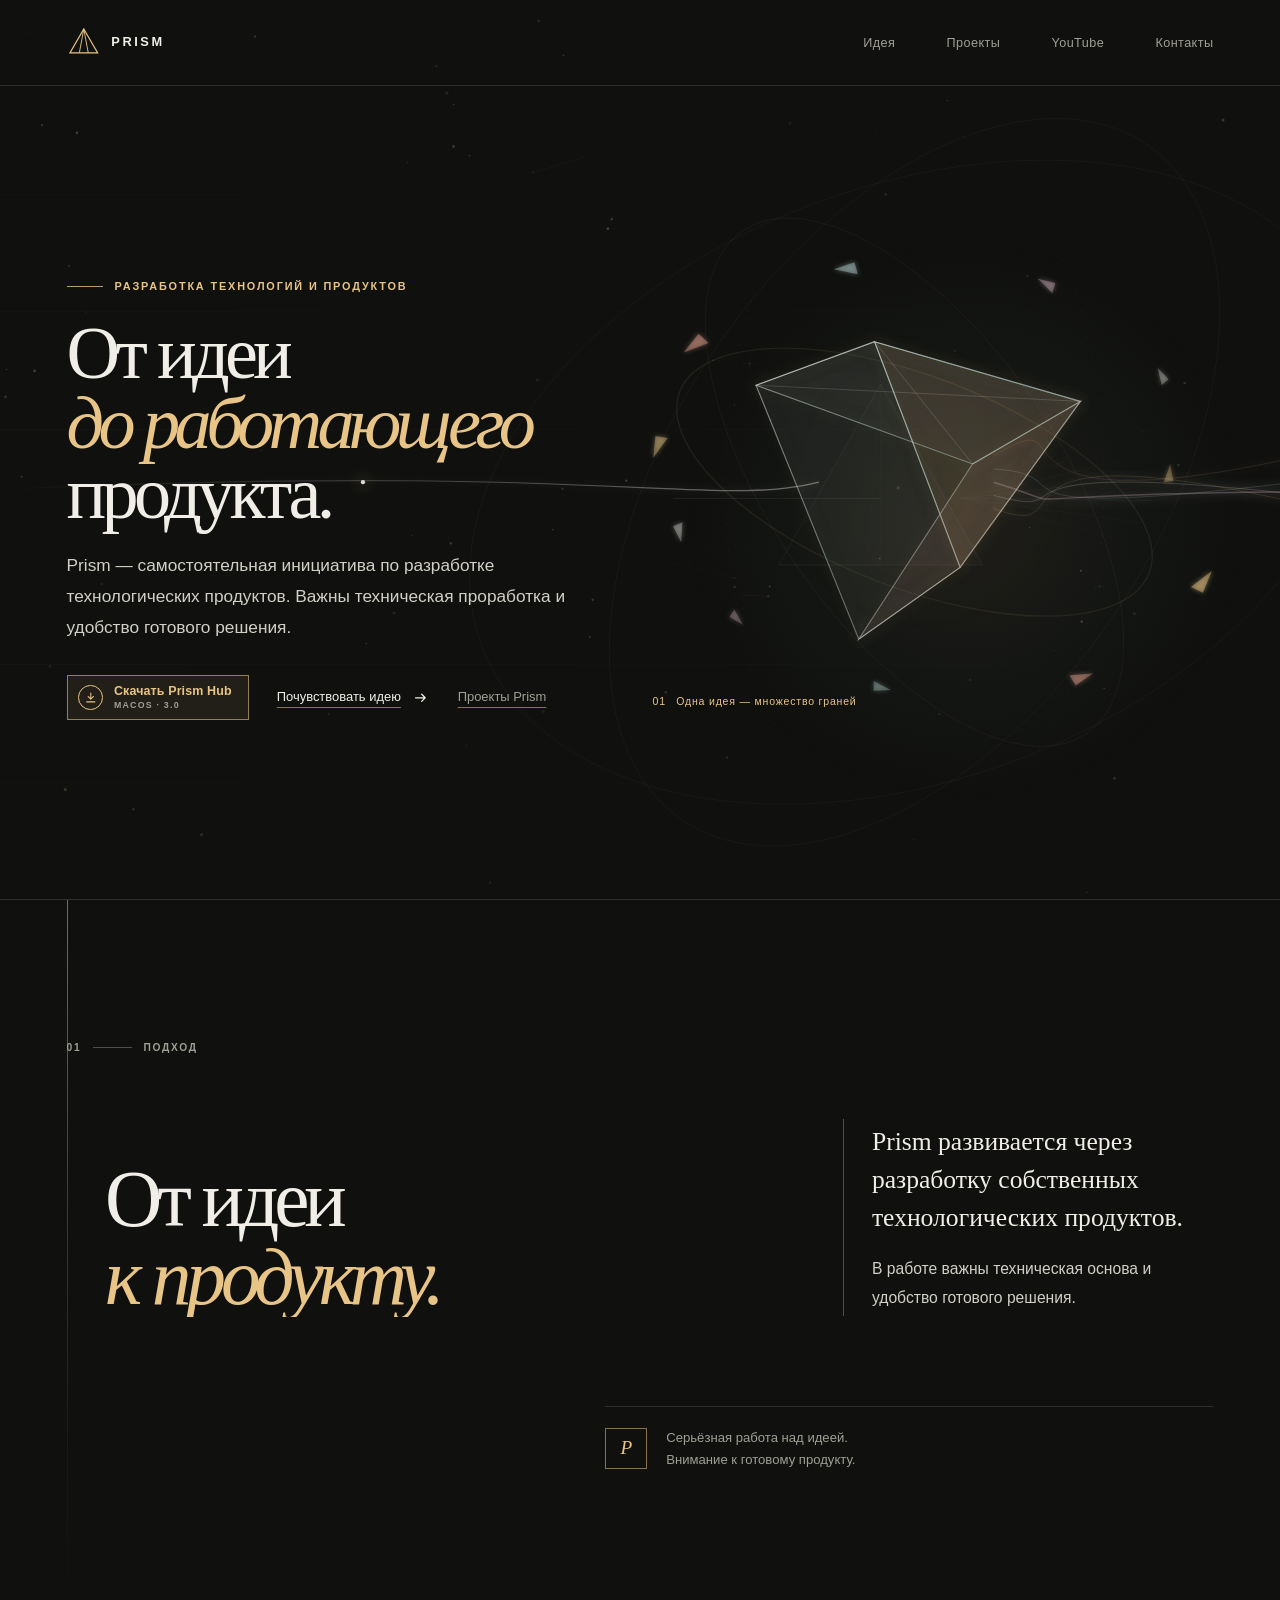
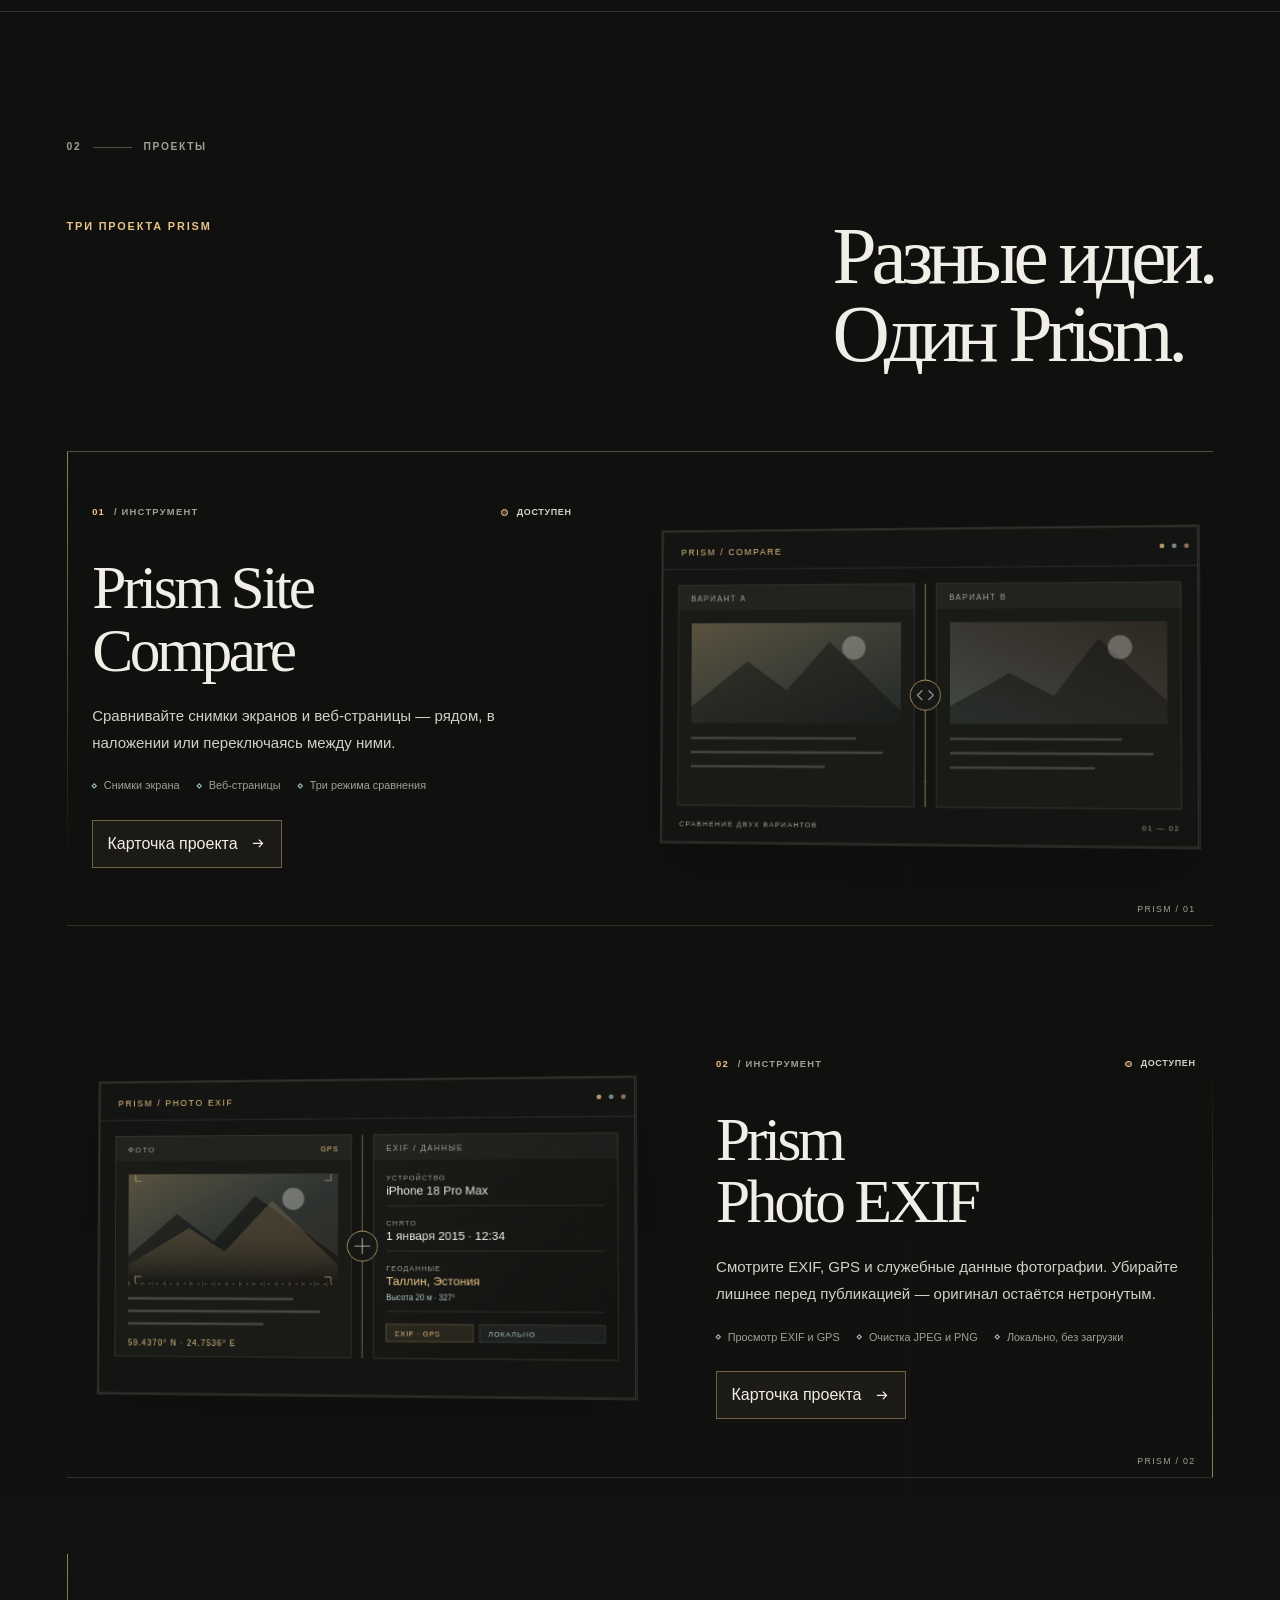
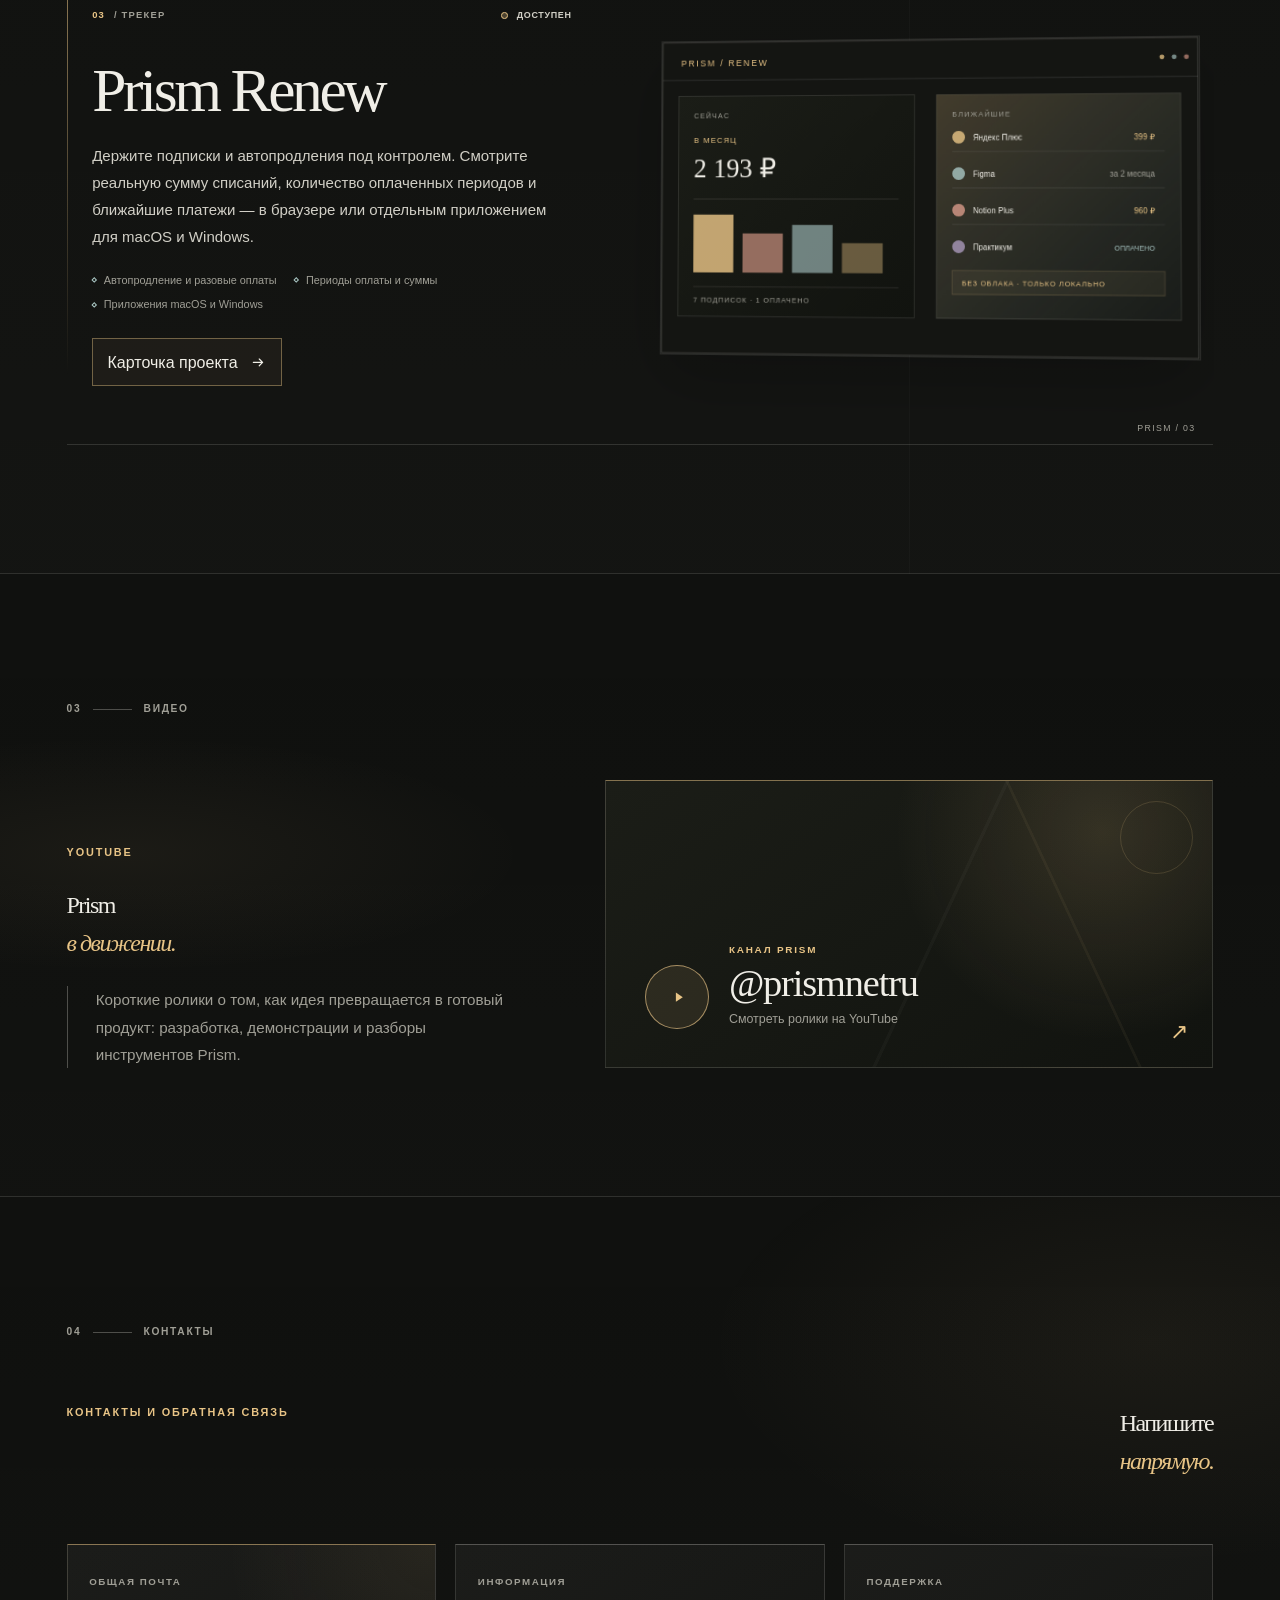
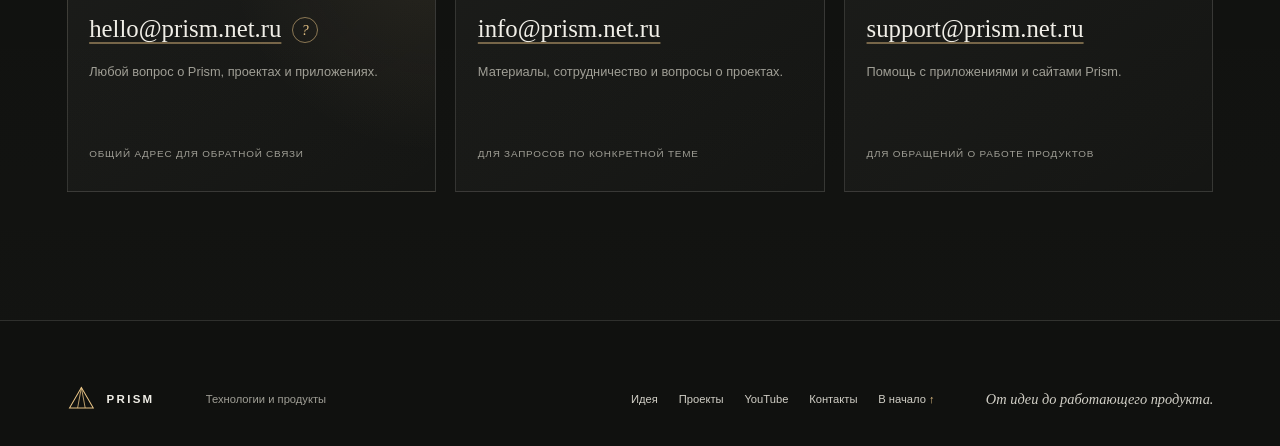
<file: index.html>
<!doctype html>
<html lang="ru">
<head>
  <meta charset="utf-8">
  <meta name="viewport" content="width=device-width, initial-scale=1">
  <meta name="theme-color" content="#101112">
  <meta name="description" content="Prism: От идеи до работающего продукта.">
  <title>Prism — От идеи до работающего продукта</title>
  <link rel="icon" type="image/svg+xml" href="./favicon.svg">
  <link rel="stylesheet" href="./site.css">
  <link rel="stylesheet" href="./project-modal.css">
  <link rel="stylesheet" href="./contacts.css">
  <link rel="stylesheet" href="./youtube.css">
  <link rel="stylesheet" href="./hero-download.css">
  <script src="./site.js" defer></script>
  <script src="./project-modal.js" defer></script>
  <script src="./contacts.js" defer></script>
  <!-- Yandex.Metrika counter -->
  <script type="text/javascript">
      (function(m,e,t,r,i,k,a){
          m[i]=m[i]||function(){(m[i].a=m[i].a||[]).push(arguments)};
          m[i].l=1*new Date();
          for (var j = 0; j < document.scripts.length; j++) {if (document.scripts[j].src === r) { return; }}
          k=e.createElement(t),a=e.getElementsByTagName(t)[0],k.async=1,k.src=r,a.parentNode.insertBefore(k,a)
      })(window, document,'script','https://mc.yandex.ru/metrika/tag.js?id=114206908', 'ym');

      ym(114206908, 'init', {ssr:true, webvisor:true, clickmap:true, ecommerce:"dataLayer", referrer: document.referrer, url: location.href, accurateTrackBounce:true, trackLinks:true});
  </script>
  <noscript><div><img src="https://mc.yandex.ru/watch/114206908" style="position:absolute; left:-9999px;" alt="" /></div></noscript>
  <!-- /Yandex.Metrika counter -->
</head>
<body>
  <a class="skip-link" href="#main-content">Перейти к содержанию</a>

  <div id="page-progress" aria-hidden="true">
    <span class="page-progress__fill"></span>
  </div>

  <canvas class="motion-world" id="prism-scene" aria-hidden="true"></canvas>

  <header class="site-header" id="site-header">
    <a class="brand" href="#hero" aria-label="Prism — на главную">
      <svg class="brand__mark" viewBox="0 0 40 40" role="img" aria-labelledby="brand-mark-title">
        <title id="brand-mark-title">Знак Prism</title>
        <path d="M20 3.5 36.5 32H3.5L20 3.5Z" fill="none" stroke="currentColor" stroke-width="1.4" />
        <path d="m20 3.5 5.3 28.5M20 3.5 14.7 32" fill="none" stroke="currentColor" stroke-width="1.1" />
      </svg>
      <span class="brand__word">PRISM</span>
    </a>

    <button class="menu-toggle" id="menu-toggle" type="button" aria-controls="site-nav" aria-expanded="false" aria-label="Открыть меню">
      <span class="menu-toggle__line" aria-hidden="true"></span>
      <span class="menu-toggle__line" aria-hidden="true"></span>
    </button>

    <nav class="site-nav" id="site-nav" aria-label="Основная навигация">
      <a class="site-nav__link" href="#idea">Идея</a>
      <a class="site-nav__link" href="#projects">Проекты</a>
      <a class="site-nav__link" href="#youtube">YouTube</a>
      <a class="site-nav__link" href="#contacts">Контакты</a>
    </nav>
  </header>

  <main id="main-content">
    <section class="hero" id="hero" aria-labelledby="hero-title">
      <div class="hero__copy" data-reveal>
        <p class="eyebrow"><span class="eyebrow__rule" aria-hidden="true"></span>Разработка технологий и продуктов</p>
        <h1 class="hero__title" id="hero-title">От идеи<br><span class="hero__title-accent">до работающего</span><br>продукта.</h1>
        <p class="hero__description">Prism — самостоятельная инициатива по разработке технологических продуктов. Важны техническая проработка и удобство готового решения.</p>
        <div class="hero__actions">
          <a class="hero-download" href="./downloads/Prism-Hub-macOS-3.0.zip" download>
            <span class="hero-download__icon" aria-hidden="true">
              <svg viewBox="0 0 20 20" focusable="false"><path d="M10 3v9m-4-4 4 4 4-4M4 16h12" fill="none" stroke="currentColor" stroke-width="1.5" stroke-linecap="round" stroke-linejoin="round" /></svg>
            </span>
            <span class="hero-download__copy">
              <strong>Скачать Prism Hub</strong>
              <small>macOS · 3.0</small>
            </span>
          </a>
          <a class="text-link text-link--primary" href="#idea">
            <span>Почувствовать идею</span>
            <svg viewBox="0 0 20 20" aria-hidden="true" focusable="false"><path d="M4 10h11m-4-4 4 4-4 4" fill="none" stroke="currentColor" stroke-width="1.4" stroke-linecap="round" stroke-linejoin="round" /></svg>
          </a>
          <a class="text-link text-link--quiet" href="#projects">Проекты Prism</a>
        </div>
      </div>

      <figure class="hero__visual" data-reveal>
        <svg class="prism-art" id="scroll-prism" viewBox="0 0 1000 760" role="img" aria-labelledby="prism-title prism-description" focusable="false">
          <title id="prism-title">Свет проходит сквозь призму</title>
          <desc id="prism-description">Абстрактная стеклянная призма преломляет тонкий луч, который расходится спектром в темноте.</desc>
          <defs>
            <linearGradient id="beam-spectrum" x1="0" y1="0" x2="1" y2="0">
              <stop offset="0" stop-color="#f6f0df" stop-opacity=".2" />
              <stop offset=".45" stop-color="#f6f0df" stop-opacity=".9" />
              <stop offset=".7" stop-color="#b2d8d8" />
              <stop offset="1" stop-color="#f0a7b8" stop-opacity=".65" />
            </linearGradient>
            <linearGradient id="prism-glass" x1=".18" y1=".1" x2=".84" y2=".92">
              <stop offset="0" stop-color="#f8f5ea" stop-opacity=".13" />
              <stop offset=".48" stop-color="#c6d7d2" stop-opacity=".035" />
              <stop offset="1" stop-color="#d8a8ba" stop-opacity=".12" />
            </linearGradient>
            <linearGradient id="prism-edge" x1=".05" y1=".1" x2=".92" y2=".9">
              <stop offset="0" stop-color="#f8f1dc" stop-opacity=".74" />
              <stop offset=".46" stop-color="#b5d1d1" stop-opacity=".46" />
              <stop offset="1" stop-color="#df9eb0" stop-opacity=".7" />
            </linearGradient>
            <radialGradient id="light-halo">
              <stop offset="0" stop-color="#e4d8b8" stop-opacity=".16" />
              <stop offset="1" stop-color="#e4d8b8" stop-opacity="0" />
            </radialGradient>
            <filter id="beam-glow" x="-30%" y="-100%" width="160%" height="300%">
              <feGaussianBlur stdDeviation="7" />
            </filter>
          </defs>

          <g class="prism-art__field" data-parallax="0.12" aria-hidden="true">
            <circle cx="505" cy="370" r="330" fill="url(#light-halo)" />
            <path d="M76 615H925M128 576H873" fill="none" stroke="#e9e4d7" stroke-opacity=".1" stroke-width="1" />
            <path d="M180 124v30m-15-15h30M832 542v24m-12-12h24" fill="none" stroke="#eee8d9" stroke-opacity=".34" stroke-width="1" />
            <circle cx="180" cy="139" r="2" fill="#eee8d9" fill-opacity=".7" />
            <circle cx="832" cy="554" r="2" fill="#eee8d9" fill-opacity=".7" />
          </g>

          <g class="prism-art__rays" data-parallax="0.2" aria-hidden="true">
            <path d="M38 390 424 390" fill="none" stroke="#f1ead7" stroke-opacity=".22" stroke-width="13" filter="url(#beam-glow)" />
            <path d="M38 390 424 390" fill="none" stroke="#f4efdf" stroke-opacity=".76" stroke-width="1.5" />
            <path d="M574 390 930 262" fill="none" stroke="#eaa6b5" stroke-opacity=".28" stroke-width="1" />
            <path d="M574 390 930 306" fill="none" stroke="#e9c49d" stroke-opacity=".36" stroke-width="1" />
            <path d="M574 390 930 350" fill="none" stroke="#d9d9b5" stroke-opacity=".52" stroke-width="1" />
            <path d="M574 390 930 394" fill="none" stroke="#a9c9c9" stroke-opacity=".7" stroke-width="1.2" />
            <path d="M574 390 930 438" fill="none" stroke="#b2b2d0" stroke-opacity=".44" stroke-width="1" />
            <path d="M574 390 930 482" fill="none" stroke="#d5a9c2" stroke-opacity=".35" stroke-width="1" />
            <path id="beam-path" d="M38 390H424L574 390 930 394" fill="none" stroke="url(#beam-spectrum)" stroke-width="2" />
          </g>

          <g class="prism-art__object" data-parallax="0.08" aria-hidden="true">
            <path d="M424 177 614 514 234 514 424 177Z" fill="url(#prism-glass)" stroke="url(#prism-edge)" stroke-width="1.5" />
            <path d="M424 177 424 514M424 177 614 514M424 514 234 514" fill="none" stroke="#f2eee2" stroke-opacity=".28" stroke-width="1" />
            <path d="M424 177 401 486 424 514" fill="none" stroke="#fff9e8" stroke-opacity=".18" stroke-width="1" />
            <path d="M424 177 614 514 424 514" fill="#d9e0d9" fill-opacity=".025" />
          </g>
        </svg>
        <figcaption class="hero__caption">
          <span class="hero__caption-label"><span aria-hidden="true">01</span> Одна идея — множество граней</span>
        </figcaption>
      </figure>
    </section>

    <section class="idea section" id="idea" aria-labelledby="idea-title">
      <div class="section__index" data-reveal aria-hidden="true">01 <span></span> ПОДХОД</div>
      <div class="idea__layout">
        <h2 class="section__title idea__title" id="idea-title" data-reveal>От идеи<br><em>к продукту.</em></h2>
        <div class="idea__text" data-reveal>
          <p class="idea__lead">Prism развивается через разработку собственных технологических продуктов.</p>
          <p>В работе важны техническая основа и удобство готового решения.</p>
        </div>
      </div>
      <div class="idea__aside" data-reveal>
        <span class="idea__aside-mark" aria-hidden="true">P</span>
        <p>Серьёзная работа над идеей.<br>Внимание к готовому продукту.</p>
      </div>
    </section>

    <section class="projects section" id="projects" aria-labelledby="projects-title">
      <div class="section__index" data-reveal aria-hidden="true">02 <span></span> ПРОЕКТЫ</div>
      <div class="projects__heading" data-reveal>
        <p class="eyebrow">Три проекта Prism</p>
        <h2 class="section__title" id="projects-title">Разные идеи.<br>Один Prism.</h2>
      </div>
      <article class="project-card" data-reveal aria-labelledby="project-compare-title">
        <div class="project-card__copy">
          <div class="project-card__meta">
            <span class="project-card__number"><span>01</span> / ИНСТРУМЕНТ</span>
            <span class="project-card__status"><span class="project-card__status-dot" aria-hidden="true"></span>Доступен</span>
          </div>
          <h3 class="project-card__title" id="project-compare-title">Prism Site Compare</h3>
          <p class="project-card__description">Сравнивайте снимки экранов и веб-страницы — рядом, в наложении или переключаясь между ними.</p>
          <ul class="project-card__features" aria-label="Возможности проекта">
            <li>Снимки экрана</li>
            <li>Веб-страницы</li>
            <li>Три режима сравнения</li>
          </ul>
          <button class="project-card__link project-card__open" type="button" data-project-open="compare" aria-haspopup="dialog" aria-controls="project-modal" aria-expanded="false">
            <span>Карточка проекта</span>
            <svg viewBox="0 0 20 20" aria-hidden="true" focusable="false"><path d="M4 10h11m-4-4 4 4-4 4" fill="none" stroke="currentColor" stroke-width="1.4" stroke-linecap="round" stroke-linejoin="round" /></svg>
          </button>
        </div>
        <div class="project-card__visual" aria-hidden="true">
          <svg class="project-preview" viewBox="0 0 680 400" focusable="false">
            <defs>
              <linearGradient id="preview-a" x1="0" y1="0" x2="1" y2="1">
                <stop offset="0" stop-color="#d7bd8c" stop-opacity=".34" />
                <stop offset="1" stop-color="#a9c6c3" stop-opacity=".08" />
              </linearGradient>
              <linearGradient id="preview-b" x1="0" y1="1" x2="1" y2="0">
                <stop offset="0" stop-color="#a9c6c3" stop-opacity=".28" />
                <stop offset="1" stop-color="#d89a88" stop-opacity=".1" />
              </linearGradient>
            </defs>
            <rect x="1" y="1" width="678" height="398" fill="#141512" stroke="rgba(240,238,231,.24)" />
            <path d="M1 49.5H679" stroke="rgba(240,238,231,.15)" />
            <text x="25" y="32" fill="#e8c486" font-size="11" letter-spacing="2.2">PRISM / COMPARE</text>
            <circle cx="635" cy="25" r="3" fill="#e8c486" opacity=".75" />
            <circle cx="650" cy="25" r="3" fill="#a9c6c3" opacity=".65" />
            <circle cx="665" cy="25" r="3" fill="#d89a88" opacity=".65" />
            <rect x="22" y="70" width="304" height="282" fill="#1a1b17" stroke="rgba(240,238,231,.14)" />
            <rect x="354" y="70" width="304" height="282" fill="#1a1b17" stroke="rgba(240,238,231,.14)" />
            <rect x="22" y="70" width="304" height="32" fill="rgba(240,238,231,.035)" />
            <rect x="354" y="70" width="304" height="32" fill="rgba(240,238,231,.035)" />
            <text x="38" y="91" fill="#a09f96" font-size="10" letter-spacing="1.8">ВАРИАНТ A</text>
            <text x="370" y="91" fill="#a09f96" font-size="10" letter-spacing="1.8">ВАРИАНТ B</text>
            <rect x="39" y="119" width="270" height="128" fill="url(#preview-a)" />
            <path d="M39 226 112 168l51 37 55-62 91 88v16H39Z" fill="rgba(16,17,15,.48)" />
            <circle cx="249" cy="151" r="15" fill="rgba(240,238,231,.3)" />
            <path d="M39 266H252M39 284H286M39 302H212" stroke="rgba(240,238,231,.2)" stroke-width="3" />
            <rect x="371" y="119" width="270" height="128" fill="url(#preview-b)" />
            <path d="M371 225 446 183l55 29 55-72 85 78v29H371Z" fill="rgba(16,17,15,.48)" />
            <circle cx="583" cy="151" r="15" fill="rgba(240,238,231,.3)" />
            <path d="M371 266H585M371 284H624M371 302H552" stroke="rgba(240,238,231,.2)" stroke-width="3" />
            <path d="M340 70V352" stroke="#e8c486" stroke-opacity=".75" />
            <circle cx="340" cy="211" r="19" fill="#171815" stroke="#e8c486" stroke-opacity=".78" />
            <path d="m336 205-6 6 6 6m8-12 6 6-6 6" fill="none" stroke="#f0eee7" stroke-opacity=".78" stroke-width="1.2" />
            <text x="24" y="379" fill="#a09f96" font-size="9" letter-spacing="1.7">СРАВНЕНИЕ ДВУХ ВАРИАНТОВ</text>
            <text x="656" y="379" text-anchor="end" fill="#a09f96" font-size="9" letter-spacing="1.7">01 — 02</text>
          </svg>
        </div>
        <span class="project-card__coordinate" aria-hidden="true">PRISM / 01</span>
      </article>

      <article class="project-card project-card--reverse" data-reveal aria-labelledby="project-exif-title">
        <div class="project-card__copy">
          <div class="project-card__meta">
            <span class="project-card__number"><span>02</span> / ИНСТРУМЕНТ</span>
            <span class="project-card__status"><span class="project-card__status-dot" aria-hidden="true"></span>Доступен</span>
          </div>
          <h3 class="project-card__title" id="project-exif-title">Prism Photo EXIF</h3>
          <p class="project-card__description">Смотрите EXIF, GPS и служебные данные фотографии. Убирайте лишнее перед публикацией — оригинал остаётся нетронутым.</p>
          <ul class="project-card__features" aria-label="Возможности проекта">
            <li>Просмотр EXIF и GPS</li>
            <li>Очистка JPEG и PNG</li>
            <li>Локально, без загрузки</li>
          </ul>
          <button class="project-card__link project-card__open" type="button" data-project-open="exif" aria-haspopup="dialog" aria-controls="project-modal" aria-expanded="false">
            <span>Карточка проекта</span>
            <svg viewBox="0 0 20 20" aria-hidden="true" focusable="false"><path d="M4 10h11m-4-4 4 4-4 4" fill="none" stroke="currentColor" stroke-width="1.4" stroke-linecap="round" stroke-linejoin="round" /></svg>
          </button>
        </div>
        <div class="project-card__visual" aria-hidden="true">
          <svg class="project-preview" viewBox="0 0 680 400" focusable="false">
            <defs>
              <linearGradient id="exif-sky" x1="0" y1="0" x2="1" y2="1">
                <stop offset="0" stop-color="#d7bd8c" stop-opacity=".34" />
                <stop offset=".55" stop-color="#a9c6c3" stop-opacity=".14" />
                <stop offset="1" stop-color="#d89a88" stop-opacity=".12" />
              </linearGradient>
              <linearGradient id="exif-horizon" x1="0" y1="0" x2="0" y2="1">
                <stop offset="0" stop-color="#e8c486" stop-opacity=".2" />
                <stop offset="1" stop-color="#10110f" stop-opacity=".7" />
              </linearGradient>
              <linearGradient id="exif-panel" x1="0" y1="0" x2="1" y2="1">
                <stop offset="0" stop-color="#1b1c18" />
                <stop offset="1" stop-color="#121310" />
              </linearGradient>
            </defs>

            <rect x="1" y="1" width="678" height="398" fill="#141512" stroke="rgba(240,238,231,.24)" />
            <path d="M1 49.5H679" stroke="rgba(240,238,231,.15)" />
            <text x="25" y="32" fill="#e8c486" font-size="11" letter-spacing="2.2" font-family="Helvetica Neue, Arial, sans-serif">PRISM / PHOTO EXIF</text>
            <circle cx="635" cy="25" r="3" fill="#e8c486" opacity=".75" />
            <circle cx="650" cy="25" r="3" fill="#a9c6c3" opacity=".65" />
            <circle cx="665" cy="25" r="3" fill="#d89a88" opacity=".65" />

            <rect x="22" y="70" width="304" height="282" fill="#1a1b17" stroke="rgba(240,238,231,.14)" />
            <rect x="22" y="70" width="304" height="32" fill="rgba(240,238,231,.035)" />
            <text x="38" y="91" fill="#a09f96" font-size="10" letter-spacing="1.8" font-family="Helvetica Neue, Arial, sans-serif">ФОТО</text>
            <text x="310" y="91" text-anchor="end" fill="#e8c486" font-size="9" letter-spacing="1.4" font-family="Helvetica Neue, Arial, sans-serif">GPS</text>

            <rect x="39" y="119" width="270" height="140" fill="url(#exif-sky)" />
            <path d="M39 224 102 170l48 35 53-58 106 77v35H39Z" fill="rgba(16,17,15,.58)" />
            <path d="M39 235 118 188l46 30 61-65 84 82v24H39Z" fill="url(#exif-horizon)" opacity=".8" />
            <circle cx="252" cy="151" r="14" fill="rgba(240,238,231,.34)" />
            <path d="M39 278H252M39 294H286M39 310H214" stroke="rgba(240,238,231,.22)" stroke-width="3" />
            <path d="M39 259h270" stroke="#e8c486" stroke-opacity=".5" stroke-width="1" stroke-dasharray="3 6" />
            <path d="M39 259h270" stroke="#e8c486" stroke-opacity=".22" stroke-width="7" stroke-dasharray="1 15" />
            <path d="M48 128v-8m0 8h8M300 128v-8m0 8h-8M48 250v8m0-8h8M300 250v8m0-8h-8" stroke="#e8c486" stroke-opacity=".7" fill="none" stroke-width="1" />
            <text x="39" y="338" fill="#e8c486" font-size="10" letter-spacing="1.4" font-family="Helvetica Neue, Arial, sans-serif">59.4370° N · 24.7536° E</text>

            <rect x="354" y="70" width="304" height="282" fill="url(#exif-panel)" stroke="rgba(240,238,231,.14)" />
            <rect x="354" y="70" width="304" height="32" fill="rgba(240,238,231,.035)" />
            <text x="370" y="91" fill="#a09f96" font-size="10" letter-spacing="1.8" font-family="Helvetica Neue, Arial, sans-serif">EXIF / ДАННЫЕ</text>

            <text x="370" y="128" fill="#a09f96" font-size="9" letter-spacing="1.4" font-family="Helvetica Neue, Arial, sans-serif">УСТРОЙСТВО</text>
            <text x="370" y="146" fill="#f0eee7" font-size="15" font-family="Helvetica Neue, Arial, sans-serif">iPhone 18 Pro Max</text>
            <path d="M370 160h272" stroke="rgba(240,238,231,.13)" />

            <text x="370" y="185" fill="#a09f96" font-size="9" letter-spacing="1.4" font-family="Helvetica Neue, Arial, sans-serif">СНЯТО</text>
            <text x="370" y="203" fill="#f0eee7" font-size="15" font-family="Helvetica Neue, Arial, sans-serif">1 января 2015 · 12:34</text>
            <path d="M370 217h272" stroke="rgba(240,238,231,.13)" />

            <text x="370" y="242" fill="#a09f96" font-size="9" letter-spacing="1.4" font-family="Helvetica Neue, Arial, sans-serif">ГЕОДАННЫЕ</text>
            <text x="370" y="260" fill="#e8c486" font-size="15" font-family="Helvetica Neue, Arial, sans-serif">Таллин, Эстония</text>
            <text x="370" y="279" fill="#a9c6c3" font-size="10" font-family="Helvetica Neue, Arial, sans-serif">Высота 20 м · 327°</text>
            <path d="M370 293h272" stroke="rgba(240,238,231,.13)" />

            <rect x="370" y="309" width="109" height="22" fill="rgba(232,196,134,.09)" stroke="rgba(232,196,134,.3)" />
            <text x="381" y="324" fill="#e8c486" font-size="9" letter-spacing="1.1" font-family="Helvetica Neue, Arial, sans-serif">EXIF · GPS</text>
            <rect x="487" y="309" width="155" height="22" fill="rgba(169,198,195,.07)" stroke="rgba(169,198,195,.2)" />
            <text x="498" y="324" fill="#a9c6c3" font-size="9" letter-spacing="1.1" font-family="Helvetica Neue, Arial, sans-serif">ЛОКАЛЬНО</text>

            <path d="M340 70V352" stroke="#e8c486" stroke-opacity=".6" />
            <circle cx="340" cy="211" r="19" fill="#171815" stroke="#e8c486" stroke-opacity=".78" />
            <path d="M340 201v20m-10-10h20" stroke="#f0eee7" stroke-opacity=".78" stroke-width="1.2" />
          </svg>
        </div>
        <span class="project-card__coordinate" aria-hidden="true">PRISM / 02</span>
      </article>

      <article class="project-card" data-reveal aria-labelledby="project-renew-title">
        <div class="project-card__copy">
          <div class="project-card__meta">
            <span class="project-card__number"><span>03</span> / ТРЕКЕР</span>
            <span class="project-card__status"><span class="project-card__status-dot" aria-hidden="true"></span>Доступен</span>
          </div>
          <h3 class="project-card__title" id="project-renew-title">Prism Renew</h3>
          <p class="project-card__description">Держите подписки и автопродления под контролем. Смотрите реальную сумму списаний, количество оплаченных периодов и ближайшие платежи — в браузере или отдельным приложением для macOS и Windows.</p>
          <ul class="project-card__features" aria-label="Возможности проекта">
            <li>Автопродление и разовые оплаты</li>
            <li>Периоды оплаты и суммы</li>
            <li>Приложения macOS и Windows</li>
          </ul>
          <button class="project-card__link project-card__open" type="button" data-project-open="renew" aria-haspopup="dialog" aria-controls="project-modal" aria-expanded="false">
            <span>Карточка проекта</span>
            <svg viewBox="0 0 20 20" aria-hidden="true" focusable="false"><path d="M4 10h11m-4-4 4 4-4 4" fill="none" stroke="currentColor" stroke-width="1.4" stroke-linecap="round" stroke-linejoin="round" /></svg>
          </button>
        </div>
        <div class="project-card__visual" aria-hidden="true">
          <svg class="project-preview" viewBox="0 0 680 400" focusable="false">
            <defs>
              <linearGradient id="renew-panel" x1="0" y1="0" x2="1" y2="1">
                <stop offset="0" stop-color="#1b1d17" />
                <stop offset="1" stop-color="#11130f" />
              </linearGradient>
              <linearGradient id="renew-glow" x1="0" y1="0" x2="1" y2="1">
                <stop offset="0" stop-color="#e8c486" stop-opacity=".22" />
                <stop offset="1" stop-color="#9bc5be" stop-opacity=".04" />
              </linearGradient>
            </defs>
            <rect x="1" y="1" width="678" height="398" fill="#141512" stroke="rgba(240,238,231,.24)" />
            <path d="M1 49.5H679" stroke="rgba(240,238,231,.15)" />
            <text x="25" y="32" fill="#e8c486" font-size="11" letter-spacing="2.2">PRISM / RENEW</text>
            <circle cx="635" cy="25" r="3" fill="#e8c486" opacity=".75" />
            <circle cx="650" cy="25" r="3" fill="#a9c6c3" opacity=".65" />
            <circle cx="665" cy="25" r="3" fill="#d89a88" opacity=".65" />

            <rect x="22" y="70" width="304" height="282" fill="url(#renew-panel)" stroke="rgba(240,238,231,.14)" />
            <text x="42" y="98" fill="#a09f96" font-size="9" letter-spacing="1.6">СЕЙЧАС</text>
            <text x="42" y="130" fill="#e8c486" font-size="10" letter-spacing="1.4">В МЕСЯЦ</text>
            <text x="42" y="174" fill="#f0eee7" font-size="34" font-family="Georgia, serif">2 193 ₽</text>
            <path d="M42 202H306" stroke="rgba(240,238,231,.14)" />
            <rect x="42" y="222" width="52" height="74" fill="#e8c486" opacity=".82" />
            <rect x="106" y="246" width="52" height="50" fill="#d89a88" opacity=".66" />
            <rect x="170" y="235" width="52" height="61" fill="#a9c6c3" opacity=".62" />
            <rect x="234" y="258" width="52" height="38" fill="#e8c486" opacity=".4" />
            <path d="M42 314H306" stroke="rgba(240,238,231,.12)" />
            <text x="42" y="334" fill="#a09f96" font-size="9" letter-spacing="1.2">7 ПОДПИСОК · 1 ОПЛАЧЕНО</text>

            <rect x="354" y="70" width="304" height="282" fill="url(#renew-glow)" stroke="rgba(240,238,231,.14)" />
            <text x="374" y="98" fill="#a09f96" font-size="9" letter-spacing="1.6">БЛИЖАЙШИЕ</text>
            <circle cx="382" cy="124" r="8" fill="#e8c486" opacity=".8" />
            <text x="400" y="128" fill="#f0eee7" font-size="10">Яндекс Плюс</text>
            <text x="626" y="128" text-anchor="end" fill="#e8c486" font-size="10">399 ₽</text>
            <path d="M374 142H638" stroke="rgba(240,238,231,.1)" />
            <circle cx="382" cy="170" r="8" fill="#a9c6c3" opacity=".8" />
            <text x="400" y="174" fill="#f0eee7" font-size="10">Figma</text>
            <text x="626" y="174" text-anchor="end" fill="#a09f96" font-size="10">за 2 месяца</text>
            <path d="M374 188H638" stroke="rgba(240,238,231,.1)" />
            <circle cx="382" cy="216" r="8" fill="#d89a88" opacity=".8" />
            <text x="400" y="220" fill="#f0eee7" font-size="10">Notion Plus</text>
            <text x="626" y="220" text-anchor="end" fill="#e8c486" font-size="10">960 ₽</text>
            <path d="M374 234H638" stroke="rgba(240,238,231,.1)" />
            <circle cx="382" cy="262" r="8" fill="#b9a7d0" opacity=".7" />
            <text x="400" y="266" fill="#f0eee7" font-size="10">Практикум</text>
            <text x="626" y="266" text-anchor="end" fill="#a9c6c3" font-size="9">ОПЛАЧЕНО</text>
            <rect x="374" y="292" width="264" height="30" fill="rgba(232,196,134,.06)" stroke="rgba(232,196,134,.22)" />
            <text x="386" y="311" fill="#e8c486" font-size="9" letter-spacing="1">БЕЗ ОБЛАКА · ТОЛЬКО ЛОКАЛЬНО</text>
          </svg>
        </div>
        <span class="project-card__coordinate" aria-hidden="true">PRISM / 03</span>
      </article>
    </section>

    <section class="youtube section" id="youtube" aria-labelledby="youtube-title">
      <div class="section__index" data-reveal aria-hidden="true">03 <span></span> ВИДЕО</div>
      <div class="youtube__layout">
        <div class="youtube__intro" data-reveal>
          <p class="eyebrow">YouTube</p>
          <h2 class="section__title youtube__title" id="youtube-title">Prism<br><em>в движении.</em></h2>
          <p class="youtube__lead">Короткие ролики о том, как идея превращается в готовый продукт: разработка, демонстрации и разборы инструментов Prism.</p>
        </div>

        <a class="youtube-card" href="https://www.youtube.com/@prismnetru" target="_blank" rel="noopener noreferrer" data-reveal aria-label="Открыть YouTube-канал Prism">
          <span class="youtube-card__play" aria-hidden="true">
            <svg viewBox="0 0 24 24" focusable="false"><path d="m9 6 9 6-9 6V6Z" fill="currentColor" /></svg>
          </span>
          <span class="youtube-card__copy">
            <span class="youtube-card__label">Канал Prism</span>
            <strong>@prismnetru</strong>
            <span>Смотреть ролики на YouTube</span>
          </span>
          <span class="youtube-card__arrow" aria-hidden="true">↗</span>
        </a>
      </div>
    </section>

    <section class="contacts section" id="contacts" aria-labelledby="contacts-title">
      <div class="section__index" data-reveal aria-hidden="true">04 <span></span> КОНТАКТЫ</div>
      <div class="contacts__heading" data-reveal>
        <p class="eyebrow">Контакты и обратная связь</p>
        <h2 class="section__title contacts__title" id="contacts-title">Напишите<br><em>напрямую.</em></h2>
      </div>
      <div class="contacts__grid">
        <article class="contact-card contact-card--general">
          <div class="contact-card__head">
            <span class="contact-card__label">Общая почта</span>
          </div>
          <div class="contact-card__email-row">
            <a class="contact-card__email" href="mailto:hello@prism.net.ru">hello@prism.net.ru</a>
            <button class="contact-help" type="button" data-contact-help aria-label="Пояснение к общей почте" aria-describedby="contact-help-tip" aria-controls="contact-help-tip" aria-expanded="false">?</button>
            <div class="contact-tooltip" id="contact-help-tip" role="tooltip" hidden>
              <p><strong>Можно писать с любым вопросом.</strong> На общую почту можно обратиться и за информацией, и за поддержкой — ответят.</p>
              <p>Для вопросов по конкретной теме есть отдельные адреса: info@prism.net.ru — информация, support@prism.net.ru — поддержка.</p>
            </div>
          </div>
          <p class="contact-card__description">Любой вопрос о Prism, проектах и приложениях.</p>
          <p class="contact-card__footer">Общий адрес для обратной связи</p>
        </article>

        <article class="contact-card">
          <div class="contact-card__head">
            <span class="contact-card__label">Информация</span>
          </div>
          <a class="contact-card__email" href="mailto:info@prism.net.ru">info@prism.net.ru</a>
          <p class="contact-card__description">Материалы, сотрудничество и вопросы о проектах.</p>
          <p class="contact-card__footer">Для запросов по конкретной теме</p>
        </article>

        <article class="contact-card">
          <div class="contact-card__head">
            <span class="contact-card__label">Поддержка</span>
          </div>
          <a class="contact-card__email" href="mailto:support@prism.net.ru">support@prism.net.ru</a>
          <p class="contact-card__description">Помощь с приложениями и сайтами Prism.</p>
          <p class="contact-card__footer">Для обращений о работе продуктов</p>
        </article>
      </div>
    </section>
  </main>

  <div class="project-modal" id="project-modal" hidden>
    <div class="project-modal__backdrop" data-project-close></div>
    <section class="project-modal__panel" role="dialog" aria-modal="true" aria-labelledby="project-modal-title" aria-describedby="project-modal-description" tabindex="-1">
      <button class="project-modal__close" type="button" data-project-close aria-label="Закрыть карточку проекта">
        <span aria-hidden="true">×</span>
      </button>
      <div class="project-modal__meta">
        <span class="project-modal__index" id="project-modal-index">01</span>
        <span class="project-modal__kind" id="project-modal-kind">ИНСТРУМЕНТ</span>
        <span class="project-modal__status"><span class="project-modal__status-dot" aria-hidden="true"></span><span id="project-modal-status">Доступен</span></span>
      </div>
      <h2 class="project-modal__title" id="project-modal-title">Prism Site Compare</h2>
      <p class="project-modal__description" id="project-modal-description">—</p>
      <ul class="project-modal__features" id="project-modal-features" aria-label="Возможности проекта"></ul>
      <div class="project-modal__actions">
        <a class="project-modal__site" id="project-modal-site" href="https://prism.net.ru/projects/prism-site-compare/" target="_blank" rel="noopener noreferrer">
          <span>Открыть сайт проекта</span>
          <svg viewBox="0 0 20 20" aria-hidden="true" focusable="false"><path d="M4 10h11m-4-4 4 4-4 4" fill="none" stroke="currentColor" stroke-width="1.4" stroke-linecap="round" stroke-linejoin="round" /></svg>
        </a>
        <div class="project-modal__download">
          <button class="project-modal__demo" id="project-modal-demo" type="button" aria-expanded="false" aria-controls="project-download-menu">
            <span>Скачать приложение</span>
            <svg viewBox="0 0 20 20" aria-hidden="true" focusable="false"><path d="M10 4v8m-4-4 4 4 4-4M5 16h10" fill="none" stroke="currentColor" stroke-width="1.4" stroke-linecap="round" stroke-linejoin="round" /></svg>
          </button>
          <div class="project-download-menu" id="project-download-menu" role="menu" aria-label="Выберите систему" hidden>
            <p class="project-download-menu__title">Скачать для</p>
            <button type="button" role="menuitem" data-platform="macOS">
              <span>macOS</span>
              <small>zip</small>
            </button>
            <button type="button" role="menuitem" data-platform="Windows">
              <span>Windows</span>
              <small>zip</small>
            </button>
          </div>
        </div>
      </div>
      <p class="project-modal__note" id="project-modal-note" role="status" aria-live="polite">Демо-сборки пока не загружены.</p>
    </section>
  </div>

  <footer class="site-footer" id="footer">
    <a class="brand brand--footer" href="#hero" aria-label="Prism — в начало страницы">
      <svg class="brand__mark" viewBox="0 0 40 40" role="img" aria-labelledby="footer-brand-mark-title">
        <title id="footer-brand-mark-title">Знак Prism</title>
        <path d="M20 3.5 36.5 32H3.5L20 3.5Z" fill="none" stroke="currentColor" stroke-width="1.4" />
        <path d="m20 3.5 5.3 28.5M20 3.5 14.7 32" fill="none" stroke="currentColor" stroke-width="1.1" />
      </svg>
      <span class="brand__word">PRISM</span>
    </a>
    <p class="site-footer__note">Технологии и продукты</p>
    <nav class="site-footer__nav" aria-label="Навигация в подвале">
      <a href="#idea">Идея</a>
      <a href="#projects">Проекты</a>
      <a href="#youtube">YouTube</a>
      <a href="#contacts">Контакты</a>
      <a href="#hero">В начало <span aria-hidden="true">↑</span></a>
    </nav>
    <p class="site-footer__signature">От идеи до работающего продукта.</p>
  </footer>
  <button id="back-to-top" class="back-to-top" type="button" aria-label="Вернуться к началу страницы" aria-hidden="true" tabindex="-1">
    <svg viewBox="0 0 24 24" aria-hidden="true" focusable="false"><path d="M12 19V5m-6 6 6-6 6 6" fill="none" stroke="currentColor" stroke-width="1.6" stroke-linecap="round" stroke-linejoin="round" /></svg>
  </button>
</body>
</html>
</file>
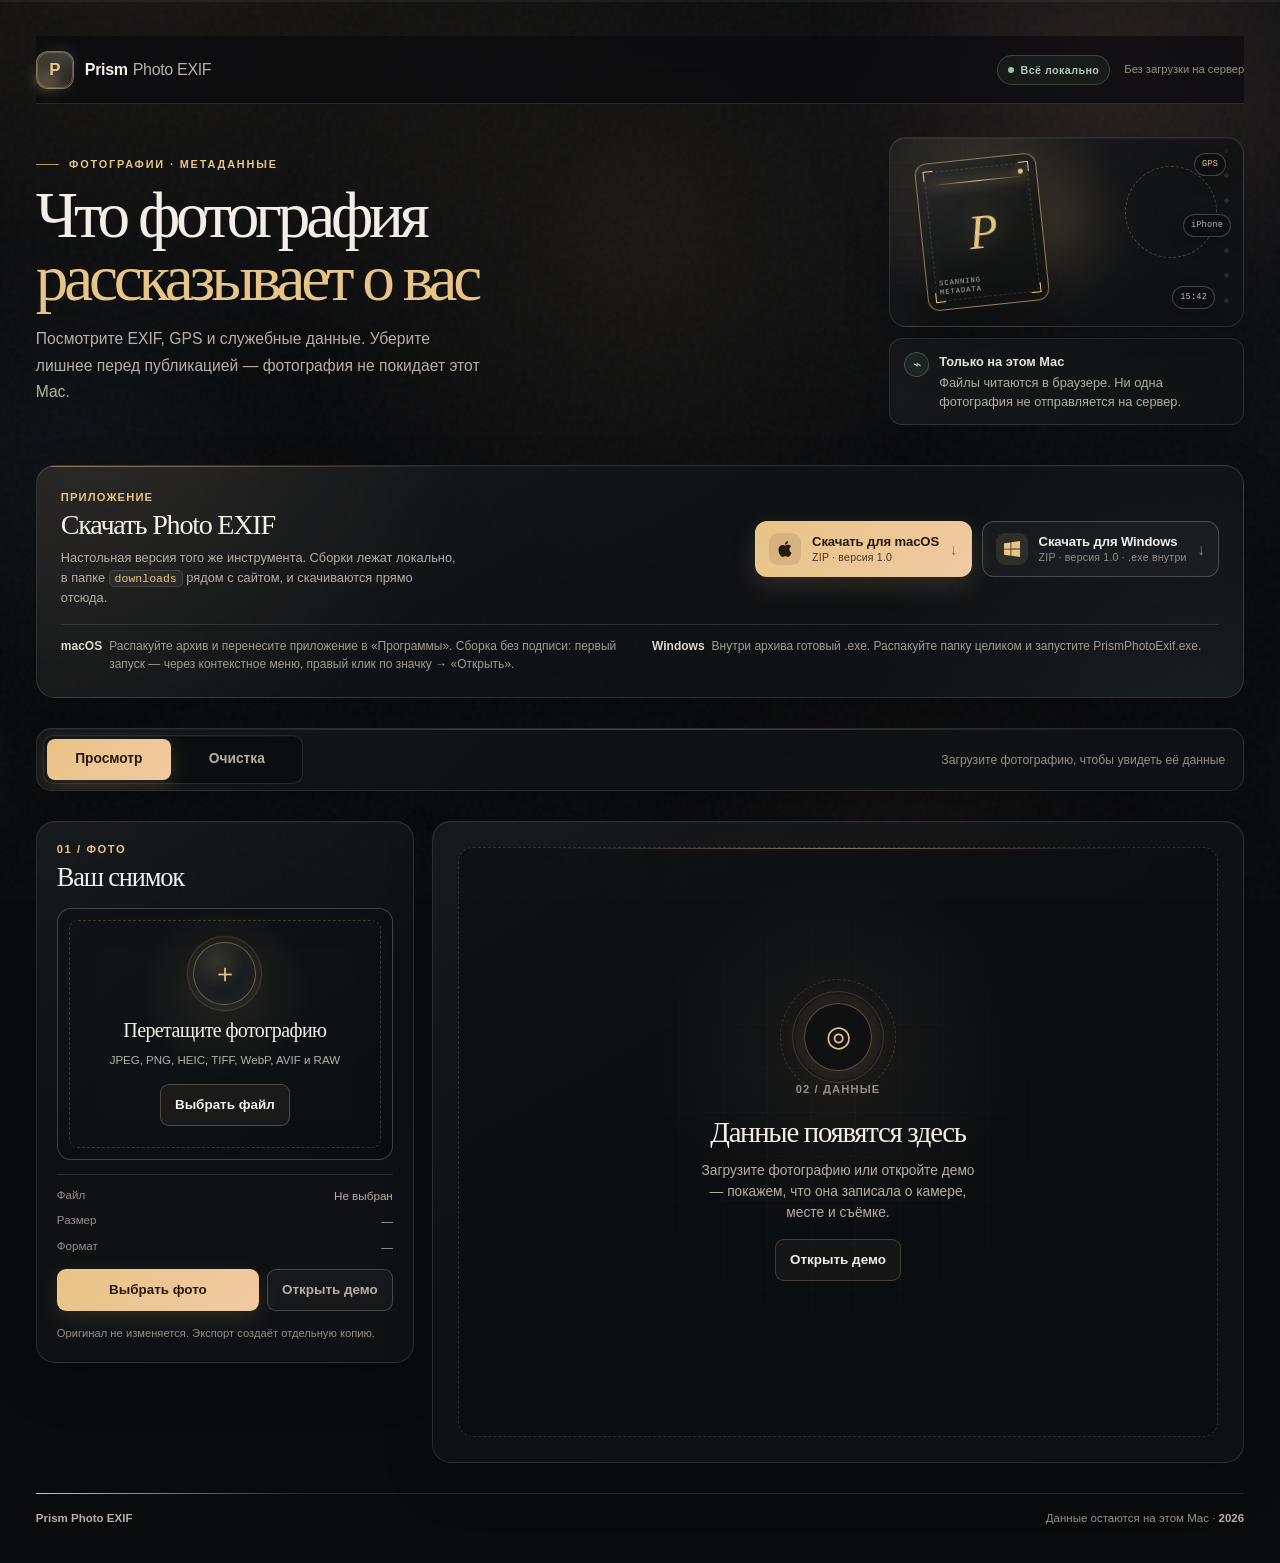
<file: projects/prism-photo-exif/index.html>
<!doctype html>
<html lang="ru">
<head>
  <meta charset="utf-8">
  <meta name="viewport" content="width=device-width, initial-scale=1">
  <title>Prism Photo EXIF — что фотография рассказывает о вас</title>
  <meta name="description" content="Просмотр EXIF, GPS и служебных данных фотографии. Локальная очистка перед публикацией — без загрузки на сервер.">
  <meta name="theme-color" content="#0e1012">
  <link rel="icon" href="favicon.svg" type="image/svg+xml">
  <link rel="stylesheet" href="styles.css">
  <link rel="stylesheet" href="motion.css">
  <!-- Yandex.Metrika counter -->
  <script type="text/javascript">
      (function(m,e,t,r,i,k,a){
          m[i]=m[i]||function(){(m[i].a=m[i].a||[]).push(arguments)};
          m[i].l=1*new Date();
          for (var j = 0; j < document.scripts.length; j++) {if (document.scripts[j].src === r) { return; }}
          k=e.createElement(t),a=e.getElementsByTagName(t)[0],k.async=1,k.src=r,a.parentNode.insertBefore(k,a)
      })(window, document,'script','https://mc.yandex.ru/metrika/tag.js?id=114206908', 'ym');

      ym(114206908, 'init', {ssr:true, webvisor:true, clickmap:true, ecommerce:"dataLayer", referrer: document.referrer, url: location.href, accurateTrackBounce:true, trackLinks:true});
  </script>
  <noscript><div><img src="https://mc.yandex.ru/watch/114206908" style="position:absolute; left:-9999px;" alt="" /></div></noscript>
  <!-- /Yandex.Metrika counter -->
</head>
<body>
  <div class="ambient" aria-hidden="true">
    <span class="ambient-orb ambient-orb-a"></span>
    <span class="ambient-orb ambient-orb-b"></span>
    <span class="ambient-orb ambient-orb-c"></span>
    <span class="ambient-grain"></span>
  </div>

  <div class="page-progress" aria-hidden="true"><i id="pageProgressBar"></i></div>

  <a class="skip-link" href="#appMain">Перейти к содержимому</a>

  <div class="app-shell">
    <header class="app-header">
      <a class="brand" href="./" aria-label="Prism Photo EXIF — на главную">
        <span class="brand-mark" aria-hidden="true">P</span>
        <span class="brand-name">Prism <span>Photo EXIF</span></span>
      </a>
      <div class="header-side">
        <span class="local-badge"><span class="local-dot" aria-hidden="true"></span>Всё локально</span>
        <span class="header-note">Без загрузки на сервер</span>
      </div>
    </header>

    <main id="appMain" class="workspace" tabindex="-1">
      <section class="intro" aria-labelledby="pageTitle">
        <div class="intro-copy">
          <p class="eyebrow">ФОТОГРАФИИ · МЕТАДАННЫЕ</p>
          <h1 id="pageTitle">Что фотография<br><span class="accent">рассказывает о вас</span></h1>
          <p class="lead">Посмотрите EXIF, GPS и служебные данные. Уберите лишнее перед публикацией — фотография не покидает этот Mac.</p>
        </div>
        <aside class="hero-side" aria-label="Принцип работы">
          <div class="hero-scan" aria-hidden="true">
            <div class="hero-scan-glow"></div>
            <div class="hero-scan-frame">
              <span class="hero-scan-corner hero-scan-corner-a"></span>
              <span class="hero-scan-corner hero-scan-corner-b"></span>
              <span class="hero-scan-corner hero-scan-corner-c"></span>
              <span class="hero-scan-corner hero-scan-corner-d"></span>
              <span class="hero-scan-line"></span>
              <span class="hero-scan-letter">P</span>
              <span class="hero-scan-caption">SCANNING<br>METADATA</span>
            </div>
            <span class="hero-chip hero-chip-gps">GPS</span>
            <span class="hero-chip hero-chip-device">iPhone</span>
            <span class="hero-chip hero-chip-time">15:42</span>
            <span class="hero-scan-orbit"></span>
          </div>
          <div class="privacy-note">
            <span class="privacy-mark" aria-hidden="true">⌁</span>
            <div>
              <strong>Только на этом Mac</strong>
              <p>Файлы читаются в браузере. Ни одна фотография не отправляется на сервер.</p>
            </div>
          </div>
        </aside>
      </section>

      <section class="download-band" id="download" aria-labelledby="downloadTitle" data-reveal>
        <div class="download-panel">
          <div class="download-intro">
            <p class="eyebrow">ПРИЛОЖЕНИЕ</p>
            <h2 id="downloadTitle">Скачать Photo EXIF</h2>
            <p class="download-lead">Настольная версия того же инструмента. Сборки лежат локально, в папке <code>downloads</code> рядом с сайтом, и скачиваются прямо отсюда.</p>
          </div>
          <div class="download-actions">
            <a class="download-button download-button--primary" href="./downloads/Prism-Photo-EXIF-macOS-1.0.zip" download>
              <span class="download-glyph" aria-hidden="true">
                <svg viewBox="0 0 24 24" focusable="false"><path d="M12.152 6.896c-.948 0-2.415-1.078-3.96-1.04-2.04.027-3.91 1.183-4.961 3.014-2.117 3.675-.546 9.103 1.519 12.09 1.013 1.454 2.208 3.09 3.792 3.031 1.52-.065 2.09-.987 3.935-.987 1.831 0 2.35.987 3.96.948 1.637-.026 2.676-1.48 3.676-2.948 1.156-1.688 1.636-3.325 1.662-3.415-.039-.013-3.182-1.221-3.22-4.857-.026-3.04 2.48-4.494 2.597-4.559-1.429-2.09-3.623-2.324-4.39-2.376-2-.156-3.675 1.09-4.61 1.09zM15.53 3.83c.843-1.012 1.4-2.427 1.245-3.83-1.207.052-2.662.805-3.532 1.818-.78.896-1.454 2.338-1.273 3.714 1.338.104 2.715-.688 3.559-1.701"/></svg>
              </span>
              <span class="download-button-text">
                <strong>Скачать для macOS</strong>
                <span>ZIP · версия 1.0</span>
              </span>
              <span class="download-arrow" aria-hidden="true">↓</span>
            </a>
            <a class="download-button" href="./downloads/Prism-Photo-EXIF-Windows-1.0.zip" download>
              <span class="download-glyph" aria-hidden="true">
                <svg viewBox="0 0 24 24" focusable="false"><path d="M0 3.449 9.75 2.1v9.451H0m10.949-9.602L24 0v11.4H10.938M0 12.6h9.75v9.451L0 20.699M10.949 12.6H24V24l-12.9-1.801"/></svg>
              </span>
              <span class="download-button-text">
                <strong>Скачать для Windows</strong>
                <span>ZIP · версия 1.0 · .exe внутри</span>
              </span>
              <span class="download-arrow" aria-hidden="true">↓</span>
            </a>
          </div>
          <div class="download-notes">
            <p><strong>macOS</strong>Распакуйте архив и перенесите приложение в «Программы». Сборка без подписи: первый запуск — через контекстное меню, правый клик по значку → «Открыть».</p>
            <p><strong>Windows</strong>Внутри архива готовый .exe. Распакуйте папку целиком и запустите PrismPhotoExif.exe.</p>
          </div>
        </div>
      </section>

      <section class="mode-bar" aria-label="Режим работы">
        <div class="mode-switch" role="tablist" aria-label="Режим работы">
          <span class="mode-glider" aria-hidden="true"></span>
          <button class="mode-tab is-active" id="tabView" type="button" role="tab" aria-selected="true" aria-controls="viewPane" data-mode="view">Просмотр</button>
          <button class="mode-tab" id="tabClean" type="button" role="tab" aria-selected="false" aria-controls="cleanPane" data-mode="clean">Очистка</button>
        </div>
        <p class="mode-hint" id="modeHint">Загрузите фотографию, чтобы увидеть её данные</p>
      </section>

      <div class="photo-workspace" data-reveal>
        <aside class="panel photo-card" aria-labelledby="photoTitle">
          <div class="panel-heading">
            <div>
              <p class="eyebrow">01 / ФОТО</p>
              <h2 id="photoTitle">Ваш снимок</h2>
            </div>
            <span class="file-kind" id="fileKind">—</span>
          </div>

          <p class="load-error" id="loadError" role="alert" hidden></p>

          <div class="drop-zone" id="dropZone" tabindex="0" role="button" aria-label="Загрузить фотографию">
            <input id="fileInput" type="file" accept="image/jpeg,image/png,image/webp,image/heic,image/heif,image/tiff,image/avif,.dng,.DNG,.cr2,.CR2,.nef,.NEF,.arw,.ARW,.raf,.RAF,.orf,.ORF,.rw2,.RW2" hidden>

            <div class="drop-empty" id="dropEmpty">
              <div class="drop-icon" aria-hidden="true">＋</div>
              <p class="drop-title">Перетащите фотографию</p>
              <p class="drop-copy">JPEG, PNG, HEIC, TIFF, WebP, AVIF и RAW</p>
              <span class="button button-secondary">Выбрать файл</span>
            </div>

            <div class="photo-preview" id="photoPreview" hidden>
              <img id="photoImage" alt="Предпросмотр выбранной фотографии">
              <div class="preview-shade" aria-hidden="true"></div>
              <div class="preview-fallback" id="previewFallback" hidden>
                <span aria-hidden="true">◌</span>
                <p>Предпросмотр недоступен в этом браузере.<br>Данные фотографии всё равно можно посмотреть.</p>
              </div>
              <span class="preview-badge" id="previewBadge">—</span>
              <button class="button button-quiet preview-replace" id="replaceButton" type="button">Заменить</button>
            </div>
          </div>

          <div class="photo-meta" aria-live="polite">
            <div class="meta-row"><span>Файл</span><strong id="metaName">Не выбран</strong></div>
            <div class="meta-row"><span>Размер</span><strong id="metaSize">—</strong></div>
            <div class="meta-row"><span>Формат</span><strong id="metaType">—</strong></div>
          </div>

          <div class="photo-actions">
            <button class="button button-primary" id="pickButton" type="button">Выбрать фото</button>
            <button class="button button-quiet" id="demoButton" type="button">Открыть демо</button>
          </div>
          <p class="panel-note">Оригинал не изменяется. Экспорт создаёт отдельную копию.</p>
        </aside>

        <section class="panel data-card" aria-label="Данные фотографии">
          <div class="data-empty" id="emptyData">
            <span class="empty-mark" aria-hidden="true">◎</span>
            <p class="eyebrow">02 / ДАННЫЕ</p>
            <h2>Данные появятся здесь</h2>
            <p>Загрузите фотографию или откройте демо — покажем, что она записала о камере, месте и съёмке.</p>
            <button class="button button-secondary" id="emptyDemoButton" type="button">Открыть демо</button>
          </div>

          <div class="data-pane" id="viewPane" hidden>
            <div class="privacy-banner" id="privacyBanner" role="status">
              <span class="banner-icon" id="privacyIcon" aria-hidden="true">!</span>
              <div class="banner-copy">
                <strong id="privacyTitle">Проверяем данные…</strong>
                <p id="privacyText">—</p>
              </div>
              <span class="banner-count" id="privacyCount">—</span>
            </div>

            <section class="diagnostics" id="diagnostics" hidden aria-labelledby="diagnosticsTitle">
              <button class="diagnostics-toggle" id="diagnosticsToggle" type="button" aria-expanded="false" aria-controls="diagnosticsBody">
                <span class="diagnostics-mark" aria-hidden="true">?</span>
                <span>
                  <strong id="diagnosticsTitle">Почему данных нет?</strong>
                  <small>Покажем, что именно проверило приложение</small>
                </span>
                <span class="diagnostics-chevron" aria-hidden="true">⌄</span>
              </button>
              <div class="diagnostics-body" id="diagnosticsBody" hidden>
                <p id="diagnosticsText">—</p>
                <dl id="diagnosticsFacts"></dl>
              </div>
            </section>

            <div class="summary-grid" id="summaryGrid">
              <article class="summary-card">
                <span class="summary-label">Устройство</span>
                <strong id="sumDevice">—</strong>
                <span class="summary-sub" id="sumDeviceSub">Не записано</span>
              </article>
              <article class="summary-card">
                <span class="summary-label">Снято</span>
                <strong id="sumDate">—</strong>
                <span class="summary-sub" id="sumDateSub">Дата не записана</span>
              </article>
              <article class="summary-card">
                <span class="summary-label">Место</span>
                <strong id="sumPlace">—</strong>
                <span class="summary-sub" id="sumPlaceSub">Геоданных нет</span>
              </article>
              <article class="summary-card">
                <span class="summary-label">Файл</span>
                <strong id="sumFile">—</strong>
                <span class="summary-sub" id="sumFileSub">—</span>
              </article>
            </div>

            <div class="exposure-strip" id="exposureStrip" hidden>
              <span class="exposure-label">Съёмка</span>
              <div class="exposure-items" id="exposureItems"></div>
            </div>

            <section class="location-card" id="locationCard" hidden aria-labelledby="locationTitle">
              <div class="mini-map" aria-hidden="true">
                <div class="map-grid"></div>
                <span class="map-ring"></span>
                <span class="map-pin">P</span>
                <span class="map-compass">N</span>
              </div>
              <div class="location-copy">
                <p class="eyebrow">ГЕОДАННЫЕ</p>
                <h3 id="locationTitle">Место съёмки</h3>
                <p class="location-coords" id="locCoords">—</p>
                <div class="location-facts">
                  <span>Высота <strong id="locAltitude">—</strong></span>
                  <span>Направление <strong id="locDirection">—</strong></span>
                </div>
                <a class="text-link" id="locMapLink" href="#" target="_blank" rel="noopener noreferrer">Открыть на карте ↗</a>
                <p class="location-note">Ссылка откроет OpenStreetMap в новой вкладке.</p>
              </div>
            </section>

            <section class="tags-section" aria-labelledby="tagsTitle">
              <div class="section-head">
                <div>
                  <p class="eyebrow">ВСЕ ДАННЫЕ</p>
                  <h2 id="tagsTitle">Что записано в файле</h2>
                </div>
                <div class="tag-tools">
                  <label class="search-field">
                    <span class="search-icon" aria-hidden="true">⌕</span>
                    <span class="sr-only">Поиск по тегам и значениям</span>
                    <input id="tagSearch" type="search" placeholder="Найти тег или значение" autocomplete="off">
                  </label>
                  <label class="select-field">
                    <span class="sr-only">Группа данных</span>
                    <select id="tagGroup" aria-label="Группа данных">
                      <option value="all">Все группы</option>
                    </select>
                  </label>
                </div>
              </div>

              <div class="tag-summary">
                <span id="tagCount">0 тегов</span>
                <span id="tagFilterNote">Показаны все найденные данные</span>
              </div>

              <div class="tag-table-wrap">
                <table class="tag-table">
                  <thead>
                    <tr><th>Тег</th><th>Значение</th><th>Группа</th><th><span class="sr-only">Копировать</span></th></tr>
                  </thead>
                  <tbody id="tagBody"></tbody>
                </table>
                <div class="tag-empty" id="tagEmpty" hidden>Ничего не найдено. Попробуйте другой запрос.</div>
              </div>
              <p class="table-note">Двоичные блоки вроде MakerNote не раскрываются полностью — показываем только то, что можно прочитать.</p>
            </section>
          </div>

          <div class="data-pane" id="cleanPane" hidden>
            <div class="data-empty" id="cleanEmpty">
              <span class="empty-mark" aria-hidden="true">◇</span>
              <p class="eyebrow">ОЧИСТКА</p>
              <h2>Сначала загрузите фото</h2>
              <p>Мы покажем, какие данные можно убрать, и сохраним чистую копию. Оригинал останется нетронутым.</p>
              <button class="button button-secondary" id="cleanDemoButton" type="button">Открыть демо</button>
            </div>

            <div id="cleanWorkspace" hidden>
              <div class="clean-heading">
                <div>
                  <p class="eyebrow">ОЧИСТКА</p>
                  <h2>Уберите лишнее</h2>
                  <p>Выберите данные, которые не хотите отдавать вместе с фотографией.</p>
                </div>
                <span class="format-note" id="cleanFormatNote">JPEG · доступна выборочная очистка</span>
              </div>

              <div class="clean-layout">
                <div class="clean-options" id="cleanOptions">
                  <label class="clean-option" data-option="gps">
                    <input type="checkbox" id="optGps">
                    <span class="check-box" aria-hidden="true"></span>
                    <span class="option-copy"><strong>Геоданные</strong><small>Координаты, высота и направление</small></span>
                    <span class="option-count" id="countGps">0</span>
                  </label>
                  <label class="clean-option" data-option="camera">
                    <input type="checkbox" id="optCamera">
                    <span class="check-box" aria-hidden="true"></span>
                    <span class="option-copy"><strong>Камера и устройство</strong><small>Модель, объектив, серийные номера</small></span>
                    <span class="option-count" id="countCamera">0</span>
                  </label>
                  <label class="clean-option" data-option="dates">
                    <input type="checkbox" id="optDates">
                    <span class="check-box" aria-hidden="true"></span>
                    <span class="option-copy"><strong>Даты съёмки</strong><small>Когда и во сколько сделан снимок</small></span>
                    <span class="option-count" id="countDates">0</span>
                  </label>
                  <label class="clean-option" data-option="author">
                    <input type="checkbox" id="optAuthor">
                    <span class="check-box" aria-hidden="true"></span>
                    <span class="option-copy"><strong>Автор и подпись</strong><small>Имя, копирайт, комментарий</small></span>
                    <span class="option-count" id="countAuthor">0</span>
                  </label>
                  <label class="clean-option" data-option="software">
                    <input type="checkbox" id="optSoftware">
                    <span class="check-box" aria-hidden="true"></span>
                    <span class="option-copy"><strong>Программа обработки</strong><small>Редактор и служебные пометки</small></span>
                    <span class="option-count" id="countSoftware">0</span>
                  </label>
                  <label class="clean-option clean-option-all" data-option="all">
                    <input type="checkbox" id="optAll">
                    <span class="check-box" aria-hidden="true"></span>
                    <span class="option-copy"><strong>Все метаданные</strong><small>Оставить только изображение, ориентацию и цветовой профиль</small></span>
                    <span class="option-count" id="countAll">—</span>
                  </label>
                </div>

                <aside class="clean-preview" aria-labelledby="cleanPreviewTitle">
                  <p class="eyebrow">ПЕРЕД ЭКСПОРТОМ</p>
                  <h3 id="cleanPreviewTitle">Будет удалено</h3>
                  <ul class="clean-list" id="cleanList">
                    <li class="clean-list-empty">Ничего не выбрано</li>
                  </ul>
                  <div class="clean-total"><strong id="cleanCount">0</strong><span>полей</span></div>
                  <div class="clean-meter" aria-hidden="true"><i id="cleanMeter"></i></div>
                  <button class="button button-primary" id="exportButton" type="button" disabled>Скачать чистую копию</button>
                  <p class="clean-note" id="cleanNote">Ориентация и цветовой профиль сохраняются. Оригинал не меняется.</p>
                  <div class="export-result" id="exportResult" role="status" hidden>
                    <span class="result-icon" aria-hidden="true">✓</span>
                    <div>
                      <strong id="exportResultTitle">Готово</strong>
                      <p id="exportResultText">—</p>
                    </div>
                  </div>
                </aside>
              </div>

              <div class="clean-footnote" id="cleanLimitNote" hidden></div>
            </div>
          </div>
        </section>
      </div>
    </main>

    <footer class="app-footer" data-reveal>
      <span>Prism Photo EXIF</span>
      <span>Данные остаются на этом Mac · <span id="footerYear">2026</span></span>
    </footer>
  </div>

  <noscript>
    <div class="noscript-message">Для работы приложения нужен JavaScript. Файлы обрабатываются только в браузере.</div>
  </noscript>

  <script src="vendor/exifr.full.umd.js"></script>
  <script src="vendor/piexif.js"></script>
  <script src="assets/demo-photo.js"></script>
  <script src="app.js"></script>
  <script src="motion.js"></script>
</body>
</html>
</file>
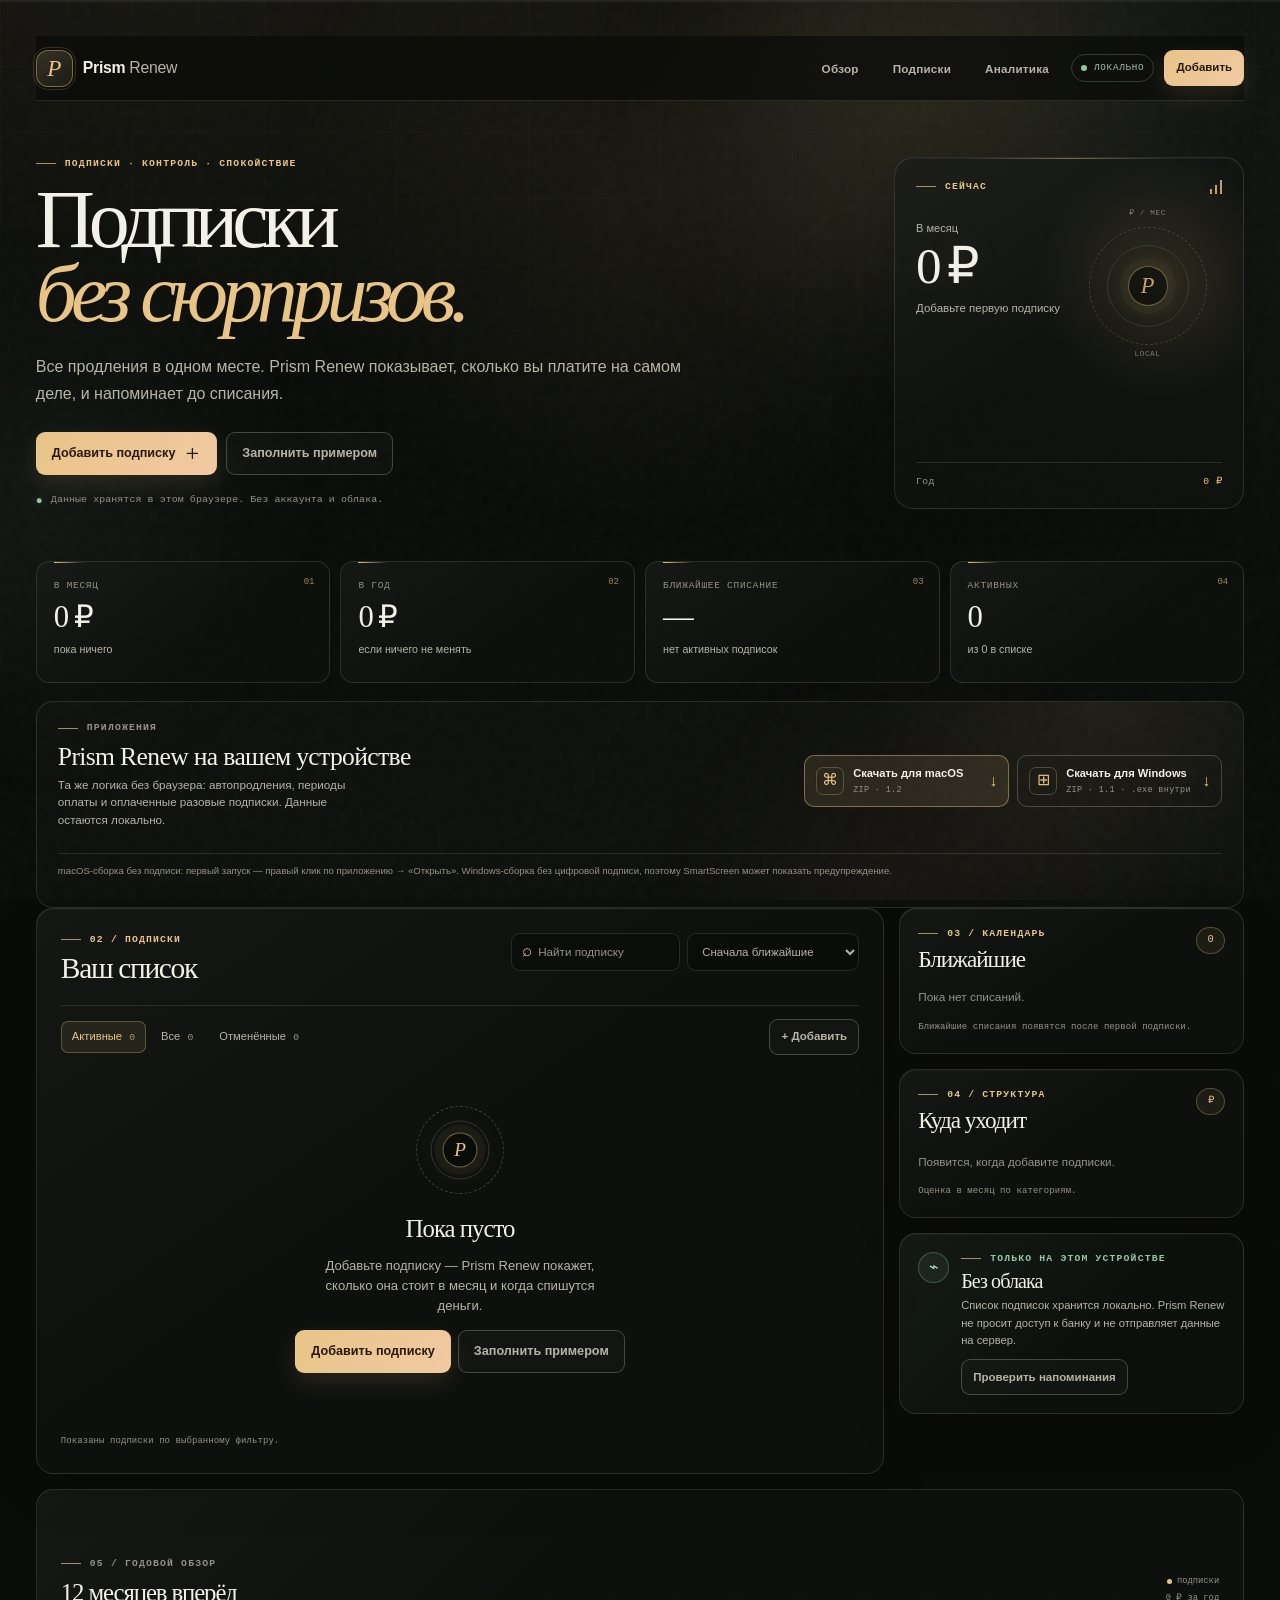
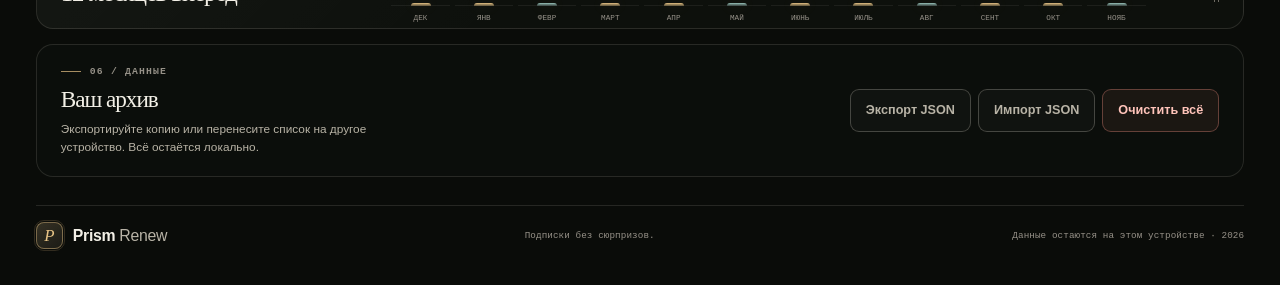
<file: projects/prism-renew/index.html>
<!doctype html>
<html lang="ru">
<head>
  <meta charset="utf-8">
  <meta name="viewport" content="width=device-width, initial-scale=1">
  <meta name="theme-color" content="#0b0d0a">
  <meta name="description" content="Prism Renew — локальный контроль подписок и продлений. Все данные остаются на вашем компьютере.">
  <title>Prism Renew — подписки без сюрпризов</title>
  <link rel="icon" type="image/svg+xml" href="./favicon.svg">
  <link rel="stylesheet" href="./styles.css">
  <script src="./app.js" defer></script>
  <!-- Yandex.Metrika counter -->
  <script type="text/javascript">
      (function(m,e,t,r,i,k,a){
          m[i]=m[i]||function(){(m[i].a=m[i].a||[]).push(arguments)};
          m[i].l=1*new Date();
          for (var j = 0; j < document.scripts.length; j++) {if (document.scripts[j].src === r) { return; }}
          k=e.createElement(t),a=e.getElementsByTagName(t)[0],k.async=1,k.src=r,a.parentNode.insertBefore(k,a)
      })(window, document,'script','https://mc.yandex.ru/metrika/tag.js?id=114206908', 'ym');

      ym(114206908, 'init', {ssr:true, webvisor:true, clickmap:true, ecommerce:"dataLayer", referrer: document.referrer, url: location.href, accurateTrackBounce:true, trackLinks:true});
  </script>
  <noscript><div><img src="https://mc.yandex.ru/watch/114206908" style="position:absolute; left:-9999px;" alt="" /></div></noscript>
  <!-- /Yandex.Metrika counter -->
</head>
<body>
  <div class="ambient" aria-hidden="true">
    <span class="ambient__orb ambient__orb--amber"></span>
    <span class="ambient__orb ambient__orb--teal"></span>
    <span class="ambient__orb ambient__orb--coral"></span>
    <span class="ambient__grid"></span>
    <span class="ambient__grain"></span>
  </div>

  <div class="page-progress" aria-hidden="true"><i id="progressBar"></i></div>

  <a class="skip-link" href="#mainContent">Перейти к содержимому</a>

  <div class="app-shell" id="appShell">
    <header class="site-header">
      <a class="brand" href="#overview" aria-label="Prism Renew — на главную">
        <span class="brand__mark" aria-hidden="true">P</span>
        <span class="brand__name">Prism <span>Renew</span></span>
      </a>

      <nav class="site-nav" aria-label="Основная навигация">
        <a href="#overview">Обзор</a>
        <a href="#subscriptions">Подписки</a>
        <a href="#insights">Аналитика</a>
      </nav>

      <div class="header-side">
        <span class="local-badge"><span class="local-badge__dot" aria-hidden="true"></span>Локально</span>
        <button class="button button--primary button--compact" id="headerAddButton" type="button">Добавить</button>
      </div>
    </header>

    <main id="mainContent" class="workspace" tabindex="-1">
      <section class="hero" id="overview" aria-labelledby="pageTitle">
        <div class="hero__copy" data-reveal>
          <p class="eyebrow">Подписки · контроль · спокойствие</p>
          <h1 id="pageTitle">Подписки<br><em>без сюрпризов.</em></h1>
          <p class="lead">Все продления в одном месте. Prism Renew показывает, сколько вы платите на самом деле, и напоминает до списания.</p>
          <div class="hero__actions">
            <button class="button button--primary" id="addButton" type="button">
              <span>Добавить подписку</span>
              <svg viewBox="0 0 20 20" aria-hidden="true" focusable="false"><path d="M10 4v12M4 10h12" fill="none" stroke="currentColor" stroke-width="1.5" stroke-linecap="round" /></svg>
            </button>
            <button class="button button--ghost" id="demoButton" type="button">Заполнить примером</button>
          </div>
          <p class="hero__note"><span aria-hidden="true">●</span> Данные хранятся в этом браузере. Без аккаунта и облака.</p>
        </div>

        <aside class="hero__card" aria-label="Расходы на подписки" data-reveal>
          <div class="hero__card-head">
            <span class="eyebrow">Сейчас</span>
            <span class="hero__signal" aria-hidden="true"><i></i><i></i><i></i></span>
          </div>
          <p class="hero__amount-label">В месяц</p>
          <strong class="hero__amount" id="heroMonthly">0 ₽</strong>
          <p class="hero__amount-sub" id="heroMonthlySub">Добавьте первую подписку</p>
          <div class="hero__orbit" aria-hidden="true">
            <span class="hero__orbit-ring hero__orbit-ring--a"></span>
            <span class="hero__orbit-ring hero__orbit-ring--b"></span>
            <span class="hero__orbit-core">P</span>
            <span class="hero__orbit-label hero__orbit-label--top">₽ / мес</span>
            <span class="hero__orbit-label hero__orbit-label--bottom">local</span>
          </div>
          <div class="hero__card-foot">
            <span>Год</span>
            <strong id="heroYearly">0 ₽</strong>
          </div>
        </aside>
      </section>

      <section class="stats" aria-label="Краткая сводка">
        <article class="stat-card" data-reveal>
          <span class="stat-card__label">В месяц</span>
          <strong id="statMonthly">0 ₽</strong>
          <span class="stat-card__sub" id="statMonthlySub">пока ничего</span>
          <span class="stat-card__mark" aria-hidden="true">01</span>
        </article>
        <article class="stat-card" data-reveal>
          <span class="stat-card__label">В год</span>
          <strong id="statYearly">0 ₽</strong>
          <span class="stat-card__sub">если ничего не менять</span>
          <span class="stat-card__mark" aria-hidden="true">02</span>
        </article>
        <article class="stat-card" data-reveal>
          <span class="stat-card__label">Ближайшее списание</span>
          <strong id="statNext">—</strong>
          <span class="stat-card__sub" id="statNextSub">нет активных подписок</span>
          <span class="stat-card__mark" aria-hidden="true">03</span>
        </article>
        <article class="stat-card" data-reveal>
          <span class="stat-card__label">Активных</span>
          <strong id="statActive">0</strong>
          <span class="stat-card__sub" id="statActiveSub">из 0 в списке</span>
          <span class="stat-card__mark" aria-hidden="true">04</span>
        </article>
      </section>

      <section class="download-strip" aria-labelledby="downloadTitle">
        <div class="download-strip__copy">
          <p class="eyebrow">Приложения</p>
          <h2 id="downloadTitle">Prism Renew на вашем устройстве</h2>
          <p>Та же логика без браузера: автопродления, периоды оплаты и оплаченные разовые подписки. Данные остаются локально.</p>
        </div>
        <div class="download-strip__actions">
          <a class="download-app download-app--primary" href="./downloads/Prism-Renew-macOS-1.2.zip" download>
            <span class="download-app__icon" aria-hidden="true">⌘</span>
            <span class="download-app__copy"><strong>Скачать для macOS</strong><small>ZIP · 1.2</small></span>
            <span class="download-app__arrow" aria-hidden="true">↓</span>
          </a>
          <a class="download-app" href="./downloads/Prism-Renew-Windows-1.1.zip" download>
            <span class="download-app__icon" aria-hidden="true">⊞</span>
            <span class="download-app__copy"><strong>Скачать для Windows</strong><small>ZIP · 1.1 · .exe внутри</small></span>
            <span class="download-app__arrow" aria-hidden="true">↓</span>
          </a>
        </div>
        <p class="download-strip__note">macOS-сборка без подписи: первый запуск — правый клик по приложению → «Открыть». Windows-сборка без цифровой подписи, поэтому SmartScreen может показать предупреждение.</p>
      </section>

      <section class="main-grid" id="subscriptions">
        <section class="panel subscriptions-panel" aria-labelledby="subscriptionsTitle">
          <div class="panel-heading">
            <div>
              <p class="eyebrow">02 / Подписки</p>
              <h2 id="subscriptionsTitle">Ваш список</h2>
            </div>
            <div class="list-tools">
              <label class="search-field">
                <span class="search-field__icon" aria-hidden="true">⌕</span>
                <span class="sr-only">Поиск по подпискам</span>
                <input id="searchInput" type="search" placeholder="Найти подписку" autocomplete="off">
              </label>
              <label class="control-field">
                <span class="sr-only">Сортировка</span>
                <select id="sortSelect">
                  <option value="next">Сначала ближайшие</option>
                  <option value="price">Сначала дорогие</option>
                  <option value="name">По названию</option>
                </select>
              </label>
            </div>
          </div>

          <div class="filter-row">
            <div class="filter-tabs" role="group" aria-label="Фильтр подписок">
              <button class="filter-tab is-active" type="button" data-filter="active" aria-pressed="true">Активные <span id="filterActiveCount">0</span></button>
              <button class="filter-tab" type="button" data-filter="all" aria-pressed="false">Все <span id="filterAllCount">0</span></button>
              <button class="filter-tab" type="button" data-filter="cancelled" aria-pressed="false">Отменённые <span id="filterCancelledCount">0</span></button>
            </div>
            <button class="button button--ghost button--compact" id="listAddButton" type="button">+ Добавить</button>
          </div>

          <div class="subscription-list" id="subscriptionList" aria-live="polite"></div>
          <div class="empty-state" id="emptyState" hidden>
            <div class="empty-state__visual" aria-hidden="true">
              <span class="empty-state__ring empty-state__ring--a"></span>
              <span class="empty-state__ring empty-state__ring--b"></span>
              <span class="empty-state__core">P</span>
            </div>
            <h3 id="emptyTitle">Пока пусто</h3>
            <p id="emptyCopy">Добавьте подписку — Prism Renew покажет, сколько она стоит в месяц и когда спишутся деньги.</p>
            <div class="empty-state__actions">
              <button class="button button--primary" id="emptyAddButton" type="button">Добавить подписку</button>
              <button class="button button--ghost" id="emptyDemoButton" type="button">Заполнить примером</button>
            </div>
          </div>
          <p class="panel-footnote" id="listNote">Показаны активные подписки. Напоминания работают локально.</p>
        </section>

        <aside class="sidebar" id="insights">
          <section class="panel upcoming-panel" aria-labelledby="upcomingTitle">
            <div class="panel-heading panel-heading--small">
              <div>
                <p class="eyebrow">03 / Календарь</p>
                <h2 id="upcomingTitle">Ближайшие</h2>
              </div>
              <span class="panel-badge" id="upcomingBadge">0</span>
            </div>
            <div class="upcoming-list" id="upcomingList"></div>
            <p class="panel-footnote" id="upcomingNote">Ближайшие списания появятся здесь.</p>
          </section>

          <section class="panel category-panel" aria-labelledby="categoryTitle">
            <div class="panel-heading panel-heading--small">
              <div>
                <p class="eyebrow">04 / Структура</p>
                <h2 id="categoryTitle">Куда уходит</h2>
              </div>
              <span class="panel-badge" aria-hidden="true">₽</span>
            </div>
            <div class="category-chart" id="categoryChart"></div>
            <p class="panel-footnote">Оценка в месяц по категориям.</p>
          </section>

          <section class="panel local-panel" aria-labelledby="localTitle">
            <span class="local-panel__mark" aria-hidden="true">⌁</span>
            <div>
              <p class="eyebrow">Только на этом устройстве</p>
              <h2 id="localTitle">Без облака</h2>
              <p>Список подписок хранится локально. Prism Renew не просит доступ к банку и не отправляет данные на сервер.</p>
              <button class="button button--ghost button--compact" id="reminderButton" type="button">Проверить напоминания</button>
            </div>
          </section>
        </aside>
      </section>

      <section class="insight-strip" aria-label="Годовой обзор">
        <div>
          <p class="eyebrow">05 / Годовой обзор</p>
          <h2>12 месяцев вперёд</h2>
        </div>
        <div class="year-chart" id="yearChart" aria-label="Расходы по месяцам"></div>
        <div class="year-legend">
          <span><i class="legend-dot legend-dot--amber"></i> подписки</span>
          <span id="yearTotal">0 ₽ за год</span>
        </div>
      </section>

      <section class="settings-strip" aria-label="Данные и настройки">
        <div>
          <p class="eyebrow">06 / Данные</p>
          <h2>Ваш архив</h2>
          <p>Экспортируйте копию или перенесите список на другое устройство. Всё остаётся локально.</p>
        </div>
        <div class="settings-actions">
          <button class="button button--ghost" id="exportButton" type="button">Экспорт JSON</button>
          <button class="button button--ghost" id="importButton" type="button">Импорт JSON</button>
          <button class="button button--ghost button--danger" id="resetButton" type="button">Очистить всё</button>
          <input id="importInput" type="file" accept="application/json,.json" hidden>
        </div>
      </section>
    </main>

    <footer class="site-footer">
      <div class="brand brand--footer">
        <span class="brand__mark" aria-hidden="true">P</span>
        <span class="brand__name">Prism <span>Renew</span></span>
      </div>
      <p>Подписки без сюрпризов.</p>
      <p>Данные остаются на этом устройстве · <span id="footerYear">2026</span></p>
    </footer>
  </div>

  <div class="modal" id="formModal" hidden>
    <div class="modal__backdrop" data-close-modal></div>
    <section class="modal__panel" role="dialog" aria-modal="true" aria-labelledby="formTitle" tabindex="-1">
      <button class="modal__close" type="button" data-close-modal aria-label="Закрыть форму">
        <span aria-hidden="true">×</span>
      </button>
      <p class="eyebrow" id="formEyebrow">Новая запись</p>
      <h2 id="formTitle">Добавить подписку</h2>
      <form id="subscriptionForm">
        <input id="editId" type="hidden" value="">
        <div class="form-grid">
          <label class="field field--wide">
            <span>Название</span>
            <input id="nameInput" name="name" type="text" placeholder="Например, Яндекс Плюс" autocomplete="off" required>
          </label>
          <label class="field">
            <span>Стоимость</span>
            <div class="field__money">
              <input id="priceInput" name="price" type="text" inputmode="decimal" placeholder="399" required>
              <span>₽</span>
            </div>
          </label>
          <label class="field">
            <span>Периодов оплаты</span>
            <div class="field__count">
              <input id="countInput" name="intervalCount" type="number" min="1" max="36" step="1" value="1" inputmode="numeric" required>
              <span>×</span>
            </div>
            <small class="field__hint" id="countHint">1 месяц</small>
          </label>
          <label class="field">
            <span>Период</span>
            <select id="periodInput" name="period">
              <option value="month">Месяц</option>
              <option value="year">Год</option>
              <option value="quarter">Квартал</option>
              <option value="week">Неделя</option>
            </select>
          </label>
          <label class="field">
            <span>Следующее списание</span>
            <input id="dateInput" name="nextDate" type="date" required>
            <small class="field__hint" id="dateHint">Когда спишутся деньги.</small>
          </label>
          <label class="field field--wide">
            <span>Категория</span>
            <select id="categoryInput" name="category">
              <option value="entertainment">Развлечения</option>
              <option value="work">Работа</option>
              <option value="study">Обучение</option>
              <option value="health">Здоровье</option>
              <option value="software">Софт</option>
              <option value="other">Другое</option>
            </select>
          </label>
          <label class="switch-field field--wide">
            <span class="switch-field__text">
              <strong>Автопродление</strong>
              <small id="autoRenewHint">Платёж будет повторяться автоматически.</small>
            </span>
            <input id="autoRenewInput" name="autoRenew" type="checkbox" checked>
            <span class="switch-track" aria-hidden="true"><span></span></span>
          </label>
          <label class="paid-field field--wide" id="paidField" hidden>
            <input id="paidInput" name="paid" type="checkbox">
            <span class="paid-field__text">
              <strong>Уже оплачена</strong>
              <small>Разовый платёж не попадёт в расходы.</small>
            </span>
          </label>
          <label class="field field--wide">
            <span>Заметка <small>необязательно</small></span>
            <input id="notesInput" name="notes" type="text" placeholder="Например, семейный тариф" autocomplete="off">
          </label>
        </div>
        <p class="form-error" id="formError" role="alert" hidden></p>
        <div class="modal__actions">
          <button class="button button--ghost" type="button" data-close-modal>Отмена</button>
          <button class="button button--primary" type="submit">Сохранить</button>
          <button class="button button--danger button--ghost" id="deleteButton" type="button" hidden>Удалить</button>
        </div>
      </form>
    </section>
  </div>

  <div class="modal" id="confirmModal" hidden>
    <div class="modal__backdrop" data-confirm-close></div>
    <section class="modal__panel modal__panel--small" role="alertdialog" aria-modal="true" aria-labelledby="confirmTitle" aria-describedby="confirmCopy" tabindex="-1">
      <p class="eyebrow">Подтверждение</p>
      <h2 id="confirmTitle">Удалить запись?</h2>
      <p id="confirmCopy">Это действие нельзя отменить.</p>
      <div class="modal__actions">
        <button class="button button--ghost" type="button" data-confirm-close>Нет</button>
        <button class="button button--danger" id="confirmButton" type="button">Да, удалить</button>
      </div>
    </section>
  </div>

  <div class="toast" id="toast" role="status" aria-live="polite">
    <span class="toast__icon" aria-hidden="true">✓</span>
    <span id="toastText">Готово</span>
  </div>
</body>
</html>
</file>
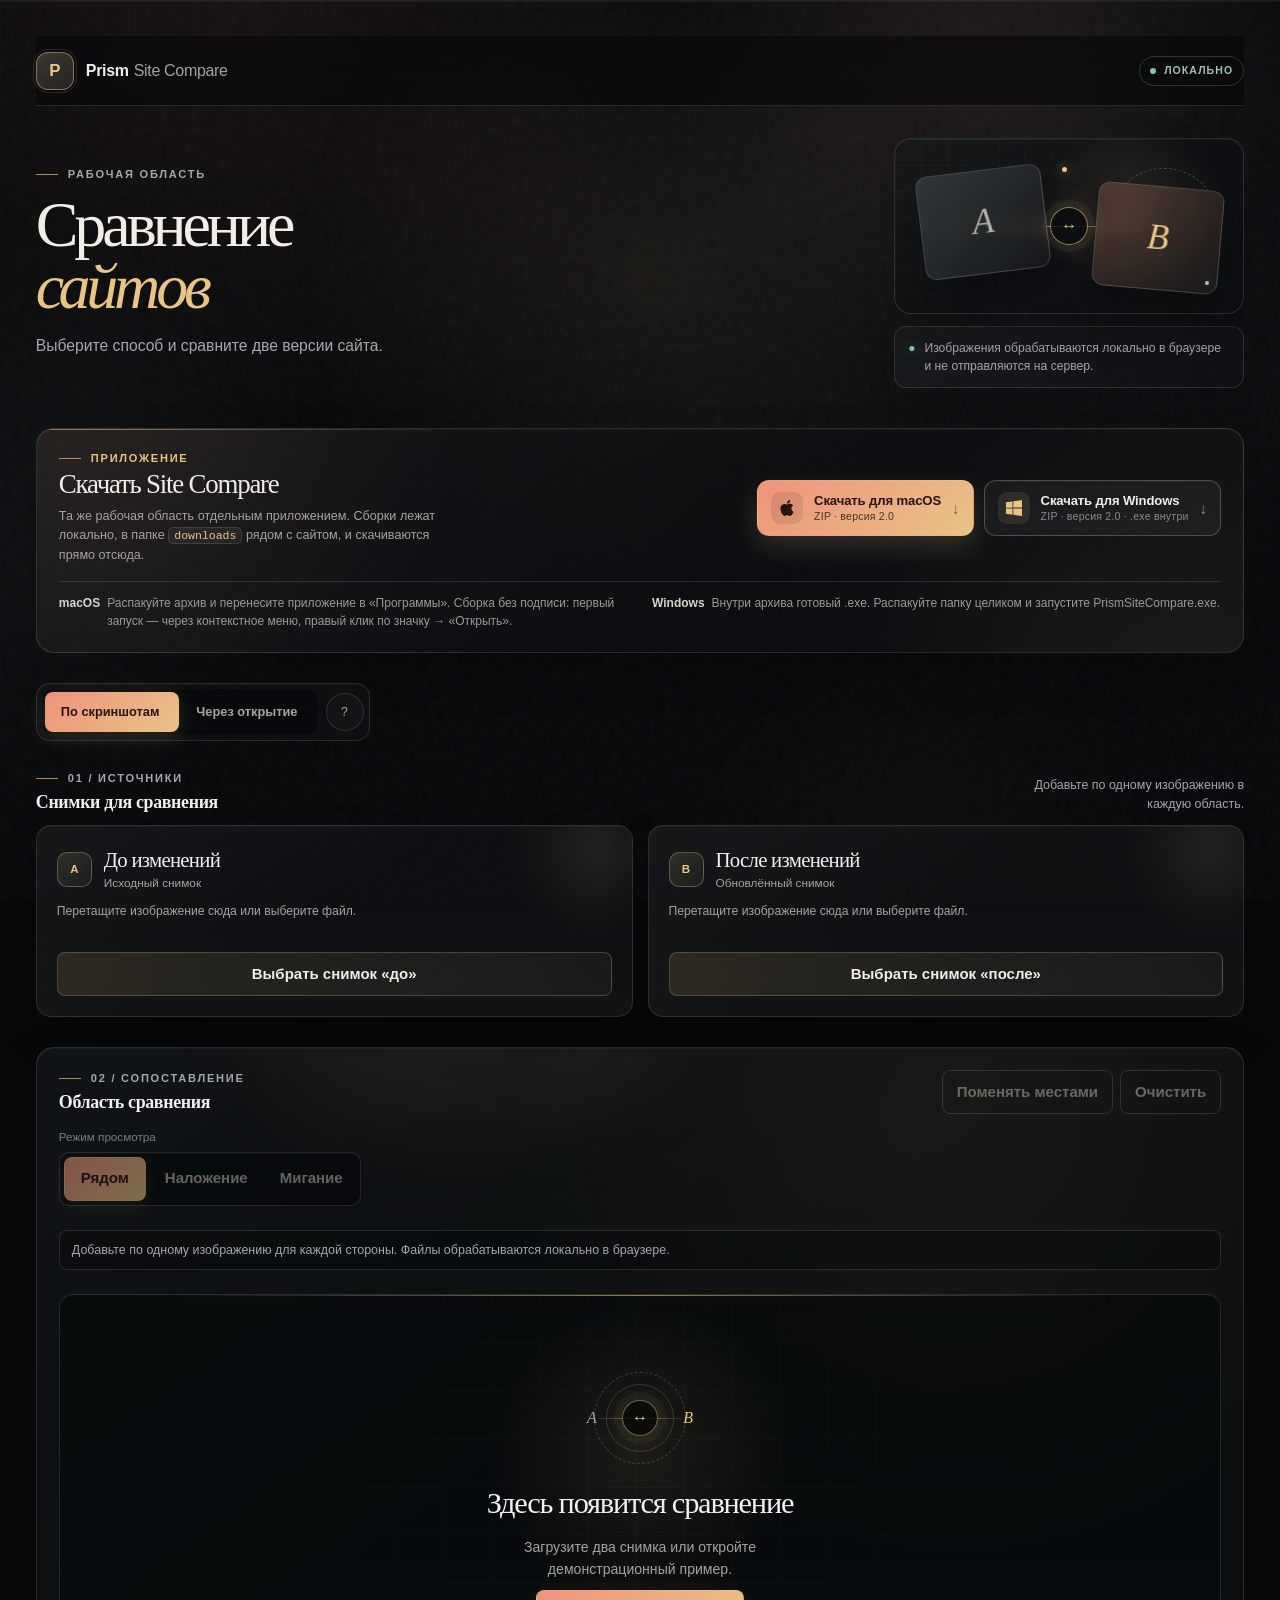
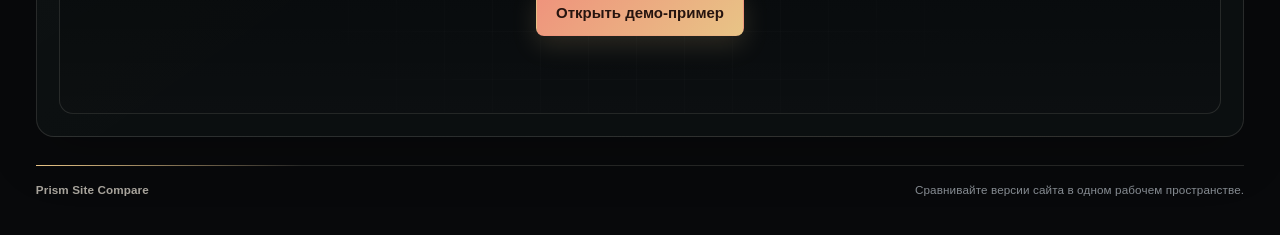
<file: projects/prism-site-compare/index.html>
<!doctype html>
<html lang="ru">
  <head>
    <meta charset="utf-8">
    <meta name="viewport" content="width=device-width, initial-scale=1">
    <meta name="description" content="Локальное сравнение двух снимков сайта.">
    <meta name="theme-color" content="#0e1012">
    <link rel="icon" href="./favicon.svg" type="image/svg+xml">
    <title>Prism Site Compare — сравнение снимков сайта</title>
    <link rel="stylesheet" href="./styles.css">
    <link rel="stylesheet" href="./motion.css">
    <!-- Yandex.Metrika counter -->
  <script type="text/javascript">
      (function(m,e,t,r,i,k,a){
          m[i]=m[i]||function(){(m[i].a=m[i].a||[]).push(arguments)};
          m[i].l=1*new Date();
          for (var j = 0; j < document.scripts.length; j++) {if (document.scripts[j].src === r) { return; }}
          k=e.createElement(t),a=e.getElementsByTagName(t)[0],k.async=1,k.src=r,a.parentNode.insertBefore(k,a)
      })(window, document,'script','https://mc.yandex.ru/metrika/tag.js?id=114206908', 'ym');

      ym(114206908, 'init', {ssr:true, webvisor:true, clickmap:true, ecommerce:"dataLayer", referrer: document.referrer, url: location.href, accurateTrackBounce:true, trackLinks:true});
  </script>
  <noscript><div><img src="https://mc.yandex.ru/watch/114206908" style="position:absolute; left:-9999px;" alt="" /></div></noscript>
  <!-- /Yandex.Metrika counter -->
</head>
  <body>
    <a class="skip-link" href="#mainContent">Перейти к рабочей области</a>

    <div class="ambient-stage" aria-hidden="true">
      <span class="ambient-orb ambient-orb-a"></span>
      <span class="ambient-orb ambient-orb-b"></span>
      <span class="ambient-orb ambient-orb-c"></span>
      <span class="ambient-grid"></span>
      <span class="ambient-grain"></span>
    </div>

    <div class="page-progress" aria-hidden="true"><i id="pageProgressBar"></i></div>

    <div id="appShell" class="app-shell">
      <header class="app-header">
        <a class="brand" href="#mainContent" aria-label="Prism Site Compare — к рабочей области">
          <span class="brand-mark" aria-hidden="true">P</span>
          <span class="brand-name">Prism <span>Site Compare</span></span>
        </a>
        <span class="header-status"><span aria-hidden="true"></span>Локально</span>
      </header>

      <main id="mainContent" class="workspace" tabindex="-1">
        <section class="intro" aria-labelledby="pageTitle" data-reveal>
          <div>
            <p class="eyebrow">Рабочая область</p>
            <h1 id="pageTitle">Сравнение<br><em>сайтов</em></h1>
            <p class="intro-copy">Выберите способ и сравните две версии сайта.</p>
          </div>
          <aside class="intro-aside">
            <div class="compare-orbit" aria-hidden="true">
              <span class="compare-orbit__ring compare-orbit__ring-a"></span>
              <span class="compare-orbit__ring compare-orbit__ring-b"></span>
              <span class="compare-orbit__beam"></span>
              <span class="compare-orbit__pane compare-orbit__pane-a">A</span>
              <span class="compare-orbit__pane compare-orbit__pane-b">B</span>
              <span class="compare-orbit__handle">↔</span>
              <span class="compare-orbit__star compare-orbit__star-a"></span>
              <span class="compare-orbit__star compare-orbit__star-b"></span>
            </div>
            <p class="local-note">
              <span class="local-note-mark" aria-hidden="true">●</span>
              Изображения обрабатываются локально в браузере и не отправляются на сервер.
            </p>
          </aside>
        </section>

        <section id="download" class="download-band" aria-labelledby="downloadTitle" data-reveal>
          <div class="download-panel">
            <div class="download-intro">
              <p class="eyebrow">Приложение</p>
              <h2 id="downloadTitle">Скачать Site Compare</h2>
              <p class="download-lead">Та же рабочая область отдельным приложением. Сборки лежат локально, в папке <code>downloads</code> рядом с сайтом, и скачиваются прямо отсюда.</p>
            </div>
            <div class="download-actions">
              <a class="download-button download-button--primary" href="./downloads/Prism-Site-Compare-macOS-2.0.zip" download>
                <span class="download-glyph" aria-hidden="true">
                  <svg viewBox="0 0 24 24" focusable="false"><path d="M12.152 6.896c-.948 0-2.415-1.078-3.96-1.04-2.04.027-3.91 1.183-4.961 3.014-2.117 3.675-.546 9.103 1.519 12.09 1.013 1.454 2.208 3.09 3.792 3.031 1.52-.065 2.09-.987 3.935-.987 1.831 0 2.35.987 3.96.948 1.637-.026 2.676-1.48 3.676-2.948 1.156-1.688 1.636-3.325 1.662-3.415-.039-.013-3.182-1.221-3.22-4.857-.026-3.04 2.48-4.494 2.597-4.559-1.429-2.09-3.623-2.324-4.39-2.376-2-.156-3.675 1.09-4.61 1.09zM15.53 3.83c.843-1.012 1.4-2.427 1.245-3.83-1.207.052-2.662.805-3.532 1.818-.78.896-1.454 2.338-1.273 3.714 1.338.104 2.715-.688 3.559-1.701"/></svg>
                </span>
                <span class="download-button-text">
                  <strong>Скачать для macOS</strong>
                  <span>ZIP · версия 2.0</span>
                </span>
                <span class="download-arrow" aria-hidden="true">↓</span>
              </a>
              <a class="download-button" href="./downloads/Prism-Site-Compare-Windows-2.0.zip" download>
                <span class="download-glyph" aria-hidden="true">
                  <svg viewBox="0 0 24 24" focusable="false"><path d="M0 3.449 9.75 2.1v9.451H0m10.949-9.602L24 0v11.4H10.938M0 12.6h9.75v9.451L0 20.699M10.949 12.6H24V24l-12.9-1.801"/></svg>
                </span>
                <span class="download-button-text">
                  <strong>Скачать для Windows</strong>
                  <span>ZIP · версия 2.0 · .exe внутри</span>
                </span>
                <span class="download-arrow" aria-hidden="true">↓</span>
              </a>
            </div>
            <div class="download-notes">
              <p><strong>macOS</strong>Распакуйте архив и перенесите приложение в «Программы». Сборка без подписи: первый запуск — через контекстное меню, правый клик по значку → «Открыть».</p>
              <p><strong>Windows</strong>Внутри архива готовый .exe. Распакуйте папку целиком и запустите PrismSiteCompare.exe.</p>
            </div>
          </div>
        </section>

        <noscript>
          <p class="noscript-message">Для загрузки изображений и работы режимов сравнения включите JavaScript.</p>
        </noscript>

        <div class="source-selector" role="group" aria-label="Способ сравнения" id="sourceSelector">
          <div class="source-tabs">
            <span class="source-glider" aria-hidden="true"></span>
            <button type="button" data-source="screenshots" aria-pressed="true">По скриншотам</button>
            <button type="button" data-source="live" aria-pressed="false">Через открытие</button>
          </div>
          <details class="source-help"><summary aria-label="О способах сравнения">?</summary><p>По скриншотам: изображения остаются в браузере. Через открытие: браузер загружает сайты напрямую; некоторые сайты запрещают встраивание, снимки автоматически не создаются.</p></details>
        </div>

        <section id="screenshotSources" class="source-section" aria-labelledby="sourceTitle" data-reveal>
          <div class="section-heading">
            <div>
              <p class="eyebrow">01 / Источники</p>
              <h2 id="sourceTitle">Снимки для сравнения</h2>
            </div>
            <p class="section-hint">Добавьте по одному изображению в каждую область.</p>
          </div>

          <div class="upload-grid">
            <section
              id="beforeDropZone"
              class="upload-card upload-card--a"
              data-drop-zone="before"
              aria-labelledby="beforeTitle"
            >
              <div class="upload-card-heading">
                <span class="source-index" aria-hidden="true">A</span>
                <div>
                  <h3 id="beforeTitle">До изменений</h3>
                  <p>Исходный снимок</p>
                </div>
              </div>
              <p id="beforeDropHint" class="drop-hint">Перетащите изображение сюда или выберите файл.</p>
              <input
                id="beforeInput"
                class="file-input"
                type="file"
                accept="image/*"
                tabindex="-1"
                aria-hidden="true"
                aria-label="Выбрать изображение до изменений"
                aria-describedby="beforeDropHint"
              >
              <button id="beforePickButton" class="button button-secondary" type="button" aria-controls="beforeInput">
                Выбрать снимок «до»
              </button>
              <dl class="file-details">
                <div>
                  <dt>Файл</dt>
                  <dd id="beforeFileName">Файл не выбран</dd>
                </div>
                <div>
                  <dt>Размер</dt>
                  <dd id="beforeDimensions">—</dd>
                </div>
              </dl>
            </section>

            <section
              id="afterDropZone"
              class="upload-card upload-card--b"
              data-drop-zone="after"
              aria-labelledby="afterTitle"
            >
              <div class="upload-card-heading">
                <span class="source-index" aria-hidden="true">B</span>
                <div>
                  <h3 id="afterTitle">После изменений</h3>
                  <p>Обновлённый снимок</p>
                </div>
              </div>
              <p id="afterDropHint" class="drop-hint">Перетащите изображение сюда или выберите файл.</p>
              <input
                id="afterInput"
                class="file-input"
                type="file"
                accept="image/*"
                tabindex="-1"
                aria-hidden="true"
                aria-label="Выбрать изображение после изменений"
                aria-describedby="afterDropHint"
              >
              <button id="afterPickButton" class="button button-secondary" type="button" aria-controls="afterInput">
                Выбрать снимок «после»
              </button>
              <dl class="file-details">
                <div>
                  <dt>Файл</dt>
                  <dd id="afterFileName">Файл не выбран</dd>
                </div>
                <div>
                  <dt>Размер</dt>
                  <dd id="afterDimensions">—</dd>
                </div>
              </dl>
            </section>
          </div>
        </section>

        <section id="liveSources" class="source-section" hidden aria-label="Адреса сайтов">
          <p class="live-description" id="liveHint">Введите два адреса и откройте страницы для просмотра. Некоторые сайты запрещают отображение во встроенном окне; снимки экрана здесь не создаются. При открытии браузер обращается к указанным сайтам.</p>
          <div class="live-input-grid">
            <div class="live-field">
              <label for="liveUrlBefore">Адрес сайта «до»</label>
              <input id="liveUrlBefore" type="url" inputmode="url" placeholder="https://example.com" autocomplete="off" spellcheck="false" aria-describedby="liveHint">
            </div>
            <div class="live-field">
              <label for="liveUrlAfter">Адрес сайта «после»</label>
              <input id="liveUrlAfter" type="url" inputmode="url" placeholder="https://example.com" autocomplete="off" spellcheck="false" aria-describedby="liveHint">
            </div>
          </div>
          <div class="live-actions">
            <button id="liveOpenButton" class="button button-primary" type="button">Открыть сайты</button>
            <button id="liveClearButton" class="button button-quiet" type="button">Очистить сайты</button>
          </div>
          <p id="liveStatus" class="live-status" role="status" aria-live="polite" aria-atomic="true">Введите адреса сайтов для просмотра.</p>
        </section>

        <section id="comparisonArea" class="comparison-section" aria-labelledby="comparisonTitle" data-reveal>
          <div class="section-heading comparison-heading">
            <div>
              <p class="eyebrow">02 / Сопоставление</p>
              <h2 id="comparisonTitle">Область сравнения</h2>
            </div>
            <div id="screenshotActions" class="comparison-actions" aria-label="Действия со снимками">
              <button id="swapButton" class="button button-quiet" type="button" aria-label="Поменять снимки местами">
                Поменять местами
              </button>
              <button id="clearButton" class="button button-quiet" type="button">
                Очистить
              </button>
            </div>
          </div>

          <div class="comparison-toolbar">
            <fieldset class="mode-switcher">
              <legend>Режим просмотра</legend>
              <div class="mode-options">
                <button class="mode-button" type="button" data-mode="side" aria-pressed="true">
                  Рядом
                </button>
                <button class="mode-button" type="button" data-mode="overlay" aria-pressed="false">
                  Наложение
                </button>
                <button class="mode-button" type="button" data-mode="blink" aria-pressed="false">
                  Мигание
                </button>
              </div>
            </fieldset>

            <div id="wipeControls" class="wipe-controls" hidden>
              <label for="wipeRange">
                Положение разделителя
                <output id="wipeValue" for="wipeRange">50%</output>
              </label>
              <input id="wipeRange" type="range" min="0" max="100" step="1" value="50">
            </div>

            <div id="blinkControls" class="blink-controls" hidden>
              <button id="blinkToggle" class="button button-secondary" type="button" aria-pressed="false">
                Пауза мигания
              </button>
              <button id="blinkStepButton" class="button button-quiet" type="button">
                Показать следующий вариант
              </button>
            </div>
          </div>

          <p id="statusMessage" class="status-message" role="status" aria-live="polite" aria-atomic="true">
            Добавьте снимки «до» и «после», чтобы начать сравнение.
          </p>

          <div class="comparison-canvas">
            <div id="emptyState" class="empty-state" aria-labelledby="emptyTitle">
              <div class="empty-visual" aria-hidden="true">
                <span class="empty-orbit empty-orbit-a"></span>
                <span class="empty-orbit empty-orbit-b"></span>
                <span class="empty-axis"></span>
                <span class="empty-label empty-label-a">A</span>
                <span class="empty-label empty-label-b">B</span>
                <span class="empty-mark">↔</span>
              </div>
              <h3 id="emptyTitle">Здесь появится сравнение</h3>
              <p>Загрузите два снимка или откройте демонстрационный пример.</p>
              <button id="demoButton" class="button button-primary" type="button" data-demo-source="demoAssets">
                Открыть демо-пример
              </button>
            </div>

            <div
              id="compareStage"
              class="compare-stage"
              role="group"
              aria-label="Сравнение снимков до и после изменений"
              tabindex="-1"
              data-mode="side"
              data-blink-show="before"
              style="--wipe-position: 50%;"
              hidden
            >
              <span class="stage-corner stage-corner-a" aria-hidden="true"></span>
              <span class="stage-corner stage-corner-b" aria-hidden="true"></span>
              <span class="stage-corner stage-corner-c" aria-hidden="true"></span>
              <span class="stage-corner stage-corner-d" aria-hidden="true"></span>
              <span class="stage-scanline" aria-hidden="true"></span>
              <figure id="beforeView" class="compare-view compare-view-before">
                <figcaption>До изменений</figcaption>
                <img id="beforeImage" alt="Снимок сайта до изменений">
              </figure>
              <figure id="afterView" class="compare-view compare-view-after">
                <figcaption>После изменений</figcaption>
                <img id="afterImage" alt="Снимок сайта после изменений">
              </figure>
              <div class="wipe-handle" aria-hidden="true"><span>↔</span></div>
            </div>
            <div id="liveStage" class="live-stage" data-mode="side" data-blink-show="before" style="--wipe-position: 50%" hidden aria-label="Сравнение открытых сайтов" role="group">
              <section class="live-view live-before"><span>До изменений</span><iframe id="liveFrameBefore" title="Сайт до изменений" sandbox="allow-scripts allow-forms" referrerpolicy="no-referrer" loading="lazy"></iframe></section>
              <section class="live-view live-after"><span>После изменений</span><iframe id="liveFrameAfter" title="Сайт после изменений" sandbox="allow-scripts allow-forms" referrerpolicy="no-referrer" loading="lazy"></iframe></section>
              <div class="wipe-handle" aria-hidden="true"><span>↔</span></div>
            </div>
          </div>
        </section>


      </main>

      <footer class="app-footer" data-reveal>
        <p>Prism Site Compare</p>
        <p>Сравнивайте версии сайта в одном рабочем пространстве.</p>
      </footer>

      <template id="demoAssets">
        <img
          data-demo-image="before"
          alt="Демонстрационный снимок сайта до изменений"
          src="data:image/svg+xml,%3Csvg xmlns='http://www.w3.org/2000/svg' viewBox='0 0 640 420'%3E%3Crect width='640' height='420' fill='%23eef1f5'/%3E%3Crect x='32' y='28' width='576' height='364' rx='18' fill='white'/%3E%3Cpath d='M50 28h540a18 18 0 0 1 18 18v34H32V46a18 18 0 0 1 18-18' fill='%231b2332'/%3E%3Ccircle cx='59' cy='54' r='6' fill='%23ff776d'/%3E%3Ccircle cx='79' cy='54' r='6' fill='%23ffc857'/%3E%3Ccircle cx='99' cy='54' r='6' fill='%2367d7a3'/%3E%3Crect x='64' y='112' width='210' height='16' rx='8' fill='%23232d3d'/%3E%3Crect x='64' y='144' width='296' height='9' rx='4' fill='%23aab3c0'/%3E%3Crect x='64' y='162' width='242' height='9' rx='4' fill='%23c3cad4'/%3E%3Crect x='64' y='196' width='112' height='34' rx='8' fill='%237c86f7'/%3E%3Crect x='64' y='254' width='512' height='106' rx='10' fill='%23f2f4f8'/%3E%3Crect x='84' y='278' width='130' height='58' rx='8' fill='%23d7deea'/%3E%3Crect x='234' y='278' width='130' height='58' rx='8' fill='%23d7deea'/%3E%3Crect x='384' y='278' width='170' height='10' rx='5' fill='%23c3cad4'/%3E%3Crect x='384' y='300' width='142' height='8' rx='4' fill='%23d7deea'/%3E%3C/svg%3E"
        >
        <img
          data-demo-image="after"
          alt="Демонстрационный снимок сайта после изменений"
          src="data:image/svg+xml,%3Csvg xmlns='http://www.w3.org/2000/svg' viewBox='0 0 640 420'%3E%3Crect width='640' height='420' fill='%23eef1f5'/%3E%3Crect x='32' y='28' width='576' height='364' rx='18' fill='white'/%3E%3Cpath d='M50 28h540a18 18 0 0 1 18 18v34H32V46a18 18 0 0 1 18-18' fill='%231b2332'/%3E%3Ccircle cx='59' cy='54' r='6' fill='%23ff776d'/%3E%3Ccircle cx='79' cy='54' r='6' fill='%23ffc857'/%3E%3Ccircle cx='99' cy='54' r='6' fill='%2367d7a3'/%3E%3Crect x='64' y='108' width='268' height='19' rx='9' fill='%23232d3d'/%3E%3Crect x='64' y='144' width='330' height='9' rx='4' fill='%23aab3c0'/%3E%3Crect x='64' y='162' width='278' height='9' rx='4' fill='%23c3cad4'/%3E%3Crect x='64' y='194' width='132' height='38' rx='19' fill='%2326a987'/%3E%3Crect x='64' y='254' width='512' height='106' rx='10' fill='%23f0faf7'/%3E%3Crect x='84' y='276' width='150' height='62' rx='10' fill='%23c9eee3'/%3E%3Crect x='254' y='276' width='150' height='62' rx='10' fill='%23c9eee3'/%3E%3Crect x='424' y='278' width='130' height='10' rx='5' fill='%23a8daca'/%3E%3Crect x='424' y='300' width='110' height='8' rx='4' fill='%23c9eee3'/%3E%3C/svg%3E"
        >
      </template>
    </div>

    <script src="./app.js" defer></script>
    <script src="./motion.js" defer></script>
  </body>
</html>
</file>
<file: site.css>
@charset "UTF-8";

:root {
  color-scheme: dark;
  --prism-bg: #10110f;
  --prism-bg-raised: #171815;
  --prism-ink: #f0eee7;
  --prism-ink-soft: #d1cfc6;
  --prism-muted: #a09f96;
  --prism-rule: rgb(240 238 231 / 14%);
  --prism-rule-strong: rgb(240 238 231 / 28%);
  --prism-amber: #e8c486;
  --prism-coral: #d89a88;
  --prism-cool: #a9c6c3;
  --page-progress: 0;
  --scroll-x: 0px;
  --scroll-y: 0px;
  --scroll-rotation: 0deg;
  --scroll-scale: 1;
  --scroll-opacity: 0.82;
  --page-gutter: clamp(1.25rem, 5.2vw, 5.5rem);
  --page-width: 90rem;
  --ease-optical: cubic-bezier(0.2, 0.72, 0.2, 1);
}

*,
*::before,
*::after {
  box-sizing: border-box;
}

html {
  min-width: 20rem;
  overflow-x: clip;
  background: var(--prism-bg);
  scroll-behavior: smooth;
  scrollbar-color: #777064 var(--prism-bg);
  scrollbar-width: thin;
}

body {
  min-width: 20rem;
  margin: 0;
  overflow-x: clip;
  background: var(--prism-bg);
  color: var(--prism-ink);
  font-family: "Helvetica Neue", Helvetica, Arial, system-ui, sans-serif;
  font-size: 1rem;
  line-height: 1.6;
  -webkit-font-smoothing: antialiased;
  text-rendering: optimizeLegibility;
}

::selection {
  color: var(--prism-bg);
  background: var(--prism-amber);
}

img,
svg,
video,
canvas {
  display: block;
  max-width: 100%;
}

button,
input,
textarea,
select {
  color: inherit;
  font: inherit;
}

button,
a {
  -webkit-tap-highlight-color: transparent;
}

a {
  color: inherit;
  text-underline-offset: 0.24em;
  text-decoration-thickness: 0.07em;
}

:where(a, button, input, textarea, select, [tabindex]):focus-visible {
  outline: 2px solid var(--prism-amber);
  outline-offset: 4px;
}

:where(button, input, textarea, select) {
  accent-color: var(--prism-amber);
}

.skip-link {
  position: fixed;
  z-index: 1001;
  top: 0.75rem;
  left: 0.75rem;
  padding: 0.7rem 1rem;
  transform: translateY(calc(-100% - 1rem));
  border: 1px solid var(--prism-amber);
  background: var(--prism-bg-raised);
  color: var(--prism-ink);
  text-decoration: none;
  transition: transform 180ms var(--ease-optical);
}

.skip-link:focus-visible {
  transform: translateY(0);
}

#page-progress {
  position: fixed;
  z-index: 1000;
  inset: 0 0 auto;
  height: 2px;
  pointer-events: none;
}

.page-progress__fill {
  display: block;
  width: 100%;
  height: 100%;
  transform: scaleX(var(--page-progress, 0));
  transform-origin: left center;
  background: linear-gradient(90deg, var(--prism-amber), var(--prism-coral) 68%, var(--prism-cool));
}

.site-header {
  position: sticky;
  top: 0;
  z-index: 20;
  display: flex;
  align-items: center;
  justify-content: space-between;
  gap: 2rem;
  width: min(100%, var(--page-width));
  min-height: 5.4rem;
  margin-inline: auto;
  padding: 0 var(--page-gutter);
  border-bottom: 1px solid var(--prism-rule);
  transition:
    background-color 240ms var(--ease-optical),
    border-color 240ms var(--ease-optical),
    box-shadow 240ms var(--ease-optical),
    backdrop-filter 240ms var(--ease-optical);
  -webkit-backdrop-filter: blur(0);
  backdrop-filter: blur(0);
}

.site-header.is-scrolled {
  border-bottom-color: rgb(240 238 231 / 20%);
  background-color: rgb(16 17 15 / 84%);
  box-shadow: 0 0.75rem 1.8rem rgb(0 0 0 / 18%);
  -webkit-backdrop-filter: blur(14px);
  backdrop-filter: blur(14px);
}

#back-to-top.back-to-top {
  position: fixed;
  z-index: 40;
  right: clamp(1rem, 3vw, 2rem);
  bottom: clamp(1rem, 3vw, 2rem);
  display: inline-flex;
  min-width: 3rem;
  min-height: 3rem;
  align-items: center;
  justify-content: center;
  gap: 0.45rem;
  padding: 0.65rem 0.8rem;
  transform: translateY(0.6rem);
  border: 1px solid var(--prism-rule-strong);
  background: rgb(16 17 15 / 90%);
  color: var(--prism-ink);
  font-size: 0.75rem;
  line-height: 1;
  cursor: pointer;
  opacity: 0;
  pointer-events: none;
  visibility: hidden;
  -webkit-backdrop-filter: blur(12px);
  backdrop-filter: blur(12px);
  transition:
    opacity 220ms var(--ease-optical),
    transform 220ms var(--ease-optical),
    color 180ms ease,
    background-color 180ms ease,
    border-color 180ms ease,
    box-shadow 180ms ease,
    visibility 0s linear 220ms;
}

#back-to-top.back-to-top.is-visible {
  transform: translateY(0);
  border-color: rgb(232 196 134 / 62%);
  opacity: 1;
  pointer-events: auto;
  visibility: visible;
  transition-delay: 0s;
}

#back-to-top.back-to-top:hover {
  border-color: var(--prism-amber);
  background-color: rgb(23 24 21 / 96%);
  color: var(--prism-amber);
  box-shadow: 0 0.5rem 1.5rem rgb(0 0 0 / 24%);
}

#back-to-top.back-to-top:focus-visible {
  outline: 3px solid var(--prism-amber);
  outline-offset: 4px;
}

.brand {
  display: inline-flex;
  flex: 0 0 auto;
  align-items: center;
  gap: 0.7rem;
  color: var(--prism-ink);
  text-decoration: none;
}

.brand__mark {
  width: 2.1rem;
  height: 2.1rem;
  color: var(--prism-amber);
  overflow: visible;
}

.brand__word {
  font-size: 0.8rem;
  font-weight: 650;
  letter-spacing: 0.2em;
  line-height: 1;
}

.site-nav {
  display: flex;
  align-items: center;
  justify-content: flex-end;
  gap: clamp(1.6rem, 4vw, 3.5rem);
  color: var(--prism-muted);
  font-size: 0.79rem;
  letter-spacing: 0.035em;
}

.site-nav__link {
  position: relative;
  display: inline-flex;
  min-height: 2.75rem;
  align-items: center;
  text-decoration: none;
  transition: color 180ms ease;
}

.site-nav__link::after {
  position: absolute;
  right: 0;
  bottom: 0.48rem;
  left: 0;
  height: 1px;
  transform: scaleX(0);
  transform-origin: right;
  background: var(--prism-amber);
  content: "";
  transition: transform 220ms var(--ease-optical);
}

.site-nav__link:hover,
.site-nav__link:focus-visible {
  color: var(--prism-ink);
}

.site-nav__link:hover::after,
.site-nav__link:focus-visible::after {
  transform: scaleX(1);
  transform-origin: left;
}

.menu-toggle {
  display: none;
  width: 2.8rem;
  height: 2.8rem;
  flex: 0 0 auto;
  flex-direction: column;
  align-items: center;
  justify-content: center;
  gap: 0.32rem;
  border: 1px solid var(--prism-rule-strong);
  border-radius: 0;
  background: transparent;
  color: var(--prism-ink);
  cursor: pointer;
  transition: border-color 180ms ease, color 180ms ease;
}

.menu-toggle:hover,
.menu-toggle[aria-expanded="true"] {
  border-color: var(--prism-amber);
  color: var(--prism-amber);
}

.menu-toggle__line {
  display: block;
  width: 1rem;
  height: 1px;
  transform-origin: center;
  background: currentColor;
  transition: transform 180ms var(--ease-optical);
}

.menu-toggle[aria-expanded="true"] .menu-toggle__line:first-child {
  transform: translateY(0.16rem) rotate(45deg);
}

.menu-toggle[aria-expanded="true"] .menu-toggle__line:last-child {
  transform: translateY(-0.16rem) rotate(-45deg);
}

.hero {
  position: relative;
  isolation: isolate;
  display: grid;
  grid-template-columns: minmax(0, 1.02fr) minmax(0, 0.98fr);
  align-items: center;
  gap: clamp(1.5rem, 4vw, 4rem);
  width: min(100%, var(--page-width));
  min-height: min(54rem, calc(100svh - 5.4rem));
  margin-inline: auto;
  padding: clamp(4.8rem, 9vw, 8rem) var(--page-gutter) clamp(5.5rem, 8vw, 7rem);
  border-bottom: 1px solid var(--prism-rule);
}

.hero::before {
  position: absolute;
  z-index: -2;
  inset: 0;
  background:
    linear-gradient(90deg, transparent calc(50% - 0.5px), rgb(240 238 231 / 4%) 50%, transparent calc(50% + 0.5px)),
    repeating-linear-gradient(0deg, transparent 0 7.25rem, rgb(240 238 231 / 2.5%) 7.3rem, transparent 7.35rem);
  content: "";
  mask-image: linear-gradient(90deg, #000 0%, rgb(0 0 0 / 68%) 48%, transparent 100%);
  pointer-events: none;
}

.hero::after {
  position: absolute;
  z-index: -1;
  top: 18%;
  right: 2%;
  width: min(36rem, 48%);
  aspect-ratio: 1;
  border-radius: 50%;
  background: radial-gradient(circle, rgb(210 185 145 / 8%), rgb(142 170 164 / 3%) 42%, transparent 70%);
  content: "";
  pointer-events: none;
}

.hero__copy {
  position: relative;
  z-index: 2;
  max-width: 44rem;
}

.eyebrow {
  display: flex;
  align-items: center;
  gap: 0.75rem;
  margin: 0 0 1.55rem;
  color: var(--prism-amber);
  font-size: 0.68rem;
  font-weight: 600;
  letter-spacing: 0.17em;
  line-height: 1.5;
  text-transform: uppercase;
}

.eyebrow__rule {
  display: inline-block;
  width: 2.25rem;
  height: 1px;
  flex: 0 0 auto;
  background: currentColor;
  opacity: 0.78;
}

.hero__title,
.section__title {
  margin: 0;
  color: var(--prism-ink);
  font-family: "Iowan Old Style", "Palatino Linotype", "Book Antiqua", Georgia, serif;
  font-weight: 400;
  letter-spacing: -0.064em;
  text-wrap: balance;
}

.hero__title {
  max-width: 16ch;
  font-size: clamp(3.4rem, 5.8vw, 5.2rem);
  line-height: 0.94;
}

.hero__title-accent {
  color: var(--prism-amber);
  font-style: italic;
  letter-spacing: -0.075em;
}

.hero__byline {
  margin: 0.48rem 0 0 0.12rem;
  color: var(--prism-muted);
  font-size: clamp(0.8rem, 1.1vw, 0.95rem);
  letter-spacing: 0.1em;
  line-height: 1.35;
}

.hero__description {
  max-width: 34rem;
  margin: 1.35rem 0 0;
  color: var(--prism-ink-soft);
  font-size: clamp(1rem, 1.35vw, 1.12rem);
  line-height: 1.8;
  text-wrap: pretty;
}

.hero__actions {
  display: flex;
  flex-wrap: wrap;
  align-items: center;
  gap: 0.9rem 1.75rem;
  margin-top: 2rem;
}

.text-link {
  display: inline-flex;
  min-height: 2.8rem;
  align-items: center;
  gap: 0.7rem;
  color: var(--prism-ink-soft);
  font-size: 0.81rem;
  text-decoration-color: rgb(232 196 134 / 55%);
  text-decoration-line: underline;
  text-decoration-thickness: 1px;
  text-underline-offset: 0.4rem;
  transition: color 180ms ease, text-decoration-color 180ms ease;
}

.text-link:hover {
  color: var(--prism-amber);
  text-decoration-color: currentColor;
}

.text-link--primary {
  color: var(--prism-ink);
}

.text-link--primary svg {
  width: 1.1rem;
  height: 1.1rem;
  transition: transform 180ms var(--ease-optical);
}

.text-link--primary:hover svg {
  transform: translateX(0.22rem);
}

.text-link--quiet {
  color: var(--prism-muted);
}

.hero__visual {
  position: relative;
  z-index: 1;
  width: min(100%, 46rem);
  min-width: 0;
  margin: 0 0 0 -1.5rem;
  overflow: visible;
}

.prism-art {
  position: relative;
  display: block;
  width: 100%;
  height: auto;
  overflow: visible;
  opacity: var(--scroll-opacity, 0.82);
  transform: translate3d(var(--scroll-x, 0px), var(--scroll-y, 0px), 0) rotate(var(--scroll-rotation, 0deg)) scale(var(--scroll-scale, 1));
  transform-origin: 50% 52%;
  filter: drop-shadow(0 1.2rem 1.8rem rgb(0 0 0 / 20%));
  will-change: transform, opacity;
  pointer-events: none;
}

#beam-path {
  stroke-linecap: round;
  stroke-linejoin: round;
  vector-effect: non-scaling-stroke;
  filter: drop-shadow(0 0 0.3rem rgb(238 220 184 / 28%));
}

.hero__caption {
  display: flex;
  align-items: center;
  justify-content: flex-end;
  gap: 0.7rem;
  margin-top: -0.25rem;
  color: var(--prism-muted);
  font-size: 0.66rem;
  letter-spacing: 0.075em;
}

.hero__caption span {
  color: var(--prism-amber);
  font-variant-numeric: tabular-nums;
}

.hero__scroll {
  position: absolute;
  z-index: 3;
  bottom: 1.55rem;
  left: var(--page-gutter);
  display: inline-flex;
  align-items: center;
  gap: 0.85rem;
  color: var(--prism-muted);
  font-size: 0.63rem;
  letter-spacing: 0.14em;
  text-decoration: none;
  text-transform: uppercase;
}

.hero__scroll-line {
  position: relative;
  display: block;
  width: 3.25rem;
  height: 1px;
  overflow: hidden;
  background: var(--prism-rule-strong);
}

.hero__scroll-line::after {
  position: absolute;
  inset: 0;
  transform: translateX(-100%);
  background: var(--prism-amber);
  content: "";
  transition: transform 260ms var(--ease-optical);
}

.hero__scroll:hover {
  color: var(--prism-ink);
}

.hero__scroll:hover .hero__scroll-line::after {
  transform: translateX(0);
}

.section {
  position: relative;
  width: min(100%, var(--page-width));
  margin-inline: auto;
  padding-inline: var(--page-gutter);
}

.section[id] {
  scroll-margin-top: calc(5.4rem + 1.25rem);
}

.section__index {
  display: flex;
  align-items: center;
  gap: 0.75rem;
  color: var(--prism-muted);
  font-size: 0.64rem;
  font-weight: 600;
  letter-spacing: 0.16em;
  line-height: 1.4;
}

.section__index span {
  display: inline-block;
  width: 2.4rem;
  height: 1px;
  background: var(--prism-rule-strong);
}

.idea {
  padding-block: clamp(5.5rem, 11vw, 10rem);
  border-bottom: 1px solid var(--prism-rule);
}

.idea::before {
  position: absolute;
  top: 0;
  bottom: 0;
  left: var(--page-gutter);
  width: 1px;
  background: linear-gradient(var(--prism-amber), rgb(232 196 134 / 10%) 75%, transparent);
  content: "";
  opacity: 0.5;
  pointer-events: none;
}

.idea .section__index {
  margin-bottom: clamp(2rem, 5vw, 4rem);
}

.idea__layout {
  display: grid;
  grid-template-columns: minmax(0, 1.2fr) minmax(15rem, 0.7fr);
  align-items: end;
  gap: clamp(2rem, 8vw, 8rem);
  padding-left: clamp(0rem, 3vw, 2.5rem);
}

.idea__title,
.projects__heading .section__title {
  max-width: 13ch;
  font-size: clamp(3rem, 6.2vw, 6.25rem);
  line-height: 0.98;
}

.idea__title em {
  color: var(--prism-amber);
  font-weight: 400;
}

.idea__text {
  max-width: 34rem;
  padding: 0.25rem 0 0.25rem clamp(1rem, 2.2vw, 1.8rem);
  border-left: 1px solid var(--prism-rule-strong);
}

.idea__text p {
  margin: 0;
  color: var(--prism-ink-soft);
  font-size: 0.98rem;
  line-height: 1.85;
  text-wrap: pretty;
}

.idea__text .idea__lead {
  margin-bottom: 1.1rem;
  color: var(--prism-ink);
  font-family: "Iowan Old Style", "Palatino Linotype", "Book Antiqua", Georgia, serif;
  font-size: clamp(1.25rem, 2vw, 1.65rem);
  line-height: 1.48;
}

.idea__aside {
  display: flex;
  width: min(100%, 38rem);
  align-items: center;
  gap: 1.2rem;
  margin: clamp(3rem, 7vw, 6rem) 0 0 auto;
  padding: 1.25rem 0 0;
  border-top: 1px solid var(--prism-rule);
}

.idea__aside-mark {
  display: grid;
  width: 2.6rem;
  height: 2.6rem;
  flex: 0 0 auto;
  place-items: center;
  border: 1px solid rgb(232 196 134 / 55%);
  color: var(--prism-amber);
  font-family: Georgia, serif;
  font-size: 1.2rem;
  font-style: italic;
}

.idea__aside p {
  margin: 0;
  color: var(--prism-muted);
  font-size: 0.82rem;
  line-height: 1.65;
}

.projects {
  padding-block: clamp(5.5rem, 10vw, 9rem);
  border-bottom: 1px solid var(--prism-rule);
  background:
    linear-gradient(90deg, transparent 0 71%, rgb(240 238 231 / 2.5%) 71.05%, transparent 71.1%),
    linear-gradient(0deg, rgb(240 238 231 / 1.8%), transparent 62%);
}

.projects .section__index {
  margin-bottom: clamp(2rem, 5vw, 4rem);
}

.projects__heading {
  display: flex;
  align-items: flex-end;
  justify-content: space-between;
  gap: 2rem;
}

.projects__heading .eyebrow {
  align-self: flex-start;
  margin: 0 0 1.4rem;
}

.projects__heading .section__title {
  max-width: 11ch;
}

.project-card {
  position: relative;
  display: grid;
  grid-template-columns: minmax(0, 0.94fr) minmax(19rem, 1.06fr);
  align-items: center;
  gap: clamp(2rem, 6.5vw, 6.5rem);
  margin-top: clamp(2.8rem, 6vw, 5rem);
  padding: clamp(1.8rem, 4.2vw, 3.6rem) clamp(0rem, 1.4vw, 1.25rem) clamp(2rem, 4.5vw, 3.8rem) clamp(0.85rem, 2vw, 1.6rem);
  border-top: 1px solid var(--prism-rule-strong);
  border-bottom: 1px solid var(--prism-rule);
}

.project-card::before {
  position: absolute;
  inset: 0 auto 0 0;
  width: 1px;
  background: linear-gradient(var(--prism-amber), transparent 86%);
  content: "";
  opacity: 0.62;
}

.project-card__copy {
  min-width: 0;
}

.project-card__meta {
  display: flex;
  flex-wrap: wrap;
  align-items: center;
  justify-content: space-between;
  gap: 0.65rem 1rem;
  margin-bottom: clamp(1.5rem, 3vw, 2.3rem);
}

.project-card__number,
.project-card__status {
  display: inline-flex;
  align-items: center;
  gap: 0.55rem;
  color: var(--prism-muted);
  font-size: 0.59rem;
  font-weight: 600;
  letter-spacing: 0.13em;
  line-height: 1.5;
  text-transform: uppercase;
}

.project-card__number > span {
  color: var(--prism-amber);
  font-variant-numeric: tabular-nums;
}

.project-card__status {
  color: var(--prism-ink-soft);
  font-size: 0.56rem;
  letter-spacing: 0.075em;
}

.project-card__status-dot {
  width: 0.42rem;
  height: 0.42rem;
  flex: 0 0 auto;
  border: 1px solid var(--prism-amber);
  border-radius: 50%;
  background: rgb(232 196 134 / 28%);
  box-shadow: 0 0 0 0 rgb(232 196 134 / 24%);
  animation: project-status-pulse 2.4s ease-out infinite;
}

@keyframes project-status-pulse {
  65%, 100% {
    box-shadow: 0 0 0 0.45rem rgb(232 196 134 / 0%);
  }
}

.project-card__title {
  max-width: 13ch;
  margin: 0;
  color: var(--prism-ink);
  font-family: "Iowan Old Style", "Palatino Linotype", "Book Antiqua", Georgia, serif;
  font-size: clamp(2.4rem, 4.8vw, 4.7rem);
  font-weight: 400;
  letter-spacing: -0.055em;
  line-height: 1.02;
  text-wrap: balance;
}

.project-card__description {
  max-width: 35rem;
  margin: 1.25rem 0 0;
  color: var(--prism-ink-soft);
  font-size: 0.94rem;
  line-height: 1.8;
  text-wrap: pretty;
}

.project-card__features {
  display: flex;
  flex-wrap: wrap;
  gap: 0.45rem 1.1rem;
  margin: 1.35rem 0 0;
  padding: 0;
  color: var(--prism-muted);
  font-size: 0.68rem;
  list-style: none;
}

.project-card__features li {
  display: inline-flex;
  align-items: center;
  gap: 0.45rem;
}

.project-card__features li::before {
  width: 0.28rem;
  height: 0.28rem;
  border: 1px solid var(--prism-cool);
  content: "";
  transform: rotate(45deg);
}

.project-card__link {
  display: inline-flex;
  min-height: 3rem;
  align-items: center;
  gap: 0.75rem;
  margin-top: 1.55rem;
  padding: 0.55rem 0.9rem;
  border: 1px solid rgb(232 196 134 / 42%);
  background: rgb(232 196 134 / 5%);
  color: var(--prism-ink);
  font-size: 0.78rem;
  text-decoration: none;
  transition: color 180ms ease, border-color 180ms ease, background-color 180ms ease;
}

.project-card__link svg {
  width: 1.05rem;
  height: 1.05rem;
  transition: transform 220ms var(--ease-optical);
}

.project-card__link:hover {
  border-color: var(--prism-amber);
  background: rgb(232 196 134 / 12%);
  color: var(--prism-amber);
}

.project-card__link:hover svg {
  transform: translateX(0.28rem);
}

.project-card__visual {
  min-width: 0;
  perspective: 1000px;
}

.project-preview {
  width: 100%;
  height: auto;
  border: 1px solid rgb(240 238 231 / 10%);
  box-shadow: 0 1.5rem 4rem rgb(0 0 0 / 22%);
  transform: rotateY(-4deg) rotateX(1deg);
  transform-origin: center;
  transition: transform 520ms var(--ease-optical), box-shadow 520ms var(--ease-optical);
}

.project-card:hover .project-preview,
.project-card:focus-within .project-preview {
  transform: rotateY(0) rotateX(0) translateY(-0.25rem);
  box-shadow: 0 2rem 5rem rgb(0 0 0 / 32%);
}

.project-card__coordinate {
  position: absolute;
  right: clamp(0rem, 1.4vw, 1.25rem);
  bottom: 0.55rem;
  color: var(--prism-muted);
  font-size: 0.55rem;
  letter-spacing: 0.15em;
}

.site-footer {
  display: grid;
  grid-template-columns: auto minmax(10rem, 1fr) auto auto;
  align-items: center;
  gap: 1.5rem clamp(1.5rem, 4vw, 4rem);
  width: min(100%, var(--page-width));
  margin-inline: auto;
  padding: clamp(2.6rem, 5vw, 4.5rem) var(--page-gutter) 2rem;
}

.brand--footer .brand__mark {
  width: 1.8rem;
  height: 1.8rem;
}

.brand--footer .brand__word {
  font-size: 0.72rem;
}

.site-footer__note,
.site-footer__signature {
  margin: 0;
  color: var(--prism-muted);
  font-size: 0.7rem;
  line-height: 1.6;
}

.site-footer__nav {
  display: flex;
  flex-wrap: wrap;
  align-items: center;
  gap: 0.55rem 1.3rem;
}

.site-footer__nav a {
  color: var(--prism-ink-soft);
  font-size: 0.7rem;
  text-decoration-color: transparent;
  text-decoration-line: underline;
  text-underline-offset: 0.3em;
  transition: color 180ms ease, text-decoration-color 180ms ease;
}

.site-footer__nav a:hover {
  color: var(--prism-amber);
  text-decoration-color: currentColor;
}

.site-footer__nav span {
  color: var(--prism-amber);
}

.site-footer__signature {
  justify-self: end;
  color: var(--prism-ink-soft);
  font-family: "Iowan Old Style", "Palatino Linotype", "Book Antiqua", Georgia, serif;
  font-size: 0.9rem;
  font-style: italic;
}

[data-reveal] {
  backface-visibility: hidden;
}

/* Progressive enhancement: hidden only when an early html.js marker exists. */
.js [data-reveal] {
  clip-path: inset(0 0 8% 0);
  opacity: 0;
  transform: translate3d(0, 1.2rem, 0);
  transition:
    opacity 760ms var(--ease-optical),
    transform 900ms var(--ease-optical),
    clip-path 900ms var(--ease-optical);
}

.js [data-reveal].is-visible {
  clip-path: inset(0);
  opacity: 1;
  transform: none;
}

/* The current script also animates on .is-visible if no marker is present. */
[data-reveal].is-visible {
  animation: reveal-enter 900ms var(--ease-optical) both;
}

.js [data-reveal].is-visible {
  animation: none;
}

@keyframes reveal-enter {
  from {
    clip-path: inset(0 0 8% 0);
    opacity: 0;
    transform: translate3d(0, 1.2rem, 0);
  }
  to {
    clip-path: inset(0);
    opacity: 1;
    transform: none;
  }
}

@media (max-width: 960px) {
  :root {
    --page-gutter: clamp(1.5rem, 5vw, 3rem);
  }

  .hero {
    grid-template-columns: minmax(0, 0.95fr) minmax(0, 1.05fr);
    gap: 1.25rem;
  }

  .hero__title {
    font-size: clamp(2.2rem, 5.8vw, 3.4rem);
  }

  .hero__visual {
    margin-left: -0.75rem;
  }

  .idea__layout {
    grid-template-columns: minmax(0, 1.1fr) minmax(14rem, 0.8fr);
    gap: 2.5rem;
  }

  .site-footer {
    grid-template-columns: auto minmax(8rem, 1fr) auto;
  }

  .site-footer__signature {
    grid-column: 2 / -1;
    justify-self: end;
  }
}

@media (max-width: 680px) {
  :root {
    --page-gutter: 1.25rem;
  }

  .section[id] {
    scroll-margin-top: calc(4.5rem + 1rem);
  }

  .site-header {
    display: grid;
    grid-template-columns: minmax(0, 1fr) auto;
    gap: 0.5rem 1rem;
    min-height: 4.5rem;
    padding-block: 0.55rem;
  }

  #back-to-top.back-to-top {
    right: var(--page-gutter);
    bottom: calc(1rem + env(safe-area-inset-bottom, 0px));
    min-width: 3rem;
    min-height: 3rem;
  }

  .brand__mark {
    width: 1.9rem;
    height: 1.9rem;
  }

  .brand__word {
    font-size: 0.74rem;
  }

  .menu-toggle {
    display: flex;
    grid-column: 2;
    grid-row: 1;
    justify-self: end;
  }

  .site-nav {
    display: none;
    grid-column: 1 / -1;
    grid-row: 2;
    flex-wrap: wrap;
    justify-content: flex-start;
    gap: 0.2rem 1.5rem;
    padding: 0.2rem 0 0.4rem;
    border-top: 1px solid var(--prism-rule);
    font-size: 0.75rem;
  }

  .site-nav.is-open {
    display: flex;
  }

  .site-nav__link {
    min-height: 2.7rem;
  }

  .hero {
    display: block;
    min-height: 51rem;
    padding-top: clamp(4rem, 11vw, 5.5rem);
    padding-bottom: 18rem;
  }

  .hero::before {
    background:
      linear-gradient(90deg, transparent calc(74% - 0.5px), rgb(240 238 231 / 4%) 74%, transparent calc(74% + 0.5px)),
      repeating-linear-gradient(0deg, transparent 0 5.8rem, rgb(240 238 231 / 2.5%) 5.85rem, transparent 5.9rem);
  }

  .hero::after {
    top: auto;
    right: 0;
    bottom: 3rem;
    width: 90%;
  }

  .hero__copy {
    max-width: 34rem;
  }

  .eyebrow {
    margin-bottom: 1.35rem;
    font-size: 0.62rem;
    letter-spacing: 0.14em;
  }

  .hero__title {
    max-width: 16ch;
    font-size: clamp(2.4rem, 10vw, 3.5rem);
    line-height: 0.94;
  }

  .hero__byline {
    margin-top: 0.35rem;
    font-size: 0.78rem;
  }

  .hero__description {
    max-width: 32rem;
    margin-top: 1rem;
    font-size: 0.96rem;
    line-height: 1.72;
  }

  .hero__actions {
    align-items: flex-start;
    flex-direction: column;
    gap: 0.35rem;
    margin-top: 1.4rem;
  }

  .hero__visual {
    position: absolute;
    right: var(--page-gutter);
    bottom: 2.65rem;
    left: var(--page-gutter);
    width: auto;
    max-width: 27rem;
    margin: 0 auto;
  }

  .prism-art {
    max-width: 23rem;
    margin-inline: auto;
    translate: clamp(-1.25rem, var(--scroll-x, 0px), 1.25rem) clamp(-1.25rem, var(--scroll-y, 0px), 1.25rem);
    transform: rotate(var(--scroll-rotation, 0deg)) scale(var(--scroll-scale, 1));
  }

  .hero__caption {
    margin-top: -0.35rem;
    font-size: 0.59rem;
  }

  .hero__scroll {
    bottom: 1.15rem;
    gap: 0.6rem;
    font-size: 0.57rem;
  }

  .hero__scroll-line {
    width: 2.25rem;
  }

  .idea {
    padding-block: 4.8rem;
  }

  .idea::before {
    left: var(--page-gutter);
  }

  .idea .section__index,
  .projects .section__index {
    margin-bottom: 2rem;
  }

  .idea__layout {
    grid-template-columns: minmax(0, 1fr);
    gap: 1.8rem;
    padding-left: 0.7rem;
  }

  .idea__title,
  .projects__heading .section__title {
    max-width: 12ch;
    font-size: clamp(2.8rem, 11vw, 4.5rem);
  }

  .idea__text {
    max-width: 34rem;
  }

  .idea__text p {
    font-size: 0.94rem;
  }

  .idea__aside {
    gap: 1rem;
    margin-top: 3rem;
    padding-top: 1rem;
  }

  .projects {
    padding-block: 4.8rem;
    background:
      linear-gradient(90deg, transparent 0 76%, rgb(240 238 231 / 2.5%) 76.05%, transparent 76.1%),
      linear-gradient(0deg, rgb(240 238 231 / 1.8%), transparent 62%);
  }

  .projects__heading {
    display: block;
  }

  .projects__heading .eyebrow {
    margin-bottom: 1.1rem;
  }

  .project-card {
    grid-template-columns: minmax(0, 1fr);
    gap: 1.8rem;
    margin-top: 2.5rem;
    padding: 1.5rem 0.35rem 2rem 0.75rem;
  }

  .project-card__meta {
    margin-bottom: 1.45rem;
  }

  .project-card__title {
    max-width: 14ch;
    font-size: clamp(2.15rem, 9vw, 3.35rem);
  }

  .project-card__description {
    margin-top: 1rem;
    font-size: 0.88rem;
  }

  .project-card__features {
    gap: 0.5rem 0.9rem;
    margin-top: 1.1rem;
    font-size: 0.64rem;
  }

  .project-card__link {
    margin-top: 1.15rem;
  }

  .project-card__visual {
    width: min(100%, 36rem);
    margin-inline: auto;
  }

  .project-preview {
    transform: none;
  }

  .project-card__coordinate {
    right: 0.35rem;
    bottom: 0.4rem;
    font-size: 0.5rem;
  }

  .site-footer {
    grid-template-columns: minmax(0, 1fr);
    gap: 1.05rem;
    padding-block: 3.2rem 1.6rem;
  }

  .site-footer__signature {
    grid-column: auto;
    justify-self: start;
  }
}

@media (max-width: 390px) {
  .hero {
    min-height: min(48rem, calc(100svh - 4.5rem));
    padding-bottom: 14rem;
  }

  .hero__title {
    font-size: clamp(2.2rem, 9.8vw, 2.4rem);
  }

  .hero__visual {
    right: 0.9rem;
    left: 0.9rem;
  }

  .prism-art {
    max-width: 17.5rem;
  }

  .project-card {
    padding-right: 0.1rem;
    padding-left: 0.55rem;
  }

  .project-card__meta {
    align-items: flex-start;
    flex-direction: column;
    gap: 0.5rem;
  }

  .project-card__status {
    font-size: 0.52rem;
  }

  .project-card__features {
    display: grid;
    grid-template-columns: minmax(0, 1fr);
  }
}

@media (prefers-reduced-motion: reduce) {
  html {
    scroll-behavior: auto;
  }

  *,
  *::before,
  *::after {
    scroll-behavior: auto !important;
    animation-duration: 0.01ms !important;
    animation-iteration-count: 1 !important;
    transition-duration: 0.01ms !important;
    transition-delay: 0ms !important;
  }

  [data-reveal],
  [data-reveal].is-visible,
  .js [data-reveal],
  .js [data-reveal].is-visible {
    clip-path: none !important;
    opacity: 1 !important;
    transform: none !important;
    animation: none !important;
    transition: none !important;
  }

  .prism-art {
    translate: none;
    transform: translate3d(0, 0, 0) rotate(0deg) scale(1);
    opacity: 0.82;
    will-change: auto;
  }

  #site-header,
  #back-to-top.back-to-top {
    transition: none !important;
  }
}

@media (forced-colors: active) {
  :where(a, button, input, textarea, select, [tabindex]):focus-visible {
    outline: 2px solid Highlight;
  }

  .page-progress__fill,
  .prism-art {
    forced-color-adjust: none;
  }
}

/* V4 keeps the page-wide light field and optimizes its motion. */
body {
  isolation: isolate;
}

#main-content,
.site-footer {
  position: relative;
  z-index: 1;
}

.motion-world {
  position: fixed;
  z-index: 0;
  inset: 0;
  width: 100vw;
  height: 100vh;
  height: 100svh;
  max-width: none;
  opacity: 0;
  pointer-events: none;
  transition: opacity 800ms var(--ease-optical);
}

.motion-ready .motion-world {
  opacity: 1;
}

.motion-ready .prism-art {
  opacity: 0.12 !important;
  transform: none;
  filter: none;
  transition: opacity 700ms var(--ease-optical);
}

.hero__caption {
  justify-content: space-between;
  gap: 0.75rem;
}

.hero__caption-label {
  display: inline-flex;
  min-width: 0;
  align-items: center;
  gap: 0.65rem;
}

.hero__caption-label > span {
  flex: 0 0 auto;
  color: var(--prism-amber);
}

.scene-replay {
  display: none;
  min-height: 2rem;
  flex: 0 0 auto;
  align-items: center;
  gap: 0.32rem;
  padding: 0.25rem 0.45rem;
  border: 1px solid var(--prism-rule);
  border-radius: 0;
  background: rgb(16 17 15 / 72%);
  color: var(--prism-muted);
  font-size: 0.58rem;
  letter-spacing: 0.045em;
  cursor: pointer;
  transition: border-color 180ms ease, color 180ms ease, background 180ms ease;
}

.motion-ready .scene-replay {
  display: inline-flex;
}

.scene-replay > span {
  color: var(--prism-amber);
  font-size: 1rem;
  line-height: 1;
  transition: transform 420ms var(--ease-optical);
}

.scene-replay:hover {
  border-color: var(--prism-amber);
  background: rgb(232 196 134 / 8%);
  color: var(--prism-ink);
}

.scene-replay:hover > span {
  transform: rotate(-180deg);
}

.scene-replay:active > span {
  transform: rotate(-360deg);
}

.site-footer__nav a,
.text-link,
.site-nav__link {
  position: relative;
  z-index: 2;
}

@media (max-width: 680px) {
  .motion-world {
    opacity: 0.82;
  }

  .motion-ready .motion-world {
    opacity: 0.6;
  }

  .motion-ready .prism-art {
    opacity: 0.04 !important;
  }

  .hero__caption {
    gap: 0.35rem;
    font-size: 0.55rem;
  }

  .hero__caption-label {
    gap: 0.42rem;
  }

  .scene-replay {
    gap: 0.22rem;
    padding-inline: 0.3rem;
    font-size: 0.52rem;
  }
}

@media (max-width: 360px) {
  .hero__caption {
    font-size: 0.5rem;
  }

  .prism-art {
    max-width: 12rem;
  }

  .scene-replay {
    font-size: 0.48rem;
  }
}

@media (prefers-reduced-motion: reduce), (forced-colors: active) {
  .motion-world {
    display: none !important;
    opacity: 0 !important;
  }

  .motion-ready .prism-art {
    opacity: 0.82 !important;
    transform: none;
  }
}

/* v11: second project card, mirrored layout on wide screens */
.project-card--reverse {
  grid-template-columns: minmax(19rem, 1.06fr) minmax(0, 0.94fr);
}

.project-card--reverse .project-card__copy {
  order: 2;
}

.project-card--reverse .project-card__visual {
  order: 1;
}

.project-card--reverse::before {
  right: 0;
  left: auto;
  background: linear-gradient(transparent 14%, var(--prism-amber));
}

.project-card + .project-card {
  border-top: 0;
}

@media (max-width: 680px) {
  .project-card--reverse {
    grid-template-columns: minmax(0, 1fr);
  }

  .project-card--reverse .project-card__copy {
    order: 1;
  }

  .project-card--reverse .project-card__visual {
    order: 2;
  }

  .project-card--reverse::before {
    right: auto;
    left: 0;
    background: linear-gradient(var(--prism-amber), transparent 86%);
  }
}
</file>
<file: project-modal.css>
/* Prism Site v13 — project card dialog and demo menu. */

.project-card__open {
  font: inherit;
  text-align: left;
  cursor: pointer;
}

.project-card__open svg {
  flex: 0 0 auto;
}

.project-modal {
  position: fixed;
  z-index: 1200;
  inset: 0;
  padding: clamp(0.8rem, 3vw, 2rem);
  place-items: center;
}

.project-modal:not([hidden]) {
  display: grid;
}

.project-modal__backdrop {
  position: absolute;
  inset: 0;
  background: rgb(8 9 7 / 76%);
  opacity: 0;
  backdrop-filter: blur(10px);
  transition: opacity 260ms var(--ease-optical);
}

.project-modal__panel {
  position: relative;
  z-index: 1;
  width: min(42rem, 100%);
  max-height: calc(100svh - 2rem);
  overflow: visible;
  padding: clamp(1.4rem, 4vw, 2.5rem);
  border: 1px solid var(--prism-rule-strong);
  background:
    linear-gradient(145deg, rgb(240 238 231 / 4%), transparent 42%),
    var(--prism-bg-raised);
  box-shadow: 0 2.5rem 7rem rgb(0 0 0 / 55%);
  opacity: 0;
  transform: translateY(1rem) scale(0.985);
  transition:
    opacity 300ms var(--ease-optical),
    transform 380ms var(--ease-optical);
  scrollbar-color: #777064 transparent;
  scrollbar-width: thin;
}

.project-modal__panel::before {
  position: absolute;
  top: 0;
  right: 1.5rem;
  left: 1.5rem;
  height: 1px;
  background: linear-gradient(90deg, transparent, var(--prism-amber), transparent);
  content: "";
  opacity: .7;
  pointer-events: none;
}

.project-modal.is-open .project-modal__backdrop {
  opacity: 1;
}

.project-modal.is-open .project-modal__panel {
  opacity: 1;
  transform: translateY(0) scale(1);
}

.project-modal__close {
  position: absolute;
  z-index: 2;
  top: 0.8rem;
  right: 0.8rem;
  display: grid;
  width: 2.45rem;
  height: 2.45rem;
  place-items: center;
  padding: 0;
  border: 1px solid var(--prism-rule);
  border-radius: 50%;
  background: rgb(16 17 15 / 55%);
  color: var(--prism-muted);
  font-size: 1.35rem;
  line-height: 1;
  transition: color 180ms ease, border-color 180ms ease, background-color 180ms ease, transform 220ms var(--ease-optical);
}

.project-modal__close:hover {
  border-color: var(--prism-amber);
  background: rgb(232 196 134 / 9%);
  color: var(--prism-amber);
  transform: rotate(8deg);
}

.project-modal__meta {
  display: flex;
  flex-wrap: wrap;
  align-items: center;
  gap: 0.65rem 1rem;
  padding-right: 2.7rem;
  color: var(--prism-muted);
  font-size: 0.61rem;
  font-weight: 600;
  letter-spacing: 0.13em;
  line-height: 1.5;
  text-transform: uppercase;
}

.project-modal__index {
  color: var(--prism-amber);
  font-variant-numeric: tabular-nums;
}

.project-modal__kind {
  padding-right: 1rem;
  border-right: 1px solid var(--prism-rule);
}

.project-modal__status {
  display: inline-flex;
  align-items: center;
  gap: 0.48rem;
  color: var(--prism-ink-soft);
  font-size: 0.57rem;
  letter-spacing: 0.075em;
}

.project-modal__status-dot {
  width: 0.42rem;
  height: 0.42rem;
  flex: 0 0 auto;
  border: 1px solid var(--prism-amber);
  border-radius: 50%;
  background: rgb(232 196 134 / 28%);
  box-shadow: 0 0 0 0 rgb(232 196 134 / 24%);
  animation: project-status-pulse 2.4s ease-out infinite;
}

.project-modal__title {
  max-width: 14ch;
  margin: 1.25rem 0 0;
  color: var(--prism-ink);
  font-family: "Iowan Old Style", "Palatino Linotype", "Book Antiqua", Georgia, serif;
  font-size: clamp(2.15rem, 5vw, 3.35rem);
  font-weight: 400;
  letter-spacing: -0.055em;
  line-height: 1.02;
  text-wrap: balance;
}

.project-modal__description {
  max-width: 35rem;
  margin: 1rem 0 0;
  color: var(--prism-ink-soft);
  font-size: 0.92rem;
  line-height: 1.75;
  text-wrap: pretty;
}

.project-modal__features {
  display: flex;
  flex-wrap: wrap;
  gap: 0.5rem 1.1rem;
  margin: 1.2rem 0 0;
  padding: 0;
  color: var(--prism-muted);
  font-size: 0.68rem;
  list-style: none;
}

.project-modal__features li {
  display: inline-flex;
  align-items: center;
  gap: 0.45rem;
}

.project-modal__features li::before {
  width: 0.28rem;
  height: 0.28rem;
  border: 1px solid var(--prism-cool);
  content: "";
  transform: rotate(45deg);
}

.project-modal__actions {
  display: flex;
  flex-wrap: wrap;
  align-items: stretch;
  gap: 0.65rem;
  margin-top: 1.65rem;
}

.project-modal__site,
.project-modal__demo {
  display: inline-flex;
  min-height: 3rem;
  align-items: center;
  justify-content: center;
  gap: 0.72rem;
  padding: 0.6rem 0.95rem;
  border: 1px solid rgb(232 196 134 / 42%);
  background: rgb(232 196 134 / 5%);
  color: var(--prism-ink);
  font: inherit;
  font-size: 0.78rem;
  text-decoration: none;
  cursor: pointer;
  transition:
    border-color 180ms ease,
    background-color 180ms ease,
    color 180ms ease,
    transform 220ms var(--ease-optical);
}

.project-modal__site svg,
.project-modal__demo svg {
  width: 1.05rem;
  height: 1.05rem;
  flex: 0 0 auto;
  transition: transform 220ms var(--ease-optical);
}

.project-modal__site:hover,
.project-modal__demo:hover {
  border-color: var(--prism-amber);
  background: rgb(232 196 134 / 12%);
  color: var(--prism-amber);
}

.project-modal__site:hover svg {
  transform: translateX(0.25rem);
}

.project-modal__demo {
  border-color: var(--prism-amber);
  background: var(--prism-amber);
  color: var(--prism-bg);
}

.project-modal__demo:hover {
  border-color: #f3d8a3;
  background: #f3d8a3;
  color: var(--prism-bg);
  transform: translateY(-1px);
}

.project-modal__demo[aria-expanded="true"] svg {
  transform: rotate(180deg);
}

.project-modal__download {
  position: relative;
}

.project-modal__download[hidden] {
  display: none;
}

.project-download-menu {
  position: absolute;
  z-index: 4;
  right: 0;
  top: calc(100% + 0.55rem);
  bottom: auto;
  width: 14rem;
  padding: 0.45rem;
  border: 1px solid var(--prism-rule-strong);
  background: #1b1c18;
  box-shadow: 0 1.2rem 2.6rem rgb(0 0 0 / 42%);
  animation: project-menu-in 180ms var(--ease-optical) both;
}

.project-download-menu__title {
  margin: 0.35rem 0.5rem 0.4rem;
  color: var(--prism-muted);
  font-size: 0.57rem;
  font-weight: 600;
  letter-spacing: 0.12em;
  text-transform: uppercase;
}

.project-download-menu button {
  display: flex;
  width: 100%;
  min-height: 2.65rem;
  align-items: center;
  justify-content: space-between;
  gap: 1rem;
  padding: 0.5rem 0.65rem;
  border: 1px solid transparent;
  background: transparent;
  color: var(--prism-ink);
  font: inherit;
  font-size: 0.78rem;
  text-align: left;
  cursor: pointer;
  transition: border-color 160ms ease, background-color 160ms ease, color 160ms ease;
}

.project-download-menu button small {
  color: var(--prism-muted);
  font-size: 0.56rem;
  letter-spacing: 0.1em;
  text-transform: uppercase;
}

.project-download-menu button:hover,
.project-download-menu button:focus-visible {
  border-color: rgb(232 196 134 / 42%);
  background: rgb(232 196 134 / 8%);
  color: var(--prism-amber);
}

.project-download-menu button:hover small,
.project-download-menu button:focus-visible small {
  color: var(--prism-amber);
}

.project-modal__note {
  min-height: 1.3rem;
  margin: 0.85rem 0 0;
  color: var(--prism-ink-soft);
  font-size: 0.71rem;
  line-height: 1.5;
}

body.project-modal-open {
  overflow: hidden;
}

@keyframes project-menu-in {
  from {
    opacity: 0;
    transform: translateY(-0.3rem);
  }
  to {
    opacity: 1;
    transform: translateY(0);
  }
}

@media (max-width: 680px) {
  .project-modal {
    padding: 0.65rem;
  }

  .project-modal__panel {
    max-height: calc(100svh - 1.3rem);
    padding: 1.35rem;
  }

  .project-modal__panel::before {
    right: 1rem;
    left: 1rem;
  }

  .project-modal__title {
    font-size: clamp(2rem, 10vw, 2.8rem);
  }

  .project-modal__description {
    font-size: 0.87rem;
  }

  .project-modal__actions {
    align-items: stretch;
    flex-direction: column;
  }

  .project-modal__site,
  .project-modal__demo,
  .project-modal__download {
    width: 100%;
  }

  .project-download-menu {
    right: auto;
    left: 0;
    width: 100%;
  }
}

@media (max-width: 380px) {
  .project-modal__features {
    display: grid;
    grid-template-columns: minmax(0, 1fr);
  }
}

@media (prefers-reduced-motion: reduce) {
  .project-modal__backdrop,
  .project-modal__panel,
  .project-modal__close,
  .project-download-menu,
  .project-modal__site,
  .project-modal__demo {
    animation: none !important;
    transition: none !important;
  }
}
</file>
<file: contacts.css>
/* Prism — contacts section */
.contacts {
  position: relative;
  padding-block: clamp(5rem, 10vw, 9rem);
  border-bottom: 1px solid var(--prism-rule);
  background:
    radial-gradient(ellipse at 90% 20%, rgb(232 196 134 / 5%), transparent 28rem),
    linear-gradient(180deg, transparent, rgb(240 238 231 / 1.4%));
}

.contacts .section__index {
  margin-bottom: clamp(2rem, 5vw, 4rem);
}

.contacts__heading {
  display: flex;
  align-items: flex-end;
  justify-content: space-between;
  gap: 2rem;
}

.contacts__heading .eyebrow {
  align-self: flex-start;
  margin: 0 0 1.4rem;
}

.contacts__title {
  max-width: 12ch;
}

.contacts__title em {
  color: var(--prism-amber);
  font-weight: 400;
}

.contacts__grid {
  display: grid;
  grid-template-columns: repeat(3, minmax(0, 1fr));
  gap: clamp(0.9rem, 1.5vw, 1.25rem);
  margin-top: clamp(2.5rem, 5vw, 4rem);
  overflow: visible;
}

.contact-card {
  position: relative;
  display: flex;
  min-width: 0;
  min-height: 15.5rem;
  flex-direction: column;
  padding: 1.4rem 1.35rem 1.25rem;
  overflow: visible;
  border: 1px solid var(--prism-rule);
  border-top-color: var(--prism-rule-strong);
  background: linear-gradient(145deg, rgb(240 238 231 / 4.5%), rgb(240 238 231 / 1.2%));
}

.contact-card--general {
  border-top-color: rgb(232 196 134 / 55%);
  background:
    radial-gradient(circle at 100% 0%, rgb(232 196 134 / 8%), transparent 13rem),
    linear-gradient(145deg, rgb(240 238 231 / 4.5%), rgb(240 238 231 / 1.2%));
}

.contact-card__head {
  display: flex;
  min-height: 1.7rem;
  align-items: center;
  justify-content: space-between;
  gap: 0.75rem;
}

.contact-card__label {
  color: var(--prism-muted);
  font-size: 0.61rem;
  font-weight: 600;
  letter-spacing: 0.16em;
  line-height: 1.4;
  text-transform: uppercase;
}

.contact-card__email {
  display: inline-block;
  max-width: 100%;
  margin-top: 1.2rem;
  color: var(--prism-ink);
  font-family: "Iowan Old Style", "Palatino Linotype", "Book Antiqua", Georgia, serif;
  font-size: clamp(1.12rem, 2vw, 1.55rem);
  line-height: 1.25;
  overflow-wrap: anywhere;
  text-decoration-color: rgb(232 196 134 / 45%);
  text-decoration-line: underline;
  text-underline-offset: 0.22em;
  transition: color 180ms ease, text-decoration-color 180ms ease;
}

.contact-card__email-row {
  position: relative;
  display: flex;
  align-items: center;
  gap: 0.65rem;
  flex-wrap: wrap;
  margin-top: 1.2rem;
}

.contact-card__email-row .contact-card__email {
  margin-top: 0;
}

.contact-card__email:hover,
.contact-card__email:focus-visible {
  color: var(--prism-amber);
  text-decoration-color: currentColor;
}

.contact-card__description {
  margin: 1rem 0 0;
  color: var(--prism-muted);
  font-size: 0.8rem;
  line-height: 1.65;
  text-wrap: pretty;
}

.contact-card__footer {
  margin-top: auto;
  padding-top: 1.3rem;
  color: var(--prism-muted);
  font-size: 0.62rem;
  letter-spacing: 0.08em;
  line-height: 1.5;
  text-transform: uppercase;
}

.contact-help {
  display: grid;
  width: 1.65rem;
  height: 1.65rem;
  flex: 0 0 auto;
  place-items: center;
  padding: 0;
  border: 1px solid rgb(232 196 134 / 55%);
  border-radius: 50%;
  background: transparent;
  color: var(--prism-amber);
  font-family: Georgia, serif;
  font-size: 0.9rem;
  font-style: italic;
  line-height: 1;
  cursor: help;
  transition: background 180ms ease, color 180ms ease, border-color 180ms ease;
}

.contact-help:hover,
.contact-help:focus-visible,
.contact-help[aria-expanded="true"] {
  border-color: var(--prism-amber);
  background: var(--prism-amber);
  color: var(--prism-bg);
}

.contact-tooltip {
  position: absolute;
  z-index: 20;
  top: calc(100% + 0.6rem);
  left: 0;
  width: min(21rem, calc(100vw - 2.5rem));
  padding: 1rem 1.05rem;
  border: 1px solid rgb(232 196 134 / 38%);
  background: #1b1c18;
  box-shadow: 0 1.2rem 3rem rgb(0 0 0 / 35%);
  color: var(--prism-ink-soft);
  font-size: 0.76rem;
  line-height: 1.62;
  text-wrap: pretty;
}

.contact-tooltip::before {
  position: absolute;
  top: -0.38rem;
  left: 0.62rem;
  width: 0.65rem;
  height: 0.65rem;
  border-top: 1px solid rgb(232 196 134 / 38%);
  border-left: 1px solid rgb(232 196 134 / 38%);
  background: #1b1c18;
  content: "";
  transform: rotate(45deg);
}

.contact-tooltip p {
  margin: 0;
}

.contact-tooltip p + p {
  margin-top: 0.65rem;
}

.contact-tooltip strong {
  color: var(--prism-ink);
  font-weight: 600;
}

.contact-tooltip a {
  color: var(--prism-amber);
  text-decoration-color: rgb(232 196 134 / 45%);
}

.contact-tooltip[hidden] {
  display: none;
}

.contacts__note {
  margin: clamp(1.5rem, 3vw, 2.2rem) 0 0;
  color: var(--prism-muted);
  font-size: 0.72rem;
  line-height: 1.65;
}

@media (max-width: 960px) {
  .contacts__grid {
    grid-template-columns: repeat(2, minmax(0, 1fr));
  }

  .contact-card--general {
    grid-column: 1 / -1;
  }
}

@media (max-width: 680px) {
  .contacts__heading {
    display: block;
  }

  .contacts__grid {
    grid-template-columns: minmax(0, 1fr);
  }

  .contact-card--general {
    grid-column: auto;
  }

  .contact-card {
    min-height: 13.5rem;
  }

  .contact-tooltip {
    width: min(20rem, calc(100vw - 2.5rem));
  }
}
</file>
<file: youtube.css>
/* Prism — YouTube section */
.youtube {
  position: relative;
  padding-block: clamp(5rem, 10vw, 9rem);
  border-bottom: 1px solid var(--prism-rule);
  background:
    radial-gradient(ellipse at 10% 45%, rgb(232 196 134 / 5%), transparent 25rem),
    linear-gradient(180deg, transparent, rgb(240 238 231 / 1.2%));
}

.youtube .section__index {
  margin-bottom: clamp(2rem, 5vw, 4rem);
}

.youtube__layout {
  display: grid;
  grid-template-columns: minmax(0, 0.85fr) minmax(20rem, 1.15fr);
  align-items: end;
  gap: clamp(2.2rem, 7vw, 7rem);
}

.youtube__title {
  max-width: 10ch;
}

.youtube__title em {
  color: var(--prism-amber);
  font-weight: 400;
}

.youtube__lead {
  max-width: 31rem;
  margin: 1.5rem 0 0;
  padding-left: clamp(1rem, 2.2vw, 1.8rem);
  border-left: 1px solid var(--prism-rule-strong);
  color: var(--prism-muted);
  font-size: 0.95rem;
  line-height: 1.8;
  text-wrap: pretty;
}

.youtube-card {
  position: relative;
  display: flex;
  min-height: 18rem;
  align-items: flex-end;
  gap: 1.25rem;
  padding: clamp(1.6rem, 3.2vw, 2.4rem);
  overflow: hidden;
  border: 1px solid var(--prism-rule);
  border-top-color: rgb(232 196 134 / 52%);
  background:
    radial-gradient(circle at 82% 18%, rgb(232 196 134 / 15%), transparent 13rem),
    linear-gradient(145deg, #1b1d17, #11130f);
  color: var(--prism-ink);
  text-decoration: none;
  transition: border-color 220ms ease, transform 260ms var(--ease-optical), box-shadow 260ms ease;
}

.youtube-card::before {
  position: absolute;
  inset: 0;
  background:
    linear-gradient(115deg, transparent 0 54%, rgb(240 238 231 / 4%) 54.1% 54.5%, transparent 54.6%),
    linear-gradient(65deg, transparent 0 72%, rgb(232 196 134 / 7%) 72.1% 72.4%, transparent 72.5%);
  content: "";
  opacity: 0.8;
  pointer-events: none;
}

.youtube-card::after {
  position: absolute;
  top: 1.2rem;
  right: 1.2rem;
  width: 4.6rem;
  height: 4.6rem;
  border: 1px solid rgb(232 196 134 / 20%);
  border-radius: 50%;
  content: "";
  opacity: 0.8;
  pointer-events: none;
}

.youtube-card:hover,
.youtube-card:focus-visible {
  border-color: rgb(232 196 134 / 58%);
  box-shadow: 0 1.4rem 3.5rem rgb(0 0 0 / 26%);
  transform: translateY(-3px);
}

.youtube-card__play {
  position: relative;
  z-index: 1;
  display: grid;
  width: 4rem;
  height: 4rem;
  flex: 0 0 auto;
  place-items: center;
  border: 1px solid rgb(232 196 134 / 65%);
  border-radius: 50%;
  background: rgb(232 196 134 / 10%);
  color: var(--prism-amber);
  transition: background 220ms ease, color 220ms ease;
}

.youtube-card:hover .youtube-card__play,
.youtube-card:focus-visible .youtube-card__play {
  background: var(--prism-amber);
  color: var(--prism-bg);
}

.youtube-card__play svg {
  width: 1.15rem;
  height: 1.15rem;
  margin-left: 0.15rem;
}

.youtube-card__copy {
  position: relative;
  z-index: 1;
  display: flex;
  min-width: 0;
  flex-direction: column;
  gap: 0.35rem;
}

.youtube-card__label {
  color: var(--prism-amber);
  font-size: 0.62rem;
  font-weight: 600;
  letter-spacing: 0.18em;
  line-height: 1.4;
  text-transform: uppercase;
}

.youtube-card__copy strong {
  font-family: "Iowan Old Style", "Palatino Linotype", "Book Antiqua", Georgia, serif;
  font-size: clamp(1.5rem, 3vw, 2.4rem);
  font-weight: 400;
  line-height: 1.1;
  letter-spacing: -0.03em;
  overflow-wrap: anywhere;
}

.youtube-card__copy > span:last-child {
  color: var(--prism-muted);
  font-size: 0.78rem;
  line-height: 1.5;
}

.youtube-card__arrow {
  position: absolute;
  z-index: 1;
  right: 1.55rem;
  bottom: 1.5rem;
  color: var(--prism-amber);
  font-family: Georgia, serif;
  font-size: 1.35rem;
  line-height: 1;
}

@media (max-width: 900px) {
  .youtube__layout {
    grid-template-columns: minmax(0, 1fr);
    align-items: start;
  }

  .youtube__lead {
    max-width: 40rem;
  }

  .youtube-card {
    min-height: 14rem;
  }
}

@media (max-width: 680px) {
  .youtube-card {
    align-items: flex-start;
    flex-wrap: wrap;
    gap: 1rem;
    min-height: 12rem;
    padding: 1.35rem;
  }

  .youtube-card__arrow {
    display: none;
  }

  .youtube-card::after {
    width: 3.6rem;
    height: 3.6rem;
  }
}
</file>
<file: hero-download.css>
/* Prism — hero download button */
.hero-download {
  display: inline-flex;
  min-height: 2.8rem;
  align-items: center;
  gap: 0.7rem;
  padding: 0 1rem 0 0.65rem;
  border: 1px solid rgb(232 196 134 / 58%);
  background: rgb(232 196 134 / 8%);
  color: var(--prism-amber);
  text-decoration: none;
  transition: background 180ms ease, color 180ms ease, border-color 180ms ease, transform 180ms var(--ease-optical);
}

.hero-download:hover,
.hero-download:focus-visible {
  border-color: var(--prism-amber);
  background: var(--prism-amber);
  color: var(--prism-bg);
  transform: translateY(-1px);
}

.hero-download__icon {
  display: grid;
  width: 1.55rem;
  height: 1.55rem;
  flex: 0 0 auto;
  place-items: center;
  border: 1px solid currentColor;
  border-radius: 50%;
}

.hero-download__icon svg {
  width: 0.85rem;
  height: 0.85rem;
}

.hero-download__copy {
  display: flex;
  flex-direction: column;
  gap: 0.08rem;
  line-height: 1.15;
}

.hero-download__copy strong {
  font-size: 0.78rem;
  font-weight: 600;
  letter-spacing: 0.01em;
}

.hero-download__copy small {
  color: var(--prism-muted);
  font-size: 0.55rem;
  font-weight: 600;
  letter-spacing: 0.14em;
  line-height: 1.3;
  text-transform: uppercase;
}

.hero-download:hover .hero-download__copy small,
.hero-download:focus-visible .hero-download__copy small {
  color: rgb(16 17 15 / 72%);
}

@media (max-width: 680px) {
  .hero-download {
    width: 100%;
    justify-content: flex-start;
  }
}
</file>
<file: projects/prism-photo-exif/styles.css>
:root {
  color-scheme: dark;
  --page: #0e1012;
  --panel: #15181b;
  --panel-raised: #1b1e22;
  --panel-deep: #111315;
  --line: #292e33;
  --line-strong: #3a4148;
  --text: #f0f1f2;
  --muted: #a3a8ae;
  --quiet: #858c93;
  --accent: #ef927c;
  --accent-strong: #f3a48f;
  --accent-ink: #241411;
  --accent-soft: rgb(239 146 124 / 12%);
  --success: #86c8a4;
  --success-soft: rgb(134 200 164 / 10%);
  --warning: #f2b36f;
  --warning-soft: rgb(242 179 111 / 10%);
  --danger: #ff8c7a;
  --radius: 16px;
  --radius-small: 12px;
  --radius-tiny: 8px;
  --shadow: 0 18px 50px rgb(0 0 0 / 22%);
  --font: "Avenir Next", "Segoe UI", Arial, sans-serif;
  --mono: "SFMono-Regular", "SF Mono", Consolas, monospace;
}

* {
  box-sizing: border-box;
}

html {
  min-width: 320px;
  background: var(--page);
  scroll-behavior: smooth;
}

body {
  min-width: 320px;
  min-height: 100vh;
  margin: 0;
  background:
    radial-gradient(circle at 12% -8%, rgb(239 146 124 / 8%), transparent 34rem),
    radial-gradient(circle at 88% 4%, rgb(119 160 190 / 5%), transparent 30rem),
    var(--page);
  color: var(--text);
  font-family: var(--font);
  font-size: 15px;
  line-height: 1.5;
  -webkit-font-smoothing: antialiased;
}

body::before {
  position: fixed;
  z-index: -1;
  inset: 0;
  background-image:
    linear-gradient(rgb(255 255 255 / 1.7%) 1px, transparent 1px),
    linear-gradient(90deg, rgb(255 255 255 / 1.7%) 1px, transparent 1px);
  background-size: 56px 56px;
  mask-image: linear-gradient(to bottom, rgb(0 0 0 / 70%), transparent 60%);
  content: "";
  pointer-events: none;
}

button,
input,
select {
  font: inherit;
}

button,
select,
input[type="search"] {
  color: inherit;
}

button {
  cursor: pointer;
}

a {
  color: var(--accent);
}

[hidden] {
  display: none !important;
}

.sr-only {
  position: absolute;
  width: 1px;
  height: 1px;
  padding: 0;
  overflow: hidden;
  clip: rect(0, 0, 0, 0);
  white-space: nowrap;
  border: 0;
}

.skip-link {
  position: fixed;
  z-index: 100;
  top: 10px;
  left: 10px;
  padding: 9px 12px;
  border-radius: 8px;
  background: var(--accent);
  color: var(--accent-ink);
  font-weight: 700;
  text-decoration: none;
  transform: translateY(-160%);
  transition: transform 140ms ease;
}

.skip-link:focus {
  transform: translateY(0);
}

.app-shell {
  width: min(1440px, 100%);
  margin: 0 auto;
  padding: clamp(18px, 2.8vw, 36px);
}

.app-header {
  display: flex;
  align-items: center;
  justify-content: space-between;
  gap: 18px;
  margin-bottom: 24px;
  padding-bottom: 14px;
  border-bottom: 1px solid var(--line);
}

.brand {
  display: inline-flex;
  min-width: 0;
  align-items: center;
  gap: 10px;
  color: var(--text);
  text-decoration: none;
}

.brand:focus-visible {
  outline: 2px solid var(--accent);
  outline-offset: 5px;
  border-radius: 6px;
}

.brand-mark {
  display: grid;
  width: 36px;
  height: 36px;
  flex: 0 0 auto;
  place-items: center;
  border: 1px solid rgb(239 146 124 / 55%);
  border-radius: 10px;
  background: rgb(239 146 124 / 10%);
  color: var(--accent);
  font-size: 1.05rem;
  font-weight: 750;
}

.brand-name {
  display: flex;
  flex-wrap: wrap;
  gap: 0 5px;
  font-size: 0.95rem;
  font-weight: 650;
  letter-spacing: -0.02em;
}

.brand-name span {
  color: var(--muted);
  font-weight: 500;
}

.header-side {
  display: flex;
  align-items: center;
  gap: 14px;
  color: var(--quiet);
  font-size: 0.76rem;
}

.local-badge {
  display: inline-flex;
  align-items: center;
  gap: 7px;
  padding: 6px 10px;
  border: 1px solid rgb(134 200 164 / 24%);
  border-radius: 999px;
  background: var(--success-soft);
  color: #b8e0c9;
  font-weight: 600;
}

.local-dot {
  width: 6px;
  height: 6px;
  border-radius: 50%;
  background: var(--success);
  box-shadow: 0 0 0 3px rgb(134 200 164 / 12%);
}

.workspace {
  display: grid;
  min-width: 0;
  gap: clamp(20px, 2.5vw, 30px);
}

.workspace:focus {
  outline: none;
}

.intro {
  display: grid;
  grid-template-columns: minmax(0, 1fr) minmax(240px, 330px);
  align-items: end;
  gap: 30px;
  padding-bottom: 3px;
}

.intro-copy {
  min-width: 0;
  max-width: 760px;
}

.eyebrow {
  margin: 0 0 7px;
  color: var(--quiet);
  font-size: 0.7rem;
  font-weight: 650;
  letter-spacing: 0.1em;
  line-height: 1.35;
  text-transform: uppercase;
}

.intro .eyebrow {
  color: var(--accent);
}

h1,
h2,
h3,
p {
  margin-top: 0;
}

h1 {
  margin-bottom: 12px;
  font-size: clamp(2.05rem, 3.7vw, 3.25rem);
  font-weight: 650;
  letter-spacing: -0.045em;
  line-height: 1.02;
  text-wrap: balance;
}

.accent {
  color: var(--accent);
}

.lead {
  max-width: 62ch;
  margin-bottom: 0;
  color: var(--muted);
  font-size: 0.98rem;
  line-height: 1.6;
}

.privacy-note {
  display: flex;
  max-width: 36ch;
  align-items: flex-start;
  gap: 10px;
  margin: 0;
  padding: 13px 14px;
  border: 1px solid var(--line);
  border-radius: var(--radius-small);
  background: var(--panel);
  color: var(--muted);
  font-size: 0.8rem;
  line-height: 1.5;
}

.privacy-mark {
  display: grid;
  width: 25px;
  height: 25px;
  flex: 0 0 auto;
  place-items: center;
  border: 1px solid rgb(134 200 164 / 26%);
  border-radius: 50%;
  background: var(--success-soft);
  color: #b8e0c9;
  font-size: 0.88rem;
}

.privacy-note strong {
  display: block;
  margin-bottom: 2px;
  color: var(--text);
  font-size: 0.8rem;
  font-weight: 650;
}

.privacy-note p {
  margin: 0;
}

.mode-bar {
  display: flex;
  min-width: 0;
  align-items: center;
  justify-content: space-between;
  gap: 14px;
  padding: 6px;
  border: 1px solid var(--line);
  border-radius: 14px;
  background: rgb(21 24 27 / 78%);
  box-shadow: 0 8px 24px rgb(0 0 0 / 12%);
  backdrop-filter: blur(12px);
}

.mode-switch {
  display: flex;
  min-width: 0;
  gap: 4px;
  padding: 3px;
  border: 1px solid var(--line);
  border-radius: 10px;
  background: var(--panel-deep);
}

.mode-tab {
  min-height: 40px;
  padding: 9px 18px;
  border: 1px solid transparent;
  border-radius: 8px;
  background: transparent;
  color: var(--muted);
  font-size: 0.86rem;
  font-weight: 600;
  transition: color 140ms ease, background-color 140ms ease, border-color 140ms ease;
}

.mode-tab:hover {
  color: var(--text);
}

.mode-tab.is-active {
  border-color: var(--accent);
  background: var(--accent);
  color: var(--accent-ink);
}

.mode-tab:focus-visible,
.button:focus-visible,
.clean-option:has(input:focus-visible),
.tag-copy:focus-visible,
.text-link:focus-visible,
select:focus-visible,
input:focus-visible {
  outline: 2px solid var(--accent);
  outline-offset: 2px;
}

.mode-hint {
  margin: 0 12px 0 0;
  color: var(--quiet);
  font-size: 0.78rem;
  text-align: right;
}

.photo-workspace {
  display: grid;
  grid-template-columns: 360px minmax(0, 1fr);
  align-items: start;
  gap: 20px;
}

.panel {
  min-width: 0;
  border: 1px solid var(--line);
  border-radius: var(--radius);
  background: var(--panel);
  box-shadow: var(--shadow);
}

.photo-card {
  position: sticky;
  top: 18px;
  display: grid;
  gap: 14px;
  padding: 18px;
}

.panel-heading,
.section-head,
.clean-heading {
  display: flex;
  min-width: 0;
  align-items: flex-start;
  justify-content: space-between;
  gap: 14px;
}

.panel-heading h2,
.section-head h2,
.clean-heading h2 {
  margin: 0;
  font-size: 1.12rem;
  font-weight: 650;
  letter-spacing: -0.02em;
  line-height: 1.2;
}

.panel-heading .eyebrow,
.section-head .eyebrow,
.clean-heading .eyebrow {
  margin-bottom: 5px;
}

.file-kind {
  flex: 0 0 auto;
  padding: 5px 9px;
  border: 1px solid var(--line);
  border-radius: 999px;
  color: var(--quiet);
  font-size: 0.68rem;
  font-weight: 600;
  letter-spacing: 0.04em;
}

.drop-zone {
  position: relative;
  display: grid;
  min-height: 0;
  overflow: hidden;
  border: 1px dashed var(--line-strong);
  border-radius: var(--radius-small);
  background:
    radial-gradient(circle at 50% 20%, rgb(239 146 124 / 5%), transparent 60%),
    var(--panel-deep);
  aspect-ratio: 4 / 3;
  transition: border-color 150ms ease, background-color 150ms ease;
}

.drop-zone.is-dragging,
.drop-zone:hover {
  border-color: rgb(239 146 124 / 62%);
}

.drop-zone:focus-visible {
  outline: 2px solid var(--accent);
  outline-offset: 3px;
}

.drop-empty {
  display: grid;
  place-content: center;
  justify-items: center;
  gap: 6px;
  padding: 24px;
  text-align: center;
}

.drop-icon {
  display: grid;
  width: 44px;
  height: 44px;
  margin-bottom: 3px;
  place-items: center;
  border: 1px solid var(--line-strong);
  border-radius: 50%;
  background: var(--panel-raised);
  color: var(--accent);
  font-size: 1.35rem;
  font-weight: 400;
}

.drop-title {
  margin: 0;
  font-size: 0.92rem;
  font-weight: 650;
}

.drop-copy {
  margin: 0 0 8px;
  color: var(--quiet);
  font-size: 0.74rem;
}

.button {
  display: inline-flex;
  min-height: 42px;
  align-items: center;
  justify-content: center;
  gap: 7px;
  padding: 9px 14px;
  border: 1px solid var(--line-strong);
  border-radius: 9px;
  background: var(--panel-raised);
  color: var(--text);
  font-size: 0.84rem;
  font-weight: 600;
  line-height: 1.2;
  text-decoration: none;
  transition: border-color 140ms ease, background-color 140ms ease, color 140ms ease, opacity 140ms ease;
}

.button:hover:not(:disabled) {
  border-color: #4a525a;
  background: #24282d;
}

.button:disabled {
  cursor: not-allowed;
  opacity: 0.48;
}

.button-primary {
  border-color: var(--accent);
  background: var(--accent);
  color: var(--accent-ink);
}

.button-primary:hover:not(:disabled) {
  border-color: var(--accent-strong);
  background: var(--accent-strong);
}

.button-secondary {
  background: var(--panel);
}

.button-quiet {
  border-color: transparent;
  background: transparent;
  color: var(--muted);
}

.button-quiet:hover:not(:disabled) {
  border-color: var(--line);
  background: var(--panel-raised);
  color: var(--text);
}

.photo-preview {
  position: absolute;
  inset: 0;
  background: #090b0d;
}

.photo-preview img {
  display: block;
  width: 100%;
  height: 100%;
  object-fit: contain;
}

.preview-shade {
  position: absolute;
  inset: 0;
  background: linear-gradient(to bottom, transparent 60%, rgb(0 0 0 / 48%));
  pointer-events: none;
}

.preview-badge {
  position: absolute;
  top: 10px;
  left: 10px;
  max-width: calc(100% - 20px);
  overflow: hidden;
  padding: 4px 9px;
  border: 1px solid rgb(255 255 255 / 14%);
  border-radius: 999px;
  background: rgb(20 22 25 / 88%);
  color: var(--text);
  font-size: 0.66rem;
  font-weight: 600;
  text-overflow: ellipsis;
  white-space: nowrap;
}

.preview-replace {
  position: absolute;
  right: 10px;
  bottom: 10px;
  min-height: 34px;
  padding: 6px 10px;
  border-color: rgb(255 255 255 / 16%);
  background: rgb(20 22 25 / 82%);
  font-size: 0.74rem;
  backdrop-filter: blur(8px);
}

.photo-meta {
  display: grid;
  gap: 8px;
  padding-top: 12px;
  border-top: 1px solid var(--line);
}

.meta-row {
  display: flex;
  min-width: 0;
  justify-content: space-between;
  gap: 12px;
  color: var(--quiet);
  font-size: 0.73rem;
}

.meta-row strong {
  min-width: 0;
  overflow: hidden;
  color: var(--muted);
  font-size: 0.73rem;
  font-weight: 500;
  text-align: right;
  text-overflow: ellipsis;
  white-space: nowrap;
}

.photo-actions {
  display: flex;
  flex-wrap: wrap;
  gap: 8px;
}

.photo-actions .button-primary {
  flex: 1 1 140px;
}

.photo-actions .button-quiet {
  flex: 0 1 auto;
}

.panel-note {
  margin: 0;
  color: var(--quiet);
  font-size: 0.7rem;
  line-height: 1.45;
}

.load-error {
  margin: 0;
  padding: 9px 11px;
  border: 1px solid rgb(255 140 122 / 35%);
  border-radius: 8px;
  background: rgb(255 140 122 / 9%);
  color: #ffc2b8;
  font-size: 0.74rem;
  line-height: 1.4;
}

.preview-fallback {
  position: absolute;
  inset: 0;
  display: grid;
  place-content: center;
  justify-items: center;
  gap: 8px;
  padding: 24px;
  background: var(--panel-deep);
  color: var(--quiet);
  text-align: center;
}

.preview-fallback > span {
  color: var(--accent);
  font-size: 1.5rem;
}

.preview-fallback p {
  max-width: 26ch;
  margin: 0;
  font-size: 0.74rem;
  line-height: 1.45;
}

.data-card {
  min-height: 640px;
  padding: clamp(16px, 2vw, 24px);
}

.data-empty {
  display: grid;
  min-height: 590px;
  place-content: center;
  justify-items: center;
  gap: 7px;
  padding: 36px;
  text-align: center;
}

.empty-mark {
  display: grid;
  width: 50px;
  height: 50px;
  margin-bottom: 4px;
  place-items: center;
  border: 1px solid var(--line-strong);
  border-radius: 50%;
  background: var(--panel-deep);
  color: var(--accent);
  font-size: 1.25rem;
}

.data-empty h2 {
  margin: 0;
  font-size: 1.3rem;
  font-weight: 650;
  letter-spacing: -0.025em;
}

.data-empty p:not(.eyebrow) {
  max-width: 42ch;
  margin: 0 0 9px;
  color: var(--muted);
  font-size: 0.86rem;
}

.data-pane {
  display: grid;
  gap: 16px;
  min-width: 0;
}

.privacy-banner {
  display: flex;
  min-width: 0;
  align-items: flex-start;
  gap: 11px;
  padding: 13px 14px;
  border: 1px solid var(--line);
  border-radius: var(--radius-small);
  background: var(--panel-deep);
}

.privacy-banner.is-warning {
  border-color: rgb(242 179 111 / 32%);
  background: var(--warning-soft);
}

.privacy-banner.is-clean {
  border-color: rgb(134 200 164 / 28%);
  background: var(--success-soft);
}

.banner-icon {
  display: grid;
  width: 27px;
  height: 27px;
  flex: 0 0 auto;
  place-items: center;
  border: 1px solid var(--line-strong);
  border-radius: 50%;
  color: var(--warning);
  font-size: 0.82rem;
  font-weight: 700;
}

.privacy-banner.is-clean .banner-icon {
  color: var(--success);
}

.banner-copy {
  min-width: 0;
}

.banner-copy strong {
  display: block;
  margin-bottom: 2px;
  font-size: 0.84rem;
  font-weight: 650;
}

.banner-copy p {
  margin: 0;
  color: var(--muted);
  font-size: 0.76rem;
  line-height: 1.45;
}

.banner-count {
  flex: 0 0 auto;
  margin-left: auto;
  padding: 4px 8px;
  border: 1px solid rgb(255 255 255 / 10%);
  border-radius: 999px;
  color: var(--muted);
  font-size: 0.68rem;
  font-variant-numeric: tabular-nums;
}

.summary-grid {
  display: grid;
  grid-template-columns: repeat(4, minmax(0, 1fr));
  gap: 10px;
}

.summary-card {
  min-width: 0;
  min-height: 112px;
  padding: 13px;
  border: 1px solid var(--line);
  border-radius: var(--radius-small);
  background: var(--panel-deep);
}

.summary-label {
  display: block;
  margin-bottom: 9px;
  color: var(--quiet);
  font-size: 0.67rem;
  font-weight: 600;
  letter-spacing: 0.05em;
  text-transform: uppercase;
}

.summary-card strong {
  display: block;
  overflow: hidden;
  color: var(--text);
  font-size: 0.95rem;
  font-weight: 650;
  line-height: 1.25;
  text-overflow: ellipsis;
}

.summary-sub {
  display: block;
  overflow: hidden;
  margin-top: 4px;
  color: var(--quiet);
  font-size: 0.72rem;
  line-height: 1.4;
  text-overflow: ellipsis;
}

.exposure-strip {
  display: flex;
  min-width: 0;
  align-items: center;
  gap: 12px;
  padding: 10px 13px;
  border: 1px solid var(--line);
  border-radius: var(--radius-small);
  background: var(--panel-deep);
}

.exposure-label {
  flex: 0 0 auto;
  color: var(--quiet);
  font-size: 0.67rem;
  font-weight: 600;
  letter-spacing: 0.06em;
  text-transform: uppercase;
}

.exposure-items {
  display: flex;
  min-width: 0;
  flex-wrap: wrap;
  gap: 6px;
}

.exposure-chip {
  padding: 4px 8px;
  border: 1px solid var(--line);
  border-radius: 999px;
  background: var(--panel-raised);
  color: var(--muted);
  font-size: 0.7rem;
  font-variant-numeric: tabular-nums;
  white-space: nowrap;
}

.location-card {
  display: grid;
  grid-template-columns: 170px minmax(0, 1fr);
  gap: 16px;
  padding: 14px;
  border: 1px solid var(--line);
  border-radius: var(--radius-small);
  background: var(--panel-deep);
}

.mini-map {
  position: relative;
  min-height: 154px;
  overflow: hidden;
  border: 1px solid var(--line-strong);
  border-radius: 10px;
  background:
    linear-gradient(135deg, rgb(34 54 65 / 55%), rgb(15 21 25 / 92%)),
    var(--panel);
  isolation: isolate;
}

.map-grid {
  position: absolute;
  inset: -20%;
  background-image:
    linear-gradient(rgb(159 191 207 / 12%) 1px, transparent 1px),
    linear-gradient(90deg, rgb(159 191 207 / 12%) 1px, transparent 1px);
  background-size: 28px 28px;
  transform: rotate(-12deg) scale(1.08);
}

.mini-map::before,
.mini-map::after {
  position: absolute;
  z-index: 1;
  background: rgb(134 200 164 / 28%);
  content: "";
}

.mini-map::before {
  top: 48%;
  left: -10%;
  width: 120%;
  height: 1px;
  transform: rotate(18deg);
}

.mini-map::after {
  top: -10%;
  left: 42%;
  width: 1px;
  height: 120%;
  transform: rotate(18deg);
}

.map-ring {
  position: absolute;
  z-index: 2;
  top: 50%;
  left: 50%;
  width: 72px;
  height: 72px;
  border: 1px solid rgb(239 146 124 / 30%);
  border-radius: 50%;
  transform: translate(-50%, -50%);
}

.map-pin {
  position: absolute;
  z-index: 3;
  top: 50%;
  left: 50%;
  display: grid;
  width: 28px;
  height: 28px;
  place-items: center;
  border: 1px solid var(--accent);
  border-radius: 50% 50% 50% 0;
  background: var(--accent);
  color: var(--accent-ink);
  font-size: 0.65rem;
  font-weight: 750;
  transform: translate(-50%, -70%) rotate(-45deg);
}

.map-pin::after {
  content: "";
}

.map-pin {
  line-height: 1;
}

.map-pin::first-letter {
  transform: rotate(45deg);
}

.map-compass {
  position: absolute;
  z-index: 3;
  top: 9px;
  right: 10px;
  color: rgb(255 255 255 / 44%);
  font-family: var(--mono);
  font-size: 0.6rem;
}

.location-copy {
  min-width: 0;
  padding: 3px 0;
}

.location-copy .eyebrow {
  margin-bottom: 4px;
  color: var(--success);
}

.location-copy h3 {
  margin-bottom: 5px;
  font-size: 1rem;
  font-weight: 650;
}

.location-coords {
  margin-bottom: 7px;
  color: var(--text);
  font-family: var(--mono);
  font-size: 0.78rem;
  font-variant-numeric: tabular-nums;
}

.location-facts {
  display: flex;
  flex-wrap: wrap;
  gap: 5px 16px;
  margin-bottom: 8px;
  color: var(--quiet);
  font-size: 0.72rem;
}

.location-facts strong {
  color: var(--muted);
  font-weight: 500;
}

.text-link {
  color: var(--accent);
  font-size: 0.76rem;
  font-weight: 600;
  text-decoration: none;
}

.text-link:hover {
  text-decoration: underline;
}

.location-note {
  margin: 5px 0 0;
  color: var(--quiet);
  font-size: 0.67rem;
}

.tags-section {
  display: grid;
  min-width: 0;
  gap: 9px;
}

.tag-tools {
  display: flex;
  min-width: 0;
  align-items: center;
  gap: 7px;
}

.search-field,
.select-field {
  position: relative;
  display: flex;
  min-width: 0;
  align-items: center;
}

.search-field {
  width: 230px;
}

.search-icon {
  position: absolute;
  left: 10px;
  color: var(--quiet);
  font-size: 0.9rem;
  pointer-events: none;
}

.search-field input,
.select-field select {
  width: 100%;
  min-height: 38px;
  border: 1px solid var(--line);
  border-radius: 8px;
  background: var(--panel-deep);
  color: var(--text);
  font-size: 0.76rem;
}

.search-field input {
  padding: 8px 10px 8px 29px;
}

.search-field input::placeholder {
  color: var(--quiet);
}

.select-field select {
  padding: 8px 28px 8px 10px;
  cursor: pointer;
}

.tag-summary {
  display: flex;
  min-width: 0;
  align-items: center;
  justify-content: space-between;
  gap: 10px;
  color: var(--quiet);
  font-size: 0.7rem;
}

.tag-summary span:first-child {
  color: var(--muted);
  font-weight: 600;
}

.tag-table-wrap {
  max-height: 360px;
  overflow: auto;
  border: 1px solid var(--line);
  border-radius: 10px;
  background: var(--panel-deep);
}

.tag-table {
  width: 100%;
  border-collapse: collapse;
  table-layout: fixed;
  font-size: 0.73rem;
}

.tag-table th {
  position: sticky;
  z-index: 2;
  top: 0;
  padding: 9px 10px;
  border-bottom: 1px solid var(--line);
  background: #181b1f;
  color: var(--quiet);
  font-size: 0.64rem;
  font-weight: 600;
  letter-spacing: 0.06em;
  text-align: left;
  text-transform: uppercase;
}

.tag-table th:nth-child(1) { width: 25%; }
.tag-table th:nth-child(2) { width: 48%; }
.tag-table th:nth-child(3) { width: 19%; }
.tag-table th:nth-child(4) { width: 8%; }

.tag-table td {
  padding: 8px 10px;
  border-bottom: 1px solid rgb(41 46 51 / 62%);
  color: var(--muted);
  vertical-align: top;
  overflow-wrap: anywhere;
}

.tag-table tr:last-child td {
  border-bottom: 0;
}

.tag-table tr:hover td {
  background: rgb(255 255 255 / 2.2%);
}

.tag-name {
  display: block;
  max-width: 100%;
  overflow: hidden;
  color: var(--text);
  font-family: var(--mono);
  font-size: 0.68rem;
  text-overflow: ellipsis;
  white-space: nowrap;
}

.tag-value {
  color: var(--muted);
  font-family: var(--mono);
  font-size: 0.68rem;
  white-space: pre-wrap;
}

.tag-group {
  color: var(--quiet);
  font-size: 0.68rem;
}

.tag-copy {
  display: grid;
  width: 24px;
  height: 24px;
  place-items: center;
  padding: 0;
  border: 1px solid transparent;
  border-radius: 6px;
  background: transparent;
  color: var(--quiet);
  font-size: 0.7rem;
  opacity: 0;
  transition: opacity 120ms ease, border-color 120ms ease, color 120ms ease;
}

.tag-table tr:hover .tag-copy,
.tag-copy:focus-visible {
  opacity: 1;
}

.tag-copy:hover {
  border-color: var(--line-strong);
  color: var(--text);
}

.tag-empty {
  padding: 26px;
  color: var(--quiet);
  font-size: 0.8rem;
  text-align: center;
}

.table-note {
  margin: 0;
  color: var(--quiet);
  font-size: 0.68rem;
  line-height: 1.45;
}

.clean-heading {
  align-items: flex-end;
}

.clean-heading h2 {
  margin-bottom: 3px;
  font-size: 1.22rem;
}

.clean-heading p:not(.eyebrow) {
  margin: 0;
  color: var(--muted);
  font-size: 0.8rem;
}

.format-note {
  flex: 0 0 auto;
  padding: 5px 9px;
  border: 1px solid var(--line);
  border-radius: 999px;
  color: var(--quiet);
  font-size: 0.66rem;
  white-space: nowrap;
}

.clean-layout {
  display: grid;
  grid-template-columns: minmax(0, 1fr) 320px;
  align-items: start;
  gap: 18px;
}

.clean-options {
  display: grid;
  min-width: 0;
  gap: 8px;
}

.clean-option {
  display: flex;
  min-width: 0;
  align-items: center;
  gap: 11px;
  padding: 12px;
  border: 1px solid var(--line);
  border-radius: var(--radius-small);
  background: var(--panel-deep);
  cursor: pointer;
  transition: border-color 140ms ease, background-color 140ms ease;
}

.clean-option:hover {
  border-color: var(--line-strong);
  background: var(--panel-raised);
}

.clean-option:has(input:checked) {
  border-color: rgb(239 146 124 / 48%);
  background: var(--accent-soft);
}

.clean-option:has(input:disabled) {
  cursor: not-allowed;
  opacity: 0.52;
}

.clean-option input {
  position: absolute;
  width: 1px;
  height: 1px;
  opacity: 0;
}

.check-box {
  display: grid;
  width: 20px;
  height: 20px;
  flex: 0 0 auto;
  place-items: center;
  border: 1px solid var(--line-strong);
  border-radius: 6px;
  background: var(--panel);
  transition: border-color 120ms ease, background-color 120ms ease;
}

.check-box::after {
  color: var(--accent-ink);
  font-size: 0.72rem;
  font-weight: 800;
  content: "";
}

.clean-option input:checked + .check-box {
  border-color: var(--accent);
  background: var(--accent);
}

.clean-option input:checked + .check-box::after {
  content: "✓";
}

.clean-option-all {
  margin-top: 2px;
  border-style: dashed;
}

.option-copy {
  display: grid;
  min-width: 0;
  gap: 1px;
}

.option-copy strong {
  color: var(--text);
  font-size: 0.82rem;
  font-weight: 650;
}

.option-copy small {
  color: var(--quiet);
  font-size: 0.7rem;
  line-height: 1.35;
}

.option-count {
  min-width: 24px;
  margin-left: auto;
  padding: 3px 7px;
  border: 1px solid var(--line);
  border-radius: 999px;
  color: var(--quiet);
  font-size: 0.67rem;
  font-variant-numeric: tabular-nums;
  text-align: center;
}

.clean-option:has(input:checked) .option-count {
  border-color: rgb(239 146 124 / 35%);
  color: var(--accent);
}

.clean-preview {
  position: sticky;
  top: 18px;
  display: grid;
  gap: 9px;
  padding: 16px;
  border: 1px solid var(--line);
  border-radius: var(--radius-small);
  background: var(--panel-deep);
}

.clean-preview .eyebrow {
  margin-bottom: 0;
}

.clean-preview h3 {
  margin: 0;
  font-size: 1rem;
  font-weight: 650;
}

.clean-list {
  display: grid;
  min-height: 68px;
  gap: 5px;
  margin: 0;
  padding: 0;
  list-style: none;
  color: var(--muted);
  font-size: 0.74rem;
}

.clean-list li {
  display: flex;
  align-items: flex-start;
  gap: 6px;
}

.clean-list li::before {
  color: var(--accent);
  content: "·";
  font-weight: 800;
}

.clean-list .clean-list-empty {
  color: var(--quiet);
}

.clean-list .clean-list-empty::before {
  color: var(--quiet);
  content: "—";
}

.clean-total {
  display: flex;
  align-items: baseline;
  gap: 5px;
  padding-top: 9px;
  border-top: 1px solid var(--line);
  color: var(--quiet);
  font-size: 0.72rem;
}

.clean-total strong {
  color: var(--text);
  font-size: 1.35rem;
  font-weight: 650;
  font-variant-numeric: tabular-nums;
}

.clean-preview .button {
  width: 100%;
}

.clean-note {
  margin: 0;
  color: var(--quiet);
  font-size: 0.67rem;
  line-height: 1.45;
}

.export-result {
  display: flex;
  align-items: flex-start;
  gap: 8px;
  padding: 9px;
  border: 1px solid rgb(134 200 164 / 26%);
  border-radius: 8px;
  background: var(--success-soft);
}

.result-icon {
  display: grid;
  width: 20px;
  height: 20px;
  flex: 0 0 auto;
  place-items: center;
  border-radius: 50%;
  background: rgb(134 200 164 / 18%);
  color: var(--success);
  font-size: 0.68rem;
  font-weight: 700;
}

.export-result strong {
  display: block;
  color: #b8e0c9;
  font-size: 0.74rem;
}

.export-result p {
  margin: 2px 0 0;
  color: var(--muted);
  font-size: 0.68rem;
  line-height: 1.4;
}

.export-result.is-error {
  border-color: rgb(255 140 122 / 34%);
  background: rgb(255 140 122 / 9%);
}

.export-result.is-error .result-icon {
  background: rgb(255 140 122 / 16%);
  color: var(--danger);
}

.export-result.is-error strong {
  color: #ffc2b8;
}

.clean-footnote {
  padding: 11px 13px;
  border: 1px solid rgb(242 179 111 / 24%);
  border-radius: 9px;
  background: var(--warning-soft);
  color: var(--muted);
  font-size: 0.72rem;
  line-height: 1.45;
}

.clean-footnote strong {
  color: var(--warning);
}

.app-footer {
  display: flex;
  align-items: center;
  justify-content: space-between;
  gap: 14px;
  margin-top: 12px;
  padding-top: 14px;
  border-top: 1px solid var(--line);
  color: var(--quiet);
  font-size: 0.72rem;
}

.noscript-message {
  position: fixed;
  z-index: 100;
  right: 14px;
  bottom: 14px;
  left: 14px;
  padding: 13px;
  border: 1px solid #a75445;
  border-radius: 10px;
  background: #271a18;
  color: #ffd0c2;
  text-align: center;
}

@media (max-width: 1120px) {
  .photo-workspace {
    grid-template-columns: 320px minmax(0, 1fr);
  }

  .summary-grid {
    grid-template-columns: repeat(2, minmax(0, 1fr));
  }

  .clean-layout {
    grid-template-columns: minmax(0, 1fr);
  }

  .clean-preview {
    position: static;
  }
}

@media (max-width: 880px) {
  .intro {
    grid-template-columns: minmax(0, 1fr);
    align-items: start;
    gap: 16px;
  }

  .privacy-note {
    max-width: 46ch;
  }

  .photo-workspace {
    display: flex;
    flex-direction: column;
  }

  body.is-clean-mode .data-card {
    order: -1;
  }

  .photo-card {
    position: static;
  }

  .drop-zone {
    max-height: 420px;
  }

  .data-card {
    min-height: 0;
  }

  .data-empty {
    min-height: 320px;
  }

  .clean-heading {
    align-items: start;
    flex-direction: column;
    gap: 8px;
  }
}

@media (max-width: 680px) {
  .app-shell {
    padding: 16px 14px;
  }

  .app-header {
    align-items: flex-start;
    gap: 10px;
  }

  .header-note {
    display: none;
  }

  .header-side {
    gap: 8px;
  }

  .local-badge {
    padding: 5px 8px;
    font-size: 0.68rem;
  }

  .mode-bar {
    align-items: stretch;
    flex-direction: column;
    gap: 7px;
    padding: 7px;
  }

  .mode-switch {
    width: 100%;
  }

  .mode-tab {
    flex: 1 1 50%;
    padding-inline: 10px;
  }

  .mode-hint {
    margin: 0 5px 2px;
    text-align: left;
  }

  h1 {
    font-size: clamp(2rem, 8vw, 2.7rem);
  }

  .lead {
    font-size: 0.9rem;
  }

  .data-card {
    padding: 14px;
  }

  .privacy-banner {
    flex-wrap: wrap;
  }

  .banner-count {
    margin-left: 38px;
  }

  .summary-grid {
    grid-template-columns: repeat(2, minmax(0, 1fr));
  }

  .summary-card {
    min-height: 100px;
    padding: 11px;
  }

  .location-card {
    grid-template-columns: minmax(0, 1fr);
  }

  .mini-map {
    min-height: 130px;
  }

  .tag-tools {
    width: 100%;
    flex-wrap: wrap;
  }

  .search-field {
    width: 100%;
  }

  .select-field {
    width: 100%;
  }

  .tag-table th:nth-child(3),
  .tag-table td:nth-child(3) {
    display: none;
  }

  .tag-table th:nth-child(1) { width: 34%; }
  .tag-table th:nth-child(2) { width: 56%; }
  .tag-table th:nth-child(4) { width: 10%; }

  .tag-table-wrap {
    max-height: 330px;
  }

  .clean-option {
    padding: 10px;
  }

  .photo-actions .button {
    flex: 1 1 100%;
  }

  .app-footer {
    align-items: flex-start;
    flex-direction: column;
    gap: 4px;
  }
}

@media (max-width: 390px) {
  .summary-grid {
    grid-template-columns: minmax(0, 1fr);
  }

  .summary-card {
    min-height: 0;
  }

  .option-copy small {
    display: none;
  }
}

@media (prefers-reduced-motion: reduce) {
  html {
    scroll-behavior: auto;
  }

  *,
  *::before,
  *::after {
    scroll-behavior: auto !important;
    transition-duration: 0.01ms !important;
    animation-duration: 0.01ms !important;
    animation-iteration-count: 1 !important;
  }
}

/* ------------------------------------------------------------------ */
/* v2: motion layer, scan visual, diagnostics and stronger hierarchy    */
/* ------------------------------------------------------------------ */

.ambient {
  position: fixed;
  z-index: 0;
  inset: 0;
  overflow: hidden;
  pointer-events: none;
}

.ambient-orb {
  position: absolute;
  border-radius: 50%;
  filter: blur(68px);
  opacity: 0.65;
  will-change: transform;
}

.ambient-orb-a {
  top: -18%;
  right: -8%;
  width: 560px;
  height: 500px;
  background: radial-gradient(circle, rgb(239 146 124 / 22%), transparent 68%);
  animation: ambientDriftA 17s ease-in-out infinite alternate;
}

.ambient-orb-b {
  top: 28%;
  left: -14%;
  width: 500px;
  height: 440px;
  background: radial-gradient(circle, rgb(103 154 185 / 13%), transparent 70%);
  animation: ambientDriftB 21s ease-in-out infinite alternate;
}

.ambient-orb-c {
  right: 9%;
  bottom: -22%;
  width: 520px;
  height: 440px;
  background: radial-gradient(circle, rgb(177 126 86 / 12%), transparent 68%);
  animation: ambientDriftC 19s ease-in-out infinite alternate;
}

.ambient-grain {
  position: absolute;
  inset: 0;
  opacity: 0.035;
  background-image: url("data:image/svg+xml,%3Csvg viewBox='0 0 180 180' xmlns='http://www.w3.org/2000/svg'%3E%3Cfilter id='n'%3E%3CfeTurbulence type='fractalNoise' baseFrequency='.9' numOctaves='3' stitchTiles='stitch'/%3E%3C/filter%3E%3Crect width='100%25' height='100%25' filter='url(%23n)' opacity='.9'/%3E%3C/svg%3E");
  animation: grainShift 7s steps(3) infinite;
}

.app-shell {
  position: relative;
  z-index: 1;
}

/* Hero side --------------------------------------------------------- */

.hero-side {
  display: grid;
  min-width: 0;
  gap: 11px;
}

.hero-scan {
  position: relative;
  min-height: 174px;
  overflow: hidden;
  border: 1px solid var(--line);
  border-radius: 15px;
  background:
    radial-gradient(circle at 20% 22%, rgb(239 146 124 / 10%), transparent 46%),
    linear-gradient(135deg, rgb(255 255 255 / 3%), transparent 58%),
    var(--panel);
  box-shadow: 0 16px 38px rgb(0 0 0 / 18%);
}

.hero-scan::before {
  position: absolute;
  inset: 0;
  background-image:
    linear-gradient(rgb(255 255 255 / 3%) 1px, transparent 1px),
    linear-gradient(90deg, rgb(255 255 255 / 3%) 1px, transparent 1px);
  background-size: 22px 22px;
  mask-image: linear-gradient(135deg, rgb(0 0 0 / 75%), transparent 72%);
  content: "";
}

.hero-scan-glow {
  position: absolute;
  top: 28%;
  left: 11%;
  width: 150px;
  height: 90px;
  border-radius: 50%;
  background: rgb(239 146 124 / 13%);
  filter: blur(30px);
  animation: heroGlow 5s ease-in-out infinite alternate;
}

.hero-scan-frame {
  position: absolute;
  top: 17px;
  left: 24px;
  display: grid;
  width: 112px;
  height: 138px;
  place-items: center;
  border: 1px solid rgb(239 146 124 / 46%);
  border-radius: 11px;
  background:
    linear-gradient(135deg, rgb(255 255 255 / 8%), transparent 60%),
    rgb(14 16 18 / 72%);
  box-shadow: 0 14px 32px rgb(0 0 0 / 30%);
  transform: rotate(-6deg);
  animation: heroFrameFloat 6s ease-in-out infinite;
  backdrop-filter: blur(5px);
}

.hero-scan-frame::before {
  position: absolute;
  inset: 8px;
  border: 1px dashed rgb(255 255 255 / 12%);
  border-radius: 7px;
  content: "";
}

.hero-scan-letter {
  position: relative;
  z-index: 2;
  color: var(--accent);
  font-size: 2.3rem;
  font-weight: 700;
  letter-spacing: -0.06em;
  text-shadow: 0 0 22px rgb(239 146 124 / 35%);
}

.hero-scan-caption {
  position: absolute;
  z-index: 2;
  bottom: 11px;
  left: 12px;
  color: var(--quiet);
  font-family: var(--mono);
  font-size: 0.45rem;
  letter-spacing: 0.08em;
  line-height: 1.35;
}

.hero-scan-corner {
  position: absolute;
  z-index: 3;
  width: 10px;
  height: 10px;
  border-color: var(--accent);
  border-style: solid;
}

.hero-scan-corner-a { top: 7px; left: 7px; border-width: 1px 0 0 1px; }
.hero-scan-corner-b { top: 7px; right: 7px; border-width: 1px 1px 0 0; }
.hero-scan-corner-c { right: 7px; bottom: 7px; border-width: 0 1px 1px 0; }
.hero-scan-corner-d { bottom: 7px; left: 7px; border-width: 0 0 1px 1px; }

.hero-scan-line {
  position: absolute;
  z-index: 3;
  top: 18px;
  right: 11px;
  left: 11px;
  height: 1px;
  background: var(--accent);
  box-shadow: 0 0 10px 1px rgb(239 146 124 / 55%);
  animation: heroScan 3.3s cubic-bezier(.45, 0, .55, 1) infinite;
}

.hero-scan-orbit {
  position: absolute;
  top: 30px;
  right: 27px;
  width: 82px;
  height: 82px;
  border: 1px dashed rgb(239 146 124 / 23%);
  border-radius: 50%;
  animation: heroOrbit 17s linear infinite;
}

.hero-chip {
  position: absolute;
  z-index: 4;
  padding: 4px 7px;
  border: 1px solid var(--line-strong);
  border-radius: 999px;
  background: rgb(20 23 26 / 82%);
  color: var(--muted);
  font-family: var(--mono);
  font-size: 0.55rem;
  letter-spacing: 0.02em;
  box-shadow: 0 6px 14px rgb(0 0 0 / 18%);
  animation: heroChipFloat 4.5s ease-in-out infinite;
  backdrop-filter: blur(7px);
}

.hero-chip-gps {
  top: 15px;
  right: 17px;
  color: var(--accent);
  animation-delay: -1s;
}

.hero-chip-device {
  top: 76px;
  right: 12px;
  animation-delay: -2.2s;
}

.hero-chip-time {
  right: 28px;
  bottom: 17px;
  animation-delay: -0.4s;
}

.hero-side .privacy-note {
  max-width: none;
}

/* Brand and header -------------------------------------------------- */

.brand-mark {
  position: relative;
  z-index: 0;
}

.brand-mark::before {
  position: absolute;
  z-index: -1;
  inset: -4px;
  border-radius: 13px;
  background: conic-gradient(from 110deg, transparent, rgb(239 146 124 / 65%), transparent, rgb(239 146 124 / 30%), transparent);
  content: "";
  filter: blur(5px);
  opacity: 0.7;
  animation: brandHalo 7s linear infinite;
}

.brand-mark::after {
  position: absolute;
  inset: 0;
  border: 1px solid rgb(239 146 124 / 26%);
  border-radius: 10px;
  content: "";
  animation: brandPulse 3.4s ease-in-out infinite;
}

/* Mode switch with a sliding glider -------------------------------- */

.mode-switch {
  position: relative;
  width: 260px;
  max-width: 100%;
  isolation: isolate;
}

.mode-switch .mode-tab {
  position: relative;
  z-index: 1;
  flex: 1 1 0;
}

.mode-glider {
  position: absolute;
  z-index: 0;
  top: 3px;
  bottom: 3px;
  left: 3px;
  width: calc(50% - 5px);
  border-radius: 8px;
  background: var(--accent);
  box-shadow: 0 4px 16px rgb(239 146 124 / 22%);
  transition: transform 320ms cubic-bezier(.22, 1, .36, 1);
  transform: translateX(calc(var(--mode-index, 0) * (100% + 4px)));
}

.mode-tab.is-active {
  border-color: transparent;
  background: transparent;
  color: var(--accent-ink);
}

.mode-tab.is-active:hover {
  background: transparent;
  color: var(--accent-ink);
}

/* Scan states ------------------------------------------------------- */

.data-card {
  position: relative;
}

.data-card.is-scanning::after {
  position: absolute;
  z-index: 8;
  top: 0;
  right: 0;
  left: 0;
  height: 2px;
  background: linear-gradient(90deg, transparent, var(--accent), transparent);
  box-shadow: 0 0 14px 2px rgb(239 146 124 / 35%);
  content: "";
  animation: cardScan 1.3s linear infinite;
  pointer-events: none;
}

.data-card.is-scanning .summary-card {
  isolation: isolate;
}

.data-card.is-scanning .summary-card::after {
  position: absolute;
  z-index: 0;
  inset: 0;
  background: linear-gradient(105deg, transparent 30%, rgb(255 255 255 / 5%) 45%, transparent 60%);
  content: "";
  animation: cardShimmer 1.2s linear infinite;
  pointer-events: none;
}

.summary-card {
  position: relative;
  overflow: hidden;
}

.data-card.is-scanning .summary-card strong,
.data-card.is-scanning .summary-sub {
  opacity: 0.45;
}

.photo-preview.is-scanning::before {
  position: absolute;
  z-index: 5;
  top: 0;
  right: 0;
  left: 0;
  height: 1px;
  background: var(--accent);
  box-shadow: 0 0 12px 1px rgb(239 146 124 / 45%);
  content: "";
  animation: photoScan 1.5s linear infinite;
  pointer-events: none;
}

/* Entry and reveal motion ------------------------------------------ */

.intro-copy {
  animation: riseIn 680ms cubic-bezier(.22, 1, .36, 1) both;
}

.hero-side {
  animation: riseIn 680ms 80ms cubic-bezier(.22, 1, .36, 1) both;
}

.mode-bar {
  animation: riseIn 680ms 150ms cubic-bezier(.22, 1, .36, 1) both;
}

.photo-card {
  animation: riseIn 720ms 210ms cubic-bezier(.22, 1, .36, 1) both;
}

.data-card {
  animation: riseIn 720ms 280ms cubic-bezier(.22, 1, .36, 1) both;
}

.viewPane.is-revealed {
  animation: paneIn 520ms cubic-bezier(.22, 1, .36, 1) both;
}

.data-pane.is-revealed {
  animation: paneIn 520ms cubic-bezier(.22, 1, .36, 1) both;
}

.tag-table tbody tr {
  animation: rowIn 360ms calc(var(--row-index, 0) * 24ms) cubic-bezier(.22, 1, .36, 1) both;
}

.privacy-banner.is-warning .banner-icon {
  animation: warningPulse 2.8s ease-in-out infinite;
}

.tag-copy {
  transition: opacity 120ms ease, border-color 120ms ease, color 120ms ease, transform 120ms ease;
}

.tag-copy:hover {
  transform: translateY(-1px);
}

.button {
  transition: border-color 140ms ease, background-color 140ms ease, color 140ms ease, opacity 140ms ease, transform 140ms ease;
}

.button:hover:not(:disabled) {
  transform: translateY(-1px);
}

.export-result {
  animation: resultPop 420ms cubic-bezier(.22, 1, .36, 1) both;
}

.map-pin {
  border-radius: 50%;
  transform: translate(-50%, -50%);
  animation: mapPulse 2.6s ease-in-out infinite;
}

.map-pin::after {
  display: none;
}

.map-ring {
  animation: mapRing 2.8s ease-out infinite;
}

/* Diagnostics ------------------------------------------------------- */

.diagnostics {
  overflow: hidden;
  border: 1px solid rgb(242 179 111 / 22%);
  border-radius: var(--radius-small);
  background: rgb(242 179 111 / 5%);
}

.diagnostics-toggle {
  display: flex;
  width: 100%;
  align-items: center;
  gap: 9px;
  padding: 10px 12px;
  border: 0;
  background: transparent;
  color: var(--text);
  text-align: left;
}

.diagnostics-mark {
  display: grid;
  width: 23px;
  height: 23px;
  flex: 0 0 auto;
  place-items: center;
  border: 1px solid rgb(242 179 111 / 34%);
  border-radius: 50%;
  color: var(--warning);
  font-size: 0.72rem;
  font-weight: 700;
}

.diagnostics-toggle > span:nth-child(2) {
  display: grid;
  min-width: 0;
  gap: 1px;
}

.diagnostics-toggle strong {
  font-size: 0.76rem;
  font-weight: 650;
}

.diagnostics-toggle small {
  color: var(--quiet);
  font-size: 0.67rem;
}

.diagnostics-chevron {
  margin-left: auto;
  color: var(--quiet);
  font-size: 1rem;
  transition: transform 180ms ease;
}

.diagnostics.is-open .diagnostics-chevron {
  transform: rotate(180deg);
}

.diagnostics-body {
  padding: 0 12px 12px 44px;
  color: var(--muted);
  font-size: 0.72rem;
  line-height: 1.5;
  animation: diagnosticsOpen 220ms ease both;
}

.diagnostics-body p {
  margin: 0 0 8px;
}

.diagnostics-body dl {
  display: grid;
  grid-template-columns: max-content minmax(0, 1fr);
  gap: 3px 10px;
  margin: 0;
  font-size: 0.68rem;
}

.diagnostics-body dt {
  color: var(--quiet);
}

.diagnostics-body dd {
  margin: 0;
  overflow-wrap: anywhere;
  color: var(--muted);
  font-family: var(--mono);
}

/* Motion keyframes -------------------------------------------------- */

@keyframes ambientDriftA {
  from { transform: translate3d(0, 0, 0) scale(1); }
  to { transform: translate3d(-42px, 28px, 0) scale(1.08); }
}

@keyframes ambientDriftB {
  from { transform: translate3d(0, 0, 0) scale(1.04); }
  to { transform: translate3d(48px, -32px, 0) scale(1); }
}

@keyframes ambientDriftC {
  from { transform: translate3d(0, 0, 0) scale(1); }
  to { transform: translate3d(-32px, -24px, 0) scale(1.1); }
}

@keyframes grainShift {
  0%, 100% { transform: translate(0, 0); }
  25% { transform: translate(-2%, 1%); }
  50% { transform: translate(1%, -2%); }
  75% { transform: translate(2%, 2%); }
}

@keyframes brandHalo {
  to { transform: rotate(360deg); }
}

@keyframes brandPulse {
  0%, 100% { opacity: 0.45; transform: scale(1); }
  50% { opacity: 0.9; transform: scale(1.035); }
}

@keyframes heroGlow {
  from { opacity: 0.55; transform: translate(0, 0) scale(0.9); }
  to { opacity: 1; transform: translate(140px, 12px) scale(1.15); }
}

@keyframes heroFrameFloat {
  0%, 100% { transform: rotate(-6deg) translateY(0); }
  50% { transform: rotate(-3deg) translateY(-5px); }
}

@keyframes heroScan {
  0%, 100% { opacity: 0; transform: translateY(0); }
  12% { opacity: 1; }
  82% { opacity: 1; }
  92%, 100% { opacity: 0; transform: translateY(104px); }
}

@keyframes heroOrbit {
  to { transform: rotate(360deg); }
}

@keyframes heroChipFloat {
  0%, 100% { transform: translateY(0); }
  50% { transform: translateY(-4px); }
}

@keyframes cardScan {
  0% { transform: translateY(0); opacity: 0.35; }
  50% { opacity: 1; }
  100% { transform: translateY(640px); opacity: 0.2; }
}

@keyframes cardShimmer {
  from { transform: translateX(-100%); }
  to { transform: translateX(100%); }
}

@keyframes photoScan {
  0% { top: 0; opacity: 0; }
  10% { opacity: 1; }
  90% { opacity: 1; }
  100% { top: 100%; opacity: 0; }
}

@keyframes riseIn {
  from { opacity: 0; transform: translateY(14px); }
  to { opacity: 1; transform: translateY(0); }
}

@keyframes paneIn {
  from { opacity: 0; transform: translateY(8px) scale(0.995); }
  to { opacity: 1; transform: translateY(0) scale(1); }
}

@keyframes rowIn {
  from { opacity: 0; transform: translateY(5px); }
  to { opacity: 1; transform: translateY(0); }
}

@keyframes warningPulse {
  0%, 100% { box-shadow: 0 0 0 0 rgb(242 179 111 / 0%); }
  50% { box-shadow: 0 0 0 5px rgb(242 179 111 / 8%); }
}

@keyframes resultPop {
  from { opacity: 0; transform: translateY(6px) scale(0.98); }
  to { opacity: 1; transform: translateY(0) scale(1); }
}

@keyframes mapPulse {
  0%, 100% { box-shadow: 0 0 0 0 rgb(239 146 124 / 0%); }
  50% { box-shadow: 0 0 0 6px rgb(239 146 124 / 12%); }
}

@keyframes mapRing {
  0% { opacity: 0.55; transform: translate(-50%, -50%) scale(0.72); }
  70%, 100% { opacity: 0; transform: translate(-50%, -50%) scale(1.38); }
}

@keyframes diagnosticsOpen {
  from { opacity: 0; transform: translateY(-4px); }
  to { opacity: 1; transform: translateY(0); }
}

@media (max-width: 880px) {
  .hero-scan {
    display: none;
  }

  .mode-switch {
    width: 100%;
  }
}

@media (max-width: 390px) {
  .hero-side {
    gap: 9px;
  }
}

@media (prefers-reduced-motion: reduce) {
  .ambient-orb,
  .ambient-grain,
  .brand-mark::before,
  .brand-mark::after,
  .hero-scan-glow,
  .hero-scan-frame,
  .hero-scan-line,
  .hero-scan-orbit,
  .hero-chip,
  .mode-glider,
  .data-card.is-scanning::after,
  .data-card.is-scanning .summary-card::after,
  .photo-preview.is-scanning::before,
  .tag-table tbody tr,
  .privacy-banner.is-warning .banner-icon,
  .export-result,
  .map-pin,
  .map-ring {
    animation: none !important;
  }

  .mode-glider {
    transition: none !important;
  }
}

@media (max-width: 480px) {
  .tag-table th:nth-child(1) { width: 32%; }
  .tag-table th:nth-child(2) { width: 42%; }
  .tag-table th:nth-child(3) { width: 18%; }
  .tag-table th:nth-child(4) { width: 8%; }

  .tag-name,
  .tag-value {
    font-size: 0.63rem;
  }

  .tag-group {
    font-size: 0.63rem;
  }
}

@media (max-width: 360px) {
  .tag-name,
  .tag-value {
    font-size: 0.59rem;
  }

  .tag-group {
    font-size: 0.6rem;
  }
}
</file>
<file: projects/prism-photo-exif/motion.css>
/* Prism Photo EXIF — v3 visual layer
   A quieter photographic surface: warm light, film edges, precise metadata. */

:root {
  --v3-page: #0a0b0d;
  --v3-panel: #121517;
  --v3-panel-raised: #191d20;
  --v3-panel-deep: #0c0f11;
  --v3-ink: #f2efe7;
  --v3-muted: #b6b0a4;
  --v3-quiet: #969187;
  --v3-amber: #e8c486;
  --v3-amber-bright: #f2d8a5;
  --v3-cool: #9bbfc4;
  --v3-line: rgb(232 226 214 / 13%);
  --v3-line-strong: rgb(232 226 214 / 24%);
  --v3-display: "Iowan Old Style", "Palatino Linotype", "Book Antiqua", Georgia, serif;
  --v3-sans: "Avenir Next", "Segoe UI", Arial, sans-serif;
  --v3-mono: "SFMono-Regular", "SF Mono", Consolas, monospace;
  --v3-ease: cubic-bezier(.22, 1, .36, 1);
  --pointer-x: 50%;
  --pointer-y: 25%;

  --page: var(--v3-page);
  --panel: var(--v3-panel);
  --panel-raised: var(--v3-panel-raised);
  --panel-deep: var(--v3-panel-deep);
  --line: var(--v3-line);
  --line-strong: var(--v3-line-strong);
  --text: var(--v3-ink);
  --muted: var(--v3-muted);
  --quiet: var(--v3-quiet);
  --accent: var(--v3-amber);
  --accent-strong: var(--v3-amber-bright);
  --accent-ink: #24190f;
  --accent-soft: rgb(232 196 134 / 10%);
  --success: #91c9a5;
  --success-soft: rgb(145 201 165 / 10%);
  --warning: #f1b46d;
  --warning-soft: rgb(241 180 109 / 11%);
  --danger: #ff8f7b;
  --radius: 18px;
  --radius-small: 13px;
  --radius-tiny: 9px;
  --shadow: 0 22px 58px rgb(0 0 0 / 22%);
  --font: var(--v3-sans);
  --mono: var(--v3-mono);
}

body {
  background:
    radial-gradient(circle at 12% -8%, rgb(232 196 134 / 8%), transparent 32rem),
    radial-gradient(circle at 92% 8%, rgb(155 191 196 / 5%), transparent 28rem),
    var(--v3-page);
  font-size: 15px;
}

body::before {
  background-size: 64px 64px;
  opacity: .75;
}

.app-shell {
  position: relative;
  padding: clamp(20px, 2.8vw, 38px);
}

.app-shell::before {
  position: fixed;
  z-index: -1;
  inset: 0;
  background: radial-gradient(
    circle at var(--pointer-x) var(--pointer-y),
    rgb(232 196 134 / 7%),
    transparent 23rem
  );
  content: "";
  pointer-events: none;
}

.page-progress {
  position: fixed;
  z-index: 90;
  top: 0;
  right: 0;
  left: 0;
  height: 2px;
  background: rgb(255 255 255 / 5%);
  pointer-events: none;
}

.page-progress i {
  display: block;
  width: 0;
  height: 100%;
  background: linear-gradient(90deg, var(--v3-amber), #f3c8ab);
  box-shadow: 0 0 18px rgb(232 196 134 / 35%);
  opacity: .28;
  transition: width 120ms linear, opacity 220ms ease;
}

/* A reliable skip link: hidden until keyboard focus, even on small screens. */
.skip-link {
  top: -76px;
  opacity: 0;
  pointer-events: none;
  transform: none;
  transition: top 150ms var(--v3-ease), opacity 150ms ease;
}

.skip-link:focus,
.skip-link:focus-visible {
  top: 10px;
  opacity: 1;
  pointer-events: auto;
}

/* Header ------------------------------------------------------------- */

.app-header {
  position: sticky;
  z-index: 30;
  top: 0;
  margin-bottom: 28px;
  padding-block: 15px 14px;
  border-bottom: 1px solid var(--v3-line);
  background: rgb(10 11 13 / 70%);
  backdrop-filter: blur(18px);
}

.brand {
  gap: 11px;
}

.brand-mark {
  width: 38px;
  height: 38px;
  border-color: rgb(232 196 134 / 42%);
  border-radius: 12px;
  background:
    linear-gradient(145deg, rgb(232 196 134 / 18%), rgb(239 146 124 / 5%)),
    var(--v3-panel-raised);
  color: var(--v3-amber);
  animation: v3BrandGlow 4.5s ease-in-out infinite;
}

.brand-mark::before {
  inset: -5px;
  border-radius: 15px;
  background: conic-gradient(from 120deg, transparent, rgb(232 196 134 / 48%), transparent, rgb(155 191 196 / 20%), transparent);
  opacity: .52;
}

.brand-mark::after {
  border-color: rgb(232 196 134 / 26%);
  border-radius: 12px;
}

.brand-name {
  color: var(--v3-ink);
  font-size: 1rem;
  font-weight: 620;
}

.brand-name span {
  color: var(--v3-muted);
  font-weight: 450;
}

.header-note {
  color: var(--v3-quiet);
  font-size: .7rem;
}

.local-badge {
  border-color: rgb(145 201 165 / 26%);
  background: rgb(145 201 165 / 6%);
  color: rgb(194 226 207 / 88%);
  font-size: .67rem;
  letter-spacing: .04em;
}

.local-dot {
  background: var(--success);
  box-shadow: 0 0 0 0 rgb(145 201 165 / 26%);
  animation: v3LocalPulse 3s ease-out infinite;
}

/* Intro -------------------------------------------------------------- */

.intro {
  grid-template-columns: minmax(0, 1fr) minmax(245px, 355px);
  align-items: center;
  gap: clamp(24px, 4vw, 54px);
  padding-block: 5px 10px;
}

.intro-copy {
  max-width: 48rem;
}

.intro .eyebrow {
  display: flex;
  align-items: center;
  gap: 10px;
  color: var(--v3-amber);
  font-size: .68rem;
  letter-spacing: .17em;
}

.intro .eyebrow::before {
  width: 23px;
  height: 1px;
  background: var(--v3-amber);
  content: "";
  opacity: .75;
}

.app-shell .intro h1 {
  margin-block: 12px 0;
  color: var(--v3-ink);
  font-family: var(--v3-display);
  font-size: clamp(2.8rem, 5.1vw, 4.35rem);
  font-weight: 400;
  letter-spacing: -.065em;
  line-height: .97;
}

#appShell .intro h1 .accent {
  color: var(--v3-amber);
  font-style: italic;
  font-weight: 400;
}

.lead {
  max-width: 51ch;
  margin-block-start: 16px;
  color: var(--v3-muted);
  font-size: .98rem;
  line-height: 1.68;
}

.hero-side {
  gap: 11px;
}

.hero-scan {
  min-height: 190px;
  border-color: var(--v3-line);
  border-radius: 17px;
  background:
    radial-gradient(circle at 24% 22%, rgb(232 196 134 / 12%), transparent 43%),
    linear-gradient(135deg, rgb(255 255 255 / 4%), transparent 56%),
    rgb(16 19 21 / 78%);
  box-shadow: inset 0 1px 0 rgb(255 255 255 / 4%), 0 20px 46px rgb(0 0 0 / 20%);
  transform: perspective(900px) rotateX(var(--hero-tilt-x, 0deg)) rotateY(var(--hero-tilt-y, 0deg));
  transition: transform 350ms var(--v3-ease);
}

.hero-scan::after {
  position: absolute;
  z-index: 0;
  top: 0;
  right: 9px;
  bottom: 0;
  width: 15px;
  background-image: radial-gradient(circle, rgb(232 196 134 / 32%) 2px, transparent 2.6px);
  background-size: 15px 25px;
  content: "";
  opacity: .42;
  pointer-events: none;
  mask-image: linear-gradient(to bottom, transparent, #000 13%, #000 87%, transparent);
}

.hero-scan::before {
  background-size: 24px 24px;
}

.hero-scan-glow {
  top: 20%;
  left: 11%;
  width: 170px;
  height: 105px;
  background: rgb(232 196 134 / 16%);
  filter: blur(34px);
}

.hero-scan-frame {
  top: 20px;
  left: 31px;
  width: 122px;
  height: 148px;
  border-color: rgb(232 196 134 / 58%);
  border-radius: 12px;
  background:
    linear-gradient(145deg, rgb(255 255 255 / 9%), transparent 62%),
    rgb(12 15 17 / 80%);
  box-shadow: 0 17px 36px rgb(0 0 0 / 34%), inset 0 0 30px rgb(232 196 134 / 4%);
}

.hero-scan-frame::after {
  position: absolute;
  top: 14px;
  right: 13px;
  width: 5px;
  height: 5px;
  border-radius: 50%;
  background: var(--v3-amber);
  box-shadow: 0 0 12px rgb(232 196 134 / 80%);
  content: "";
  animation: v3Blink 3.3s ease-in-out infinite;
}

.hero-scan-letter {
  color: var(--v3-amber);
  font-family: var(--v3-display);
  font-size: 3rem;
  font-style: italic;
  font-weight: 400;
  text-shadow: 0 0 28px rgb(232 196 134 / 32%);
}

.hero-scan-caption {
  color: var(--v3-muted);
  font-size: .45rem;
  letter-spacing: .13em;
}

.hero-scan-line {
  top: 21px;
  height: 1px;
  background: linear-gradient(90deg, transparent, var(--v3-amber), transparent);
  box-shadow: 0 0 13px 1px rgb(232 196 134 / 48%);
}

.hero-scan-orbit {
  top: 28px;
  right: 26px;
  width: 92px;
  height: 92px;
  border-color: rgb(232 196 134 / 28%);
}

.hero-chip {
  border-color: var(--v3-line-strong);
  background: rgb(13 16 18 / 84%);
  color: var(--v3-muted);
  font-size: .54rem;
  box-shadow: 0 7px 16px rgb(0 0 0 / 20%);
}

.hero-chip-gps {
  color: var(--v3-amber);
}

.hero-side .privacy-note {
  border-color: var(--v3-line);
  background:
    linear-gradient(135deg, rgb(255 255 255 / 3%), transparent),
    rgb(16 19 21 / 75%);
  box-shadow: 0 12px 30px rgb(0 0 0 / 14%);
}

.privacy-mark {
  border-color: rgb(145 201 165 / 30%);
  background: rgb(145 201 165 / 8%);
  color: #bde2cb;
}

/* Mode bar ----------------------------------------------------------- */

.mode-bar {
  position: relative;
  overflow: hidden;
  padding: 6px;
  border-color: var(--v3-line);
  border-radius: 15px;
  background:
    linear-gradient(135deg, rgb(255 255 255 / 2.5%), transparent 48%),
    rgb(18 21 23 / 76%);
  box-shadow: inset 0 1px 0 rgb(255 255 255 / 4%), 0 12px 30px rgb(0 0 0 / 13%);
  backdrop-filter: blur(14px);
}

.mode-bar::after {
  position: absolute;
  top: 0;
  right: 14%;
  left: 14%;
  height: 1px;
  background: linear-gradient(90deg, transparent, rgb(232 196 134 / 38%), transparent);
  content: "";
  opacity: .7;
  pointer-events: none;
}

.mode-switch {
  border-color: var(--v3-line);
  background: rgb(7 9 10 / 55%);
  box-shadow: inset 0 1px 0 rgb(255 255 255 / 3%);
}

.mode-glider {
  background: linear-gradient(135deg, var(--v3-amber), #f2c9a2);
  box-shadow: 0 5px 20px rgb(232 196 134 / 19%);
}

.mode-tab.is-active {
  color: #27190e;
}

.mode-hint {
  color: var(--v3-quiet);
  font-size: .76rem;
}

/* Main panels -------------------------------------------------------- */

.photo-workspace {
  grid-template-columns: 378px minmax(0, 1fr);
  gap: 18px;
}

.panel {
  border-color: var(--v3-line);
  border-radius: 19px;
  background:
    linear-gradient(150deg, rgb(255 255 255 / 3%), transparent 45%),
    rgb(17 20 22 / 84%);
  box-shadow: inset 0 1px 0 rgb(255 255 255 / 3%), 0 20px 52px rgb(0 0 0 / 15%);
}

.photo-card {
  padding: 20px;
}

.data-card {
  padding: clamp(17px, 2vw, 25px);
}

.panel-heading h2,
.section-head h2,
.clean-heading h2 {
  font-family: var(--v3-display);
  font-size: 1.65rem;
  font-weight: 400;
  letter-spacing: -.045em;
}

.panel-heading .eyebrow,
.section-head .eyebrow,
.clean-heading .eyebrow {
  color: var(--v3-amber);
  letter-spacing: .14em;
}

.file-kind,
.format-note {
  border-color: rgb(232 196 134 / 25%);
  background: rgb(232 196 134 / 6%);
  color: var(--v3-amber);
  font-size: .63rem;
  letter-spacing: .08em;
}

/* Loading frame ------------------------------------------------------ */

.drop-zone {
  border: 1px solid var(--v3-line-strong);
  border-radius: 14px;
  background:
    radial-gradient(circle at 50% 33%, rgb(232 196 134 / 9%), transparent 36%),
    linear-gradient(145deg, rgb(255 255 255 / 2.4%), transparent),
    var(--v3-panel-deep);
  box-shadow: inset 0 0 40px rgb(0 0 0 / 16%);
  transition: border-color 240ms ease, box-shadow 300ms ease, transform 300ms var(--v3-ease);
}

.drop-zone::before {
  position: absolute;
  z-index: 1;
  inset: 11px;
  border: 1px dashed rgb(232 196 134 / 22%);
  border-radius: 9px;
  content: "";
  pointer-events: none;
  transition: border-color 240ms ease, inset 300ms var(--v3-ease);
}

.drop-zone::after {
  position: absolute;
  z-index: 4;
  top: 11px;
  right: 11px;
  left: 11px;
  height: 1px;
  background: linear-gradient(90deg, transparent, rgb(232 196 134 / 80%), transparent);
  box-shadow: 0 0 15px rgb(232 196 134 / 35%);
  content: "";
  pointer-events: none;
  animation: v3DropScan 4.2s ease-in-out infinite;
  opacity: 0;
}

.drop-zone:hover {
  border-color: rgb(232 196 134 / 44%);
  box-shadow: inset 0 0 48px rgb(232 196 134 / 4%), 0 0 0 4px rgb(232 196 134 / 4%);
  transform: translateY(-2px);
}

.drop-zone:hover::before,
.drop-zone.is-dragging::before {
  border-color: rgb(232 196 134 / 46%);
  inset: 8px;
}

.drop-zone.is-dragging {
  border-color: var(--v3-amber);
  box-shadow: 0 0 0 5px rgb(232 196 134 / 7%), 0 18px 44px rgb(0 0 0 / 24%);
  transform: translateY(-3px) scale(1.004);
}

.drop-zone.is-dragging::after {
  opacity: 1;
}

.drop-empty {
  position: relative;
  z-index: 2;
  gap: 7px;
}

.drop-icon {
  position: relative;
  width: 63px;
  height: 63px;
  border-color: rgb(232 196 134 / 38%);
  background:
    radial-gradient(circle at 38% 32%, rgb(232 196 134 / 14%), transparent 48%),
    var(--v3-panel-raised);
  color: var(--v3-amber);
  font-size: 1.6rem;
  box-shadow: 0 0 0 7px rgb(232 196 134 / 4%), inset 0 0 24px rgb(232 196 134 / 4%);
  animation: v3LensBreathe 4.4s ease-in-out infinite;
}

.drop-icon::after {
  position: absolute;
  inset: -7px;
  border: 1px solid rgb(232 196 134 / 16%);
  border-radius: 50%;
  content: "";
  animation: v3LensRing 6s linear infinite;
}

.drop-zone:hover .drop-icon {
  transform: scale(1.05);
  border-color: rgb(232 196 134 / 70%);
}

.drop-title {
  font-family: var(--v3-display);
  font-size: 1.25rem;
  font-weight: 400;
  letter-spacing: -.03em;
}

.drop-copy {
  color: var(--v3-muted);
  font-size: .72rem;
}

.drop-empty .button-secondary {
  border-color: rgb(232 196 134 / 28%);
  background: rgb(232 196 134 / 5%);
  color: var(--v3-ink);
}

.photo-preview {
  animation: v3PhotoIn 700ms var(--v3-ease) both;
}

.photo-preview::after {
  position: absolute;
  z-index: 5;
  top: 10px;
  right: 10px;
  bottom: 10px;
  left: 10px;
  background:
    linear-gradient(var(--v3-amber), var(--v3-amber)) left top / 18px 1px no-repeat,
    linear-gradient(var(--v3-amber), var(--v3-amber)) left top / 1px 18px no-repeat,
    linear-gradient(var(--v3-amber), var(--v3-amber)) right top / 18px 1px no-repeat,
    linear-gradient(var(--v3-amber), var(--v3-amber)) right top / 1px 18px no-repeat,
    linear-gradient(var(--v3-amber), var(--v3-amber)) left bottom / 18px 1px no-repeat,
    linear-gradient(var(--v3-amber), var(--v3-amber)) left bottom / 1px 18px no-repeat,
    linear-gradient(var(--v3-amber), var(--v3-amber)) right bottom / 18px 1px no-repeat,
    linear-gradient(var(--v3-amber), var(--v3-amber)) right bottom / 1px 18px no-repeat;
  content: "";
  opacity: .7;
  pointer-events: none;
}

.preview-badge {
  border-color: rgb(232 196 134 / 36%);
  background: rgb(10 13 15 / 82%);
  color: var(--v3-amber);
  backdrop-filter: blur(8px);
}

.preview-replace {
  border-color: rgb(232 196 134 / 26%);
  background: rgb(10 13 15 / 76%);
  color: var(--v3-ink);
}

.photo-meta {
  border-top-color: var(--v3-line);
}

.meta-row {
  color: var(--v3-quiet);
  font-size: .72rem;
}

.meta-row strong {
  color: var(--v3-muted);
}

.photo-card.has-photo .drop-zone {
  border-color: rgb(145 201 165 / 26%);
}

.photo-card.has-photo .drop-zone::after {
  opacity: 0;
}

.photo-card.has-photo .drop-zone::before {
  border-color: rgb(145 201 165 / 18%);
}

.button {
  border-color: var(--v3-line-strong);
  background: rgb(255 255 255 / 3%);
  border-radius: 9px;
}

.button:hover:not(:disabled) {
  border-color: rgb(232 196 134 / 48%);
  background: rgb(255 255 255 / 5%);
  transform: translateY(-1px);
}

.button-primary {
  border-color: transparent;
  background: linear-gradient(135deg, var(--v3-amber), #f1c9a3);
  color: #27190e;
  font-weight: 650;
  box-shadow: 0 8px 22px rgb(232 196 134 / 13%);
}

.button-primary:hover:not(:disabled) {
  border-color: transparent;
  background: linear-gradient(135deg, #f2d8a5, #f6d6b7);
  box-shadow: 0 12px 28px rgb(232 196 134 / 20%);
  color: #27190e;
}

.button-secondary {
  border-color: rgb(232 196 134 / 24%);
  background: rgb(232 196 134 / 5%);
}

.button-quiet {
  color: var(--v3-muted);
}

.button-quiet:hover:not(:disabled) {
  border-color: var(--v3-line);
  background: rgb(255 255 255 / 4%);
  color: var(--v3-ink);
}

.v3-ripple {
  position: absolute;
  z-index: 6;
  width: var(--ripple-size);
  height: var(--ripple-size);
  border-radius: 50%;
  background: rgb(255 255 255 / 16%);
  pointer-events: none;
  transform: translate(-50%, -50%) scale(0);
  animation: v3Ripple 600ms ease-out forwards;
}

/* Empty data / scan target ------------------------------------------ */

.data-empty {
  position: relative;
  overflow: hidden;
  min-height: 590px;
  border: 1px dashed rgb(232 196 134 / 18%);
  border-radius: 15px;
  background:
    radial-gradient(circle at 50% 35%, rgb(232 196 134 / 7%), transparent 34%),
    rgb(10 13 15 / 45%);
}

.data-empty::before {
  position: absolute;
  inset: 0;
  background-image:
    linear-gradient(rgb(255 255 255 / 2.5%) 1px, transparent 1px),
    linear-gradient(90deg, rgb(255 255 255 / 2.5%) 1px, transparent 1px);
  background-size: 44px 44px;
  mask-image: radial-gradient(circle at 50% 46%, #000, transparent 69%);
  content: "";
  pointer-events: none;
}

.data-empty::after {
  position: absolute;
  top: 0;
  right: 12%;
  left: 12%;
  height: 1px;
  background: linear-gradient(90deg, transparent, rgb(232 196 134 / 55%), transparent);
  box-shadow: 0 0 18px rgb(232 196 134 / 22%);
  content: "";
  animation: v3EmptyScan 5.5s ease-in-out infinite;
  pointer-events: none;
}

.data-empty > * {
  position: relative;
  z-index: 1;
}

.empty-mark {
  position: relative;
  width: 68px;
  height: 68px;
  border-color: rgb(232 196 134 / 34%);
  border-radius: 50%;
  background: rgb(10 13 15 / 58%);
  color: var(--v3-amber);
  font-size: 1.8rem;
  box-shadow: 0 0 0 9px rgb(232 196 134 / 3%), 0 0 36px rgb(232 196 134 / 8%);
  animation: v3TargetBreathe 4s ease-in-out infinite;
}

.data-empty .empty-mark::before,
.data-empty .empty-mark::after {
  position: absolute;
  border: 1px solid rgb(232 196 134 / 18%);
  border-radius: 50%;
  content: "";
}

.data-empty .empty-mark::before {
  inset: -13px;
}

.data-empty .empty-mark::after {
  inset: -25px;
  border-style: dashed;
  animation: v3TargetOrbit 12s linear infinite;
}

.data-empty h2 {
  font-family: var(--v3-display);
  font-size: 1.8rem;
  font-weight: 400;
  letter-spacing: -.045em;
}

.data-empty p:not(.eyebrow) {
  color: var(--v3-muted);
  max-width: 36ch;
}

/* Privacy banner ----------------------------------------------------- */

.privacy-banner {
  border-color: var(--v3-line);
  border-left: 2px solid var(--v3-amber);
  border-radius: 12px;
  background:
    linear-gradient(100deg, rgb(232 196 134 / 7%), transparent 48%),
    rgb(14 17 19 / 64%);
  box-shadow: inset 0 1px 0 rgb(255 255 255 / 3%);
}

.privacy-banner.is-warning {
  border-left-color: var(--warning);
  background:
    linear-gradient(100deg, rgb(241 180 109 / 10%), transparent 52%),
    rgb(16 18 19 / 68%);
}

.privacy-banner.is-clean {
  border-left-color: var(--success);
}

.banner-icon {
  border-color: rgb(232 196 134 / 38%);
  background: rgb(232 196 134 / 9%);
  color: var(--v3-amber);
}

.privacy-banner.is-warning .banner-icon {
  border-color: rgb(241 180 109 / 42%);
  background: rgb(241 180 109 / 11%);
  color: var(--warning);
  animation: v3WarningPulse 2.8s ease-in-out infinite;
}

.banner-copy strong {
  font-family: var(--v3-display);
  font-size: 1.1rem;
  font-weight: 400;
}

.banner-copy p {
  color: var(--v3-muted);
}

.banner-count {
  border-color: rgb(232 196 134 / 28%);
  background: rgb(232 196 134 / 7%);
  color: var(--v3-amber);
  font-family: var(--v3-mono);
  font-size: .69rem;
}

/* Summary cards ------------------------------------------------------ */

.summary-grid {
  gap: 10px;
}

.summary-card {
  position: relative;
  overflow: hidden;
  padding: 14px;
  border-color: var(--v3-line);
  border-radius: 12px;
  background:
    linear-gradient(145deg, rgb(255 255 255 / 3%), transparent 60%),
    rgb(18 21 23 / 70%);
  transition: border-color 220ms ease, transform 300ms var(--v3-ease), background-color 220ms ease;
  animation: v3SummaryIn 600ms var(--v3-ease) both;
}

.summary-card:nth-child(2) { animation-delay: 55ms; }
.summary-card:nth-child(3) { animation-delay: 110ms; }
.summary-card:nth-child(4) { animation-delay: 165ms; }

.summary-card::before {
  position: absolute;
  top: 0;
  left: 14px;
  width: 30px;
  height: 1px;
  background: linear-gradient(90deg, var(--v3-amber), transparent);
  content: "";
  opacity: .8;
}

.summary-card:hover {
  border-color: rgb(232 196 134 / 30%);
  background:
    linear-gradient(145deg, rgb(232 196 134 / 5%), transparent 60%),
    rgb(20 23 25 / 82%);
  transform: translateY(-2px);
}

.summary-label {
  color: var(--v3-quiet);
  font-family: var(--v3-mono);
  font-size: .64rem;
  letter-spacing: .06em;
}

.summary-card strong {
  color: var(--v3-ink);
  font-size: .95rem;
}

.summary-sub {
  color: var(--v3-muted);
  font-size: .71rem;
}

.exposure-strip {
  border-color: var(--v3-line);
  border-radius: 11px;
  background: rgb(10 13 15 / 36%);
}

.exposure-label {
  color: var(--v3-amber);
  font-family: var(--v3-mono);
  font-size: .63rem;
  letter-spacing: .08em;
}

.exposure-chip {
  border-color: var(--v3-line-strong);
  background: rgb(255 255 255 / 3%);
  color: var(--v3-muted);
  font-family: var(--v3-mono);
  font-size: .68rem;
}

/* Map --------------------------------------------------------------- */

.location-card {
  border-color: var(--v3-line);
  border-radius: 13px;
  background:
    linear-gradient(145deg, rgb(255 255 255 / 3%), transparent),
    rgb(15 18 20 / 58%);
  overflow: hidden;
}

.mini-map {
  border-color: var(--v3-line);
  border-radius: 11px;
  background:
    radial-gradient(circle at 50% 50%, rgb(232 196 134 / 8%), transparent 48%),
    rgb(8 11 13 / 75%);
  overflow: hidden;
}

.map-grid {
  animation: v3MapDrift 18s linear infinite;
  opacity: .8;
}

.map-ring {
  border-color: rgb(232 196 134 / 30%);
  animation: v3MapPing 3.3s ease-out infinite;
}

.map-pin {
  background: var(--v3-amber);
  color: #24190f;
  box-shadow: 0 0 0 6px rgb(232 196 134 / 8%), 0 0 25px rgb(232 196 134 / 35%);
  animation: v3PinPulse 3.3s ease-in-out infinite;
}

.map-compass {
  border-color: rgb(232 196 134 / 24%);
  color: var(--v3-amber);
  font-family: var(--v3-mono);
}

.location-copy h3 {
  font-family: var(--v3-display);
  font-size: 1.5rem;
  font-weight: 400;
  letter-spacing: -.035em;
}

.location-coords {
  color: var(--v3-amber);
  font-family: var(--v3-mono);
  font-size: .75rem;
}

.location-facts {
  color: var(--v3-quiet);
}

.location-facts strong {
  color: var(--v3-muted);
}

.text-link {
  color: var(--v3-amber);
}

.location-note {
  color: var(--v3-quiet);
}

/* Tag table --------------------------------------------------------- */

.tags-section {
  border-top-color: var(--v3-line);
}

.tag-tools {
  gap: 8px;
}

.search-field,
.select-field {
  border-color: var(--v3-line);
  border-radius: 9px;
  background: rgb(8 11 13 / 50%);
}

.search-field:focus-within,
.select-field:focus-within {
  border-color: rgb(232 196 134 / 55%);
  box-shadow: 0 0 0 3px rgb(232 196 134 / 6%);
}

.search-field input,
.select-field select {
  color: var(--v3-ink);
}

.search-field input::placeholder {
  color: var(--v3-quiet);
}

.search-icon {
  color: var(--v3-amber);
}

.tag-summary {
  color: var(--v3-muted);
  font-family: var(--v3-mono);
  font-size: .7rem;
}

.tag-summary span:first-child {
  color: var(--v3-amber);
}

.tag-table-wrap {
  border-color: var(--v3-line);
  border-radius: 11px;
  background: rgb(8 11 13 / 38%);
  max-height: 520px;
  overflow: auto;
  scrollbar-color: rgb(232 196 134 / 25%) transparent;
}

.tag-table th {
  position: sticky;
  z-index: 2;
  top: 0;
  border-color: var(--v3-line);
  background: rgb(15 18 20 / 97%);
  color: var(--v3-quiet);
  font-family: var(--v3-mono);
  font-size: .62rem;
  letter-spacing: .08em;
  backdrop-filter: blur(8px);
}

.tag-table td {
  border-color: rgb(232 226 214 / 6%);
  color: var(--v3-muted);
}

.tag-table tr:hover td {
  background: rgb(232 196 134 / 4%);
}

.tag-table tbody tr {
  animation: v3RowIn 460ms calc(var(--row-index, 0) * 17ms) var(--v3-ease) both;
}

.tag-name {
  color: var(--v3-ink);
  font-family: var(--v3-mono);
}

.tag-value {
  color: var(--v3-muted);
}

.tag-group {
  color: var(--v3-quiet);
  font-size: .67rem;
}

.tag-copy {
  border-color: var(--v3-line);
  background: rgb(255 255 255 / 3%);
  color: var(--v3-quiet);
}

.tag-copy:hover {
  border-color: rgb(232 196 134 / 42%);
  background: rgb(232 196 134 / 8%);
  color: var(--v3-amber);
}

.table-note {
  color: var(--v3-quiet);
}

/* Cleanup ----------------------------------------------------------- */

.clean-heading p:not(.eyebrow) {
  color: var(--v3-muted);
}

.clean-layout {
  gap: 16px;
}

.clean-option {
  border-color: var(--v3-line);
  border-radius: 11px;
  background:
    linear-gradient(145deg, rgb(255 255 255 / 2.5%), transparent),
    rgb(16 19 21 / 60%);
  transition: border-color 220ms ease, background-color 220ms ease, transform 280ms var(--v3-ease), box-shadow 280ms var(--v3-ease);
}

.clean-option:hover {
  border-color: rgb(232 196 134 / 26%);
  transform: translateX(2px);
}

.clean-option:has(input:checked) {
  border-color: rgb(232 196 134 / 48%);
  background:
    linear-gradient(135deg, rgb(232 196 134 / 10%), transparent 65%),
    rgb(21 22 20 / 80%);
  box-shadow: inset 0 1px 0 rgb(255 255 255 / 4%), 0 8px 22px rgb(0 0 0 / 12%);
}

.check-box {
  border-color: var(--v3-line-strong);
  background: rgb(255 255 255 / 2%);
}

.clean-option input:checked + .check-box {
  border-color: var(--v3-amber);
  background: var(--v3-amber);
}

.clean-option input:checked + .check-box::after {
  color: #24190f;
}

.option-copy strong {
  color: var(--v3-ink);
}

.option-copy small {
  color: var(--v3-muted);
}

.option-count {
  border-color: var(--v3-line);
  background: rgb(255 255 255 / 3%);
  color: var(--v3-quiet);
  font-family: var(--v3-mono);
  font-size: .66rem;
}

.clean-option:has(input:checked) .option-count {
  border-color: rgb(232 196 134 / 32%);
  background: rgb(232 196 134 / 9%);
  color: var(--v3-amber);
}

.clean-preview {
  position: sticky;
  top: 84px;
  border-color: var(--v3-line);
  border-radius: 14px;
  background:
    radial-gradient(circle at 86% 5%, rgb(232 196 134 / 7%), transparent 15rem),
    rgb(16 19 21 / 82%);
  box-shadow: inset 0 1px 0 rgb(255 255 255 / 4%), 0 16px 38px rgb(0 0 0 / 14%);
}

.clean-preview h3 {
  font-family: var(--v3-display);
  font-size: 1.5rem;
  font-weight: 400;
  letter-spacing: -.035em;
}

.clean-list {
  color: var(--v3-muted);
}

.clean-total strong {
  color: var(--v3-amber);
  font-family: var(--v3-display);
  font-size: 2.15rem;
  font-weight: 400;
}

.clean-total span {
  color: var(--v3-quiet);
}

.clean-meter {
  position: relative;
  height: 3px;
  overflow: hidden;
  margin-block: 9px 11px;
  border-radius: 99px;
  background: rgb(255 255 255 / 6%);
}

.clean-meter i {
  display: block;
  width: 0;
  height: 100%;
  border-radius: inherit;
  background: linear-gradient(90deg, var(--v3-amber), #f4cbb1);
  box-shadow: 0 0 12px rgb(232 196 134 / 40%);
  transition: width 380ms var(--v3-ease);
}

.clean-meter i.is-active {
  animation: v3MeterGlow 2.8s ease-in-out infinite;
}

.clean-preview .button-primary {
  width: 100%;
}

.clean-note {
  color: var(--v3-quiet);
}

.export-result {
  border-color: rgb(145 201 165 / 25%);
  background: rgb(145 201 165 / 7%);
}

.export-result strong {
  color: #c6e7d1;
}

.result-icon {
  border-color: rgb(145 201 165 / 36%);
  background: rgb(145 201 165 / 10%);
  color: var(--success);
}

.clean-footnote {
  border-color: var(--v3-line);
  background: rgb(10 13 15 / 42%);
  color: var(--v3-muted);
}

/* Diagnostics ------------------------------------------------------- */

.diagnostics {
  border-color: var(--v3-line);
  border-radius: 11px;
  background: rgb(10 13 15 / 42%);
}

.diagnostics-toggle {
  color: var(--v3-ink);
}

.diagnostics-mark {
  border-color: rgb(232 196 134 / 30%);
  background: rgb(232 196 134 / 7%);
  color: var(--v3-amber);
}

.diagnostics-body p,
.diagnostics-body dd {
  color: var(--v3-muted);
}

/* App downloads ---------------------------------------------------- */

.download-band {
  display: grid;
  min-width: 0;
  gap: 10px;
}

.download-panel {
  position: relative;
  display: grid;
  min-width: 0;
  grid-template-columns: minmax(0, 1fr) auto;
  grid-template-areas:
    "intro actions"
    "notes notes";
  align-items: center;
  gap: 16px 26px;
  padding: clamp(17px, 2.2vw, 24px);
  overflow: hidden;
  border: 1px solid var(--v3-line);
  border-radius: 19px;
  background:
    radial-gradient(circle at 4% -30%, rgb(232 196 134 / 10%), transparent 24rem),
    radial-gradient(circle at 96% 130%, rgb(155 191 196 / 7%), transparent 22rem),
    linear-gradient(150deg, rgb(255 255 255 / 3%), transparent 48%),
    rgb(17 20 22 / 84%);
  box-shadow: inset 0 1px 0 rgb(255 255 255 / 3%), 0 20px 52px rgb(0 0 0 / 15%);
}

.download-panel::before {
  position: absolute;
  top: 0;
  left: 0;
  width: 34%;
  height: 1px;
  background: linear-gradient(90deg, var(--v3-amber), transparent);
  content: "";
  opacity: .55;
  pointer-events: none;
}

.download-intro {
  grid-area: intro;
  min-width: 0;
}

.download-intro .eyebrow {
  margin-block-end: 4px;
  color: var(--v3-amber);
}

.download-intro h2 {
  margin: 0;
  color: var(--v3-ink);
  font-family: var(--v3-display);
  font-size: clamp(1.45rem, 2.2vw, 1.85rem);
  font-weight: 400;
  letter-spacing: -.045em;
  line-height: 1.1;
}

.download-lead {
  max-width: 56ch;
  margin: 8px 0 0;
  color: var(--v3-muted);
  font-size: .8rem;
  line-height: 1.55;
}

.download-lead code {
  padding: 1px 5px;
  border: 1px solid var(--v3-line);
  border-radius: 5px;
  background: rgb(255 255 255 / 5%);
  color: var(--v3-amber);
  font-family: var(--v3-mono);
  font-size: .72rem;
}

.download-actions {
  display: flex;
  min-width: 0;
  grid-area: actions;
  align-items: center;
  gap: 10px;
  flex-wrap: wrap;
}

.download-button {
  display: inline-flex;
  min-width: 212px;
  align-items: center;
  gap: 11px;
  padding: 11px 13px;
  border: 1px solid var(--v3-line-strong);
  border-radius: 12px;
  background: rgb(255 255 255 / 3%);
  color: var(--v3-ink);
  text-decoration: none;
  box-shadow: inset 0 1px 0 rgb(255 255 255 / 3%);
  transition:
    transform 240ms var(--v3-ease),
    border-color 200ms ease,
    background-color 200ms ease,
    box-shadow 240ms var(--v3-ease);
}

.download-button:hover {
  border-color: rgb(232 196 134 / 48%);
  background: rgb(255 255 255 / 6%);
  box-shadow: inset 0 1px 0 rgb(255 255 255 / 5%), 0 12px 28px rgb(0 0 0 / 24%);
  transform: translateY(-2px);
}

.download-button:active {
  transform: translateY(0) scale(.99);
}

.download-button--primary {
  border-color: transparent;
  background: linear-gradient(135deg, var(--v3-amber), #f1c9a3);
  color: #27190e;
  box-shadow: 0 9px 24px rgb(232 196 134 / 15%);
}

.download-button--primary:hover {
  border-color: transparent;
  background: linear-gradient(135deg, #f2d8a5, #f6d6b7);
  box-shadow: 0 13px 32px rgb(232 196 134 / 22%);
  color: #27190e;
}

.download-glyph {
  display: grid;
  width: 32px;
  height: 32px;
  flex: 0 0 auto;
  place-items: center;
  border-radius: 9px;
  background: rgb(232 196 134 / 11%);
  color: var(--v3-amber);
}

.download-glyph svg {
  width: 16px;
  height: 16px;
  fill: currentColor;
}

.download-button--primary .download-glyph {
  background: rgb(39 25 14 / 10%);
  color: #27190e;
}

.download-button-text {
  display: grid;
  min-width: 0;
  gap: 1px;
  text-align: left;
}

.download-button-text strong {
  color: inherit;
  font-size: .82rem;
  font-weight: 650;
  letter-spacing: -.01em;
  line-height: 1.25;
}

.download-button-text span {
  color: var(--v3-quiet);
  font-size: .66rem;
  letter-spacing: .02em;
  line-height: 1.3;
}

.download-button--primary .download-button-text span {
  color: #4a3527;
}

.download-arrow {
  margin-inline-start: auto;
  color: currentColor;
  font-size: .95rem;
  line-height: 1;
  opacity: .55;
  transition: transform 240ms var(--v3-ease), opacity 200ms ease;
}

.download-button:hover .download-arrow {
  opacity: .9;
  transform: translateY(2px);
}

.download-notes {
  display: grid;
  min-width: 0;
  grid-area: notes;
  grid-template-columns: repeat(2, minmax(0, 1fr));
  gap: 7px 24px;
  padding-block-start: 12px;
  border-top: 1px solid var(--v3-line);
}

.download-notes p {
  display: flex;
  min-width: 0;
  gap: 7px;
  margin: 0;
  color: #a09c93;
  font-size: .75rem;
  line-height: 1.52;
}

.download-notes strong {
  flex: 0 0 auto;
  color: #ded9ce;
  font-weight: 600;
}

/* Footer ------------------------------------------------------------ */

.app-footer {
  position: relative;
  margin-block-start: 30px;
  padding-block-start: 16px;
  border-top-color: var(--v3-line);
  color: var(--v3-quiet);
}

.app-footer::before {
  position: absolute;
  top: -1px;
  left: 0;
  width: 22%;
  height: 1px;
  background: linear-gradient(90deg, var(--v3-amber), transparent);
  content: "";
}

.app-footer span:first-child {
  color: var(--v3-muted);
  font-weight: 550;
}

/* Entry and reveal ------------------------------------------------- */

.v3-js [data-reveal] {
  opacity: 0;
  transform: translateY(20px);
  transition: opacity 700ms var(--v3-ease), transform 700ms var(--v3-ease);
}

.v3-js [data-reveal].is-visible {
  opacity: 1;
  transform: translateY(0);
}

.v3-js .photo-workspace[data-reveal].is-visible .photo-card {
  animation: v3PanelIn 760ms var(--v3-ease) both;
}

.v3-js .photo-workspace[data-reveal].is-visible .data-card {
  animation: v3PanelIn 760ms 70ms var(--v3-ease) both;
}

/* Keyframes --------------------------------------------------------- */

@keyframes v3BrandGlow {
  0%, 100% { box-shadow: 0 0 0 0 rgb(232 196 134 / 0%); }
  50% { box-shadow: 0 0 0 5px rgb(232 196 134 / 6%); }
}

@keyframes v3LocalPulse {
  0%, 100% { box-shadow: 0 0 0 0 rgb(145 201 165 / 24%); }
  55% { box-shadow: 0 0 0 5px rgb(145 201 165 / 0%); }
}

@keyframes v3Blink {
  0%, 100% { opacity: .35; }
  50% { opacity: 1; }
}

@keyframes v3DropScan {
  0%, 100% { top: 11px; opacity: 0; }
  12% { top: 11px; opacity: .9; }
  70% { top: calc(100% - 12px); opacity: .9; }
  84%, 100% { top: calc(100% - 12px); opacity: 0; }
}

@keyframes v3LensBreathe {
  0%, 100% { box-shadow: 0 0 0 7px rgb(232 196 134 / 4%), inset 0 0 24px rgb(232 196 134 / 4%); }
  50% { box-shadow: 0 0 0 11px rgb(232 196 134 / 2%), inset 0 0 32px rgb(232 196 134 / 8%); }
}

@keyframes v3LensRing {
  to { transform: rotate(360deg); }
}

@keyframes v3PhotoIn {
  from { opacity: 0; transform: scale(1.015); }
  to { opacity: 1; transform: scale(1); }
}

@keyframes v3TargetBreathe {
  0%, 100% { transform: scale(1); }
  50% { transform: scale(1.035); }
}

@keyframes v3TargetOrbit {
  to { transform: rotate(360deg); }
}

@keyframes v3WarningPulse {
  0%, 100% { box-shadow: 0 0 0 0 rgb(241 180 109 / 20%); }
  50% { box-shadow: 0 0 0 5px rgb(241 180 109 / 0%); }
}

@keyframes v3SummaryIn {
  from { opacity: 0; transform: translateY(9px); }
  to { opacity: 1; transform: translateY(0); }
}

@keyframes v3MapDrift {
  from { transform: translate(0, 0); }
  to { transform: translate(14px, -10px); }
}

@keyframes v3MapPing {
  0% { opacity: .7; transform: scale(.65); }
  80%, 100% { opacity: 0; transform: scale(1.45); }
}

@keyframes v3PinPulse {
  0%, 100% { box-shadow: 0 0 0 6px rgb(232 196 134 / 8%), 0 0 25px rgb(232 196 134 / 32%); }
  50% { box-shadow: 0 0 0 10px rgb(232 196 134 / 2%), 0 0 34px rgb(232 196 134 / 48%); }
}

@keyframes v3RowIn {
  from { opacity: 0; transform: translateY(5px); }
  to { opacity: 1; transform: translateY(0); }
}

@keyframes v3MeterGlow {
  0%, 100% { opacity: .7; }
  50% { opacity: 1; }
}

@keyframes v3EmptyScan {
  0%, 100% { top: 0; opacity: 0; }
  12% { top: 0; opacity: .9; }
  76% { top: calc(100% - 1px); opacity: .9; }
  90%, 100% { top: calc(100% - 1px); opacity: 0; }
}

@keyframes v3Ripple {
  0% { opacity: .3; transform: translate(-50%, -50%) scale(0); }
  100% { opacity: 0; transform: translate(-50%, -50%) scale(1); }
}

@keyframes v3PanelIn {
  from { opacity: 0; transform: translateY(12px); }
  to { opacity: 1; transform: translateY(0); }
}

/* Responsive -------------------------------------------------------- */

@media (max-width: 1120px) {
  .photo-workspace {
    grid-template-columns: 340px minmax(0, 1fr);
  }

  .intro {
    grid-template-columns: minmax(0, 1fr) minmax(230px, 320px);
  }
}

@media (max-width: 880px) {
  .intro {
    grid-template-columns: minmax(0, 1fr);
    align-items: start;
    gap: 20px;
  }

  .download-panel {
    grid-template-columns: minmax(0, 1fr);
    grid-template-areas:
      "intro"
      "actions"
      "notes";
    gap: 15px;
  }

  .download-actions {
    flex-wrap: wrap;
  }

  .download-button {
    flex: 1 1 240px;
  }

  .hero-side {
    max-width: 440px;
  }

  .photo-workspace {
    grid-template-columns: minmax(0, 1fr);
  }

  .clean-preview {
    position: static;
  }

  .tag-table-wrap {
    max-height: 460px;
  }
}

@media (max-width: 680px) {
  .app-shell {
    padding: 17px;
  }

  .app-header {
    position: static;
    padding-block: 13px 12px;
    margin-bottom: 22px;
  }

  .app-shell .intro h1 {
    font-size: clamp(2.55rem, 12vw, 3.55rem);
    line-height: 1.01;
  }

  .lead {
    margin-block-start: 12px;
    font-size: .93rem;
  }

  .hero-scan {
    min-height: 172px;
  }

  .hero-scan-frame {
    top: 18px;
    left: 23px;
    width: 112px;
    height: 136px;
  }

  .hero-scan-letter {
    font-size: 2.7rem;
  }

  .hero-scan-orbit {
    right: 20px;
    width: 80px;
    height: 80px;
  }

  .mode-bar {
    align-items: stretch;
    flex-direction: column;
    gap: 8px;
    padding: 6px;
  }

  .mode-switch {
    width: 100%;
  }

  .mode-hint {
    margin: 0 7px 3px;
    text-align: left;
  }

  .photo-workspace {
    gap: 14px;
  }

  .photo-card,
  .data-card {
    padding: 15px;
  }

  .drop-zone {
    aspect-ratio: 5 / 4;
  }

  .data-empty {
    min-height: 330px;
    padding: 26px 16px;
  }

  .data-empty h2 {
    font-size: 1.55rem;
  }

  .summary-grid {
    grid-template-columns: repeat(2, minmax(0, 1fr));
  }

  .clean-layout {
    grid-template-columns: minmax(0, 1fr);
  }

  .clean-preview {
    position: static;
  }

  .tag-table-wrap {
    max-height: 440px;
  }

  .app-footer {
    margin-block-start: 22px;
  }

  .download-panel {
    grid-template-columns: minmax(0, 1fr);
    grid-template-areas:
      "intro"
      "actions"
      "notes";
    gap: 14px;
    padding: 17px;
    border-radius: 16px;
  }

  .download-intro h2 {
    font-size: 1.5rem;
  }

  .download-actions {
    display: grid;
    grid-template-columns: minmax(0, 1fr);
    gap: 8px;
  }

  .download-button {
    width: 100%;
    min-width: 0;
  }

  .download-notes {
    grid-template-columns: minmax(0, 1fr);
    gap: 6px;
    padding-block-start: 10px;
  }
}

@media (max-width: 380px) {
  .app-shell {
    padding: 13px;
  }

  .app-shell .intro h1 {
    font-size: 2.4rem;
  }

  .download-panel {
    padding: 14px;
  }

  .download-intro h2 {
    font-size: 1.32rem;
  }

  .download-lead {
    font-size: .75rem;
  }

  .download-button {
    padding: 10px 12px;
    gap: 9px;
  }

  .download-glyph {
    width: 30px;
    height: 30px;
  }

  .photo-card,
  .data-card {
    padding: 12px;
  }

  .summary-grid {
    grid-template-columns: minmax(0, 1fr);
  }

  .clean-total strong {
    font-size: 1.9rem;
  }
}

/* Reduced motion: remove decoration, keep every action and every word. */
@media (prefers-reduced-motion: reduce) {
  .ambient-orb,
  .ambient-grain,
  .brand-mark,
  .brand-mark::before,
  .local-dot,
  .hero-scan-frame,
  .hero-scan-line,
  .hero-scan-orbit,
  .hero-chip,
  .mode-glider,
  .drop-zone::after,
  .drop-icon,
  .drop-icon::after,
  .photo-preview,
  .privacy-banner.is-warning .banner-icon,
  .empty-mark,
  .data-empty .empty-mark::after,
  .data-empty::after,
  .map-grid,
  .map-ring,
  .map-pin,
  .summary-card,
  .tag-table tbody tr,
  .clean-meter i,
  .v3-ripple,
  .download-button,
  .download-arrow {
    animation: none !important;
    transition: none !important;
  }

  .v3-js [data-reveal] {
    opacity: 1;
    transform: none;
  }

  .app-shell::before {
    display: none;
  }
}
</file>
<file: projects/prism-renew/styles.css>
@charset "UTF-8";

:root {
  color-scheme: dark;
  --bg: #0a0c09;
  --bg-raised: #111410;
  --bg-soft: #171a15;
  --bg-deep: #080a07;
  --ink: #f3f0e7;
  --ink-soft: #d8d3c7;
  --muted: #b8b3a6;
  --quiet: #969188;
  --amber: #e8c486;
  --amber-bright: #f2d7a2;
  --peach: #df9b83;
  --teal: #9bc5be;
  --lilac: #b9a7d0;
  --rose: #d99b9b;
  --line: rgb(241 237 225 / 12%);
  --line-strong: rgb(241 237 225 / 23%);
  --danger: #f18d7e;
  --success: #91c9a5;
  --serif: "Iowan Old Style", "Palatino Linotype", "Book Antiqua", Georgia, serif;
  --sans: "Avenir Next", "Segoe UI", Arial, sans-serif;
  --mono: "SFMono-Regular", "SF Mono", Consolas, monospace;
  --ease: cubic-bezier(.22, 1, .36, 1);
  --radius: 17px;
  --radius-small: 12px;
  --shadow: 0 24px 64px rgb(0 0 0 / 20%);
  --pointer-x: 50%;
  --pointer-y: 20%;
}

*,
*::before,
*::after {
  box-sizing: border-box;
}

html {
  min-width: 320px;
  overflow-x: clip;
  scroll-behavior: smooth;
  background: var(--bg);
  scrollbar-color: #6d695e var(--bg);
  scrollbar-width: thin;
}

body {
  min-width: 320px;
  min-height: 100vh;
  margin: 0;
  overflow-x: clip;
  background:
    radial-gradient(circle at 12% -8%, rgb(232 196 134 / 8%), transparent 34rem),
    radial-gradient(circle at 92% 8%, rgb(155 197 190 / 5%), transparent 31rem),
    var(--bg);
  color: var(--ink);
  font-family: var(--sans);
  font-size: 15px;
  line-height: 1.5;
  -webkit-font-smoothing: antialiased;
  text-rendering: optimizeLegibility;
}

[hidden] {
  display: none !important;
}

button,
input,
select,
textarea {
  color: inherit;
  font: inherit;
}

button,
a {
  -webkit-tap-highlight-color: transparent;
}

button {
  cursor: pointer;
}

a {
  color: inherit;
  text-underline-offset: .24em;
  text-decoration-thickness: .06em;
}

img,
svg {
  display: block;
  max-width: 100%;
}

::selection {
  color: var(--bg);
  background: var(--amber);
}

:where(a, button, input, select, textarea, [tabindex]):focus-visible {
  outline: 2px solid var(--amber);
  outline-offset: 4px;
}

.sr-only {
  position: absolute;
  width: 1px;
  height: 1px;
  padding: 0;
  overflow: hidden;
  clip: rect(0, 0, 0, 0);
  white-space: nowrap;
  border: 0;
}

.skip-link {
  position: fixed;
  z-index: 2000;
  top: -80px;
  left: 14px;
  padding: 10px 14px;
  border: 1px solid var(--amber);
  border-radius: 8px;
  background: var(--bg-raised);
  color: var(--ink);
  font-weight: 600;
  text-decoration: none;
  opacity: 0;
  pointer-events: none;
  transition: top 150ms var(--ease), opacity 150ms ease;
}

.skip-link:focus,
.skip-link:focus-visible {
  top: 14px;
  opacity: 1;
  pointer-events: auto;
}

/* Ambient scene ------------------------------------------------------ */

.ambient {
  position: fixed;
  z-index: 0;
  inset: 0;
  overflow: hidden;
  pointer-events: none;
}

.ambient__orb {
  position: absolute;
  border-radius: 50%;
  filter: blur(72px);
  opacity: .7;
  will-change: transform;
}

.ambient__orb--amber {
  top: -22%;
  right: 3%;
  width: 620px;
  height: 560px;
  background: radial-gradient(circle, rgb(232 196 134 / 22%), transparent 68%);
  animation: ambientDriftA 19s ease-in-out infinite alternate;
}

.ambient__orb--teal {
  top: 30%;
  left: -19%;
  width: 560px;
  height: 480px;
  background: radial-gradient(circle, rgb(155 197 190 / 12%), transparent 70%);
  animation: ambientDriftB 23s ease-in-out infinite alternate;
}

.ambient__orb--coral {
  right: 8%;
  bottom: -26%;
  width: 520px;
  height: 460px;
  background: radial-gradient(circle, rgb(223 155 131 / 10%), transparent 68%);
  animation: ambientDriftC 21s ease-in-out infinite alternate;
}

.ambient__grid {
  position: absolute;
  inset: 0;
  background-image:
    linear-gradient(rgb(243 240 231 / 2.2%) 1px, transparent 1px),
    linear-gradient(90deg, rgb(243 240 231 / 2.2%) 1px, transparent 1px);
  background-size: 66px 66px;
  mask-image: linear-gradient(to bottom, rgb(0 0 0 / 78%), transparent 72%);
}

.ambient__grain {
  position: absolute;
  inset: -30%;
  background-image: url("data:image/svg+xml,%3Csvg viewBox='0 0 180 180' xmlns='http://www.w3.org/2000/svg'%3E%3Cfilter id='n'%3E%3CfeTurbulence type='fractalNoise' baseFrequency='.92' numOctaves='3' stitchTiles='stitch'/%3E%3C/filter%3E%3Crect width='100%25' height='100%25' filter='url(%23n)' opacity='.9'/%3E%3C/svg%3E");
  opacity: .035;
  animation: grainShift 8s steps(3) infinite;
}

/* Page frame -------------------------------------------------------- */

.page-progress {
  position: fixed;
  z-index: 1500;
  top: 0;
  right: 0;
  left: 0;
  height: 2px;
  background: rgb(255 255 255 / 5%);
  pointer-events: none;
}

.page-progress i {
  display: block;
  width: 0;
  height: 100%;
  background: linear-gradient(90deg, var(--amber), var(--peach));
  box-shadow: 0 0 16px rgb(232 196 134 / 38%);
  opacity: .4;
  transition: width 100ms linear, opacity 200ms ease;
}

.app-shell {
  position: relative;
  z-index: 1;
  width: min(1480px, 100%);
  margin: 0 auto;
  padding: clamp(18px, 2.8vw, 38px);
}

.app-shell::before {
  position: fixed;
  z-index: -1;
  inset: 0;
  background: radial-gradient(
    circle at var(--pointer-x) var(--pointer-y),
    rgb(232 196 134 / 7%),
    transparent 23rem
  );
  content: "";
  pointer-events: none;
}

/* Header ------------------------------------------------------------ */

.site-header {
  position: sticky;
  z-index: 40;
  top: 0;
  display: flex;
  align-items: center;
  justify-content: space-between;
  gap: 22px;
  margin-bottom: clamp(22px, 3.6vw, 38px);
  padding-block: 14px 13px;
  border-bottom: 1px solid var(--line);
  background: rgb(10 12 9 / 72%);
  backdrop-filter: blur(18px);
}

.brand {
  display: inline-flex;
  align-items: center;
  gap: 10px;
  color: var(--ink);
  text-decoration: none;
}

.brand__mark {
  display: grid;
  width: 37px;
  height: 37px;
  position: relative;
  place-items: center;
  border: 1px solid rgb(232 196 134 / 44%);
  border-radius: 12px;
  background:
    linear-gradient(145deg, rgb(232 196 134 / 17%), rgb(223 155 131 / 5%)),
    var(--bg-raised);
  color: var(--amber);
  font-family: var(--serif);
  font-size: 1.45rem;
  font-style: italic;
  animation: brandGlow 4.5s ease-in-out infinite;
}

.brand__mark::after {
  position: absolute;
  inset: -4px;
  border: 1px solid rgb(232 196 134 / 18%);
  border-radius: 15px;
  content: "";
  animation: brandHalo 8s linear infinite;
}

.brand__name {
  font-size: .99rem;
  font-weight: 650;
  letter-spacing: -.02em;
}

.brand__name span {
  color: var(--muted);
  font-weight: 450;
}

.site-nav {
  display: flex;
  align-items: center;
  gap: clamp(14px, 2.8vw, 34px);
  margin-left: auto;
}

.site-nav a {
  color: var(--muted);
  font-size: .73rem;
  font-weight: 550;
  letter-spacing: .02em;
  text-decoration: none;
  transition: color 180ms ease;
}

.site-nav a:hover {
  color: var(--amber);
}

.header-side {
  display: flex;
  align-items: center;
  gap: 10px;
}

.local-badge {
  display: inline-flex;
  align-items: center;
  gap: 7px;
  padding: 6px 9px;
  border: 1px solid rgb(145 201 165 / 24%);
  border-radius: 999px;
  color: rgb(196 229 211 / 82%);
  font-family: var(--mono);
  font-size: .58rem;
  letter-spacing: .08em;
  text-transform: uppercase;
}

.local-badge__dot {
  width: 6px;
  height: 6px;
  border-radius: 50%;
  background: var(--success);
  box-shadow: 0 0 0 0 rgb(145 201 165 / 26%);
  animation: localPulse 3s ease-out infinite;
}

/* Shared typography and controls ------------------------------------ */

.eyebrow {
  display: flex;
  align-items: center;
  gap: 9px;
  margin: 0 0 9px;
  color: var(--quiet);
  font-family: var(--mono);
  font-size: .61rem;
  font-weight: 650;
  letter-spacing: .12em;
  line-height: 1.4;
  text-transform: uppercase;
}

.eyebrow::before {
  width: 20px;
  height: 1px;
  flex: 0 0 auto;
  background: var(--amber);
  content: "";
  opacity: .7;
}

h1,
h2,
h3,
p {
  margin-top: 0;
}

h1,
h2,
h3 {
  font-weight: 400;
}

h2 {
  margin-bottom: 0;
  color: var(--ink);
  font-family: var(--serif);
  font-size: clamp(1.55rem, 2.4vw, 2rem);
  letter-spacing: -.045em;
  line-height: 1.05;
}

.button {
  display: inline-flex;
  min-height: 43px;
  align-items: center;
  justify-content: center;
  gap: 9px;
  padding: 10px 15px;
  border: 1px solid var(--line-strong);
  border-radius: 9px;
  background: rgb(255 255 255 / 3%);
  color: var(--ink);
  font-size: .79rem;
  font-weight: 620;
  line-height: 1.2;
  text-decoration: none;
  transition:
    border-color 180ms ease,
    background-color 180ms ease,
    color 180ms ease,
    transform 220ms var(--ease),
    box-shadow 220ms var(--ease);
}

.button svg {
  width: 1.05rem;
  height: 1.05rem;
  flex: 0 0 auto;
}

.button:hover:not(:disabled) {
  border-color: rgb(232 196 134 / 48%);
  background: rgb(255 255 255 / 5%);
  transform: translateY(-1px);
}

.button:active:not(:disabled) {
  transform: translateY(0) scale(.985);
}

.button--primary {
  border-color: transparent;
  background: linear-gradient(135deg, var(--amber), #f1c9a4);
  color: #271a0f;
  box-shadow: 0 9px 24px rgb(232 196 134 / 13%);
}

.button--primary:hover:not(:disabled) {
  border-color: transparent;
  background: linear-gradient(135deg, var(--amber-bright), #f4d3b2);
  box-shadow: 0 13px 30px rgb(232 196 134 / 21%);
  color: #271a0f;
}

.button--ghost {
  background: rgb(255 255 255 / 2.5%);
  color: var(--muted);
}

.button--ghost:hover:not(:disabled) {
  color: var(--ink);
}

.button--danger {
  border-color: rgb(241 141 126 / 35%);
  background: rgb(241 141 126 / 7%);
  color: #ffc4ba;
}

.button--danger:hover:not(:disabled) {
  border-color: rgb(241 141 126 / 70%);
  background: rgb(241 141 126 / 13%);
  color: #ffd6cf;
}

.button--compact {
  min-height: 36px;
  padding: 7px 11px;
  font-size: .72rem;
}

.button:disabled {
  cursor: not-allowed;
  opacity: .45;
}

/* Hero -------------------------------------------------------------- */

.hero {
  display: grid;
  grid-template-columns: minmax(0, 1fr) minmax(275px, 350px);
  align-items: center;
  gap: clamp(24px, 4.5vw, 64px);
  padding-block: clamp(8px, 1.6vw, 18px) clamp(26px, 4.5vw, 52px);
}

.hero__copy {
  max-width: 49rem;
}

.hero__copy .eyebrow {
  color: var(--amber);
}

.hero h1 {
  margin: 12px 0 0;
  color: var(--ink);
  font-family: var(--serif);
  font-size: clamp(3.15rem, 6.4vw, 5.6rem);
  font-weight: 400;
  letter-spacing: -.075em;
  line-height: .91;
  text-wrap: balance;
}

.hero h1 em {
  color: var(--amber);
  font-weight: 400;
}

.lead {
  max-width: 43rem;
  margin: 21px 0 0;
  color: var(--muted);
  font-size: 1rem;
  line-height: 1.7;
}

.hero__actions {
  display: flex;
  flex-wrap: wrap;
  gap: 9px;
  margin-top: 25px;
}

.hero__note {
  display: flex;
  align-items: center;
  gap: 8px;
  margin: 17px 0 0;
  color: var(--quiet);
  font-family: var(--mono);
  font-size: .62rem;
  letter-spacing: .01em;
}

.hero__note > span {
  color: var(--success);
  font-size: .72rem;
  text-shadow: 0 0 12px rgb(145 201 165 / 40%);
}

.hero__card {
  position: relative;
  align-self: stretch;
  min-height: 285px;
  overflow: hidden;
  padding: 21px;
  border: 1px solid var(--line);
  border-radius: 19px;
  background:
    radial-gradient(circle at 77% 34%, rgb(232 196 134 / 13%), transparent 35%),
    linear-gradient(145deg, rgb(255 255 255 / 4%), transparent 53%),
    rgb(16 19 15 / 82%);
  box-shadow: inset 0 1px 0 rgb(255 255 255 / 4%), var(--shadow);
}

.hero__card::after {
  position: absolute;
  top: 0;
  right: 20%;
  left: 20%;
  height: 1px;
  background: linear-gradient(90deg, transparent, rgb(232 196 134 / 55%), transparent);
  content: "";
  opacity: .8;
  animation: cardScan 5s ease-in-out infinite;
}

.hero__card-head {
  display: flex;
  align-items: center;
  justify-content: space-between;
  gap: 10px;
}

.hero__card-head .eyebrow {
  margin: 0;
  color: var(--amber);
}

.hero__signal {
  display: flex;
  align-items: flex-end;
  gap: 3px;
  height: 15px;
}

.hero__signal i {
  display: block;
  width: 2px;
  background: var(--amber);
  opacity: .8;
  animation: signal 2.6s ease-in-out infinite;
}

.hero__signal i:nth-child(1) { height: 5px; animation-delay: -1.4s; }
.hero__signal i:nth-child(2) { height: 9px; animation-delay: -.7s; }
.hero__signal i:nth-child(3) { height: 14px; }

.hero__amount-label {
  margin: 26px 0 3px;
  color: var(--muted);
  font-size: .69rem;
}

.hero__amount {
  display: block;
  position: relative;
  z-index: 1;
  color: var(--ink);
  font-family: var(--serif);
  font-size: clamp(2.55rem, 4vw, 3.5rem);
  font-weight: 400;
  letter-spacing: -.07em;
  line-height: 1;
  white-space: nowrap;
  text-shadow: 0 0 30px rgb(232 196 134 / 10%);
}

.hero__amount-sub {
  position: relative;
  z-index: 1;
  margin: 9px 0 0;
  color: var(--muted);
  font-size: .72rem;
}

.hero__card-foot {
  position: absolute;
  right: 21px;
  bottom: 19px;
  left: 21px;
  display: flex;
  align-items: center;
  justify-content: space-between;
  gap: 12px;
  padding-top: 12px;
  border-top: 1px solid var(--line);
  color: var(--quiet);
  font-family: var(--mono);
  font-size: .61rem;
  letter-spacing: .04em;
}

.hero__card-foot strong {
  color: var(--amber);
  font-weight: 500;
}

.hero__orbit {
  position: absolute;
  top: 50px;
  right: 18px;
  width: 155px;
  height: 155px;
  border-radius: 50%;
  opacity: .8;
  pointer-events: none;
}

.hero__orbit-ring {
  position: absolute;
  top: 50%;
  left: 50%;
  border: 1px dashed rgb(232 196 134 / 25%);
  border-radius: 50%;
  transform: translate(-50%, -50%);
  animation: orbitSpin 18s linear infinite;
}

.hero__orbit-ring--a {
  width: 118px;
  height: 118px;
}

.hero__orbit-ring--b {
  width: 82px;
  height: 82px;
  border-style: solid;
  border-color: rgb(155 197 190 / 20%);
  animation-direction: reverse;
  animation-duration: 12s;
}

.hero__orbit-core {
  position: absolute;
  top: 50%;
  left: 50%;
  display: grid;
  width: 40px;
  height: 40px;
  place-items: center;
  border: 1px solid rgb(232 196 134 / 52%);
  border-radius: 50%;
  background: rgb(10 13 9 / 80%);
  color: var(--amber);
  font-family: var(--serif);
  font-size: 1.4rem;
  font-style: italic;
  transform: translate(-50%, -50%);
  box-shadow: 0 0 0 8px rgb(232 196 134 / 4%), 0 0 28px rgb(232 196 134 / 15%);
}

.hero__orbit-label {
  position: absolute;
  color: var(--quiet);
  font-family: var(--mono);
  font-size: .48rem;
  letter-spacing: .08em;
  text-transform: uppercase;
}

.hero__orbit-label--top {
  top: 0;
  left: 50%;
  transform: translateX(-50%);
}

.hero__orbit-label--bottom {
  bottom: 2px;
  left: 50%;
  transform: translateX(-50%);
}

/* Summary cards ----------------------------------------------------- */

.stats {
  display: grid;
  grid-template-columns: repeat(4, minmax(0, 1fr));
  gap: 10px;
  margin-bottom: 18px;
}

.stat-card {
  position: relative;
  overflow: hidden;
  min-height: 122px;
  padding: 17px;
  border: 1px solid var(--line);
  border-radius: 13px;
  background:
    linear-gradient(145deg, rgb(255 255 255 / 3%), transparent 60%),
    rgb(16 19 15 / 68%);
  transition: border-color 220ms ease, transform 300ms var(--ease), background-color 220ms ease;
}

.stat-card::before {
  position: absolute;
  top: 0;
  left: 17px;
  width: 30px;
  height: 1px;
  background: linear-gradient(90deg, var(--amber), transparent);
  content: "";
}

.stat-card:hover {
  border-color: rgb(232 196 134 / 32%);
  background:
    linear-gradient(145deg, rgb(232 196 134 / 5%), transparent 60%),
    rgb(20 23 18 / 82%);
  transform: translateY(-2px);
}

.stat-card__label {
  display: block;
  color: var(--quiet);
  font-family: var(--mono);
  font-size: .59rem;
  letter-spacing: .08em;
  text-transform: uppercase;
}

.stat-card strong {
  display: block;
  margin-top: 9px;
  color: var(--ink);
  font-family: var(--serif);
  font-size: clamp(1.55rem, 2.4vw, 2.05rem);
  font-weight: 400;
  letter-spacing: -.05em;
  line-height: 1;
  white-space: nowrap;
}

.stat-card__sub {
  display: block;
  margin-top: 8px;
  overflow: hidden;
  color: var(--muted);
  font-size: .67rem;
  text-overflow: ellipsis;
  white-space: nowrap;
}

.stat-card__mark {
  position: absolute;
  top: 14px;
  right: 15px;
  color: var(--amber);
  font-family: var(--mono);
  font-size: .56rem;
  opacity: .65;
}

/* Layout ------------------------------------------------------------ */

.download-strip {
  display: grid;
  grid-template-columns: minmax(0, 1fr) auto;
  gap: 13px 22px;
  align-items: center;
  margin-top: 14px;
  padding: 19px 21px;
  border: 1px solid var(--line);
  border-radius: var(--radius);
  background:
    radial-gradient(circle at 88% 0%, rgb(232 196 134 / 8%), transparent 14rem),
    rgb(255 255 255 / 1.8%);
}

.download-strip__copy h2 {
  margin: 5px 0 5px;
  font-family: var(--serif);
  font-size: clamp(1.25rem, 2.1vw, 1.6rem);
  font-weight: 400;
  letter-spacing: -.025em;
}

.download-strip__copy p:not(.eyebrow) {
  max-width: 48ch;
  color: var(--muted);
  font-size: .73rem;
  line-height: 1.5;
}

.download-strip__actions {
  display: flex;
  flex-wrap: wrap;
  gap: 8px;
}

.download-app {
  display: flex;
  min-width: 205px;
  min-height: 52px;
  align-items: center;
  gap: 9px;
  padding: 8px 11px;
  border: 1px solid var(--line-strong);
  border-radius: 10px;
  color: var(--ink);
  text-decoration: none;
  transition: border-color 180ms ease, background-color 180ms ease, transform 220ms var(--ease);
}

.download-app:hover {
  border-color: rgb(232 196 134 / 55%);
  background: rgb(232 196 134 / 7%);
  transform: translateY(-1px);
}

.download-app--primary {
  border-color: rgb(232 196 134 / 45%);
  background: rgb(232 196 134 / 11%);
}

.download-app__icon {
  display: grid;
  width: 28px;
  height: 28px;
  flex: 0 0 auto;
  place-items: center;
  border: 1px solid rgb(232 196 134 / 28%);
  border-radius: 7px;
  color: var(--amber);
  font-family: var(--mono);
  font-size: 1rem;
}

.download-app__copy {
  display: grid;
  flex: 1 1 auto;
  gap: 2px;
  min-width: 0;
}

.download-app__copy strong {
  color: var(--ink);
  font-size: .7rem;
  font-weight: 600;
  white-space: nowrap;
}

.download-app__copy small {
  color: var(--quiet);
  font-family: var(--mono);
  font-size: .53rem;
  letter-spacing: .04em;
}

.download-app__arrow {
  color: var(--amber);
  font-size: 1rem;
  transition: transform 200ms var(--ease);
}

.download-app:hover .download-app__arrow {
  transform: translateY(2px);
}

.download-strip__note {
  grid-column: 1 / -1;
  padding-top: 10px;
  border-top: 1px solid var(--line);
  color: var(--quiet);
  font-size: .6rem;
  line-height: 1.45;
}

.main-grid {
  display: grid;
  grid-template-columns: minmax(0, 1fr) minmax(285px, 345px);
  align-items: start;
  gap: 15px;
}

.panel {
  border: 1px solid var(--line);
  border-radius: var(--radius);
  background:
    linear-gradient(145deg, rgb(255 255 255 / 2.8%), transparent 48%),
    rgb(16 19 15 / 76%);
  box-shadow: inset 0 1px 0 rgb(255 255 255 / 3%), 0 18px 48px rgb(0 0 0 / 13%);
}

.subscriptions-panel {
  min-width: 0;
  padding: clamp(16px, 2.2vw, 24px);
}

.panel-heading {
  display: flex;
  align-items: flex-start;
  justify-content: space-between;
  gap: 14px;
}

.panel-heading .eyebrow {
  margin-bottom: 7px;
  color: var(--amber);
}

.panel-heading h2 {
  font-size: clamp(1.55rem, 2.3vw, 2rem);
}

.panel-heading--small h2 {
  font-size: 1.45rem;
}

.panel-badge {
  display: inline-grid;
  min-width: 29px;
  height: 27px;
  padding-inline: 7px;
  place-items: center;
  border: 1px solid rgb(232 196 134 / 28%);
  border-radius: 999px;
  background: rgb(232 196 134 / 7%);
  color: var(--amber);
  font-family: var(--mono);
  font-size: .65rem;
}

.list-tools {
  display: flex;
  flex-wrap: wrap;
  justify-content: flex-end;
  gap: 7px;
}

.search-field,
.control-field {
  position: relative;
  display: flex;
  min-width: 0;
  align-items: center;
  border: 1px solid var(--line);
  border-radius: 9px;
  background: rgb(8 10 7 / 45%);
  transition: border-color 180ms ease, box-shadow 180ms ease;
}

.search-field:focus-within,
.control-field:focus-within {
  border-color: rgb(232 196 134 / 52%);
  box-shadow: 0 0 0 3px rgb(232 196 134 / 6%);
}

.search-field__icon {
  padding-left: 10px;
  color: var(--amber);
  font-size: 1.05rem;
  line-height: 1;
}

.search-field input {
  width: 147px;
  min-height: 36px;
  padding: 7px 9px 7px 6px;
  border: 0;
  outline: 0;
  background: transparent;
  color: var(--ink);
  font-size: .73rem;
}

.search-field input::placeholder {
  color: var(--quiet);
}

.control-field select {
  min-height: 36px;
  padding: 7px 28px 7px 10px;
  border: 0;
  outline: 0;
  background: transparent;
  color: var(--muted);
  font-size: .72rem;
  cursor: pointer;
}

/* Filter ------------------------------------------------------------ */

.filter-row {
  display: flex;
  align-items: center;
  justify-content: space-between;
  gap: 12px;
  margin-top: 21px;
  padding-top: 13px;
  border-top: 1px solid var(--line);
}

.filter-tabs {
  display: flex;
  flex-wrap: wrap;
  gap: 4px;
}

.filter-tab {
  min-height: 32px;
  padding: 6px 10px;
  border: 1px solid transparent;
  border-radius: 7px;
  background: transparent;
  color: var(--muted);
  font-size: .7rem;
  transition: background-color 180ms ease, border-color 180ms ease, color 180ms ease;
}

.filter-tab span {
  margin-left: 4px;
  color: var(--quiet);
  font-family: var(--mono);
  font-size: .61rem;
}

.filter-tab:hover {
  background: rgb(255 255 255 / 4%);
  color: var(--ink);
}

.filter-tab.is-active {
  border-color: rgb(232 196 134 / 30%);
  background: rgb(232 196 134 / 9%);
  color: var(--amber);
}

.filter-tab.is-active span {
  color: var(--amber);
  opacity: .7;
}

/* Subscription rows ------------------------------------------------ */

.subscription-list {
  display: grid;
  gap: 5px;
  margin-top: 9px;
}

.subscription-row {
  position: relative;
  display: grid;
  grid-template-columns: 39px minmax(0, 1fr) auto auto auto;
  align-items: center;
  gap: 12px;
  min-width: 0;
  padding: 12px 10px;
  border: 1px solid transparent;
  border-radius: 10px;
  background: rgb(255 255 255 / 1.8%);
  transition: border-color 200ms ease, background-color 200ms ease, transform 250ms var(--ease);
  animation: rowIn 460ms var(--ease) both;
  animation-delay: calc(var(--row-index, 0) * 35ms);
}

.subscription-row:hover {
  border-color: rgb(232 196 134 / 22%);
  background: rgb(232 196 134 / 4%);
  transform: translateX(2px);
}

.subscription-row + .subscription-row {
  border-top-color: transparent;
}

.subscription-row__icon {
  display: grid;
  width: 39px;
  height: 39px;
  place-items: center;
  border: 1px solid var(--category-color, rgb(232 196 134 / 34%));
  border-radius: 10px;
  background: color-mix(in srgb, var(--category-color, var(--amber)) 12%, transparent);
  color: var(--category-color, var(--amber));
  font-family: var(--serif);
  font-size: 1.15rem;
  font-style: italic;
  box-shadow: inset 0 0 18px color-mix(in srgb, var(--category-color, var(--amber)) 4%, transparent);
}

.subscription-row__main {
  min-width: 0;
}

.subscription-row__title-line {
  display: flex;
  min-width: 0;
  align-items: center;
  gap: 8px;
}

.subscription-row__name {
  overflow: hidden;
  color: var(--ink);
  font-size: .88rem;
  font-weight: 620;
  text-overflow: ellipsis;
  white-space: nowrap;
}

.subscription-row__status {
  flex: 0 0 auto;
  padding: 3px 6px;
  border: 1px solid rgb(145 201 165 / 23%);
  border-radius: 999px;
  color: rgb(184 224 201 / 85%);
  font-family: var(--mono);
  font-size: .48rem;
  letter-spacing: .06em;
  text-transform: uppercase;
}

.subscription-row__status--manual {
  border-color: rgb(232 196 134 / 28%);
  color: rgb(242 215 162 / 90%);
}

.subscription-row__status--paid {
  border-color: rgb(155 197 190 / 30%);
  color: rgb(183 220 214 / 90%);
}

.subscription-row__status--auto {
  border-color: rgb(145 201 165 / 23%);
  color: rgb(184 224 201 / 85%);
}

.subscription-row.is-paid .subscription-row__price {
  opacity: .68;
}

.subscription-row.is-paid .subscription-row__date {
  opacity: .72;
}

.subscription-row.is-cancelled {
  opacity: .57;
}

.subscription-row.is-cancelled .subscription-row__status {
  border-color: var(--line-strong);
  color: var(--quiet);
}

.subscription-row__meta {
  display: flex;
  min-width: 0;
  flex-wrap: wrap;
  align-items: center;
  gap: 5px 9px;
  margin-top: 3px;
  color: var(--muted);
  font-size: .68rem;
}

.subscription-row__meta span {
  display: inline-flex;
  align-items: center;
  gap: 4px;
}

.subscription-row__meta i {
  width: 4px;
  height: 4px;
  border-radius: 50%;
  background: var(--category-color, var(--amber));
  opacity: .8;
}

.subscription-row__price {
  min-width: 80px;
  text-align: right;
}

.subscription-row__price strong {
  display: block;
  color: var(--ink-soft);
  font-family: var(--serif);
  font-size: 1.05rem;
  font-weight: 400;
  letter-spacing: -.03em;
  white-space: nowrap;
}

.subscription-row__price span {
  display: block;
  margin-top: 2px;
  color: var(--quiet);
  font-family: var(--mono);
  font-size: .53rem;
  white-space: nowrap;
}

.subscription-row__date {
  min-width: 77px;
  text-align: right;
}

.subscription-row__date strong {
  display: block;
  color: var(--ink-soft);
  font-size: .72rem;
  font-weight: 550;
  white-space: nowrap;
}

.subscription-row__date span {
  display: block;
  margin-top: 2px;
  color: var(--quiet);
  font-family: var(--mono);
  font-size: .52rem;
  white-space: nowrap;
}

.subscription-row__date.is-soon strong,
.subscription-row__date.is-overdue strong {
  color: var(--amber);
}

.subscription-row__date.is-overdue span {
  color: var(--danger);
}

.row-actions {
  display: flex;
  align-items: center;
  gap: 2px;
}

.icon-button {
  display: grid;
  width: 32px;
  height: 32px;
  place-items: center;
  padding: 0;
  border: 1px solid transparent;
  border-radius: 7px;
  background: transparent;
  color: var(--quiet);
  font-size: .86rem;
  line-height: 1;
  transition: color 160ms ease, border-color 160ms ease, background-color 160ms ease;
}

.icon-button:hover {
  border-color: var(--line);
  background: rgb(255 255 255 / 4%);
  color: var(--ink);
}

.icon-button--danger:hover {
  border-color: rgb(241 141 126 / 30%);
  background: rgb(241 141 126 / 8%);
  color: #ffc4ba;
}

.icon-button svg {
  width: 1rem;
  height: 1rem;
}

/* Empty state ------------------------------------------------------- */

.empty-state {
  display: grid;
  min-height: 365px;
  place-content: center;
  justify-items: center;
  gap: 6px;
  padding: 35px 20px;
  text-align: center;
}

.empty-state__visual {
  position: relative;
  width: 112px;
  height: 94px;
  margin-bottom: 7px;
}

.empty-state__ring {
  position: absolute;
  top: 50%;
  left: 50%;
  border: 1px dashed rgb(232 196 134 / 27%);
  border-radius: 50%;
  transform: translate(-50%, -50%);
  animation: orbitSpin 16s linear infinite;
}

.empty-state__ring--a {
  width: 88px;
  height: 88px;
}

.empty-state__ring--b {
  width: 59px;
  height: 59px;
  border-style: solid;
  border-color: rgb(155 197 190 / 21%);
  animation-direction: reverse;
  animation-duration: 11s;
}

.empty-state__core {
  position: absolute;
  top: 50%;
  left: 50%;
  display: grid;
  width: 35px;
  height: 35px;
  place-items: center;
  border: 1px solid rgb(232 196 134 / 48%);
  border-radius: 50%;
  background: rgb(9 12 8 / 86%);
  color: var(--amber);
  font-family: var(--serif);
  font-size: 1.2rem;
  font-style: italic;
  transform: translate(-50%, -50%);
  box-shadow: 0 0 0 8px rgb(232 196 134 / 4%), 0 0 30px rgb(232 196 134 / 12%);
}

.empty-state h3 {
  margin: 0;
  font-family: var(--serif);
  font-size: 1.55rem;
  font-weight: 400;
  letter-spacing: -.04em;
}

.empty-state p {
  max-width: 39ch;
  margin: 3px 0 7px;
  color: var(--muted);
  font-size: .82rem;
  line-height: 1.55;
}

.empty-state__actions {
  display: flex;
  flex-wrap: wrap;
  justify-content: center;
  gap: 7px;
}

.panel-footnote {
  margin: 15px 0 0;
  color: var(--quiet);
  font-family: var(--mono);
  font-size: .56rem;
  letter-spacing: .01em;
  line-height: 1.5;
}

/* Sidebar ----------------------------------------------------------- */

.sidebar {
  display: grid;
  min-width: 0;
  gap: 15px;
}

.upcoming-panel,
.category-panel,
.local-panel {
  padding: 18px;
}

.upcoming-list {
  display: grid;
  gap: 3px;
  margin-top: 13px;
}

.upcoming-item {
  display: grid;
  grid-template-columns: 39px minmax(0, 1fr) auto;
  align-items: center;
  gap: 9px;
  padding: 8px 3px;
  border-bottom: 1px solid rgb(241 237 225 / 7%);
}

.upcoming-item:last-child {
  border-bottom: 0;
}

.upcoming-item__date {
  display: grid;
  width: 38px;
  height: 38px;
  place-content: center;
  border: 1px solid var(--line);
  border-radius: 9px;
  background: rgb(8 10 7 / 42%);
  text-align: center;
}

.upcoming-item__date strong {
  color: var(--amber);
  font-family: var(--serif);
  font-size: 1rem;
  font-weight: 400;
  line-height: 1;
}

.upcoming-item__date span {
  margin-top: 2px;
  color: var(--quiet);
  font-family: var(--mono);
  font-size: .48rem;
  letter-spacing: .05em;
  text-transform: uppercase;
}

.upcoming-item__copy {
  min-width: 0;
}

.upcoming-item__copy strong {
  display: block;
  overflow: hidden;
  color: var(--ink-soft);
  font-size: .73rem;
  font-weight: 600;
  text-overflow: ellipsis;
  white-space: nowrap;
}

.upcoming-item__copy span {
  display: block;
  margin-top: 2px;
  color: var(--quiet);
  font-size: .59rem;
}

.upcoming-item__price {
  color: var(--muted);
  font-family: var(--mono);
  font-size: .63rem;
  white-space: nowrap;
}

.upcoming-empty {
  margin: 4px 0 0;
  color: var(--quiet);
  font-size: .74rem;
  line-height: 1.5;
}

.category-chart {
  display: grid;
  gap: 9px;
  margin-top: 16px;
}

.category-line {
  display: grid;
  grid-template-columns: minmax(0, 1fr) auto;
  gap: 8px;
  align-items: center;
}

.category-line__label {
  display: flex;
  min-width: 0;
  align-items: center;
  gap: 6px;
  color: var(--muted);
  font-size: .66rem;
}

.category-line__dot {
  width: 5px;
  height: 5px;
  flex: 0 0 auto;
  border-radius: 50%;
  background: var(--category-color, var(--amber));
}

.category-line__amount {
  color: var(--ink-soft);
  font-family: var(--mono);
  font-size: .58rem;
  white-space: nowrap;
}

.category-line__track {
  grid-column: 1 / -1;
  height: 3px;
  overflow: hidden;
  border-radius: 99px;
  background: rgb(255 255 255 / 5%);
}

.category-line__track i {
  display: block;
  width: calc(var(--category-percent, 0) * 1%);
  height: 100%;
  border-radius: inherit;
  background: var(--category-color, var(--amber));
  box-shadow: 0 0 10px color-mix(in srgb, var(--category-color, var(--amber)) 45%, transparent);
  animation: barIn 900ms var(--ease) both;
}

.category-empty {
  margin: 4px 0 0;
  color: var(--quiet);
  font-size: .73rem;
}

.local-panel {
  display: flex;
  gap: 12px;
  border-color: rgb(145 201 165 / 17%);
  background:
    linear-gradient(135deg, rgb(145 201 165 / 6%), transparent 58%),
    rgb(15 19 15 / 65%);
}

.local-panel__mark {
  display: grid;
  width: 31px;
  height: 31px;
  flex: 0 0 auto;
  place-items: center;
  border: 1px solid rgb(145 201 165 / 30%);
  border-radius: 50%;
  background: rgb(145 201 165 / 8%);
  color: #b9e2c7;
  font-size: 1rem;
}

.local-panel h2 {
  margin: 0 0 5px;
  font-size: 1.25rem;
}

.local-panel p:not(.eyebrow) {
  margin: 0 0 10px;
  color: var(--muted);
  font-size: .7rem;
  line-height: 1.55;
}

.local-panel .eyebrow {
  margin-bottom: 6px;
  color: var(--success);
}

/* Year chart -------------------------------------------------------- */

.insight-strip {
  display: grid;
  grid-template-columns: minmax(190px, .7fr) minmax(0, 1.7fr) auto;
  align-items: end;
  gap: 20px;
  margin-top: 15px;
  padding: 22px 24px;
  border: 1px solid var(--line);
  border-radius: var(--radius);
  background:
    linear-gradient(135deg, rgb(255 255 255 / 3%), transparent 45%),
    rgb(16 19 15 / 64%);
}

.insight-strip h2 {
  font-size: 1.55rem;
}

.year-chart {
  display: grid;
  grid-template-columns: repeat(12, minmax(0, 1fr));
  align-items: end;
  gap: 5px;
  height: 94px;
  padding-top: 8px;
}

.year-bar {
  position: relative;
  display: flex;
  min-width: 0;
  height: 100%;
  align-items: flex-end;
  justify-content: center;
}

.year-bar::before {
  position: absolute;
  right: 0;
  bottom: 0;
  left: 0;
  height: 1px;
  background: rgb(241 237 225 / 7%);
  content: "";
}

.year-bar i {
  display: block;
  width: 100%;
  max-width: 20px;
  min-height: 3px;
  height: calc(var(--bar-height, 3) * 1%);
  border-radius: 4px 4px 0 0;
  background: linear-gradient(to top, rgb(232 196 134 / 30%), var(--amber));
  box-shadow: 0 0 13px rgb(232 196 134 / 12%);
  transform-origin: bottom;
  animation: barRise 900ms var(--ease) both;
}

.year-bar:nth-child(3n) i {
  background: linear-gradient(to top, rgb(155 197 190 / 20%), var(--teal));
}

.year-bar span {
  position: absolute;
  bottom: -19px;
  color: var(--quiet);
  font-family: var(--mono);
  font-size: .48rem;
  text-transform: uppercase;
}

.year-legend {
  display: flex;
  flex-direction: column;
  align-items: flex-end;
  gap: 4px;
  color: var(--quiet);
  font-family: var(--mono);
  font-size: .55rem;
  white-space: nowrap;
}

.year-legend span {
  display: inline-flex;
  align-items: center;
  gap: 5px;
}

.legend-dot {
  display: inline-block;
  width: 5px;
  height: 5px;
  border-radius: 50%;
  background: var(--amber);
}

/* Settings strip ---------------------------------------------------- */

.settings-strip {
  display: flex;
  align-items: center;
  justify-content: space-between;
  gap: 20px;
  margin-top: 15px;
  padding: 20px 24px;
  border: 1px solid var(--line);
  border-radius: var(--radius);
  background: rgb(14 17 13 / 54%);
}

.settings-strip p:not(.eyebrow) {
  max-width: 53ch;
  margin: 8px 0 0;
  color: var(--muted);
  font-size: .74rem;
  line-height: 1.55;
}

.settings-strip h2 {
  font-size: 1.45rem;
}

.settings-actions {
  display: flex;
  flex-wrap: wrap;
  justify-content: flex-end;
  gap: 7px;
}

/* Footer ------------------------------------------------------------ */

.site-footer {
  display: flex;
  align-items: center;
  justify-content: space-between;
  gap: 15px;
  margin-top: 28px;
  padding-top: 16px;
  border-top: 1px solid var(--line);
  color: var(--quiet);
  font-family: var(--mono);
  font-size: .58rem;
  letter-spacing: .01em;
}

.site-footer .brand {
  font-family: var(--sans);
  font-size: .78rem;
}

.site-footer .brand__mark {
  width: 27px;
  height: 27px;
  border-radius: 8px;
  font-size: 1.05rem;
}

.site-footer .brand__mark::after {
  inset: -3px;
  border-radius: 10px;
}

.site-footer p {
  margin: 0;
}

/* Form modal -------------------------------------------------------- */

body.modal-open {
  overflow: hidden;
}

.modal {
  position: fixed;
  z-index: 1600;
  inset: 0;
  display: grid;
  place-items: center;
  padding: 16px;
}

.modal__backdrop {
  position: absolute;
  inset: 0;
  background: rgb(5 7 4 / 76%);
  opacity: 0;
  backdrop-filter: blur(9px);
  transition: opacity 260ms var(--ease);
}

.modal__panel {
  position: relative;
  z-index: 1;
  width: min(605px, 100%);
  max-height: calc(100svh - 32px);
  overflow: auto;
  padding: clamp(20px, 3vw, 30px);
  border: 1px solid var(--line-strong);
  border-radius: 17px;
  background:
    radial-gradient(circle at 80% 0%, rgb(232 196 134 / 7%), transparent 16rem),
    linear-gradient(145deg, rgb(255 255 255 / 4%), transparent 45%),
    #141713;
  box-shadow: 0 2.4rem 7rem rgb(0 0 0 / 55%);
  opacity: 0;
  transform: translateY(12px) scale(.985);
  transition: opacity 260ms var(--ease), transform 340ms var(--ease);
  scrollbar-color: #6d695e transparent;
  scrollbar-width: thin;
}

.modal.is-open .modal__backdrop {
  opacity: 1;
}

.modal.is-open .modal__panel {
  opacity: 1;
  transform: translateY(0) scale(1);
}

.modal__panel::before {
  position: absolute;
  top: 0;
  right: 12%;
  left: 12%;
  height: 1px;
  background: linear-gradient(90deg, transparent, var(--amber), transparent);
  content: "";
  opacity: .65;
}

.modal__panel h2 {
  margin-bottom: 20px;
  font-size: clamp(1.9rem, 3.5vw, 2.55rem);
}

.modal__close {
  position: absolute;
  top: 13px;
  right: 13px;
  display: grid;
  width: 35px;
  height: 35px;
  place-items: center;
  padding: 0;
  border: 1px solid var(--line);
  border-radius: 50%;
  background: rgb(9 12 8 / 50%);
  color: var(--muted);
  font-size: 1.25rem;
  line-height: 1;
  transition: color 160ms ease, border-color 160ms ease, transform 220ms var(--ease);
}

.modal__close:hover {
  border-color: var(--amber);
  color: var(--amber);
  transform: rotate(8deg);
}

.form-grid {
  display: grid;
  grid-template-columns: repeat(2, minmax(0, 1fr));
  gap: 13px;
}

.field {
  display: grid;
  gap: 6px;
  min-width: 0;
}

.field--wide {
  grid-column: 1 / -1;
}

.field > span {
  display: flex;
  align-items: baseline;
  gap: 6px;
  color: var(--muted);
  font-size: .69rem;
  font-weight: 600;
}

.field > span small {
  color: var(--quiet);
  font-size: .57rem;
  font-weight: 400;
}

.field input,
.field select {
  width: 100%;
  min-height: 42px;
  padding: 9px 11px;
  border: 1px solid var(--line);
  border-radius: 8px;
  outline: 0;
  background: rgb(7 10 6 / 45%);
  color: var(--ink);
  font-size: .82rem;
  transition: border-color 180ms ease, box-shadow 180ms ease;
}

.field input::placeholder {
  color: var(--quiet);
}

.field input:focus,
.field select:focus {
  border-color: rgb(232 196 134 / 58%);
  box-shadow: 0 0 0 3px rgb(232 196 134 / 6%);
}

.field input:disabled {
  border-color: var(--line);
  background: rgb(255 255 255 / 1.5%);
  color: var(--quiet);
  cursor: not-allowed;
  opacity: .52;
}

.field--disabled > span {
  opacity: .55;
}

.field--disabled .field__hint {
  color: var(--muted);
  opacity: .85;
}

.field input[type="date"] {
  color-scheme: dark;
}

.field__money {
  position: relative;
}

.field__money input {
  padding-right: 31px;
}

.field__money > span {
  position: absolute;
  top: 50%;
  right: 11px;
  color: var(--amber);
  font-family: var(--mono);
  font-size: .74rem;
  transform: translateY(-50%);
}

.field__count {
  position: relative;
}

.field__count input {
  padding-right: 31px;
}

.field__count > span {
  position: absolute;
  top: 50%;
  right: 11px;
  color: var(--amber);
  font-family: var(--mono);
  font-size: .74rem;
  transform: translateY(-50%);
}

.field__hint {
  margin-top: -1px;
  color: var(--quiet);
  font-size: .57rem;
}

.switch-field {
  position: relative;
  display: flex;
  align-items: center;
  gap: 14px;
  min-width: 0;
  padding: 11px 12px;
  border: 1px solid var(--line);
  border-radius: 8px;
  background: rgb(7 10 6 / 30%);
  cursor: pointer;
  transition: border-color 180ms ease, background-color 180ms ease;
}

.switch-field:hover {
  border-color: rgb(232 196 134 / 30%);
  background: rgb(232 196 134 / 3%);
}

.switch-field:focus-within {
  border-color: rgb(232 196 134 / 58%);
  box-shadow: 0 0 0 3px rgb(232 196 134 / 6%);
}

.switch-field__text {
  display: grid;
  flex: 1 1 auto;
  gap: 3px;
  min-width: 0;
}

.switch-field__text strong {
  color: var(--ink);
  font-size: .74rem;
  font-weight: 600;
}

.switch-field__text small {
  color: var(--quiet);
  font-size: .6rem;
  line-height: 1.4;
}

.switch-field input {
  position: absolute;
  width: 1px;
  height: 1px;
  opacity: 0;
  pointer-events: none;
}

.switch-track {
  position: relative;
  flex: 0 0 auto;
  width: 44px;
  height: 25px;
  border: 1px solid rgb(232 196 134 / 30%);
  border-radius: 999px;
  background: rgb(255 255 255 / 5%);
  transition: border-color 200ms ease, background-color 200ms ease;
}

.switch-track span {
  position: absolute;
  top: 3px;
  left: 3px;
  width: 17px;
  height: 17px;
  border-radius: 50%;
  background: var(--quiet);
  box-shadow: 0 1px 4px rgb(0 0 0 / 25%);
  transition: transform 220ms var(--ease), background-color 200ms ease;
}

.switch-field input:checked + .switch-track {
  border-color: rgb(145 201 165 / 55%);
  background: rgb(145 201 165 / 16%);
}

.switch-field input:checked + .switch-track span {
  background: var(--success);
  transform: translateX(19px);
}

.switch-field input:focus-visible + .switch-track {
  outline: 2px solid rgb(232 196 134 / 58%);
  outline-offset: 3px;
}

.paid-field {
  display: flex;
  align-items: center;
  gap: 10px;
  min-width: 0;
  padding: 10px 12px;
  border: 1px solid rgb(155 197 190 / 22%);
  border-radius: 8px;
  background: rgb(155 197 190 / 4%);
  cursor: pointer;
}

.paid-field[hidden] {
  display: none;
}

.paid-field input {
  flex: 0 0 auto;
  width: 17px;
  height: 17px;
  margin: 0;
  accent-color: var(--success);
  cursor: pointer;
}

.paid-field__text {
  display: grid;
  gap: 2px;
  min-width: 0;
}

.paid-field__text strong {
  color: var(--ink);
  font-size: .72rem;
  font-weight: 600;
}

.paid-field__text small {
  color: var(--quiet);
  font-size: .6rem;
  line-height: 1.4;
}

.form-error {
  margin: 12px 0 0;
  color: #ffc4ba;
  font-size: .74rem;
}

.modal__actions {
  display: flex;
  flex-wrap: wrap;
  align-items: center;
  gap: 7px;
  margin-top: 22px;
  padding-top: 15px;
  border-top: 1px solid var(--line);
}

.modal__actions .button--primary {
  margin-left: auto;
}

.modal__panel--small {
  width: min(410px, 100%);
}

.modal__panel--small h2 {
  margin-bottom: 8px;
}

.modal__panel--small > p:not(.eyebrow) {
  margin-bottom: 0;
  color: var(--muted);
  font-size: .82rem;
  line-height: 1.55;
}

/* Toast ------------------------------------------------------------- */

.toast {
  position: fixed;
  z-index: 1800;
  right: 20px;
  bottom: 20px;
  display: flex;
  max-width: min(360px, calc(100vw - 40px));
  align-items: center;
  gap: 9px;
  padding: 11px 13px;
  border: 1px solid rgb(145 201 165 / 28%);
  border-radius: 9px;
  background: rgb(19 26 20 / 94%);
  color: var(--ink-soft);
  font-size: .75rem;
  box-shadow: 0 15px 35px rgb(0 0 0 / 35%);
  opacity: 0;
  pointer-events: none;
  transform: translateY(12px);
  transition: opacity 220ms ease, transform 260ms var(--ease);
}

.toast.is-visible {
  opacity: 1;
  transform: translateY(0);
}

.toast.is-error {
  border-color: rgb(241 141 126 / 32%);
  background: rgb(31 20 18 / 94%);
}

.toast__icon {
  display: grid;
  width: 20px;
  height: 20px;
  flex: 0 0 auto;
  place-items: center;
  border: 1px solid rgb(145 201 165 / 35%);
  border-radius: 50%;
  color: var(--success);
  font-size: .67rem;
}

.toast.is-error .toast__icon {
  border-color: rgb(241 141 126 / 35%);
  color: #ffc4ba;
}

/* Reveal and entry ------------------------------------------------- */

.js [data-reveal] {
  opacity: 0;
  transform: translateY(18px);
  transition: opacity 650ms var(--ease), transform 650ms var(--ease);
}

.js [data-reveal].is-visible {
  opacity: 1;
  transform: translateY(0);
}

.js .hero__copy[data-reveal].is-visible h1 {
  animation: titleIn 850ms 70ms var(--ease) both;
}

.js .hero__copy[data-reveal].is-visible .lead {
  animation: softIn 850ms 180ms var(--ease) both;
}

.js .hero__card[data-reveal].is-visible {
  animation: cardIn 850ms 110ms var(--ease) both;
}

/* Keyframes --------------------------------------------------------- */

@keyframes ambientDriftA {
  from { transform: translate3d(0, 0, 0) scale(1); }
  to { transform: translate3d(-34px, 24px, 0) scale(1.07); }
}

@keyframes ambientDriftB {
  from { transform: translate3d(0, 0, 0) scale(1); }
  to { transform: translate3d(27px, -28px, 0) scale(1.05); }
}

@keyframes ambientDriftC {
  from { transform: translate3d(0, 0, 0) scale(1); }
  to { transform: translate3d(-22px, -20px, 0) scale(1.08); }
}

@keyframes grainShift {
  0%, 100% { transform: translate(0, 0); }
  25% { transform: translate(-1.2%, .8%); }
  50% { transform: translate(.8%, -1.1%); }
  75% { transform: translate(1.1%, 1%); }
}

@keyframes brandGlow {
  0%, 100% { box-shadow: 0 0 0 0 rgb(232 196 134 / 0%); }
  50% { box-shadow: 0 0 0 5px rgb(232 196 134 / 6%); }
}

@keyframes brandHalo {
  to { transform: rotate(360deg); }
}

@keyframes localPulse {
  0%, 100% { box-shadow: 0 0 0 0 rgb(145 201 165 / 24%); }
  55% { box-shadow: 0 0 0 5px rgb(145 201 165 / 0%); }
}

@keyframes cardScan {
  0%, 100% { opacity: .2; transform: scaleX(.6); }
  50% { opacity: .9; transform: scaleX(1); }
}

@keyframes signal {
  0%, 100% { transform: scaleY(.55); opacity: .45; }
  50% { transform: scaleY(1); opacity: 1; }
}

@keyframes orbitSpin {
  to { transform: translate(-50%, -50%) rotate(360deg); }
}

@keyframes titleIn {
  from { opacity: 0; transform: translateY(14px); }
  to { opacity: 1; transform: translateY(0); }
}

@keyframes softIn {
  from { opacity: 0; transform: translateY(8px); }
  to { opacity: 1; transform: translateY(0); }
}

@keyframes cardIn {
  from { opacity: 0; transform: translateY(11px) scale(.99); }
  to { opacity: 1; transform: translateY(0) scale(1); }
}

@keyframes rowIn {
  from { opacity: 0; transform: translateY(6px); }
  to { opacity: 1; transform: translateY(0); }
}

@keyframes barIn {
  from { transform: scaleX(0); }
  to { transform: scaleX(1); }
}

@keyframes barRise {
  from { transform: scaleY(0); opacity: .25; }
  to { transform: scaleY(1); opacity: 1; }
}

/* Responsive -------------------------------------------------------- */

@media (max-width: 1120px) {
  .main-grid {
    grid-template-columns: minmax(0, 1fr) minmax(260px, 310px);
  }

  .insight-strip {
    grid-template-columns: minmax(170px, .7fr) minmax(0, 1.7fr);
  }

  .insight-strip .year-legend {
    grid-column: 2;
    flex-direction: row;
    justify-content: flex-end;
    margin-top: -5px;
  }
}

@media (max-width: 880px) {
  .hero {
    grid-template-columns: minmax(0, 1fr) minmax(245px, 310px);
    gap: 22px;
  }

  .hero h1 {
    font-size: clamp(2.7rem, 6.2vw, 4.2rem);
  }

  .main-grid {
    grid-template-columns: minmax(0, 1fr);
  }

  .download-strip {
    grid-template-columns: minmax(0, 1fr);
    align-items: start;
  }

  .download-strip__actions {
    justify-content: flex-start;
  }

  .sidebar {
    grid-template-columns: minmax(0, 1fr) minmax(0, 1fr);
    align-items: start;
  }

  .local-panel {
    grid-column: 1 / -1;
  }

  .insight-strip {
    grid-template-columns: minmax(0, 1fr);
    align-items: start;
  }

  .insight-strip .year-legend {
    grid-column: auto;
    justify-content: flex-start;
    margin-top: 0;
  }

  .settings-strip {
    align-items: flex-start;
    flex-direction: column;
  }

  .settings-actions {
    justify-content: flex-start;
  }
}

@media (max-width: 680px) {
  .app-shell {
    padding: 16px;
  }

  .download-strip {
    padding: 16px;
  }

  .download-strip__actions {
    display: grid;
    width: 100%;
    grid-template-columns: minmax(0, 1fr);
  }

  .download-app {
    width: 100%;
    min-width: 0;
  }

  .download-app__copy strong {
    white-space: normal;
  }

  .site-header {
    position: static;
    gap: 10px;
    margin-bottom: 21px;
    padding-block: 12px;
  }

  .site-nav {
    display: none;
  }

  .header-side {
    margin-left: auto;
  }

  .local-badge {
    display: none;
  }

  .hero {
    grid-template-columns: minmax(0, 1fr);
    gap: 18px;
    padding-bottom: 28px;
  }

  .hero h1 {
    font-size: clamp(2.85rem, 13vw, 4rem);
    line-height: .94;
  }

  .lead {
    margin-top: 16px;
    font-size: .93rem;
  }

  .hero__actions .button {
    flex: 1 1 auto;
  }

  .hero__card {
    min-height: 235px;
    padding: 18px;
  }

  .hero__amount-label {
    margin-top: 21px;
  }

  .hero__amount {
    font-size: 3rem;
  }

  .hero__orbit {
    top: 43px;
    right: 15px;
    width: 135px;
    height: 135px;
    opacity: .65;
  }

  .hero__card-foot {
    right: 18px;
    bottom: 16px;
    left: 18px;
  }

  .stats {
    grid-template-columns: repeat(2, minmax(0, 1fr));
  }

  .stat-card {
    min-height: 111px;
    padding: 14px;
  }

  .stat-card strong {
    font-size: 1.65rem;
  }

  .subscriptions-panel {
    padding: 15px;
  }

  .panel-heading {
    flex-direction: column;
    gap: 11px;
  }

  .list-tools {
    width: 100%;
    justify-content: flex-start;
  }

  .search-field {
    flex: 1 1 145px;
  }

  .search-field input {
    width: 100%;
  }

  .control-field {
    flex: 0 1 auto;
  }

  .filter-row {
    align-items: flex-start;
    flex-direction: column;
    gap: 9px;
  }

  .filter-tabs {
    width: 100%;
  }

  .filter-tab {
    flex: 1 1 auto;
    padding-inline: 7px;
  }

  .filter-row .button {
    align-self: stretch;
  }

  .subscription-row {
    grid-template-columns: 37px minmax(0, 1fr) auto;
    gap: 9px;
    padding: 10px 6px;
  }

  .subscription-row__icon {
    width: 37px;
    height: 37px;
  }

  .subscription-row__price {
    min-width: 72px;
  }

  .subscription-row__date {
    display: none;
  }

  .subscription-row .row-actions {
    grid-column: 2 / -1;
    justify-content: flex-end;
    margin-top: -4px;
  }

  .icon-button {
    width: 35px;
    height: 35px;
  }

  .subscription-row__meta {
    gap: 4px 7px;
  }

  .empty-state {
    min-height: 320px;
    padding: 25px 10px;
  }

  .sidebar {
    grid-template-columns: minmax(0, 1fr);
  }

  .local-panel {
    grid-column: auto;
  }

  .insight-strip {
    padding: 18px;
  }

  .year-chart {
    gap: 3px;
    height: 80px;
  }

  .year-bar i {
    max-width: 14px;
  }

  .settings-strip {
    padding: 18px;
  }

  .settings-actions .button {
    flex: 1 1 auto;
  }

  .site-footer {
    align-items: flex-start;
    flex-direction: column;
    gap: 8px;
  }

  .modal {
    padding: 10px;
  }

  .modal__panel {
    max-height: calc(100svh - 20px);
    padding: 19px;
  }

  .form-grid {
    grid-template-columns: minmax(0, 1fr);
  }

  .field--wide {
    grid-column: auto;
  }

  .modal__actions .button--primary {
    margin-left: 0;
  }
}

@media (max-width: 620px) {
  #formModal .modal__panel {
    display: flex;
    flex-direction: column;
    overflow: hidden;
  }

  #formModal #subscriptionForm {
    display: flex;
    flex: 1 1 auto;
    flex-direction: column;
    min-height: 0;
  }

  #formModal .form-grid {
    min-height: 0;
    overflow-y: auto;
    padding-right: 3px;
    overscroll-behavior: contain;
  }

  #formModal .modal__actions {
    position: sticky;
    z-index: 2;
    bottom: 0;
    margin-top: 12px;
    padding-top: 12px;
    background: #141713;
  }
}

@media (max-width: 380px) {
  .app-shell {
    padding: 12px;
  }

  .brand__name {
    font-size: .89rem;
  }

  .header-side .button--compact {
    padding-inline: 8px;
    font-size: .66rem;
  }

  .hero h1 {
    font-size: 2.65rem;
  }

  .hero__card {
    min-height: 220px;
  }

  .hero__orbit {
    right: 7px;
    opacity: .5;
  }

  .stat-card strong {
    font-size: 1.48rem;
  }

  .subscription-row__price strong {
    font-size: .96rem;
  }

  .filter-tab {
    font-size: .65rem;
  }
}

@media (prefers-reduced-motion: reduce) {
  html {
    scroll-behavior: auto;
  }

  *,
  *::before,
  *::after {
    scroll-behavior: auto !important;
    animation-duration: .01ms !important;
    animation-iteration-count: 1 !important;
    transition-duration: .01ms !important;
  }

  .js [data-reveal] {
    opacity: 1;
    transform: none;
  }

  .app-shell::before {
    display: none;
  }
}
</file>
<file: projects/prism-site-compare/styles.css>
/* Prism Site Compare — beta v2
   Dark, focused comparison surface. No remote fonts or assets. */
:root {
  color-scheme: dark;
  --page: #0e1012;
  --panel: #15181b;
  --panel-raised: #1b1e22;
  --panel-deep: #101214;
  --line: #30353a;
  --line-strong: #444a50;
  --text: #f0f1f2;
  --muted: #a3a8ae;
  --quiet: #777e85;
  --accent: #ef927c;
  --accent-ink: #241411;
  --radius: 12px;
  --radius-small: 8px;
  --focus-ring: #ffb29e;
  font-family: Inter, ui-sans-serif, system-ui, -apple-system, BlinkMacSystemFont, "Segoe UI", sans-serif;
  font-synthesis: none;
  text-rendering: optimizeLegibility;
  -webkit-font-smoothing: antialiased;
  -moz-osx-font-smoothing: grayscale;
  background: var(--page);
  color: var(--text);
}

*,
*::before,
*::after {
  box-sizing: border-box;
}

html,
body {
  min-height: 100%;
  margin: 0;
  overflow-x: clip;
}

body {
  min-width: 0;
  background: var(--page);
  color: var(--text);
  font-size: 15px;
  line-height: 1.5;
}

button,
input,
select,
textarea {
  color: inherit;
  font: inherit;
}

button {
  cursor: pointer;
  touch-action: manipulation;
}

button:disabled,
input:disabled {
  cursor: not-allowed;
  opacity: 0.55;
}

[hidden] {
  display: none !important;
}

:focus-visible {
  outline: 3px solid var(--focus-ring);
  outline-offset: 3px;
}

#appShell {
  width: 100%;
  max-width: 1600px;
  min-width: 0;
  margin-inline: auto;
  padding: clamp(18px, 3.2vw, 44px);
}

#appShell h1 {
  margin: 0;
  color: var(--text);
  font-size: clamp(1.8rem, 3.3vw, 2.55rem);
  font-weight: 650;
  letter-spacing: -0.045em;
  line-height: 1.08;
}

#appShell h2,
#appShell h3 {
  color: var(--text);
  font-weight: 600;
  letter-spacing: -0.02em;
}

#appShell p {
  color: var(--muted);
}

#appShell a {
  color: var(--accent);
  text-underline-offset: 0.2em;
}

/* Local file selection */
#beforeDropZone,
#afterDropZone {
  display: flex;
  min-width: 0;
  min-height: 142px;
  flex-direction: column;
  justify-content: center;
  gap: 8px;
  padding: 18px 20px;
  overflow-wrap: anywhere;
  border: 1px dashed var(--line-strong);
  border-radius: var(--radius);
  background: var(--panel);
  color: var(--text);
  transition: border-color 140ms ease, background-color 140ms ease;
}

#beforeDropZone:hover,
#afterDropZone:hover,
#beforeDropZone:focus-within,
#afterDropZone:focus-within,
#beforeDropZone[data-dragover="true"],
#afterDropZone[data-dragover="true"],
#beforeDropZone.is-dragover,
#afterDropZone.is-dragover {
  border-color: var(--accent);
  background: #1b1c1d;
}

#beforeDropZone :where(p, small),
#afterDropZone :where(p, small) {
  margin: 0;
  color: var(--muted);
}

input[type="file"] {
  display: block;
  max-width: 100%;
  min-width: 0;
  color: var(--muted);
  font-size: 0.875rem;
}

input[type="file"]::file-selector-button {
  min-height: 40px;
  margin-inline-end: 10px;
  padding: 8px 12px;
  border: 1px solid var(--line-strong);
  border-radius: var(--radius-small);
  background: var(--panel-raised);
  color: var(--text);
  font: inherit;
  cursor: pointer;
}

/* The comparison remains the primary surface in every state. */
#comparisonArea {
  min-width: 0;
  margin-block-start: clamp(22px, 3vw, 36px);
  padding: clamp(12px, 2vw, 22px);
  border: 1px solid var(--line);
  border-radius: calc(var(--radius) + 2px);
  background: var(--panel);
  box-shadow: 0 14px 36px rgb(0 0 0 / 18%);
}

#emptyState {
  display: grid;
  min-width: 0;
  min-height: clamp(280px, 42vw, 560px);
  align-content: center;
  justify-items: center;
  gap: 10px;
  padding: clamp(24px, 5vw, 56px);
  border: 1px dashed var(--line-strong);
  border-radius: var(--radius);
  background: var(--panel-deep);
  text-align: center;
}

#emptyState > :first-child {
  margin-block-start: 0;
}

#emptyState > :last-child {
  margin-block-end: 0;
}

#emptyState :where(h2, h3) {
  margin: 0;
  font-size: clamp(1.2rem, 2vw, 1.55rem);
}

#emptyState :where(p) {
  max-width: 42ch;
  margin: 0;
  color: var(--muted);
}

#compareStage {
  position: relative;
  display: grid;
  width: 100%;
  min-width: 0;
  min-height: 240px;
  grid-template-columns: repeat(2, minmax(0, 1fr));
  gap: 1px;
  overflow: hidden;
  isolation: isolate;
  border: 1px solid var(--line-strong);
  border-radius: var(--radius);
  background: var(--line-strong);
}

#beforeView,
#afterView {
  position: relative;
  display: grid;
  min-width: 0;
  min-height: 0;
  aspect-ratio: 16 / 10;
  place-items: center;
  overflow: hidden;
  background: #111315;
}

#beforeView::before,
#afterView::before {
  position: absolute;
  z-index: 2;
  top: 12px;
  left: 12px;
  max-width: calc(100% - 24px);
  padding: 4px 9px;
  overflow: hidden;
  border: 1px solid rgb(255 255 255 / 12%);
  border-radius: 999px;
  background: #202327;
  color: var(--text);
  content: "До";
  font-size: 0.75rem;
  font-weight: 600;
  line-height: 1.35;
  text-overflow: ellipsis;
  white-space: nowrap;
  pointer-events: none;
}

#afterView::before {
  content: "После";
  border-color: rgb(239 146 124 / 48%);
  background: #30211d;
  color: #ffd0c2;
}

#beforeImage,
#afterImage {
  display: block;
  width: 100%;
  height: 100%;
  min-width: 0;
  min-height: 0;
  object-fit: contain;
  object-position: center;
}

#compareStage[data-mode="side"] {
  grid-template-columns: repeat(2, minmax(0, 1fr));
}

#compareStage[data-mode="overlay"] {
  display: block;
  min-height: 0;
  aspect-ratio: 16 / 10;
  background: #111315;
}

#compareStage[data-mode="overlay"] #beforeView,
#compareStage[data-mode="overlay"] #afterView {
  position: absolute;
  inset: 0;
  width: 100%;
  height: 100%;
  aspect-ratio: auto;
}

#compareStage[data-mode="overlay"] #beforeView {
  z-index: 0;
}

#compareStage[data-mode="overlay"] #afterView {
  z-index: 1;
  clip-path: inset(0 calc(100% - var(--wipe-position,50%)) 0 0);
}

#compareStage[data-mode="overlay"]::after {
  position: absolute;
  z-index: 3;
  inset-block: 0;
  left: var(--wipe-position, 50%);
  width: 2px;
  background: var(--accent);
  content: "";
  pointer-events: none;
  transform: translateX(-50%);
}

#compareStage[data-mode="blink"] {
  display: grid;
  grid-template-columns: minmax(0, 1fr);
  background: #111315;
}

#compareStage[data-mode="blink"] #beforeView,
#compareStage[data-mode="blink"] #afterView {
  grid-area: 1 / 1;
  aspect-ratio: 16 / 10;
}

#compareStage[data-mode="blink"] #afterView {
  visibility: hidden;
  opacity: 0;
}

#compareStage[data-mode="blink"][data-blink-show="before"] #beforeView,
#compareStage[data-mode="blink"][data-blink-show="after"] #afterView {
  visibility: visible;
  opacity: 1;
}

#compareStage[data-mode="blink"][data-blink-show="before"] #afterView,
#compareStage[data-mode="blink"][data-blink-show="after"] #beforeView {
  visibility: hidden;
  opacity: 0;
}

/* Mode switcher and image-position controls */
button,
[role="button"] {
  min-height: 44px;
  padding: 9px 14px;
  border: 1px solid var(--line-strong);
  border-radius: var(--radius-small);
  background: var(--panel-raised);
  color: var(--text);
  font-weight: 550;
  line-height: 1.25;
  transition: border-color 140ms ease, background-color 140ms ease, color 140ms ease;
}

button:hover:not(:disabled),
[role="button"]:hover {
  border-color: #626970;
  background: #24282d;
}

button[data-mode],
[role="tab"][data-mode],
[role="button"][data-mode] {
  min-width: 76px;
}

button[data-mode][aria-pressed="true"],
button[data-mode][aria-selected="true"],
[role="tab"][data-mode][aria-selected="true"],
[role="button"][data-mode][aria-pressed="true"] {
  border-color: var(--accent);
  background: var(--accent);
  color: var(--accent-ink);
}

#appShell:has(#compareStage[data-mode="side"]) button[data-mode="side"],
#appShell:has(#compareStage[data-mode="overlay"]) button[data-mode="overlay"],
#appShell:has(#compareStage[data-mode="blink"]) button[data-mode="blink"] {
  border-color: var(--accent);
  background: var(--accent);
  color: var(--accent-ink);
}

#demoButton {
  border-color: var(--accent);
  background: var(--accent);
  color: var(--accent-ink);
  font-weight: 650;
}

#demoButton:hover:not(:disabled) {
  border-color: #ffad98;
  background: #ffad98;
}

#wipeControls {
  display: flex;
  min-width: 0;
  align-items: center;
  flex-wrap: wrap;
  gap: 10px 14px;
  padding-block: 16px 2px;
  color: var(--muted);
}

#wipeControls label {
  color: var(--text);
  font-size: 0.9rem;
  font-weight: 550;
}

#wipeRange {
  width: min(100%, 30rem);
  min-width: 5rem;
  min-height: 36px;
  margin: 0;
  accent-color: var(--accent);
  cursor: ew-resize;
  touch-action: pan-y;
}

#wipeValue {
  min-width: 3.5ch;
  color: var(--text);
  font-variant-numeric: tabular-nums;
}

#blinkToggle {
  min-width: 108px;
}

#statusMessage {
  min-width: 0;
  margin: 14px 0 0;
  padding: 10px 12px;
  border: 1px solid var(--line);
  border-radius: var(--radius-small);
  background: var(--panel-deep);
  color: var(--muted);
  overflow-wrap: anywhere;
}

#statusMessage:empty {
  display: none;
}

@media (max-width: 680px) {
  #appShell {
    padding: 16px;
  }

  #beforeDropZone,
  #afterDropZone {
    min-height: 124px;
    padding: 15px;
  }

  #comparisonArea {
    margin-block-start: 22px;
    padding: 12px;
  }

  #emptyState {
    min-height: 280px;
    padding: 24px 16px;
  }

  #compareStage {
    min-height: 200px;
  }

  #beforeView::before,
  #afterView::before {
    top: 8px;
    left: 8px;
    padding: 3px 7px;
    font-size: 0.6875rem;
  }
}

@media (max-width: 520px) {
  #appShell {
    padding: 14px;
  }

  #beforeDropZone,
  #afterDropZone {
    min-height: 112px;
  }

  #comparisonArea {
    padding: 10px;
  }

  #compareStage {
    min-height: 170px;
  }

  #compareStage[data-mode="overlay"] {
    min-height: 0;
  }

  #wipeControls {
    gap: 8px 10px;
  }

  #wipeRange {
    flex: 1 1 8rem;
  }

  button[data-mode],
  [role="tab"][data-mode],
  [role="button"][data-mode] {
    min-width: 0;
    flex: 1 1 auto;
    padding-inline: 9px;
  }
}

@media (prefers-reduced-motion: reduce) {
  *,
  *::before,
  *::after {
    scroll-behavior: auto !important;
    animation: none !important;
    transition: none !important;
  }

  /* Keep blink mode as a stable two-up comparison instead of auto-flashing. */
  #compareStage[data-mode="blink"] {
    display: grid;
    grid-template-columns: repeat(2, minmax(0, 1fr));
    background: var(--line-strong);
  }

  #compareStage[data-mode="blink"] #beforeView,
  #compareStage[data-mode="blink"] #afterView {
    position: relative;
    inset: auto;
    width: auto;
    height: auto;
    grid-area: auto;
    aspect-ratio: 16 / 10;
    clip-path: none;
    visibility: visible !important;
    opacity: 1 !important;
  }
}

/* Product composition: compare first, with paired source controls. */
:root {
  font-family: "Avenir Next", "Segoe UI", Arial, sans-serif;
}

#appShell {
  max-width: 1440px;
  padding: clamp(18px, 2.8vw, 36px);
}

.app-header {
  display: flex;
  align-items: center;
  justify-content: space-between;
  gap: 16px;
  margin-block-end: 24px;
  padding-block-end: 14px;
  border-bottom: 1px solid var(--line);
}

.brand {
  display: inline-flex;
  min-width: 0;
  align-items: center;
  gap: 10px;
  color: var(--text) !important;
  font-weight: 650;
  text-decoration: none;
}

.brand-mark {
  display: grid;
  width: 36px;
  height: 36px;
  flex: 0 0 auto;
  place-items: center;
  border: 1px solid rgb(239 146 124 / 55%);
  border-radius: 10px;
  background: rgb(239 146 124 / 10%);
  color: var(--accent);
  font-size: 1.05rem;
  font-weight: 750;
}

.brand-name {
  display: flex;
  flex-wrap: wrap;
  gap: 0 5px;
  font-size: 0.95rem;
  letter-spacing: -0.02em;
}

.brand-name > span {
  color: var(--muted);
  font-weight: 500;
}

.version-badge {
  flex: 0 0 auto;
  margin: 0;
  padding: 5px 9px;
  border: 1px solid var(--line);
  border-radius: 999px;
  color: var(--muted);
  font-size: 0.75rem;
  font-variant-numeric: tabular-nums;
}

.workspace {
  display: grid;
  min-width: 0;
  gap: clamp(20px, 2.5vw, 30px);
}

.intro {
  display: grid;
  grid-template-columns: minmax(0, 1fr) minmax(220px, 340px);
  align-items: end;
  gap: 28px;
  padding-block-end: 2px;
}

.intro > div {
  min-width: 0;
  max-width: 68ch;
}

.eyebrow {
  margin: 0 0 7px;
  color: var(--quiet);
  font-size: 0.72rem;
  font-weight: 650;
  letter-spacing: 0.09em;
  line-height: 1.35;
  text-transform: uppercase;
}

.intro .eyebrow {
  color: var(--accent);
}

#appShell .intro h1 {
  font-family: "Avenir Next", "Segoe UI", Arial, sans-serif;
  font-size: clamp(1.75rem, 3vw, 2.5rem);
  letter-spacing: -0.04em;
  text-wrap: balance;
}

.intro-copy {
  max-width: 56ch;
  margin: 10px 0 0;
  font-size: 0.95rem;
}

.local-note {
  display: flex;
  max-width: 36ch;
  align-items: flex-start;
  gap: 9px;
  margin: 0;
  padding: 10px 12px;
  border: 1px solid var(--line);
  border-radius: var(--radius-small);
  background: var(--panel);
  color: var(--muted);
  font-size: 0.8rem;
  line-height: 1.45;
}

.local-note-mark {
  flex: 0 0 auto;
  color: #86c8a4;
  font-size: 0.75rem;
}

.noscript-message {
  margin: 0;
  padding: 12px;
  border: 1px solid #a75445;
  border-radius: var(--radius-small);
  background: #271a18;
  color: #ffd0c2 !important;
}

.source-section,
.comparison-section {
  display: grid;
  min-width: 0;
  gap: 12px;
}

.section-heading {
  display: flex;
  min-width: 0;
  align-items: end;
  justify-content: space-between;
  gap: 16px;
}

.section-heading > div:first-child {
  min-width: 0;
}

.section-heading .eyebrow {
  margin-block-end: 5px;
}

#appShell .section-heading h2 {
  margin: 0;
  font-size: 1.12rem;
  line-height: 1.25;
}

.section-hint {
  max-width: 34ch;
  margin: 0;
  color: var(--muted);
  font-size: 0.8rem;
  text-align: right;
}

.upload-grid {
  display: grid;
  min-width: 0;
  grid-template-columns: repeat(2, minmax(0, 1fr));
  gap: 12px;
}

#beforeDropZone,
#afterDropZone {
  position: relative;
  display: grid;
  min-width: 0;
  min-height: 0;
  align-content: start;
  justify-content: stretch;
  gap: 10px;
  padding: 15px;
  border: 1px solid var(--line);
  border-radius: var(--radius);
  background: var(--panel);
  overflow-wrap: anywhere;
}

.upload-card-heading {
  display: flex;
  min-width: 0;
  align-items: center;
  gap: 11px;
}

.source-index {
  display: grid;
  width: 32px;
  height: 32px;
  flex: 0 0 auto;
  place-items: center;
  border: 1px solid var(--line-strong);
  border-radius: 9px;
  background: var(--panel-raised);
  color: var(--accent);
  font-size: 0.72rem;
  font-weight: 700;
}

#appShell .upload-card-heading h3 {
  margin: 0;
  font-size: 0.94rem;
  line-height: 1.3;
}

#appShell .upload-card-heading p {
  margin: 2px 0 0;
  font-size: 0.78rem;
}

.drop-hint {
  min-height: 2.3em;
  margin: 0 !important;
  color: var(--quiet) !important;
  font-size: 0.76rem;
  line-height: 1.4;
}

input.file-input {
  position: absolute;
  width: 1px;
  height: 1px;
  padding: 0;
  overflow: hidden;
  clip-path: inset(50%);
  white-space: nowrap;
  border: 0;
}

#beforePickButton,
#afterPickButton {
  width: 100%;
}

.file-details {
  display: grid;
  min-width: 0;
  grid-template-columns: minmax(0, 1fr) minmax(0, 0.8fr);
  gap: 8px 14px;
  width: 100%;
  margin: 0;
  padding-block-start: 9px;
  border-top: 1px solid var(--line);
}

.file-details > div {
  min-width: 0;
}

.file-details dt {
  color: var(--quiet);
  font-size: 0.7rem;
}

.file-details dd {
  margin: 2px 0 0;
  overflow-wrap: anywhere;
  color: var(--text);
  font-size: 0.76rem;
  line-height: 1.4;
}

#comparisonArea {
  margin-block-start: 0;
}

.comparison-heading {
  align-items: center;
}

.comparison-actions,
.blink-controls {
  display: flex;
  min-width: 0;
  flex-wrap: wrap;
  gap: 7px;
}

button.button-quiet {
  background: transparent;
}

.comparison-toolbar {
  display: flex;
  min-width: 0;
  align-items: end;
  justify-content: space-between;
  flex-wrap: wrap;
  gap: 12px;
  margin-block-start: 2px;
}

.mode-switcher {
  display: grid;
  min-width: 0;
  max-width: 100%;
  margin: 0;
  padding: 0;
  border: 0;
}

.mode-switcher legend {
  float: none;
  width: auto;
  margin: 0 0 6px;
  padding: 0;
  color: var(--quiet);
  font-size: 0.73rem;
}

.mode-options {
  display: flex;
  min-width: 0;
  flex-wrap: wrap;
  gap: 6px;
  padding: 4px;
  border: 1px solid var(--line);
  border-radius: 10px;
  background: var(--panel-deep);
}

button.mode-button {
  min-width: 82px;
  min-height: 44px;
  padding-inline: 12px;
}

.comparison-canvas {
  min-width: 0;
  margin-block-start: 12px;
}

#emptyState {
  min-height: clamp(240px, 34vw, 420px);
}

.empty-mark {
  display: grid;
  width: 42px;
  height: 42px;
  place-items: center;
  border: 1px solid var(--line-strong);
  border-radius: 50%;
  color: var(--accent);
  font-size: 1.35rem;
}

#compareStage[data-mode="side"],
#compareStage[data-mode="blink"] {
  height: clamp(220px, 40vw, 560px);
  min-height: 220px;
}

#compareStage[data-mode="side"] #beforeView,
#compareStage[data-mode="side"] #afterView,
#compareStage[data-mode="blink"] #beforeView,
#compareStage[data-mode="blink"] #afterView {
  width: 100%;
  height: 100%;
  min-width: 0;
  min-height: 0;
  margin: 0;
  aspect-ratio: auto;
}

#beforeView,
#afterView {
  margin: 0;
}

#beforeView figcaption,
#afterView figcaption {
  position: absolute;
  z-index: 3;
  top: 10px;
  left: 10px;
  max-width: calc(100% - 20px);
  margin: 0;
  padding: 4px 9px;
  overflow: hidden;
  border: 1px solid rgb(255 255 255 / 14%);
  border-radius: 999px;
  background: rgb(20 22 25 / 90%);
  color: var(--text);
  font-size: 0.73rem;
  font-weight: 600;
  line-height: 1.35;
  text-overflow: ellipsis;
  white-space: nowrap;
  pointer-events: none;
}

#afterView figcaption {
  border-color: rgb(239 146 124 / 45%);
}

#beforeView::before,
#afterView::before {
  display: none;
}

#compareStage[data-mode="overlay"] {
  height: auto;
  min-height: 0;
  aspect-ratio: 16 / 10;
}

#compareStage[data-mode="overlay"] #beforeView,
#compareStage[data-mode="overlay"] #afterView {
  margin: 0;
}

#statusMessage {
  margin-block: 12px 0;
  font-size: 0.82rem;
}

.app-footer {
  display: flex;
  justify-content: space-between;
  flex-wrap: wrap;
  gap: 4px 16px;
  margin-block-start: 22px;
  padding-block-start: 12px;
  border-top: 1px solid var(--line);
}

.app-footer p {
  margin: 0;
  color: var(--quiet) !important;
  font-size: 0.74rem;
}

.skip-link {
  position: fixed;
  z-index: 10;
  top: 10px;
  left: 10px;
  padding: 10px 12px;
  transform: translateY(-160%);
  border: 1px solid var(--accent);
  border-radius: var(--radius-small);
  background: var(--panel-raised);
  color: var(--text) !important;
}

.skip-link:focus {
  transform: translateY(0);
}

@media (max-width: 680px) {
  #appShell {
    padding: 16px;
  }

  .workspace {
    gap: 20px;
  }

  .intro {
    grid-template-columns: minmax(0, 1fr);
    gap: 12px;
  }

  .local-note {
    max-width: 100%;
  }

  .upload-grid {
    grid-template-columns: minmax(0, 1fr);
  }

  .section-heading {
    align-items: flex-start;
  }

  .section-hint {
    max-width: 28ch;
  }

  #comparisonArea {
    padding: 12px;
  }

  .comparison-heading {
    align-items: flex-start;
    flex-direction: column;
  }

  .comparison-actions {
    width: 100%;
  }

  .comparison-toolbar {
    align-items: stretch;
  }

  .mode-switcher,
  .mode-options {
    width: 100%;
  }

  button.mode-button {
    min-width: 0;
    flex: 1 1 76px;
    padding-inline: 8px;
  }

  #compareStage[data-mode="side"],
  #compareStage[data-mode="blink"] {
    height: 220px;
  }

  #emptyState {
    min-height: 250px;
  }

  .app-footer {
    flex-direction: column;
  }
}

@media (max-width: 380px) {
  #appShell {
    padding: 12px;
  }

  .app-header {
    margin-block-end: 19px;
  }

  .section-heading {
    flex-direction: column;
    gap: 5px;
  }

  .section-hint {
    max-width: none;
    text-align: left;
  }

  #comparisonArea {
    padding: 10px;
  }

  .upload-card {
    padding: 13px;
  }

  .file-details {
    grid-template-columns: minmax(0, 1fr) minmax(0, 0.8fr);
  }

  button.mode-button {
    flex-basis: 68px;
    padding-inline: 6px;
  }
}

/* Separate live website comparison. */
.live-section {
  display: grid; min-width: 0; gap: 14px;
  padding: clamp(12px, 2vw, 22px); border: 1px solid var(--line);
  border-radius: calc(var(--radius) + 2px); background: var(--panel);
}
.live-description, .live-status { margin: 0; font-size: 0.85rem; overflow-wrap: anywhere; }
.live-input-grid, .live-frame-grid {
  display: grid; grid-template-columns: repeat(2, minmax(0, 1fr)); gap: 12px; min-width: 0;
}
.live-field { display: grid; min-width: 0; gap: 6px; }
.live-field label { font-size: 0.85rem; font-weight: 600; }
.live-field input {
  width: 100%; min-width: 0; min-height: 44px; padding: 10px 12px;
  border: 1px solid var(--line-strong); border-radius: var(--radius-small);
  background: var(--panel-deep); color: var(--text);
}
.live-actions { display: flex; flex-wrap: wrap; gap: 8px; }
#liveOpenButton { border-color: var(--accent); background: var(--accent); color: var(--accent-ink); }
#liveOpenButton:hover:not(:disabled) { border-color: #ffad98; background: #ffad98; }
.live-status { padding: 10px 12px; border: 1px solid var(--line); border-radius: var(--radius-small); background: var(--panel-deep); }
.live-frame-card { min-width: 0; overflow: hidden; border: 1px solid var(--line-strong); border-radius: var(--radius); background: var(--panel-deep); }
#appShell .live-frame-card h3 { margin: 0; padding: 10px 12px; font-size: 0.85rem; }
.live-frame-card iframe { display: block; width: 100%; height: clamp(320px, 45vw, 600px); border: 0; border-top: 1px solid var(--line); background: #fff; }
@media (max-width: 680px) {
  .live-input-grid, .live-frame-grid { grid-template-columns: minmax(0, 1fr); }
  .live-frame-card iframe { height: 360px; }
}

@media (prefers-reduced-motion: reduce) {
  #compareStage[data-mode="blink"] {
    height: auto;
    min-height: 0;
    aspect-ratio: 16 / 10;
  }

  #compareStage[data-mode="blink"] #beforeView,
  #compareStage[data-mode="blink"] #afterView {
    margin: 0;
  }
}

/* Shared workspace and source selector. */
.source-selector { display:flex; flex-wrap:wrap; align-items:center; gap:8px; }
.source-selector button[aria-pressed="true"] { background:var(--accent); border-color:var(--accent); color:var(--accent-ink); }
.source-help { position:relative; }
.source-help summary { display:grid; place-items:center; width:44px; height:44px; border:1px solid var(--line-strong); border-radius:50%; cursor:pointer; list-style:none; }
.source-help summary::-webkit-details-marker { display:none; }
.source-help p { position:absolute; z-index:10; top:100%; right:0; width:min(320px,85vw); padding:14px; border:1px solid var(--line-strong); border-radius:var(--radius); background:var(--panel-raised); box-shadow:0 12px 24px #0008; }
.live-stage { position:relative; display:grid; grid-template-columns:repeat(2,minmax(0,1fr)); width:100%; height:clamp(320px,45vw,600px); overflow:hidden; isolation:isolate; border:1px solid var(--line-strong); border-radius:var(--radius); background:var(--line-strong); gap:1px; }
.live-view { position:relative; min-width:0; min-height:0; overflow:hidden; background:white; }
.live-view span { position:absolute; z-index:1; top:10px; left:10px; padding:4px 9px; border-radius:999px; background:#202327e8; color:white; font-size:.73rem; pointer-events:none; }
.live-view iframe { display:block; width:100%; height:100%; border:0; background:white; }
.live-stage.dragging-divider iframe { pointer-events:none; }
.live-stage[data-mode="overlay"], .live-stage[data-mode="blink"] { display:block; }
.live-stage[data-mode="overlay"] .live-view, .live-stage[data-mode="blink"] .live-view { position:absolute; inset:0; width:100%; height:100%; }
.live-stage[data-mode="overlay"] .live-after { clip-path:inset(0 calc(100% - var(--wipe-position, 50%)) 0 0); }
.live-stage[data-mode="overlay"] .live-before span { left:auto; right:10px; }
.live-stage[data-mode="blink"][data-blink-show="before"] .live-after, .live-stage[data-mode="blink"][data-blink-show="after"] .live-before { visibility:hidden; }
.wipe-handle { display:none; position:absolute; z-index:8; top:0; bottom:0; left:var(--wipe-position); width:44px; transform:translateX(-50%); cursor:ew-resize; touch-action:none; }
.wipe-handle::before { content:""; position:absolute; top:0; bottom:0; left:50%; width:2px; background:var(--accent); }
.wipe-handle span { position:absolute; top:50%; left:50%; display:grid; place-items:center; width:38px; height:38px; transform:translate(-50%,-50%); border:1px solid var(--accent); border-radius:50%; background:var(--panel-deep); color:white; }
[data-mode="overlay"] > .wipe-handle { display:block; }
#compareStage[data-mode="overlay"]::after { display:none; }
@media (max-width:680px) { .live-stage { height:360px; } }
</file>
<file: projects/prism-site-compare/motion.css>
/* Prism Site Compare — v4 visual layer
   A quieter, more cinematic surface for the same comparison workflow. */

:root {
  --v4-page: #08090b;
  --v4-panel: #111417;
  --v4-panel-raised: #171b1f;
  --v4-panel-soft: #0d1013;
  --v4-ink: #f1eee8;
  --v4-muted: #a7a39b;
  --v4-quiet: #858b91;
  --v4-amber: #e8c486;
  --v4-peach: #ef927c;
  --v4-teal: #a9c6c3;
  --v4-line: rgb(232 228 218 / 13%);
  --v4-line-strong: rgb(232 228 218 / 24%);
  --v4-serif: "Iowan Old Style", "Palatino Linotype", "Book Antiqua", Georgia, serif;
  --v4-sans: "Avenir Next", "Segoe UI", Arial, sans-serif;
  --v4-ease: cubic-bezier(.22, 1, .36, 1);
  --pointer-x: 50%;
  --pointer-y: 30%;
}

body {
  background:
    radial-gradient(circle at 18% 0%, rgb(239 146 124 / 7%), transparent 29rem),
    radial-gradient(circle at 82% 12%, rgb(169 198 195 / 5%), transparent 28rem),
    var(--v4-page);
  color: var(--v4-ink);
}

body::before {
  position: fixed;
  z-index: 0;
  inset: 0;
  background-image:
    linear-gradient(rgb(255 255 255 / 2.1%) 1px, transparent 1px),
    linear-gradient(90deg, rgb(255 255 255 / 2.1%) 1px, transparent 1px);
  background-size: 64px 64px;
  mask-image: linear-gradient(to bottom, rgb(0 0 0 / 62%), transparent 70%);
  content: "";
  pointer-events: none;
}

#appShell {
  position: relative;
  z-index: 1;
  min-height: 100vh;
}

#appShell::before {
  position: fixed;
  z-index: -1;
  inset: 0;
  background: radial-gradient(
    circle at var(--pointer-x) var(--pointer-y),
    rgb(232 196 134 / 8%),
    transparent 22rem
  );
  content: "";
  pointer-events: none;
  transition: background 180ms linear;
}

.ambient-stage {
  position: fixed;
  z-index: 0;
  inset: 0;
  overflow: hidden;
  pointer-events: none;
}

.ambient-orb {
  position: absolute;
  border-radius: 50%;
  filter: blur(78px);
  opacity: .5;
  animation: v4Orb 20s ease-in-out infinite alternate;
}

.ambient-orb-a {
  top: -22%;
  right: 2%;
  width: 560px;
  height: 510px;
  background: radial-gradient(circle, rgb(239 146 124 / 24%), transparent 68%);
  animation-delay: -4s;
}

.ambient-orb-b {
  top: 32%;
  left: -17%;
  width: 520px;
  height: 460px;
  background: radial-gradient(circle, rgb(169 198 195 / 14%), transparent 70%);
  animation-delay: -12s;
}

.ambient-orb-c {
  right: 10%;
  bottom: -25%;
  width: 480px;
  height: 420px;
  background: radial-gradient(circle, rgb(232 196 134 / 11%), transparent 68%);
  animation-delay: -8s;
}

.ambient-grid {
  position: absolute;
  inset: 0;
  background-image:
    linear-gradient(rgb(255 255 255 / 2.6%) 1px, transparent 1px),
    linear-gradient(90deg, rgb(255 255 255 / 2.6%) 1px, transparent 1px);
  background-size: 86px 86px;
  mask-image: radial-gradient(circle at 50% 0%, #000 0%, transparent 68%);
  opacity: .55;
}

.ambient-grain {
  position: absolute;
  inset: -30%;
  opacity: .035;
  background-image: url("data:image/svg+xml,%3Csvg viewBox='0 0 180 180' xmlns='http://www.w3.org/2000/svg'%3E%3Cfilter id='n'%3E%3CfeTurbulence type='fractalNoise' baseFrequency='.92' numOctaves='3' stitchTiles='stitch'/%3E%3C/filter%3E%3Crect width='100%25' height='100%25' filter='url(%23n)' opacity='.9'/%3E%3C/svg%3E");
  animation: v4Grain 8s steps(3) infinite;
}

.page-progress {
  position: fixed;
  z-index: 100;
  top: 0;
  right: 0;
  left: 0;
  height: 2px;
  background: rgb(255 255 255 / 5%);
  pointer-events: none;
}

.page-progress i {
  display: block;
  width: 0;
  height: 100%;
  background: linear-gradient(90deg, var(--v4-peach), var(--v4-amber));
  box-shadow: 0 0 18px rgb(232 196 134 / 45%);
  opacity: .35;
  transition: width 120ms linear, opacity 240ms ease;
}

/* Header ------------------------------------------------------------ */

.app-header {
  position: sticky;
  z-index: 30;
  top: 0;
  margin-block-end: 28px;
  padding-block: 16px 15px;
  border-bottom: 1px solid var(--v4-line);
  background: rgb(8 9 11 / 66%);
  backdrop-filter: blur(18px);
}

.brand {
  gap: 12px;
}

.brand-mark {
  position: relative;
  width: 38px;
  height: 38px;
  border-color: rgb(232 196 134 / 48%);
  border-radius: 12px;
  background:
    linear-gradient(145deg, rgb(232 196 134 / 18%), rgb(239 146 124 / 6%)),
    var(--v4-panel-raised);
  color: var(--v4-amber);
  box-shadow: 0 0 0 0 rgb(232 196 134 / 18%);
  animation: v4BrandPulse 4s ease-in-out infinite;
}

.brand-mark::after {
  position: absolute;
  inset: -4px;
  border: 1px solid rgb(232 196 134 / 22%);
  border-radius: 15px;
  content: "";
  opacity: .7;
  animation: v4BrandHalo 7s linear infinite;
}

.brand-name {
  color: var(--v4-ink);
  font-size: 1rem;
  font-weight: 650;
}

.brand-name > span {
  color: var(--v4-muted);
  font-weight: 450;
}

.header-status {
  display: inline-flex;
  align-items: center;
  gap: 8px;
  padding: 6px 10px;
  border: 1px solid rgb(134 200 164 / 24%);
  border-radius: 999px;
  color: rgb(196 229 211 / 82%);
  font-size: .66rem;
  font-weight: 550;
  letter-spacing: .1em;
  text-transform: uppercase;
}

.header-status > span {
  width: 6px;
  height: 6px;
  border-radius: 50%;
  background: #86c8a4;
  box-shadow: 0 0 0 0 rgb(134 200 164 / 28%);
  animation: v4LivePulse 2.8s ease-out infinite;
}

/* Intro ------------------------------------------------------------- */

.intro {
  grid-template-columns: minmax(0, 1fr) minmax(250px, 350px);
  align-items: center;
  gap: clamp(20px, 4vw, 52px);
  padding-block: 4px 10px;
}

.intro > div {
  max-width: 44rem;
}

.eyebrow {
  display: flex;
  align-items: center;
  gap: 10px;
  color: var(--v4-quiet);
  font-size: .69rem;
  letter-spacing: .16em;
}

.eyebrow::before {
  width: 22px;
  height: 1px;
  background: var(--v4-amber);
  content: "";
  opacity: .7;
}

.intro .eyebrow {
  color: var(--v4-amber);
  font-weight: 600;
}

#appShell .intro h1 {
  margin-block: 12px 0;
  color: var(--v4-ink);
  font-family: var(--v4-serif);
  font-size: clamp(2.8rem, 5vw, 4.45rem);
  font-weight: 400;
  letter-spacing: -.065em;
  line-height: .96;
}

#appShell .intro h1 em {
  color: var(--v4-amber);
  font-weight: 400;
}

.intro-copy {
  max-width: 36rem;
  margin-block-start: 16px;
  color: var(--v4-muted);
  font-size: .98rem;
  line-height: 1.65;
}

.intro-aside {
  display: grid;
  align-self: stretch;
  align-content: end;
  gap: 12px;
  min-width: 0;
}

.local-note {
  max-width: none;
  padding: 12px 13px;
  border: 1px solid var(--v4-line);
  border-radius: 12px;
  background: linear-gradient(135deg, rgb(255 255 255 / 3.5%), transparent), rgb(16 19 21 / 72%);
  color: var(--v4-muted);
  font-size: .76rem;
  line-height: 1.5;
  box-shadow: 0 10px 28px rgb(0 0 0 / 15%);
}

.local-note-mark {
  color: #86c8a4;
  text-shadow: 0 0 12px rgb(134 200 164 / 45%);
}

/* Small optical compare motif -------------------------------------- */

.compare-orbit {
  position: relative;
  height: 176px;
  overflow: hidden;
  border: 1px solid var(--v4-line);
  border-radius: 17px;
  background:
    radial-gradient(circle at 68% 38%, rgb(232 196 134 / 11%), transparent 34%),
    linear-gradient(145deg, rgb(255 255 255 / 3%), transparent 50%),
    rgb(13 16 18 / 74%);
  box-shadow: inset 0 1px 0 rgb(255 255 255 / 4%), 0 16px 42px rgb(0 0 0 / 18%);
  transform: translate3d(var(--orbit-x, 0), var(--orbit-y, 0), 0);
  transition: transform 300ms var(--v4-ease);
}

.compare-orbit::before {
  position: absolute;
  inset: 0;
  background-image:
    linear-gradient(rgb(255 255 255 / 3%) 1px, transparent 1px),
    linear-gradient(90deg, rgb(255 255 255 / 3%) 1px, transparent 1px);
  background-size: 26px 26px;
  mask-image: linear-gradient(135deg, #000, transparent 72%);
  content: "";
}

.compare-orbit__ring {
  position: absolute;
  border: 1px dashed rgb(232 196 134 / 25%);
  border-radius: 50%;
  animation: v4RingSpin 18s linear infinite;
}

.compare-orbit__ring-a {
  top: 29px;
  right: 23px;
  width: 112px;
  height: 112px;
}

.compare-orbit__ring-b {
  top: 48px;
  right: 42px;
  width: 74px;
  height: 74px;
  border-style: solid;
  border-color: rgb(169 198 195 / 16%);
  animation-direction: reverse;
  animation-duration: 13s;
}

.compare-orbit__beam {
  position: absolute;
  top: 50%;
  right: 78px;
  left: 44px;
  height: 1px;
  background: linear-gradient(90deg, transparent, rgb(232 196 134 / 65%), transparent);
  box-shadow: 0 0 16px rgb(232 196 134 / 35%);
  animation: v4Beam 4.5s ease-in-out infinite;
}

.compare-orbit__pane {
  position: absolute;
  display: grid;
  width: 126px;
  height: 104px;
  place-items: center;
  border: 1px solid rgb(255 255 255 / 15%);
  border-radius: 12px;
  color: rgb(241 238 232 / 68%);
  font-family: var(--v4-serif);
  font-size: 2.2rem;
  font-style: italic;
  box-shadow: 0 15px 32px rgb(0 0 0 / 22%);
  backdrop-filter: blur(7px);
}

.compare-orbit__pane-a {
  top: 31px;
  left: 25px;
  background: linear-gradient(135deg, rgb(169 198 195 / 18%), rgb(255 255 255 / 3%));
  transform: rotate(-7deg);
  animation: v4PaneA 7s ease-in-out infinite;
}

.compare-orbit__pane-b {
  top: 47px;
  right: 22px;
  background: linear-gradient(135deg, rgb(239 146 124 / 22%), rgb(232 196 134 / 5%));
  color: var(--v4-amber);
  transform: rotate(5deg);
  animation: v4PaneB 8s ease-in-out infinite;
}

.compare-orbit__handle {
  position: absolute;
  z-index: 3;
  top: 50%;
  left: 50%;
  display: grid;
  width: 38px;
  height: 38px;
  place-items: center;
  border: 1px solid rgb(232 196 134 / 62%);
  border-radius: 50%;
  background: rgb(11 13 15 / 82%);
  color: var(--v4-amber);
  font-size: 1rem;
  transform: translate(-50%, -50%);
  box-shadow: 0 0 0 7px rgb(232 196 134 / 5%), 0 0 28px rgb(232 196 134 / 18%);
  animation: v4HandlePulse 3.2s ease-in-out infinite;
}

.compare-orbit__star {
  position: absolute;
  width: 5px;
  height: 5px;
  border-radius: 50%;
  background: var(--v4-amber);
  box-shadow: 0 0 12px rgb(232 196 134 / 75%);
  animation: v4Star 3.6s ease-in-out infinite;
}

.compare-orbit__star-a {
  top: 28px;
  left: 48%;
}

.compare-orbit__star-b {
  right: 34px;
  bottom: 28px;
  width: 4px;
  height: 4px;
  background: var(--v4-teal);
  box-shadow: 0 0 12px rgb(169 198 195 / 65%);
  animation-delay: -1.6s;
}

/* Source tabs ------------------------------------------------------- */

.source-selector {
  position: relative;
  display: flex;
  width: fit-content;
  max-width: 100%;
  align-items: center;
  flex-wrap: wrap;
  gap: 9px;
  padding: 5px;
  border: 1px solid var(--v4-line);
  border-radius: 14px;
  background: rgb(16 19 21 / 64%);
  box-shadow: inset 0 1px 0 rgb(255 255 255 / 3%);
}

.source-tabs {
  position: relative;
  display: flex;
  min-width: 0;
  gap: 5px;
  padding: 3px;
  border-radius: 10px;
  background: rgb(5 7 8 / 55%);
  isolation: isolate;
}

.source-tabs button {
  position: relative;
  z-index: 1;
  min-height: 40px;
  padding: 8px 16px;
  border: 0;
  border-radius: 8px;
  background: transparent;
  color: var(--v4-muted);
  font-size: .8rem;
  transition: color 220ms ease, transform 220ms var(--v4-ease);
}

.source-tabs button:hover {
  background: transparent;
  color: var(--v4-ink);
  transform: translateY(-1px);
}

.source-tabs button[aria-pressed="true"] {
  background: transparent;
  color: #26140f;
}

.source-glider {
  position: absolute;
  z-index: 0;
  top: 3px;
  bottom: 3px;
  left: 3px;
  width: calc(50% - 3px);
  border-radius: 8px;
  background: linear-gradient(135deg, var(--v4-peach), var(--v4-amber));
  box-shadow: 0 5px 20px rgb(232 196 134 / 18%);
  transition: transform 380ms var(--v4-ease);
}

.source-selector:has(button[data-source="live"][aria-pressed="true"]) .source-glider {
  transform: translateX(calc(100% + 5px));
}

.source-help {
  position: relative;
  flex: 0 0 auto;
}

.source-help summary {
  width: 38px;
  height: 38px;
  border-color: var(--v4-line);
  background: rgb(255 255 255 / 2.5%);
  color: var(--v4-muted);
  font-size: .76rem;
  transition: border-color 200ms ease, color 200ms ease, transform 200ms var(--v4-ease);
}

.source-help summary:hover {
  border-color: var(--v4-amber);
  color: var(--v4-amber);
  transform: rotate(12deg);
}

.source-help p {
  border-color: var(--v4-line-strong);
  background: rgb(17 20 23 / 97%);
  color: var(--v4-muted);
  box-shadow: 0 18px 42px rgb(0 0 0 / 35%);
  animation: v4PopIn 220ms var(--v4-ease) both;
}

/* Section headings ------------------------------------------------- */

.section-heading h2 {
  font-family: var(--v4-serif);
  font-size: clamp(1.55rem, 2.4vw, 2rem);
  font-weight: 400;
  letter-spacing: -.045em;
}

.section-heading .eyebrow {
  color: var(--v4-amber);
}

.section-hint {
  max-width: 32ch;
  color: var(--v4-muted);
  font-size: .78rem;
  line-height: 1.5;
}

/* Upload cards ------------------------------------------------------ */

.upload-grid {
  gap: 15px;
}

#beforeDropZone,
#afterDropZone {
  position: relative;
  min-height: 188px;
  padding: 20px;
  overflow: hidden;
  border: 1px solid var(--v4-line);
  border-radius: 15px;
  background:
    linear-gradient(150deg, rgb(255 255 255 / 3.5%), transparent 46%),
    linear-gradient(0deg, rgb(232 196 134 / 2.5%), transparent 60%),
    rgb(15 18 20 / 82%);
  box-shadow: inset 0 1px 0 rgb(255 255 255 / 4%), 0 18px 44px rgb(0 0 0 / 16%);
  transition:
    border-color 260ms ease,
    transform 360ms var(--v4-ease),
    box-shadow 360ms var(--v4-ease),
    background-color 260ms ease;
}

#beforeDropZone::before,
#afterDropZone::before {
  position: absolute;
  z-index: 0;
  top: -72px;
  right: -62px;
  width: 190px;
  height: 190px;
  border-radius: 50%;
  background: radial-gradient(circle, rgb(232 196 134 / 9%), transparent 68%);
  content: "";
  pointer-events: none;
  transition: opacity 300ms ease, transform 500ms var(--v4-ease);
}

#beforeDropZone::after,
#afterDropZone::after {
  position: absolute;
  z-index: 0;
  top: 0;
  right: 0;
  left: 0;
  height: 1px;
  background: linear-gradient(90deg, transparent, rgb(232 196 134 / 0%), transparent);
  content: "";
  pointer-events: none;
}

#beforeDropZone:hover,
#afterDropZone:hover,
#beforeDropZone:focus-within,
#afterDropZone:focus-within {
  border-color: rgb(232 196 134 / 38%);
  background:
    linear-gradient(150deg, rgb(255 255 255 / 5%), transparent 46%),
    linear-gradient(0deg, rgb(232 196 134 / 4%), transparent 60%),
    rgb(17 20 22 / 92%);
  box-shadow: inset 0 1px 0 rgb(255 255 255 / 5%), 0 22px 50px rgb(0 0 0 / 23%);
  transform: translateY(-3px);
}

#beforeDropZone:hover::before,
#afterDropZone:hover::before {
  opacity: 1;
  transform: translate(-12px, 12px) scale(1.18);
}

#beforeDropZone.is-dragover,
#afterDropZone.is-dragover,
#beforeDropZone[data-dragover="true"],
#afterDropZone[data-dragover="true"] {
  border-color: var(--v4-amber);
  background:
    linear-gradient(150deg, rgb(232 196 134 / 10%), transparent 46%),
    rgb(25 24 20 / 94%);
  box-shadow: 0 0 0 4px rgb(232 196 134 / 8%), 0 24px 56px rgb(0 0 0 / 28%);
  transform: translateY(-4px) scale(1.005);
}

#beforeDropZone.has-file,
#afterDropZone.has-file {
  border-color: rgb(134 200 164 / 32%);
}

#beforeDropZone.has-file::after,
#afterDropZone.has-file::after {
  background: linear-gradient(90deg, transparent, rgb(134 200 164 / 55%), transparent);
  animation: v4LoadedLine 4s ease-in-out infinite;
}

#beforeDropZone > *,
#afterDropZone > * {
  position: relative;
  z-index: 1;
}

.upload-card-heading {
  gap: 12px;
}

.source-index {
  width: 35px;
  height: 35px;
  border-color: rgb(232 196 134 / 32%);
  border-radius: 10px;
  background: linear-gradient(135deg, rgb(232 196 134 / 14%), rgb(255 255 255 / 3%));
  color: var(--v4-amber);
  box-shadow: 0 0 0 0 rgb(232 196 134 / 12%);
  animation: v4IndexGlow 4s ease-in-out infinite;
}

#appShell .upload-card-heading h3 {
  font-family: var(--v4-serif);
  font-size: 1.3rem;
  font-weight: 400;
  letter-spacing: -.035em;
}

#appShell .upload-card-heading p {
  color: var(--v4-muted);
  font-size: .74rem;
}

.drop-hint {
  color: var(--v4-muted) !important;
  font-size: .76rem;
}

#beforePickButton,
#afterPickButton {
  border-color: rgb(232 196 134 / 24%);
  background: linear-gradient(135deg, rgb(232 196 134 / 12%), rgb(255 255 255 / 3%));
  color: var(--v4-ink);
}

#beforePickButton:hover,
#afterPickButton:hover {
  border-color: rgb(232 196 134 / 62%);
  background: linear-gradient(135deg, rgb(232 196 134 / 22%), rgb(255 255 255 / 4%));
}

.file-details {
  border-top-color: var(--v4-line);
}

.file-details dt {
  color: var(--v4-muted);
  font-size: .69rem;
}

.file-details dd {
  color: var(--v4-ink);
  font-size: .76rem;
}

/* Buttons ----------------------------------------------------------- */

button {
  position: relative;
  overflow: hidden;
  border-color: var(--v4-line-strong);
  background: rgb(255 255 255 / 3%);
  transition:
    border-color 180ms ease,
    background-color 180ms ease,
    color 180ms ease,
    transform 240ms var(--v4-ease),
    box-shadow 240ms var(--v4-ease);
}

button:hover:not(:disabled) {
  border-color: rgb(232 196 134 / 48%);
  background: rgb(255 255 255 / 5%);
  transform: translateY(-1px);
}

button:active:not(:disabled) {
  transform: translateY(0) scale(.985);
}

button:disabled {
  opacity: .58;
  color: #8f8e87;
  cursor: not-allowed;
}

.upload-card:not(.has-file) .file-details {
  display: none;
}

button.button-primary,
#demoButton,
#liveOpenButton {
  border-color: transparent;
  background: linear-gradient(135deg, var(--v4-peach), var(--v4-amber));
  color: #26140f;
  font-weight: 650;
  box-shadow: 0 9px 26px rgb(232 196 134 / 16%);
}

button.button-primary:hover:not(:disabled),
#demoButton:hover:not(:disabled),
#liveOpenButton:hover:not(:disabled) {
  border-color: transparent;
  background: linear-gradient(135deg, #ffad98, #f4d4a0);
  box-shadow: 0 13px 34px rgb(232 196 134 / 24%);
  color: #26140f;
  transform: translateY(-2px);
}

.v4-ripple {
  position: absolute;
  z-index: 5;
  width: var(--ripple-size);
  height: var(--ripple-size);
  border-radius: 50%;
  background: rgb(255 255 255 / 18%);
  content: "";
  pointer-events: none;
  transform: translate(-50%, -50%) scale(0);
  animation: v4Ripple 620ms ease-out forwards;
}

/* Comparison panel ------------------------------------------------- */

#comparisonArea {
  position: relative;
  overflow: hidden;
  border: 1px solid var(--v4-line);
  border-radius: 18px;
  background:
    radial-gradient(circle at 76% 10%, rgb(232 196 134 / 6%), transparent 28rem),
    linear-gradient(145deg, rgb(255 255 255 / 2.5%), transparent 52%),
    rgb(14 17 19 / 78%);
  box-shadow: inset 0 1px 0 rgb(255 255 255 / 4%), 0 20px 52px rgb(0 0 0 / 18%);
}

#comparisonArea::before {
  position: absolute;
  top: -130px;
  left: 18%;
  width: 420px;
  height: 220px;
  border-radius: 50%;
  background: rgb(232 196 134 / 5%);
  filter: blur(46px);
  content: "";
  pointer-events: none;
}

#comparisonArea > * {
  position: relative;
  z-index: 1;
}

.comparison-actions button {
  color: var(--v4-muted);
}

.comparison-actions button:hover {
  color: var(--v4-ink);
}

.mode-options {
  border-color: var(--v4-line);
  background: rgb(5 7 8 / 52%);
  box-shadow: inset 0 1px 0 rgb(255 255 255 / 3%);
}

button.mode-button {
  border-color: transparent;
  background: transparent;
  color: var(--v4-muted);
}

button.mode-button:hover:not(:disabled) {
  border-color: transparent;
  background: rgb(255 255 255 / 4%);
  color: var(--v4-ink);
}

button.mode-button[aria-pressed="true"],
#appShell:has(#compareStage[data-mode="side"]) button[data-mode="side"],
#appShell:has(#compareStage[data-mode="overlay"]) button[data-mode="overlay"],
#appShell:has(#compareStage[data-mode="blink"]) button[data-mode="blink"] {
  border-color: rgb(232 196 134 / 34%);
  background: linear-gradient(135deg, rgb(239 146 124 / 92%), rgb(232 196 134 / 92%));
  color: #26140f;
  box-shadow: 0 6px 18px rgb(232 196 134 / 12%);
}

#statusMessage {
  border-color: var(--v4-line);
  background: rgb(7 9 10 / 42%);
  color: var(--v4-muted);
  font-size: .78rem;
  transition: background-color 220ms ease, border-color 220ms ease;
}

/* Empty state ------------------------------------------------------- */

#emptyState {
  position: relative;
  overflow: hidden;
  min-height: clamp(270px, 34vw, 420px);
  border: 1px solid var(--v4-line);
  border-radius: 14px;
  background:
    radial-gradient(circle at 50% 38%, rgb(232 196 134 / 9%), transparent 24%),
    linear-gradient(0deg, rgb(255 255 255 / 2%), transparent 40%),
    rgb(8 11 12 / 62%);
}

#emptyState::before {
  position: absolute;
  inset: 0;
  background-image:
    linear-gradient(rgb(255 255 255 / 2.8%) 1px, transparent 1px),
    linear-gradient(90deg, rgb(255 255 255 / 2.8%) 1px, transparent 1px);
  background-size: 48px 48px;
  mask-image: radial-gradient(circle at 50% 45%, #000, transparent 68%);
  content: "";
  pointer-events: none;
}

#emptyState::after {
  position: absolute;
  top: 0;
  right: 10%;
  left: 10%;
  height: 1px;
  background: linear-gradient(90deg, transparent, rgb(232 196 134 / 60%), transparent);
  box-shadow: 0 0 18px rgb(232 196 134 / 25%);
  content: "";
  animation: v4EmptyScan 6s ease-in-out infinite;
  pointer-events: none;
}

#emptyState > * {
  position: relative;
  z-index: 1;
}

.empty-visual {
  position: relative;
  width: 112px;
  height: 92px;
  margin-block-end: 7px;
}

.empty-orbit {
  position: absolute;
  top: 50%;
  left: 50%;
  border: 1px dashed rgb(232 196 134 / 23%);
  border-radius: 50%;
  transform: translate(-50%, -50%);
  animation: v4Orbit 15s linear infinite;
}

.empty-orbit-a {
  width: 92px;
  height: 92px;
}

.empty-orbit-b {
  width: 68px;
  height: 68px;
  border-style: solid;
  border-color: rgb(169 198 195 / 20%);
  animation-direction: reverse;
  animation-duration: 11s;
}

.empty-axis {
  position: absolute;
  top: 50%;
  right: 8px;
  left: 8px;
  height: 1px;
  background: linear-gradient(90deg, transparent, rgb(232 196 134 / 55%), transparent);
}

.empty-label {
  position: absolute;
  top: 50%;
  color: var(--v4-muted);
  font-family: var(--v4-serif);
  font-size: 1rem;
  font-style: italic;
  transform: translateY(-50%);
  animation: v4LabelFloat 4.5s ease-in-out infinite;
}

.empty-label-a {
  left: 3px;
}

.empty-label-b {
  right: 3px;
  color: var(--v4-amber);
  animation-delay: -2s;
}

.empty-mark {
  position: absolute;
  top: 50%;
  left: 50%;
  display: grid;
  width: 36px;
  height: 36px;
  place-items: center;
  border: 1px solid rgb(232 196 134 / 48%);
  border-radius: 50%;
  background: rgb(8 10 12 / 82%);
  color: var(--v4-amber);
  font-size: 1rem;
  transform: translate(-50%, -50%);
  box-shadow: 0 0 0 8px rgb(232 196 134 / 4%), 0 0 28px rgb(232 196 134 / 13%);
  animation: v4HandlePulse 3.2s ease-in-out infinite;
}

#emptyState h3 {
  font-family: var(--v4-serif);
  font-size: clamp(1.45rem, 2.5vw, 1.9rem);
  font-weight: 400;
  letter-spacing: -.04em;
}

#emptyState p {
  max-width: 40ch;
  color: var(--v4-muted);
  font-size: .88rem;
  line-height: 1.55;
}

#demoButton {
  min-height: 46px;
  padding-inline: 19px;
}

#demoButton::after {
  position: absolute;
  top: -60%;
  left: -40%;
  width: 32%;
  height: 220%;
  background: linear-gradient(90deg, transparent, rgb(255 255 255 / 25%), transparent);
  content: "";
  transform: rotate(18deg);
  animation: v4ButtonShine 4.5s ease-in-out infinite;
  pointer-events: none;
}

/* Comparison stage -------------------------------------------------- */

#compareStage {
  border-color: var(--v4-line-strong);
  border-radius: 13px;
  background: var(--v4-line-strong);
  box-shadow: 0 20px 48px rgb(0 0 0 / 22%);
}

.stage-corner {
  position: absolute;
  z-index: 7;
  width: 14px;
  height: 14px;
  border-color: rgb(232 196 134 / 46%);
  border-style: solid;
  opacity: .8;
  pointer-events: none;
}

.stage-corner-a {
  top: 8px;
  left: 8px;
  border-width: 1px 0 0 1px;
}

.stage-corner-b {
  top: 8px;
  right: 8px;
  border-width: 1px 1px 0 0;
}

.stage-corner-c {
  right: 8px;
  bottom: 8px;
  border-width: 0 1px 1px 0;
}

.stage-corner-d {
  bottom: 8px;
  left: 8px;
  border-width: 0 0 1px 1px;
}

.stage-scanline {
  position: absolute;
  z-index: 6;
  top: 0;
  right: 0;
  left: 0;
  height: 1px;
  background: linear-gradient(90deg, transparent, rgb(232 196 134 / 62%), transparent);
  box-shadow: 0 0 16px rgb(232 196 134 / 32%);
  animation: v4StageScan 5.5s ease-in-out infinite;
  pointer-events: none;
}

#beforeView figcaption,
#afterView figcaption {
  border-color: rgb(255 255 255 / 15%);
  background: rgb(10 13 15 / 82%);
  color: var(--v4-ink);
  backdrop-filter: blur(8px);
}

#afterView figcaption {
  border-color: rgb(232 196 134 / 44%);
  color: var(--v4-amber);
}

.wipe-handle span {
  border-color: var(--v4-amber);
  background: rgb(9 12 14 / 86%);
  color: var(--v4-amber);
  box-shadow: 0 0 0 7px rgb(232 196 134 / 5%), 0 0 24px rgb(232 196 134 / 18%);
  animation: v4HandlePulse 3.2s ease-in-out infinite;
}

#compareStage.dragging-divider .wipe-handle span {
  animation: none;
  transform: translate(-50%, -50%) scale(1.08);
}

#wipeRange {
  accent-color: var(--v4-amber);
}

#wipeControls label {
  color: var(--v4-ink);
}

#wipeValue {
  color: var(--v4-amber);
}

/* Live source panel ------------------------------------------------- */

#liveSources {
  padding: clamp(14px, 2vw, 22px);
  border: 1px solid var(--v4-line);
  border-radius: 16px;
  background:
    linear-gradient(150deg, rgb(255 255 255 / 3%), transparent 54%),
    rgb(14 17 19 / 72%);
  box-shadow: inset 0 1px 0 rgb(255 255 255 / 4%), 0 18px 42px rgb(0 0 0 / 15%);
}

.live-field input {
  border-color: var(--v4-line-strong);
  background: rgb(7 9 10 / 54%);
  transition: border-color 200ms ease, box-shadow 200ms ease;
}

.live-field input:focus {
  border-color: rgb(232 196 134 / 60%);
  box-shadow: 0 0 0 3px rgb(232 196 134 / 7%);
}

.live-status {
  border-color: var(--v4-line);
  background: rgb(8 10 12 / 48%);
  color: var(--v4-muted);
  font-size: .8rem;
  line-height: 1.55;
}

.live-description {
  color: var(--v4-muted);
  font-size: .82rem;
  line-height: 1.6;
}

.live-stage {
  border-color: var(--v4-line-strong);
  box-shadow: 0 18px 44px rgb(0 0 0 / 20%);
}

.live-view span {
  background: rgb(10 13 15 / 86%);
  color: var(--v4-ink);
  backdrop-filter: blur(8px);
}

/* Footer ------------------------------------------------------------ */

.app-footer {
  position: relative;
  margin-block-start: 28px;
  padding-block-start: 15px;
  border-top-color: var(--v4-line);
}

.app-footer::before {
  position: absolute;
  top: -1px;
  left: 0;
  width: 22%;
  height: 1px;
  background: linear-gradient(90deg, var(--v4-amber), transparent);
  content: "";
}

.app-footer p {
  color: var(--v4-quiet) !important;
  font-size: .73rem;
  letter-spacing: .01em;
}

.app-footer p:first-child {
  color: var(--v4-muted) !important;
  font-weight: 550;
}

/* App downloads ----------------------------------------------------- */

.download-band {
  display: grid;
  min-width: 0;
  gap: 9px;
}

.download-panel {
  position: relative;
  display: grid;
  min-width: 0;
  grid-template-columns: minmax(0, 1fr) auto;
  grid-template-areas:
    "intro actions"
    "notes notes";
  align-items: center;
  gap: 15px 26px;
  padding: clamp(16px, 2.1vw, 22px);
  overflow: hidden;
  border: 1px solid var(--v4-line);
  border-radius: 18px;
  background:
    radial-gradient(circle at 4% -20%, rgb(239 146 124 / 9%), transparent 24rem),
    radial-gradient(circle at 96% 130%, rgb(232 196 134 / 8%), transparent 22rem),
    linear-gradient(135deg, rgb(255 255 255 / 3.5%), transparent 54%),
    rgb(14 17 19 / 76%);
  box-shadow: inset 0 1px 0 rgb(255 255 255 / 4%), 0 18px 46px rgb(0 0 0 / 16%);
}

.download-panel::before {
  position: absolute;
  top: 0;
  left: 0;
  width: 34%;
  height: 1px;
  background: linear-gradient(90deg, var(--v4-amber), transparent);
  content: "";
  opacity: .55;
  pointer-events: none;
}

.download-intro {
  grid-area: intro;
  min-width: 0;
}

#appShell .download-intro .eyebrow {
  margin-block-end: 4px;
  color: var(--v4-amber);
}

#appShell .download-intro h2 {
  margin: 0;
  color: var(--v4-ink);
  font-family: var(--v4-serif);
  font-size: clamp(1.35rem, 2.1vw, 1.78rem);
  font-weight: 400;
  letter-spacing: -.045em;
  line-height: 1.1;
}

#appShell .download-lead {
  max-width: 56ch;
  margin: 7px 0 0;
  color: var(--v4-muted);
  font-size: .79rem;
  line-height: 1.55;
}

#appShell .download-lead code {
  padding: 1px 5px;
  border: 1px solid var(--v4-line);
  border-radius: 5px;
  background: rgb(255 255 255 / 5%);
  color: var(--v4-amber);
  font-family: ui-monospace, "SF Mono", Consolas, monospace;
  font-size: .72rem;
}

.download-actions {
  display: flex;
  min-width: 0;
  grid-area: actions;
  align-items: center;
  gap: 10px;
  flex-wrap: wrap;
}

#appShell .download-button {
  display: inline-flex;
  min-width: 212px;
  align-items: center;
  gap: 11px;
  padding: 11px 13px;
  border: 1px solid var(--v4-line-strong);
  border-radius: 12px;
  background: rgb(255 255 255 / 4%);
  color: var(--v4-ink);
  text-decoration: none;
  box-shadow: inset 0 1px 0 rgb(255 255 255 / 4%);
  transition:
    transform 240ms var(--v4-ease),
    border-color 200ms ease,
    background-color 200ms ease,
    box-shadow 240ms var(--v4-ease);
}

#appShell .download-button:hover {
  border-color: rgb(232 196 134 / 55%);
  background: rgb(255 255 255 / 7%);
  box-shadow: inset 0 1px 0 rgb(255 255 255 / 6%), 0 12px 28px rgb(0 0 0 / 26%);
  transform: translateY(-2px);
}

#appShell .download-button:active {
  transform: translateY(0) scale(.99);
}

#appShell .download-button--primary {
  border-color: transparent;
  background: linear-gradient(135deg, var(--v4-peach), var(--v4-amber));
  color: #26140f;
  box-shadow: 0 10px 26px rgb(232 196 134 / 18%);
}

#appShell .download-button--primary:hover {
  border-color: transparent;
  background: linear-gradient(135deg, #ffab96, #f3d29c);
  box-shadow: 0 14px 34px rgb(232 196 134 / 26%);
  color: #26140f;
}

.download-glyph {
  display: grid;
  width: 32px;
  height: 32px;
  flex: 0 0 auto;
  place-items: center;
  border-radius: 9px;
  background: rgb(232 196 134 / 11%);
  color: var(--v4-amber);
}

.download-glyph svg {
  width: 16px;
  height: 16px;
  fill: currentColor;
}

#appShell .download-button--primary .download-glyph {
  background: rgb(38 20 15 / 10%);
  color: #26140f;
}

.download-button-text {
  display: grid;
  min-width: 0;
  gap: 1px;
  text-align: left;
}

.download-button-text strong {
  color: inherit;
  font-size: .82rem;
  font-weight: 650;
  letter-spacing: -.01em;
  line-height: 1.25;
}

.download-button-text span {
  color: var(--v4-quiet);
  font-size: .66rem;
  letter-spacing: .02em;
  line-height: 1.3;
}

#appShell .download-button--primary .download-button-text span {
  color: #4a3527;
}

.download-arrow {
  margin-inline-start: auto;
  color: currentColor;
  font-size: .95rem;
  line-height: 1;
  opacity: .55;
  transition: transform 240ms var(--v4-ease), opacity 200ms ease;
}

#appShell .download-button:hover .download-arrow {
  opacity: .9;
  transform: translateY(2px);
}

.download-notes {
  display: grid;
  min-width: 0;
  grid-area: notes;
  grid-template-columns: repeat(2, minmax(0, 1fr));
  gap: 7px 24px;
  padding-block-start: 12px;
  border-top: 1px solid var(--v4-line);
}

#appShell .download-notes p {
  display: flex;
  min-width: 0;
  gap: 7px;
  margin: 0;
  color: #9c9a93;
  font-size: .75rem;
  line-height: 1.52;
}

.download-notes strong {
  flex: 0 0 auto;
  color: #d9d5cc;
  font-weight: 600;
}

/* Reveal and entrance --------------------------------------------- */

.v4-js [data-reveal] {
  opacity: 0;
  transform: translateY(20px);
  transition: opacity 700ms var(--v4-ease), transform 700ms var(--v4-ease);
}

.v4-js [data-reveal].is-visible {
  opacity: 1;
  transform: translateY(0);
}

.v4-js .intro[data-reveal].is-visible h1 {
  animation: v4TitleIn 900ms 80ms var(--v4-ease) both;
}

.v4-js .intro[data-reveal].is-visible .intro-copy {
  animation: v4SoftIn 900ms 210ms var(--v4-ease) both;
}

.v4-js .upload-card--a {
  animation: v4CardIn 800ms 130ms var(--v4-ease) both;
}

.v4-js .upload-card--b {
  animation: v4CardIn 800ms 230ms var(--v4-ease) both;
}

/* Keyframes --------------------------------------------------------- */

@keyframes v4Orb {
  from { transform: translate3d(0, 0, 0) scale(1); }
  to { transform: translate3d(-32px, 24px, 0) scale(1.08); }
}

@keyframes v4Grain {
  0%, 100% { transform: translate(0, 0); }
  25% { transform: translate(-1.2%, .8%); }
  50% { transform: translate(.8%, -1.1%); }
  75% { transform: translate(1.1%, 1%); }
}

@keyframes v4BrandPulse {
  0%, 100% { box-shadow: 0 0 0 0 rgb(232 196 134 / 0%); }
  50% { box-shadow: 0 0 0 5px rgb(232 196 134 / 6%); }
}

@keyframes v4BrandHalo {
  to { transform: rotate(360deg); }
}

@keyframes v4LivePulse {
  0%, 100% { box-shadow: 0 0 0 0 rgb(134 200 164 / 22%); }
  50% { box-shadow: 0 0 0 5px rgb(134 200 164 / 0%); }
}

@keyframes v4Orbit {
  to { transform: translate(-50%, -50%) rotate(360deg); }
}

@keyframes v4RingSpin {
  to { transform: rotate(360deg); }
}

@keyframes v4Beam {
  0%, 100% { opacity: .35; transform: scaleX(.8); }
  50% { opacity: 1; transform: scaleX(1); }
}

@keyframes v4PaneA {
  0%, 100% { transform: rotate(-7deg) translateY(0); }
  50% { transform: rotate(-4deg) translateY(-4px); }
}

@keyframes v4PaneB {
  0%, 100% { transform: rotate(5deg) translateY(0); }
  50% { transform: rotate(2deg) translateY(4px); }
}

@keyframes v4HandlePulse {
  0%, 100% { box-shadow: 0 0 0 7px rgb(232 196 134 / 5%), 0 0 24px rgb(232 196 134 / 14%); }
  50% { box-shadow: 0 0 0 10px rgb(232 196 134 / 2%), 0 0 34px rgb(232 196 134 / 26%); }
}

@keyframes v4Star {
  0%, 100% { opacity: .35; transform: scale(.8); }
  50% { opacity: 1; transform: scale(1.25); }
}

@keyframes v4IndexGlow {
  0%, 100% { box-shadow: 0 0 0 0 rgb(232 196 134 / 0%); }
  50% { box-shadow: 0 0 18px rgb(232 196 134 / 10%); }
}

@keyframes v4LoadedLine {
  0%, 100% { opacity: .25; transform: scaleX(.65); }
  50% { opacity: .85; transform: scaleX(1); }
}

@keyframes v4EmptyScan {
  0%, 100% { opacity: 0; transform: translateY(0); }
  12% { opacity: .9; }
  82% { opacity: .9; }
  92%, 100% { opacity: 0; transform: translateY(350px); }
}

@keyframes v4LabelFloat {
  0%, 100% { transform: translateY(-50%) translateX(0); }
  50% { transform: translateY(-50%) translateX(4px); }
}

@keyframes v4StageScan {
  0%, 100% { top: 0; opacity: 0; }
  10% { top: 0; opacity: 1; }
  78% { top: calc(100% - 1px); opacity: 1; }
  90%, 100% { top: calc(100% - 1px); opacity: 0; }
}

@keyframes v4ButtonShine {
  0%, 55% { left: -40%; opacity: 0; }
  65% { opacity: 1; }
  85%, 100% { left: 125%; opacity: 0; }
}

@keyframes v4Ripple {
  0% { opacity: .32; transform: translate(-50%, -50%) scale(0); }
  100% { opacity: 0; transform: translate(-50%, -50%) scale(1); }
}

@keyframes v4TitleIn {
  from { opacity: 0; transform: translateY(13px); }
  to { opacity: 1; transform: translateY(0); }
}

@keyframes v4SoftIn {
  from { opacity: 0; transform: translateY(8px); }
  to { opacity: 1; transform: translateY(0); }
}

@keyframes v4CardIn {
  from { opacity: 0; transform: translateY(12px); }
  to { opacity: 1; transform: translateY(0); }
}

@keyframes v4PopIn {
  from { opacity: 0; transform: translateY(-4px) scale(.98); }
  to { opacity: 1; transform: translateY(0) scale(1); }
}

/* Responsive -------------------------------------------------------- */

@media (max-width: 960px) {
  .intro {
    grid-template-columns: minmax(0, 1fr) minmax(220px, 300px);
  }

  .download-panel {
    grid-template-columns: minmax(0, 1fr);
    grid-template-areas:
      "intro"
      "actions"
      "notes";
    gap: 15px;
  }

  .download-actions {
    flex-wrap: wrap;
  }

  #appShell .download-button {
    flex: 1 1 240px;
  }

  .compare-orbit {
    height: 150px;
  }

  .compare-orbit__pane {
    width: 108px;
    height: 90px;
    font-size: 1.8rem;
  }

  .compare-orbit__pane-a {
    top: 27px;
    left: 18px;
  }

  .compare-orbit__pane-b {
    top: 39px;
    right: 16px;
  }
}

@media (max-width: 680px) {
  .app-header {
    padding-block: 13px 12px;
    margin-block-end: 21px;
  }

  .intro {
    grid-template-columns: minmax(0, 1fr);
    gap: 14px;
  }

  .intro-aside {
    gap: 0;
  }

  .compare-orbit {
    display: none;
  }

  .local-note {
    max-width: 100%;
  }

  #appShell .intro h1 {
    font-size: clamp(2.55rem, 12vw, 3.5rem);
    line-height: 1.02;
  }

  .intro-copy {
    margin-block-start: 12px;
    font-size: .92rem;
  }

  .source-selector {
    width: 100%;
    flex-wrap: nowrap;
    justify-content: space-between;
  }

  .source-tabs {
    width: auto;
    flex: 1 1 auto;
  }

  .source-tabs button {
    flex: 1 1 0;
  }

  .upload-grid {
    gap: 12px;
  }

  #beforeDropZone,
  #afterDropZone {
    min-height: 166px;
    padding: 16px;
  }

  #appShell .upload-card-heading h3 {
    font-size: 1.15rem;
  }

  .section-heading {
    flex-direction: column;
    align-items: flex-start;
    gap: 5px;
  }

  .section-hint {
    max-width: none;
    text-align: left;
  }

  #comparisonArea {
    padding: 13px;
    border-radius: 15px;
  }

  .comparison-heading {
    gap: 10px;
  }

  .comparison-actions {
    width: 100%;
  }

  .comparison-toolbar {
    align-items: stretch;
  }

  .mode-switcher,
  .mode-options {
    width: 100%;
  }

  button.mode-button {
    min-width: 0;
    flex: 1 1 76px;
    padding-inline: 8px;
    font-size: .78rem;
  }

  #compareStage[data-mode="side"],
  #compareStage[data-mode="blink"] {
    height: 220px;
  }

  #emptyState {
    min-height: 300px;
    padding: 24px 16px;
  }

  .empty-visual {
    transform: scale(.86);
    margin-block-end: 0;
  }

  .app-footer {
    flex-direction: column;
  }

  .download-panel {
    grid-template-columns: minmax(0, 1fr);
    grid-template-areas:
      "intro"
      "actions"
      "notes";
    gap: 14px;
    padding: 16px;
    border-radius: 15px;
  }

  #appShell .download-intro h2 {
    font-size: 1.45rem;
  }

  .download-actions {
    display: grid;
    grid-template-columns: minmax(0, 1fr);
    gap: 8px;
  }

  #appShell .download-button {
    width: 100%;
    min-width: 0;
  }

  .download-notes {
    grid-template-columns: minmax(0, 1fr);
    gap: 6px;
    padding-block-start: 10px;
  }
}

@media (max-width: 380px) {
  #appShell {
    padding: 12px;
  }

  #appShell .intro h1 {
    font-size: 2.4rem;
  }

  .download-panel {
    padding: 14px;
  }

  #appShell .download-intro h2 {
    font-size: 1.3rem;
  }

  #appShell .download-lead {
    font-size: .75rem;
  }

  #appShell .download-button {
    padding: 10px 12px;
    gap: 9px;
  }

  .download-glyph {
    width: 30px;
    height: 30px;
  }

  .source-tabs button {
    padding-inline: 10px;
    font-size: .74rem;
  }

  #beforeDropZone,
  #afterDropZone {
    min-height: 154px;
    padding: 14px;
  }

  .comparison-actions button {
    flex: 1 1 auto;
  }

  .live-actions button {
    flex: 1 1 100%;
  }
}

/* Reduced motion is a first-class state, not an afterthought. */
@media (prefers-reduced-motion: reduce) {
  .ambient-orb,
  .ambient-grain,
  .brand-mark,
  .brand-mark::after,
  .header-status > span,
  .compare-orbit__ring,
  .compare-orbit__beam,
  .compare-orbit__pane,
  .compare-orbit__handle,
  .compare-orbit__star,
  .source-glider,
  .source-index,
  #demoButton::after,
  .empty-orbit,
  .empty-label,
  .empty-mark,
  #emptyState::after,
  .stage-scanline,
  .wipe-handle span,
  .v4-ripple,
  .download-button,
  .download-arrow {
    animation: none !important;
    transition: none !important;
  }

  .v4-js [data-reveal] {
    opacity: 1;
    transform: none;
  }

  #appShell::before {
    display: none;
  }
}
</file>
